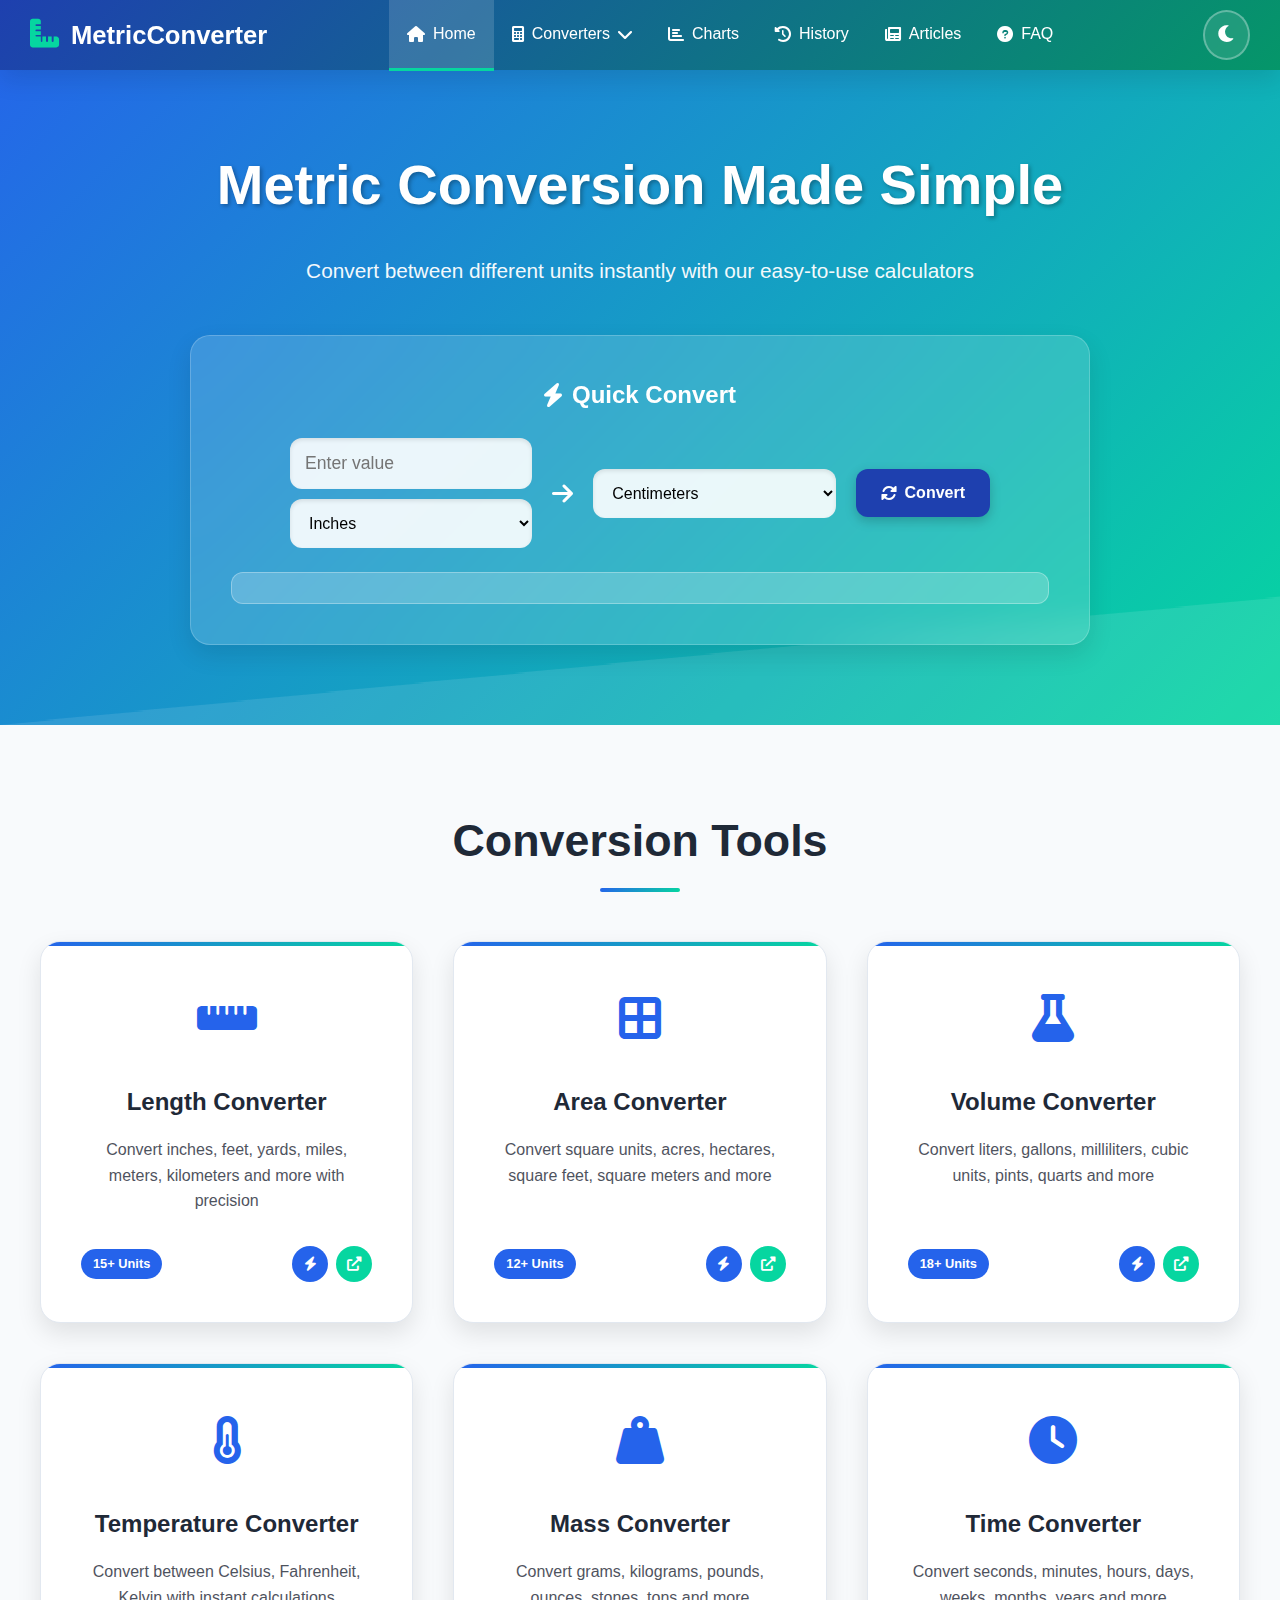
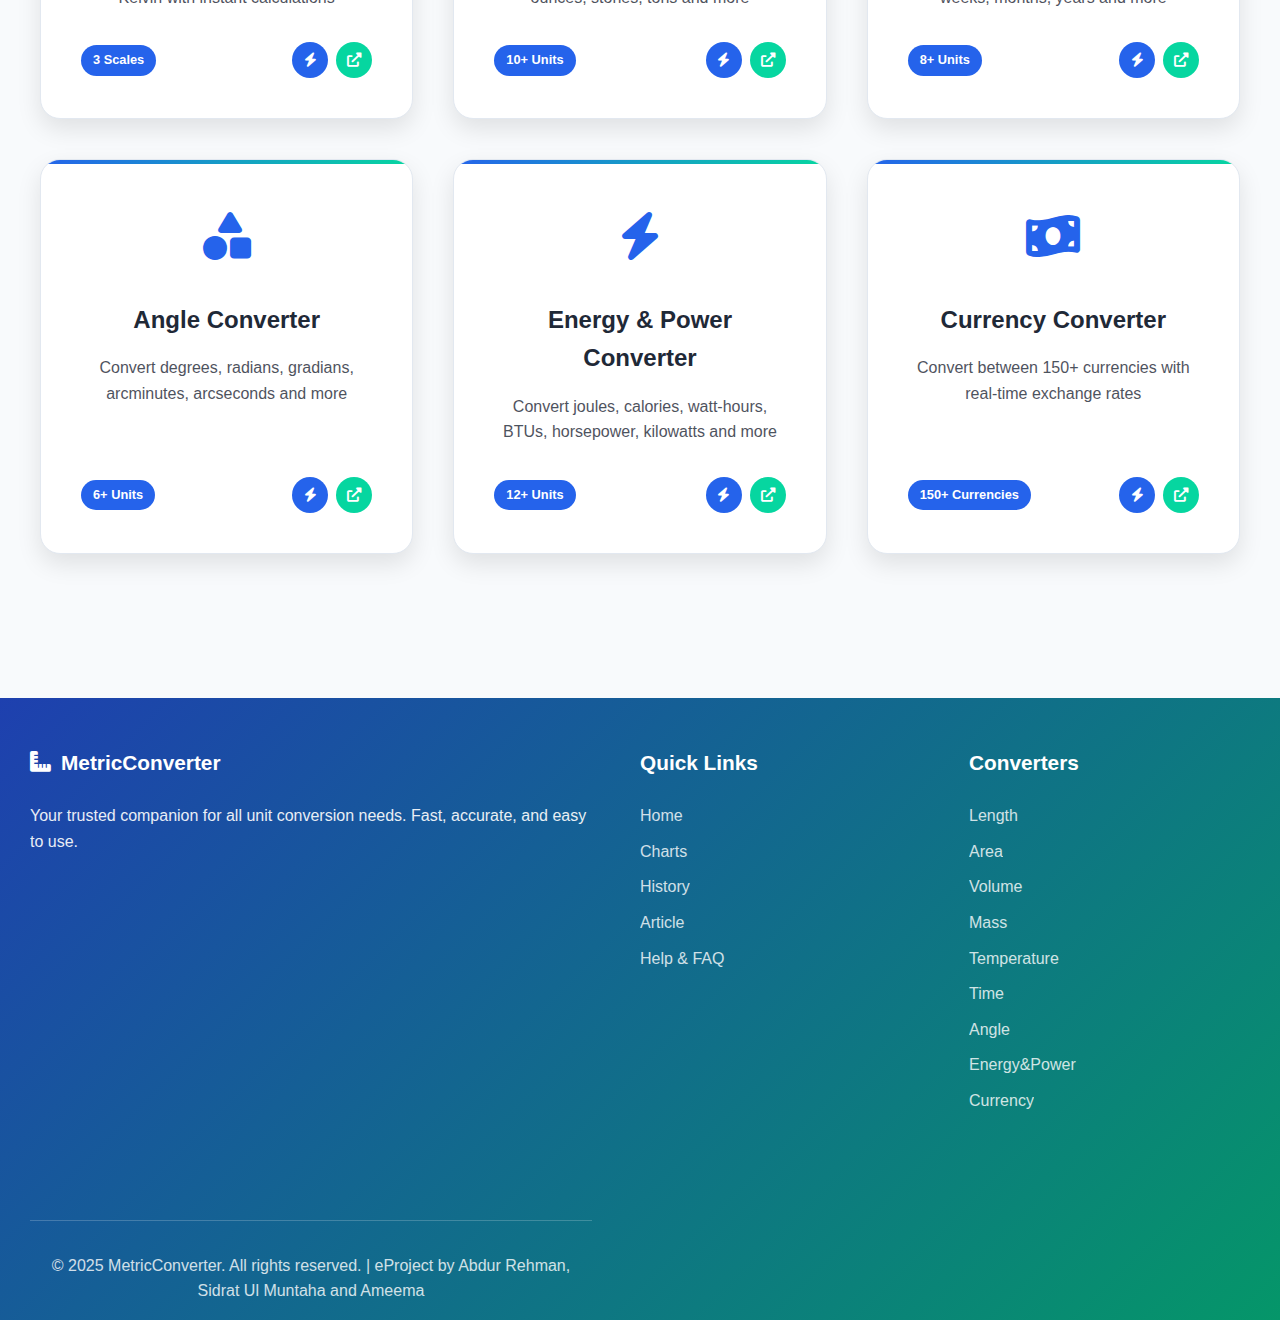
<file: index.html>
<!DOCTYPE html>
<html lang="en">
<head>
    <meta charset="UTF-8">
    <meta name="viewport" content="width=device-width, initial-scale=1.0">
    <title>MetricConverter - Unit Conversion Made Easy</title>
    <link rel="stylesheet" href="style.css">
    <!-- Font Awesome for icons -->
    <link rel="stylesheet" href="https://cdnjs.cloudflare.com/ajax/libs/font-awesome/6.0.0/css/all.min.css">
    <!-- Favicon -->
    <link rel="icon" type="image/x-icon" href="data:image/svg+xml,<svg xmlns='http://www.w3.org/2000/svg' viewBox='0 0 100 100'><text y='.9em' font-size='90'>📐</text></svg>">
</head>
<body>
    <!-- Top Navigation Bar -->
    <nav class="navbar">
        <div class="nav-container">
            <div class="nav-logo">
                <a href="index.html"><i class="fas fa-ruler-combined"></i></a>
                <span>MetricConverter</span>
            </div>
            <div class="nav-menu">
                <a href="index.html" class="nav-link active">
                    <i class="fas fa-home"></i>
                    <span>Home</span>
                </a>
                <div class="dropdown">
                    <a href="#" class="nav-link">
                        <i class="fas fa-calculator"></i>
                        <span>Converters</span>
                        <i class="fas fa-chevron-down"></i>
                    </a>
                   <div class="dropdown-content">
                     <a href="length.html"><i class="fas fa-ruler-horizontal"></i> Length</a>
                     <a href="area.html"><i class="fas fa-border-all"></i> Area</a>
                     <a href="volume.html"><i class="fas fa-flask"></i> Volume</a>
                     <a href="mass.html"><i class="fas fa-weight-hanging"></i> Mass</a>
                     <a href="temperature.html"><i class="fas fa-thermometer-half"></i> Temperature</a>
                     <a href="time.html"><i class="fas fa-clock"></i> Time</a>
                     <a href="angle.html"><i class="fas fa-shapes"></i> Angle</a>
                     <a href="energy-and-power.html"><i class="fas fa-bolt"></i> Energy and Power</a>
                     <a href="currency.html"><i class="fas fa-money-bill-wave"></i> Currency</a>
                   </div>
            </div>

                <a href="charts.html" class="nav-link">
                    <i class="fas fa-chart-bar"></i>
                    <span>Charts</span>
                </a>
                <a href="history.html" class="nav-link">
                    <i class="fas fa-history"></i>
                    <span>History</span>
                </a>
                <a href="articles.html" class="nav-link">
                    <i class="fas fa-newspaper"></i>
                    <span>Articles</span>
                </a>
                <a href="faq.html" class="nav-link">
                    <i class="fas fa-question-circle"></i>
                    <span>FAQ</span>
                </a>
            </div>
            <div class="nav-actions">
                <button id="darkModeToggle" class="dark-mode-btn">
                    <i class="fas fa-moon"></i>
                </button>
                <button class="mobile-menu-btn">
                    <i class="fas fa-bars"></i>
                </button>
            </div>
        </div>
    </nav>

    <!-- Mobile Menu  -->
<div class="mobile-menu">
    <div class="mobile-nav-links">
        <a href="index.html" class="mobile-nav-link active">
            <i class="fas fa-home"></i>
            <span>Home</span>
        </a>
        
        <!-- Mobile Dropdown for Converters -->
        <div class="mobile-dropdown">
            <button class="mobile-dropdown-toggle">
                <div class="toggle-content">
                    <i class="fas fa-calculator"></i>
                    <span>Converters</span>
                </div>
                <i class="fas fa-chevron-down"></i>
            </button>
            <div class="mobile-dropdown-content">
                <a href="length.html" class="mobile-nav-link">
                    <i class="fas fa-ruler-horizontal"></i>
                    <span>Length</span>
                </a>
                <a href="area.html" class="mobile-nav-link">
                    <i class="fas fa-border-all"></i>
                    <span>Area</span>
                </a>
                <a href="volume.html" class="mobile-nav-link">
                    <i class="fas fa-flask"></i>
                    <span>Volume</span>
                </a>
                <a href="mass.html" class="mobile-nav-link">
                    <i class="fas fa-weight-hanging"></i>
                    <span>Mass</span>
                </a>
                <a href="temperature.html" class="mobile-nav-link">
                    <i class="fas fa-thermometer-half"></i>
                    <span>Temperature</span>
                </a>
                <a href="time.html" class="mobile-nav-link">
                    <i class="fas fa-clock"></i>
                    <span>Time</span>
                </a>
                <a href="angle.html" class="mobile-nav-link">
                    <i class="fas fa-shapes"></i>
                    <span>Angle</span>
                </a>
                <a href="energy-and-power.html" class="mobile-nav-link">
                    <i class="fas fa-bolt"></i>
                    <span>Energy and Power</span>
                </a>
                <a href="currency.html" class="mobile-nav-link">
                    <i class="fas fa-money-bill-wave"></i>
                    <span>Currency</span>
                </a>
            </div>
        </div>

        <a href="charts.html" class="mobile-nav-link">
            <i class="fas fa-chart-bar"></i>
            <span>Charts</span>
        </a>
        <a href="history.html" class="mobile-nav-link">
            <i class="fas fa-history"></i>
            <span>History</span>
        </a>
        <a href="articles.html" class="mobile-nav-link">
            <i class="fas fa-newspaper"></i>
            <span>Articles</span>
        </a>
        <a href="faq.html" class="mobile-nav-link">
            <i class="fas fa-question-circle"></i>
            <span>FAQ</span>
        </a>
    </div>
</div>

    <!-- Hero Section -->
    <section class="hero">
        <div class="hero-container">
            <h1 class="hero-title">Metric Conversion Made Simple</h1>
            <p class="hero-subtitle">Convert between different units instantly with our easy-to-use calculators</p>
            
            <!-- Quick Converter -->
            <div class="quick-converter">
                <h3><i class="fas fa-bolt"></i> Quick Convert</h3>
                <div class="converter-form">
                    <div class="input-group">
                        <input type="number" id="quickValue" placeholder="Enter value" step="any">
                        <select id="quickFrom">
                            <option value="inches">Inches</option>
                            <option value="cm">Centimeters</option>
                            <option value="feet">Feet</option>
                            <option value="meters">Meters</option>
                            <option value="celsius">Celsius</option>
                            <option value="fahrenheit">Fahrenheit</option>
                        </select>
                    </div>
                    <div class="convert-arrow">
                        <i class="fas fa-arrow-right"></i>
                    </div>
                    <div class="input-group">
                        <select id="quickTo">
                            <option value="cm">Centimeters</option>
                            <option value="inches">Inches</option>
                            <option value="meters">Meters</option>
                            <option value="feet">Feet</option>
                            <option value="fahrenheit">Fahrenheit</option>
                            <option value="celsius">Celsius</option>
                        </select>
                    </div>
                    <button onclick="quickConvert()" class="convert-btn">
                        <i class="fas fa-sync-alt"></i> Convert
                    </button>
                </div>
                <div id="quickResult" class="result"></div>
            </div>
        </div>
    </section>

    <!-- Quick Access Cards -->
    <section class="features">
        <div class="container">
            <h2>Conversion Tools</h2>
            <div class="cards-grid">
                <!-- Length Card -->
                <div class="card" data-converter="length">
                    <div class="card-icon">
                        <i class="fas fa-ruler-horizontal"></i>
                    </div>
                    <h3>Length Converter</h3>
                    <p>Convert inches, feet, yards, miles, meters, kilometers and more with precision</p>
                    <div class="card-footer">
                        <span class="card-stats">15+ Units</span>
                        <div class="card-actions">
                            <button class="card-btn quick-action" data-action="quick-convert">
                                <i class="fas fa-bolt"></i>
                            </button>
                            <button class="card-btn explore-action" data-action="explore">
                                <i class="fas fa-external-link-alt"></i>
                            </button>
                        </div>
                    </div>
                    <div class="card-overlay">
                        <div class="overlay-content">
                            <h4>Quick Length Conversion</h4>
                            <div class="mini-converter">
                                <input type="number" class="mini-input" placeholder="Value" data-unit="from">
                                <select class="mini-select" data-unit="from">
                                    <option value="inches">Inches</option>
                                    <option value="feet">Feet</option>
                                    <option value="meters">Meters</option>
                                    <option value="cm">Centimeters</option>
                                </select>
                                <i class="fas fa-arrow-right"></i>
                                <select class="mini-select" data-unit="to">
                                    <option value="cm">Centimeters</option>
                                    <option value="inches">Inches</option>
                                    <option value="meters">Meters</option>
                                    <option value="feet">Feet</option>
                                </select>
                                <button class="mini-convert-btn">Convert</button>
                            </div>
                            <div class="mini-result"></div>
                            <button class="close-overlay">
                                <i class="fas fa-times"></i>
                            </button>
                        </div>
                    </div>
                </div>

                <!-- Area Card -->
                <div class="card" data-converter="area">
                    <div class="card-icon">
                        <i class="fas fa-border-all"></i>
                    </div>
                    <h3>Area Converter</h3>
                    <p>Convert square units, acres, hectares, square feet, square meters and more</p>
                    <div class="card-footer">
                        <span class="card-stats">12+ Units</span>
                        <div class="card-actions">
                            <button class="card-btn quick-action" data-action="quick-convert">
                                <i class="fas fa-bolt"></i>
                            </button>
                            <button class="card-btn explore-action" data-action="explore">
                                <i class="fas fa-external-link-alt"></i>
                            </button>
                        </div>
                    </div>
                    <div class="card-overlay">
                        <div class="overlay-content">
                            <h4>Quick Area Conversion</h4>
                            <div class="mini-converter">
                                <input type="number" class="mini-input" placeholder="Value" data-unit="from">
                                <select class="mini-select" data-unit="from">
                                    <option value="sqft">Square Feet</option>
                                    <option value="sqm">Square Meters</option>
                                    <option value="acres">Acres</option>
                                    <option value="hectares">Hectares</option>
                                </select>
                                <i class="fas fa-arrow-right"></i>
                                <select class="mini-select" data-unit="to">
                                    <option value="sqm">Square Meters</option>
                                    <option value="sqft">Square Feet</option>
                                    <option value="acres">Acres</option>
                                    <option value="hectares">Hectares</option>
                                </select>
                                <button class="mini-convert-btn">Convert</button>
                            </div>
                            <div class="mini-result"></div>
                            <button class="close-overlay">
                                <i class="fas fa-times"></i>
                            </button>
                        </div>
                    </div>
                </div>

                <!-- Volume Card -->
                <div class="card" data-converter="volume">
                    <div class="card-icon">
                        <i class="fas fa-flask"></i>
                    </div>
                    <h3>Volume Converter</h3>
                    <p>Convert liters, gallons, milliliters, cubic units, pints, quarts and more</p>
                    <div class="card-footer">
                        <span class="card-stats">18+ Units</span>
                        <div class="card-actions">
                            <button class="card-btn quick-action" data-action="quick-convert">
                                <i class="fas fa-bolt"></i>
                            </button>
                            <button class="card-btn explore-action" data-action="explore">
                                <i class="fas fa-external-link-alt"></i>
                            </button>
                        </div>
                    </div>
                    <div class="card-overlay">
                        <div class="overlay-content">
                            <h4>Quick Volume Conversion</h4>
                            <div class="mini-converter">
                                <input type="number" class="mini-input" placeholder="Value" data-unit="from">
                                <select class="mini-select" data-unit="from">
                                    <option value="liters">Liters</option>
                                    <option value="gallons">Gallons</option>
                                    <option value="ml">Milliliters</option>
                                    <option value="cubic-feet">Cubic Feet</option>
                                </select>
                                <i class="fas fa-arrow-right"></i>
                                <select class="mini-select" data-unit="to">
                                    <option value="gallons">Gallons</option>
                                    <option value="liters">Liters</option>
                                    <option value="ml">Milliliters</option>
                                    <option value="cubic-feet">Cubic Feet</option>
                                </select>
                                <button class="mini-convert-btn">Convert</button>
                            </div>
                            <div class="mini-result"></div>
                            <button class="close-overlay">
                                <i class="fas fa-times"></i>
                            </button>
                        </div>
                    </div>
                </div>

                <!-- Temperature Card -->
                <div class="card" data-converter="temperature">
                    <div class="card-icon">
                        <i class="fas fa-thermometer-half"></i>
                    </div>
                    <h3>Temperature Converter</h3>
                    <p>Convert between Celsius, Fahrenheit, Kelvin with instant calculations</p>
                    <div class="card-footer">
                        <span class="card-stats">3 Scales</span>
                        <div class="card-actions">
                            <button class="card-btn quick-action" data-action="quick-convert">
                                <i class="fas fa-bolt"></i>
                            </button>
                            <button class="card-btn explore-action" data-action="explore">
                                <i class="fas fa-external-link-alt"></i>
                            </button>
                        </div>
                    </div>
                    <div class="card-overlay">
                        <div class="overlay-content">
                            <h4>Quick Temperature Conversion</h4>
                            <div class="mini-converter">
                                <input type="number" class="mini-input" placeholder="Value" data-unit="from">
                                <select class="mini-select" data-unit="from">
                                    <option value="celsius">Celsius</option>
                                    <option value="fahrenheit">Fahrenheit</option>
                                    <option value="kelvin">Kelvin</option>
                                </select>
                                <i class="fas fa-arrow-right"></i>
                                <select class="mini-select" data-unit="to">
                                    <option value="fahrenheit">Fahrenheit</option>
                                    <option value="celsius">Celsius</option>
                                    <option value="kelvin">Kelvin</option>
                                </select>
                                <button class="mini-convert-btn">Convert</button>
                            </div>
                            <div class="mini-result"></div>
                            <button class="close-overlay">
                                <i class="fas fa-times"></i>
                            </button>
                        </div>
                    </div>
                </div>

                <!-- Mass Card -->
                <div class="card" data-converter="mass">
                    <div class="card-icon">
                        <i class="fas fa-weight-hanging"></i>
                    </div>
                    <h3>Mass Converter</h3>
                    <p>Convert grams, kilograms, pounds, ounces, stones, tons and more</p>
                    <div class="card-footer">
                        <span class="card-stats">10+ Units</span>
                        <div class="card-actions">
                            <button class="card-btn quick-action" data-action="quick-convert">
                                <i class="fas fa-bolt"></i>
                            </button>
                            <button class="card-btn explore-action" data-action="explore">
                                <i class="fas fa-external-link-alt"></i>
                            </button>
                        </div>
                    </div>
                    <div class="card-overlay">
                        <div class="overlay-content">
                            <h4>Quick Mass Conversion</h4>
                            <div class="mini-converter">
                                <input type="number" class="mini-input" placeholder="Value" data-unit="from">
                                <select class="mini-select" data-unit="from">
                                    <option value="kg">Kilograms</option>
                                    <option value="pounds">Pounds</option>
                                    <option value="grams">Grams</option>
                                    <option value="ounces">Ounces</option>
                                </select>
                                <i class="fas fa-arrow-right"></i>
                                <select class="mini-select" data-unit="to">
                                    <option value="pounds">Pounds</option>
                                    <option value="kg">Kilograms</option>
                                    <option value="grams">Grams</option>
                                    <option value="ounces">Ounces</option>
                                </select>
                                <button class="mini-convert-btn">Convert</button>
                            </div>
                            <div class="mini-result"></div>
                            <button class="close-overlay">
                                <i class="fas fa-times"></i>
                            </button>
                        </div>
                    </div>
                </div>

                <!-- Time Card -->
<div class="card" data-converter="time">
    <div class="card-icon">
        <i class="fas fa-clock"></i>
    </div>
    <h3>Time Converter</h3>
    <p>Convert seconds, minutes, hours, days, weeks, months, years and more</p>
    <div class="card-footer">
        <span class="card-stats">8+ Units</span>
        <div class="card-actions">
            <button class="card-btn quick-action" data-action="quick-convert">
                <i class="fas fa-bolt"></i>
            </button>
            <button class="card-btn explore-action" data-action="explore">
                <i class="fas fa-external-link-alt"></i>
            </button>
        </div>
    </div>
    <div class="card-overlay">
        <div class="overlay-content">
            <h4>Quick Time Conversion</h4>
            <div class="mini-converter">
                <input type="number" class="mini-input" placeholder="Value" data-unit="from">
                <select class="mini-select" data-unit="from">
                    <option value="seconds">Seconds</option>
                    <option value="minutes">Minutes</option>
                    <option value="hours">Hours</option>
                    <option value="days">Days</option>
                </select>
                <i class="fas fa-arrow-right"></i>
                <select class="mini-select" data-unit="to">
                    <option value="minutes">Minutes</option>
                    <option value="seconds">Seconds</option>
                    <option value="hours">Hours</option>
                    <option value="days">Days</option>
                </select>
                <button class="mini-convert-btn">Convert</button>
            </div>
            <div class="mini-result"></div>
            <button class="close-overlay">
                <i class="fas fa-times"></i>
            </button>
        </div>
    </div>
</div>

<!-- Angle Card -->
<div class="card" data-converter="angle">
    <div class="card-icon">
        <i class="fas fa-shapes"></i>
    </div>
    <h3>Angle Converter</h3>
    <p>Convert degrees, radians, gradians, arcminutes, arcseconds and more</p>
    <div class="card-footer">
        <span class="card-stats">6+ Units</span>
        <div class="card-actions">
            <button class="card-btn quick-action" data-action="quick-convert">
                <i class="fas fa-bolt"></i>
            </button>
            <button class="card-btn explore-action" data-action="explore">
                <i class="fas fa-external-link-alt"></i>
            </button>
        </div>
    </div>
    <div class="card-overlay">
        <div class="overlay-content">
            <h4>Quick Angle Conversion</h4>
            <div class="mini-converter">
                <input type="number" class="mini-input" placeholder="Value" data-unit="from">
                <select class="mini-select" data-unit="from">
                    <option value="degrees">Degrees</option>
                    <option value="radians">Radians</option>
                    <option value="gradians">Gradians</option>
                    <option value="arcminutes">Arcminutes</option>
                </select>
                <i class="fas fa-arrow-right"></i>
                <select class="mini-select" data-unit="to">
                    <option value="radians">Radians</option>
                    <option value="degrees">Degrees</option>
                    <option value="gradians">Gradians</option>
                    <option value="arcminutes">Arcminutes</option>
                </select>
                <button class="mini-convert-btn">Convert</button>
            </div>
            <div class="mini-result"></div>
            <button class="close-overlay">
                <i class="fas fa-times"></i>
            </button>
        </div>
    </div>
</div>

<!-- Energy and Power Card -->
<div class="card" data-converter="energy-and-power">
    <div class="card-icon">
        <i class="fas fa-bolt"></i>
    </div>
    <h3>Energy & Power Converter</h3>
    <p>Convert joules, calories, watt-hours, BTUs, horsepower, kilowatts and more</p>
    <div class="card-footer">
        <span class="card-stats">12+ Units</span>
        <div class="card-actions">
            <button class="card-btn quick-action" data-action="quick-convert">
                <i class="fas fa-bolt"></i>
            </button>
            <button class="card-btn explore-action" data-action="explore">
                <i class="fas fa-external-link-alt"></i>
            </button>
        </div>
    </div>
    <div class="card-overlay">
        <div class="overlay-content">
            <h4>Quick Energy & Power Conversion</h4>
            <div class="mini-converter">
                <input type="number" class="mini-input" placeholder="Value" data-unit="from">
                <select class="mini-select" data-unit="from">
                    <option value="joules">Joules</option>
                    <option value="calories">Calories</option>
                    <option value="watt-hours">Watt-hours</option>
                    <option value="btu">BTU</option>
                </select>
                <i class="fas fa-arrow-right"></i>
                <select class="mini-select" data-unit="to">
                    <option value="calories">Calories</option>
                    <option value="joules">Joules</option>
                    <option value="watt-hours">Watt-hours</option>
                    <option value="btu">BTU</option>
                </select>
                <button class="mini-convert-btn">Convert</button>
            </div>
            <div class="mini-result"></div>
            <button class="close-overlay">
                <i class="fas fa-times"></i>
            </button>
        </div>
    </div>
</div>

                <!-- Currency Card -->
                <div class="card" data-converter="currency">
                    <div class="card-icon">
                        <i class="fas fa-money-bill-wave"></i>
                    </div>
                    <h3>Currency Converter</h3>
                    <p>Convert between 150+ currencies with real-time exchange rates</p>
                    <div class="card-footer">
                        <span class="card-stats">150+ Currencies</span>
                        <div class="card-actions">
                            <button class="card-btn quick-action" data-action="quick-convert">
                                <i class="fas fa-bolt"></i>
                            </button>
                            <button class="card-btn explore-action" data-action="explore">
                                <i class="fas fa-external-link-alt"></i>
                            </button>
                        </div>
                    </div>
                    <div class="card-overlay">
                        <div class="overlay-content">
                            <h4>Quick Currency Conversion</h4>
                            <div class="mini-converter">
                                <input type="number" class="mini-input" placeholder="Value" data-unit="from">
                                <select class="mini-select" data-unit="from">
                                    <option value="USD">US Dollar</option>
                                    <option value="EUR">Euro</option>
                                    <option value="GBP">British Pound</option>
                                    <option value="JPY">Japanese Yen</option>
                                </select>
                                <i class="fas fa-arrow-right"></i>
                                <select class="mini-select" data-unit="to">
                                    <option value="EUR">Euro</option>
                                    <option value="USD">US Dollar</option>
                                    <option value="GBP">British Pound</option>
                                    <option value="JPY">Japanese Yen</option>
                                </select>
                                <button class="mini-convert-btn">Convert</button>
                            </div>
                            <div class="mini-result"></div>
                            <button class="close-overlay">
                                <i class="fas fa-times"></i>
                            </button>
                        </div>
                    </div>
                </div>
            </div>
        </div>
    </section>

    <!-- Footer -->
    <footer class="footer">
        <div class="container">
            <div class="footer-content">
                <div class="footer-section">
                    <h4><i class="fas fa-ruler-combined"></i> MetricConverter</h4>
                    <p>Your trusted companion for all unit conversion needs. Fast, accurate, and easy to use.</p>
                </div>
                <div class="footer-section">
                    <h4>Quick Links</h4>
                    <a href="index.html">Home</a>
                    <a href="charts.html">Charts</a>
                    <a href="history.html">History</a>
                    <a href="articles.html">Article</a>
                    <a href="faq.html">Help & FAQ</a>
                </div>
                <div class="footer-section">
                    <h4>Converters</h4>
                    <a href="length.html">Length</a>
                    <a href="area.html">Area</a>
                    <a href="volume.html">Volume</a>
                    <a href="mass.html">Mass</a>
                    <a href="temperature.html">Temperature</a>
                    <a href="time.html">Time</a>
                    <a href="angle.html">Angle</a>
                    <a href="energy-and-power.html">Energy&Power</a>
                    <a href="currency.html">Currency</a>
                </div>
                <div class="footer-bottom">
                <p>&copy; 2025 MetricConverter. All rights reserved. | eProject by Abdur Rehman, Sidrat Ul Muntaha and Ameema</p>
            </div>
        </div>
    </footer>

    <script src="script.js"></script>
</body>
</html>
</file>
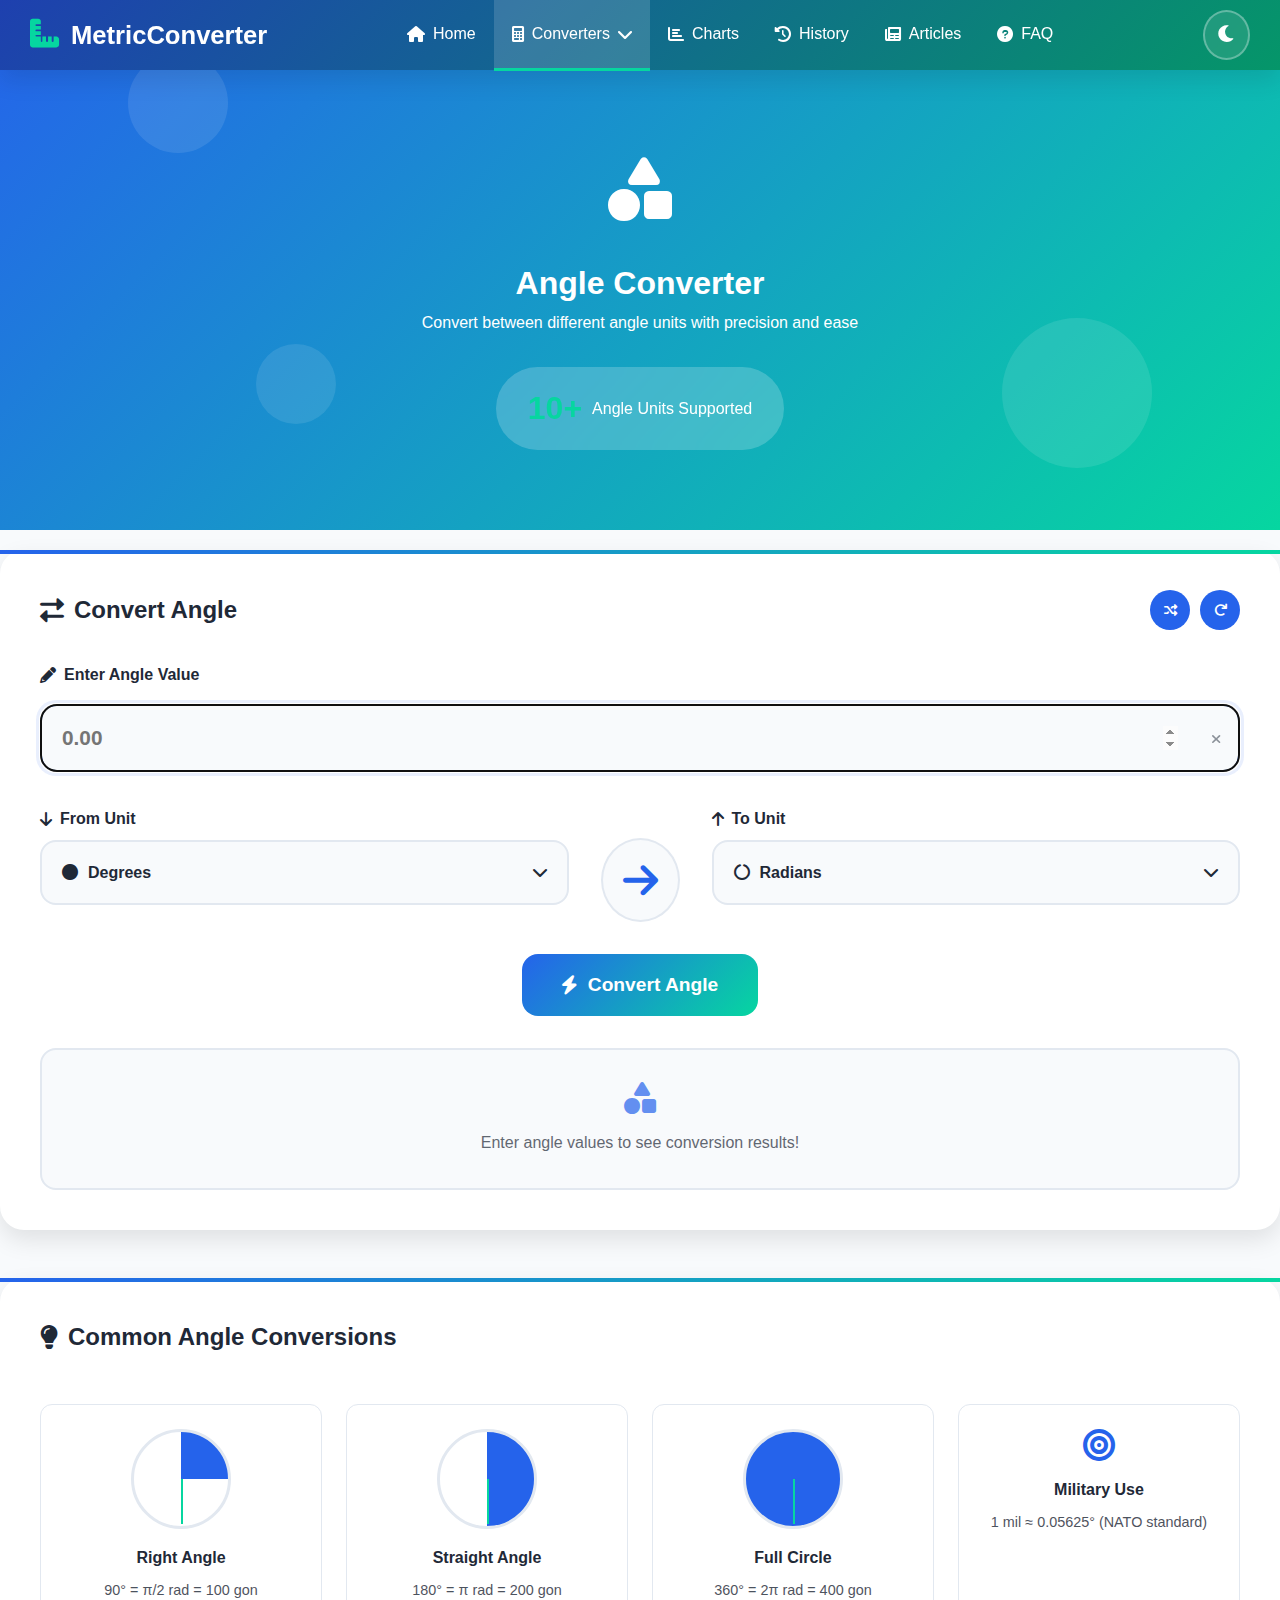
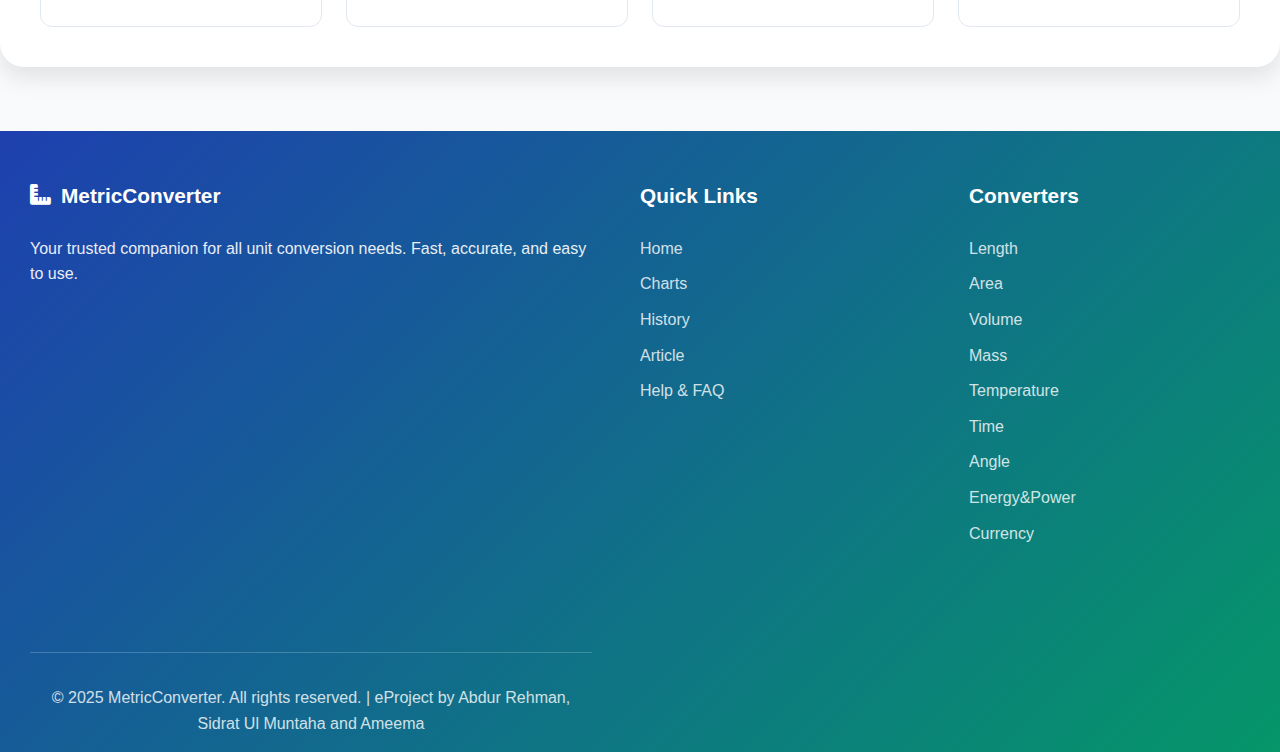
<file: angle.html>
<!DOCTYPE html>
<html lang="en">
<head>
    <meta charset="UTF-8">
    <meta name="viewport" content="width=device-width, initial-scale=1.0">
    <title>Angle Converter - MetricConverter</title>
    <link rel="stylesheet" href="style.css">
    <link rel="stylesheet" href="https://cdnjs.cloudflare.com/ajax/libs/font-awesome/6.0.0/css/all.min.css">
    <link rel="icon" type="image/x-icon" href="data:image/svg+xml,<svg xmlns='http://www.w3.org/2000/svg' viewBox='0 0 100 100'><text y='.9em' font-size='90'>📐</text></svg>">
    <style>
       

        /* Hero Section */
        .converter-hero {
            background: var(--gradient-primary);
            color: white;
            padding: 140px 20px 80px;
            text-align: center;
            position: relative;
            overflow: hidden;
        }

        .hero-bg-animation {
            position: absolute;
            top: 0;
            left: 0;
            width: 100%;
            height: 100%;
            overflow: hidden;
        }

        .floating-shape {
            position: absolute;
            background: rgba(255,255,255,0.1);
            border-radius: 50%;
            animation: float 6s ease-in-out infinite;
        }

        .shape-1 {
            width: 100px;
            height: 100px;
            top: 10%;
            left: 10%;
            animation-delay: 0s;
        }

        .shape-2 {
            width: 150px;
            height: 150px;
            top: 60%;
            right: 10%;
            animation-delay: 2s;
        }

        .shape-3 {
            width: 80px;
            height: 80px;
            bottom: 20%;
            left: 20%;
            animation-delay: 4s;
        }

        @keyframes float {
            0%, 100% { transform: translateY(0px) rotate(0deg); }
            50% { transform: translateY(-20px) rotate(180deg); }
        }

        .header-icon.animated-icon {
            font-size: 4rem;
            margin-bottom: 1rem;
            animation: bounce 2s ease-in-out infinite;
        }

        @keyframes bounce {
            0%, 100% { transform: translateY(0); }
            50% { transform: translateY(-10px); }
        }

        .animate-pop-in {
            animation: popIn 0.8s ease-out;
        }

        @keyframes popIn {
            0% { opacity: 0; transform: scale(0.8); }
            100% { opacity: 1; transform: scale(1); }
        }

        .unit-counter {
            margin-top: 2rem;
            padding: 1rem 2rem;
            background: rgba(255,255,255,0.2);
            border-radius: 50px;
            display: inline-flex;
            align-items: center;
            gap: 10px;
            backdrop-filter: blur(10px);
        }

        .counter-number {
            font-size: 2rem;
            font-weight: 800;
            color: var(--accent-color);
        }

        /* Glassmorphism Converter Card */
        .glassmorphism {
            background: rgba(255, 255, 255, 0.1);
            backdrop-filter: blur(20px);
            border: 1px solid rgba(255, 255, 255, 0.2);
            box-shadow: 0 8px 32px rgba(0,0,0,0.1);
        }

        .converter-card {
            margin-top: 20px;
            border-radius: 24px;
            padding: 2.5rem;
            margin-bottom: 3rem;
            position: relative;
            overflow: visible;
            background: var(--card-bg);
            box-shadow: var(--shadow);
        }

        .converter-card::before {
            content: '';
            position: absolute;
            top: 0;
            left: 0;
            right: 0;
            height: 4px;
            background: var(--gradient-primary);
        }

        .card-header {
            display: flex;
            justify-content: space-between;
            align-items: center;
            margin-bottom: 2rem;
        }

        .card-header h2 {
            color: var(--text-color);
            display: flex;
            align-items: center;
            gap: 10px;
        }

        .converter-actions {
            display: flex;
            gap: 10px;
        }

        .action-btn {
            background: var(--primary-color);
            color: white;
            border: none;
            width: 40px;
            height: 40px;
            border-radius: 50%;
            display: flex;
            align-items: center;
            justify-content: center;
            cursor: pointer;
            transition: all 0.3s ease;
        }

        .action-btn:hover {
            background: var(--secondary-color);
            transform: scale(1.1);
        }

        /* Fancy Input */
        .fancy-input {
            position: relative;
        }

        .fancy-input label {
            display: flex;
            align-items: center;
            gap: 8px;
            margin-bottom: 0.5rem;
            font-weight: 600;
            color: var(--text-color);
        }

        .input-with-actions {
            position: relative;
            display: flex;
            align-items: center;
        }

        .input-with-actions input {
            width: 100%;
            padding: 20px;
            border: 2px solid var(--border-color);
            border-radius: 16px;
            font-size: 1.3rem;
            font-weight: 600;
            background: var(--bg-color);
            color: var(--text-color);
            transition: all 0.3s ease;
            padding-right: 60px;
        }

        .input-with-actions input:focus {
            border-color: var(--primary-color);
            box-shadow: 0 0 0 4px rgba(37, 99, 235, 0.1);
            transform: translateY(-2px);
        }

        .clear-btn {
            position: absolute;
            right: 15px;
            background: none;
            border: none;
            color: var(--text-color);
            opacity: 0.5;
            cursor: pointer;
            padding: 5px;
            border-radius: 50%;
            transition: all 0.3s ease;
        }

        .clear-btn:hover {
            opacity: 1;
            background: rgba(0,0,0,0.1);
        }

        /* Beautiful Custom Dropdown */
        .units-selection {
            display: grid;
            grid-template-columns: 1fr auto 1fr;
            gap: 2rem;
            align-items: start;
            margin: 2rem 0;
        }

        .unit-selector {
            position: relative;
        }

        .selector-header {
            display: flex;
            align-items: center;
            gap: 8px;
            margin-bottom: 0.5rem;
            font-weight: 600;
            color: var(--text-color);
        }

        .custom-dropdown {
            position: relative;
        }

        .dropdown-selected {
            background: var(--bg-color);
            border: 2px solid var(--border-color);
            border-radius: 16px;
            padding: 18px 20px;
            cursor: pointer;
            display: flex;
            justify-content: space-between;
            align-items: center;
            transition: all 0.3s ease;
            min-height: 60px;
        }

        .dropdown-selected:hover {
            border-color: var(--primary-color);
            transform: translateY(-2px);
        }

        .selected-value {
            display: flex;
            align-items: center;
            gap: 10px;
            font-weight: 600;
        }

        .dropdown-arrow {
            transition: transform 0.3s ease;
        }

        .dropdown-options {
            position: absolute;
            top: 100%;
            left: 0;
            right: 0;
            background: var(--card-bg);
            border: 2px solid var(--border-color);
            border-radius: 16px;
            margin-top: 5px;
            box-shadow: var(--shadow-hover);
            z-index: 9999;
            display: none;
            overflow: hidden;
            max-height: 400px;
            overflow-y: auto;
        }

        .dropdown-options.active {
            display: block;
            animation: slideDown 0.3s ease;
        }

        @keyframes slideDown {
            from { opacity: 0; transform: translateY(-10px); }
            to { opacity: 1; transform: translateY(0); }
        }

        .search-box {
            position: relative;
            padding: 15px;
            border-bottom: 1px solid var(--border-color);
        }

        .search-box input {
            width: 100%;
            padding: 12px 40px 12px 15px;
            border: 1px solid var(--border-color);
            border-radius: 10px;
            background: var(--bg-color);
            color: var(--text-color);
        }

        .search-box i {
            position: absolute;
            right: 25px;
            top: 50%;
            transform: translateY(-50%);
            color: var(--text-color);
            opacity: 0.5;
        }

        .options-list {
            max-height: 350px;
            overflow-y: auto;
        }

        .unit-category {
            padding: 10px 15px;
            background: var(--primary-color);
            color: white;
            font-weight: 600;
            font-size: 0.9rem;
            display: flex;
            align-items: center;
            gap: 8px;
        }

        .unit-category i {
            font-size: 0.8rem;
        }

        .option {
            padding: 15px 20px;
            cursor: pointer;
            display: flex;
            align-items: center;
            gap: 12px;
            transition: all 0.3s ease;
            border-bottom: 1px solid var(--border-color);
        }

        .option:last-child {
            border-bottom: none;
        }

        .option:hover {
            background: var(--primary-color);
            color: white;
        }

        .option i {
            width: 20px;
            text-align: center;
        }

        .option span {
            flex: 1;
            font-weight: 500;
        }

        .option small {
            opacity: 0.7;
            font-size: 0.8rem;
        }

        /* Animated Arrow */
        .animated-arrow {
            display: flex;
            align-items: center;
            justify-content: center;
            padding-top: 2rem;
        }

        .animated-arrow i {
            font-size: 2.5rem;
            color: var(--primary-color);
            background: var(--bg-color);
            padding: 20px;
            border-radius: 50%;
            border: 2px solid var(--border-color);
            animation: pulse 2s ease-in-out infinite;
        }

        @keyframes pulse {
            0%, 100% { transform: scale(1); }
            50% { transform: scale(1.1); }
        }

        /* Shiny Convert Button */
        .convert-btn-main {
            background: var(--gradient-primary);
            color: white;
            border: none;
            padding: 20px 40px;
            border-radius: 16px;
            font-size: 1.2rem;
            font-weight: 600;
            cursor: pointer;
            display: flex;
            align-items: center;
            gap: 12px;
            margin: 2rem auto;
            transition: all 0.3s ease;
            position: relative;
            overflow: hidden;
        }

        .convert-btn-main:hover {
            transform: translateY(-3px);
            box-shadow: 0 10px 25px rgba(37, 99, 235, 0.3);
        }

        .btn-shine {
            position: absolute;
            top: 0;
            left: -100%;
            width: 100%;
            height: 100%;
            background: linear-gradient(90deg, transparent, rgba(255,255,255,0.3), transparent);
            transition: left 0.5s ease;
        }

        .convert-btn-main:hover .btn-shine {
            left: 100%;
        }

        /* Animated Result Section */
        .result-section {
            background: var(--bg-color);
            border-radius: 16px;
            padding: 2rem;
            margin-top: 2rem;
            border: 2px solid var(--border-color);
            min-height: 120px;
            display: flex;
            align-items: center;
            justify-content: center;
            transition: all 0.3s ease;
        }

        .result-placeholder {
            text-align: center;
            color: var(--text-color);
            opacity: 0.7;
        }

        .result-placeholder i {
            font-size: 2rem;
            margin-bottom: 1rem;
            display: block;
            color: var(--primary-color);
        }

        .animated-pulse {
            animation: gentlePulse 2s ease-in-out infinite;
        }

        @keyframes gentlePulse {
            0%, 100% { opacity: 0.7; }
            50% { opacity: 1; }
        }

        .success-result {
            width: 100%;
            text-align: center;
        }

        .result-animation {
            font-size: 3rem;
            color: var(--accent-color);
            margin-bottom: 1rem;
            animation: bounce 1s ease-in-out;
        }

        .result-value {
            font-size: 1.5rem;
            font-weight: 700;
            color: var(--primary-color);
            margin-bottom: 1.5rem;
        }

        .result-details {
            background: rgba(37, 99, 235, 0.1);
            padding: 1.5rem;
            border-radius: 12px;
            text-align: left;
        }

        .result-details p {
            margin-bottom: 0.5rem;
        }

        .error-message {
            color: #ff4444;
            text-align: center;
            padding: 2rem;
        }

        .error-message i {
            font-size: 3rem;
            margin-bottom: 1rem;
            display: block;
        }

        /* Angle-specific styles */
        .angle-examples {
            display: grid;
            grid-template-columns: repeat(auto-fit, minmax(250px, 1fr));
            gap: 1.5rem;
            margin-top: 3rem;
        }

        .angle-example-card {
            background: var(--card-bg);
            padding: 1.5rem;
            border-radius: 12px;
            border: 1px solid var(--border-color);
            text-align: center;
            transition: all 0.3s ease;
        }

        .angle-example-card:hover {
            transform: translateY(-5px);
            box-shadow: var(--shadow-hover);
        }

        .angle-example-card i {
            font-size: 2rem;
            color: var(--primary-color);
            margin-bottom: 1rem;
        }

        .angle-example-card h4 {
            margin-bottom: 0.5rem;
            color: var(--text-color);
        }

        .angle-example-card p {
            color: var(--text-color);
            opacity: 0.8;
            font-size: 0.9rem;
        }

        .angle-visual {
            width: 100px;
            height: 100px;
            margin: 0 auto 1rem;
            background: conic-gradient(var(--primary-color) 0%, transparent 0%);
            border-radius: 50%;
            border: 3px solid var(--border-color);
            position: relative;
        }

        .angle-visual::after {
            content: '';
            position: absolute;
            top: 50%;
            left: 50%;
            width: 2px;
            height: 45px;
            background: var(--accent-color);
            transform-origin: bottom center;
        }

        /* Footer */
        .footer {
            background: var(--gradient-secondary);
            color: white;
            padding: 3rem 0 1rem;
            margin-top: 4rem;
        }

        .footer-content {
            display: grid;
            grid-template-columns: 2fr 1fr 1fr;
            gap: 3rem;
            max-width: 1400px;
            margin: 0 auto;
            padding: 0 30px;
        }

        .footer-section h4 {
            margin-bottom: 1.5rem;
            font-size: 1.3rem;
            display: flex;
            align-items: center;
            gap: 10px;
        }

        .footer-section p {
            opacity: 0.9;
            line-height: 1.6;
        }

        .footer-section a {
            color: white;
            text-decoration: none;
            display: block;
            margin-bottom: 10px;
            opacity: 0.8;
            transition: all 0.3s ease;
        }

        .footer-section a:hover {
            opacity: 1;
            transform: translateX(5px);
        }

        .footer-bottom {
            text-align: center;
            margin-top: 3rem;
            padding-top: 2rem;
            border-top: 1px solid rgba(255,255,255,0.2);
        }

        .footer-bottom p {
            opacity: 0.8;
            font-size: 1rem;
        }

        /* Responsive Design */
        @media (max-width: 768px) {
            .units-selection {
                grid-template-columns: 1fr;
                gap: 1rem;
            }
            
            .animated-arrow {
                transform: rotate(90deg);
                padding: 1rem 0;
            }
            
            .unit-counter {
                flex-direction: column;
                gap: 5px;
            }

            .angle-examples {
                grid-template-columns: 1fr;
            }
        }
        @media (max-width: 768px) {


/* Navbar */
.navbar .nav-menu {
display: none;
}
.mobile-menu-btn {
display: block;
}


/* Converter Card */
.converter-card {
padding: 1.5rem;
}


.units-selection {
grid-template-columns: 1fr !important;
gap: 1rem;
}


.animated-arrow {
transform: rotate(90deg);
margin: 1rem 0;
}


.dropdown-selected {
min-height: 55px;
padding: 14px 18px;
}


.input-with-actions input {
font-size: 1.1rem;
padding: 16px;
}


/* Result Section */
.result-value {
font-size: 1.2rem;
}


.result-details {
font-size: 0.9rem;
}


/* Footer */
.footer-content {
grid-template-columns: 1fr;
text-align: center;
}
}


/* ===== SMALL MOBILES (max-width: 480px) ===== */
@media (max-width: 480px) {


.converter-hero {
padding: 100px 20px 60px;
}


h1 {
font-size: 1.8rem !important;
}


.converter-card {
padding: 1rem;
}


.convert-btn-main {
padding: 15px 25px;
font-size: 1rem;
}


.dropdown-selected {
font-size: 0.9rem;
}


.result-animation {
font-size: 2.2rem;
}


}       

    </style>
</head>
<body>
     <!-- Top Navigation Bar -->
    <nav class="navbar">
        <div class="nav-container">
            <div class="nav-logo">
                <a href="index.html"><i class="fas fa-ruler-combined"></i></a>
                <span>MetricConverter</span>
            </div>
            <div class="nav-menu">
                <a href="index.html" class="nav-link">
                    <i class="fas fa-home"></i>
                    <span>Home</span>
                </a>
                <div class="dropdown">
                    <a href="#" class="nav-link active">
                        <i class="fas fa-calculator"></i>
                        <span>Converters</span>
                        <i class="fas fa-chevron-down"></i>
                    </a>
                   <div class="dropdown-content">
                     <a href="length.html"><i class="fas fa-ruler-horizontal"></i> Length</a>
                     <a href="area.html"><i class="fas fa-border-all"></i> Area</a>
                     <a href="volume.html"><i class="fas fa-flask"></i> Volume</a>
                     <a href="mass.html"><i class="fas fa-weight-hanging"></i> Mass</a>
                     <a href="temperature.html"><i class="fas fa-thermometer-half"></i> Temperature</a>
                     <a href="time.html"><i class="fas fa-clock"></i> Time</a>
                     <a href="angle.html"><i class="fas fa-shapes"></i> Angle</a>
                     <a href="energy-and-power.html"><i class="fas fa-bolt"></i> Energy and Power</a>
                     <a href="currency.html"><i class="fas fa-money-bill-wave"></i> Currency</a>
                   </div>
            </div>

                <a href="charts.html" class="nav-link">
                    <i class="fas fa-chart-bar"></i>
                    <span>Charts</span>
                </a>
                <a href="history.html" class="nav-link">
                    <i class="fas fa-history"></i>
                    <span>History</span>
                </a>
                <a href="articles.html" class="nav-link">
                    <i class="fas fa-newspaper"></i>
                    <span>Articles</span>
                </a>
                <a href="faq.html" class="nav-link">
                    <i class="fas fa-question-circle"></i>
                    <span>FAQ</span>
                </a>
            </div>
            <div class="nav-actions">
                <button id="darkModeToggle" class="dark-mode-btn">
                    <i class="fas fa-moon"></i>
                </button>
                <button class="mobile-menu-btn">
                    <i class="fas fa-bars"></i>
                </button>
            </div>
        </div>
    </nav>

    <!-- Mobile Menu  -->
<div class="mobile-menu">
    <div class="mobile-nav-links">
        <a href="index.html" class="mobile-nav-link">
            <i class="fas fa-home"></i>
            <span>Home</span>
        </a>
        
        <!-- Mobile Dropdown for Converters -->
        <div class="mobile-dropdown">
            <button class="mobile-dropdown-toggle">
                <div class="toggle-content">
                    <i class="fas fa-calculator"></i>
                    <span>Converters</span>
                </div>
                <i class="fas fa-chevron-down"></i>
            </button>
            <div class="mobile-dropdown-content">
                <a href="length.html" class="mobile-nav-link">
                    <i class="fas fa-ruler-horizontal"></i>
                    <span>Length</span>
                </a>
                <a href="area.html" class="mobile-nav-link">
                    <i class="fas fa-border-all"></i>
                    <span>Area</span>
                </a>
                <a href="volume.html" class="mobile-nav-link">
                    <i class="fas fa-flask"></i>
                    <span>Volume</span>
                </a>
                <a href="mass.html" class="mobile-nav-link">
                    <i class="fas fa-weight-hanging"></i>
                    <span>Mass</span>
                </a>
                <a href="temperature.html" class="mobile-nav-link">
                    <i class="fas fa-thermometer-half"></i>
                    <span>Temperature</span>
                </a>
                <a href="time.html" class="mobile-nav-link">
                    <i class="fas fa-clock"></i>
                    <span>Time</span>
                </a>
                <a href="angle.html" class="mobile-nav-link active">
                    <i class="fas fa-shapes"></i>
                    <span>Angle</span>
                </a>
                <a href="energy-and-power.html" class="mobile-nav-link">
                    <i class="fas fa-bolt"></i>
                    <span>Energy and Power</span>
                </a>
                <a href="currency.html" class="mobile-nav-link">
                    <i class="fas fa-money-bill-wave"></i>
                    <span>Currency</span>
                </a>
            </div>
        </div>

        <a href="charts.html" class="mobile-nav-link">
            <i class="fas fa-chart-bar"></i>
            <span>Charts</span>
        </a>
        <a href="history.html" class="mobile-nav-link">
            <i class="fas fa-history"></i>
            <span>History</span>
        </a>
        <a href="articles.html" class="mobile-nav-link">
            <i class="fas fa-newspaper"></i>
            <span>Articles</span>
        </a>
        <a href="faq.html" class="mobile-nav-link">
            <i class="fas fa-question-circle"></i>
            <span>FAQ</span>
        </a>
    </div>
</div>


    <!-- Animated Hero Section -->
    <section class="converter-hero">
        <div class="hero-bg-animation">
            <div class="floating-shape shape-1"></div>
            <div class="floating-shape shape-2"></div>
            <div class="floating-shape shape-3"></div>
        </div>
        <div class="container">
            <div class="converter-header">
                <div class="header-icon animated-icon">
                    <i class="fas fa-shapes"></i>
                </div>
                <h1 class="animate-pop-in">Angle Converter</h1>
                <p class="animate-pop-in">Convert between different angle units with precision and ease</p>
                <div class="unit-counter">
                    <span class="counter-number">10+</span>
                    <span>Angle Units Supported</span>
                </div>
            </div>
        </div>
    </section>

    <!-- Main Converter Section -->
    <section class="converter-section">
        <div class="container">
            <!-- Interactive Converter Card -->
            <div class="converter-card">
                <div class="card-header">
                    <h2><i class="fas fa-exchange-alt"></i> Convert Angle</h2>
                    <div class="converter-actions">
                        <button class="action-btn" id="swapBtn" title="Swap Units">
                            <i class="fas fa-random"></i>
                        </button>
                        <button class="action-btn" id="resetBtn" title="Reset">
                            <i class="fas fa-redo"></i>
                        </button>
                    </div>
                </div>

                <div class="converter-body">
                    <!-- Input Section -->
                    <div class="input-section">
                        <div class="input-group fancy-input">
                            <label for="angleValue">
                                <i class="fas fa-pencil-alt"></i>
                                Enter Angle Value
                            </label>
                            <div class="input-with-actions">
                                <input type="number" id="angleValue" placeholder="0.00" step="any" autofocus>
                                <button class="clear-btn" id="clearBtn">
                                    <i class="fas fa-times"></i>
                                </button>
                            </div>
                        </div>
                    </div>

                    <!-- Units Selection with Beautiful Dropdowns -->
                    <div class="units-selection">
                        <div class="unit-selector">
                            <div class="selector-header">
                                <i class="fas fa-arrow-down"></i>
                                <span>From Unit</span>
                            </div>
                            <div class="custom-dropdown">
                                <div class="dropdown-selected" id="fromDropdownSelected">
                                    <span class="selected-value">
                                        <i class="fas fa-circle"></i>
                                        Degrees
                                    </span>
                                    <i class="fas fa-chevron-down dropdown-arrow"></i>
                                </div>
                                <div class="dropdown-options" id="fromDropdown">
                                    <div class="search-box">
                                        <input type="text" placeholder="Search units..." id="fromSearch">
                                        <i class="fas fa-search"></i>
                                    </div>
                                    <div class="options-list">
                                        <div class="unit-category">
                                            <i class="fas fa-protractor"></i>
                                            Common Angle Units
                                        </div>
                                        <div class="option" data-value="degrees">
                                            <i class="fas fa-circle"></i>
                                            <span>Degrees</span>
                                            <small>°</small>
                                        </div>
                                        <div class="option" data-value="radians">
                                            <i class="fas fa-circle-notch"></i>
                                            <span>Radians</span>
                                            <small>rad</small>
                                        </div>
                                        <div class="option" data-value="gradians">
                                            <i class="fas fa-square"></i>
                                            <span>Gradians</span>
                                            <small>gon</small>
                                        </div>
                                        <div class="option" data-value="turns">
                                            <i class="fas fa-redo"></i>
                                            <span>Turns (Revolutions)</span>
                                            <small>turn</small>
                                        </div>
                                        
                                        <div class="unit-category">
                                            <i class="fas fa-compass"></i>
                                            Navigation & Surveying
                                        </div>
                                        <div class="option" data-value="minutes">
                                            <i class="fas fa-clock"></i>
                                            <span>Arcminutes</span>
                                            <small>′</small>
                                        </div>
                                        <div class="option" data-value="seconds">
                                            <i class="fas fa-stopwatch"></i>
                                            <span>Arcseconds</span>
                                            <small>″</small>
                                        </div>
                                        <div class="option" data-value="mils">
                                            <i class="fas fa-bullseye"></i>
                                            <span>Mils (NATO)</span>
                                            <small>mil</small>
                                        </div>
                                        
                                        <div class="unit-category">
                                            <i class="fas fa-star"></i>
                                            Special Units
                                        </div>
                                        <div class="option" data-value="points">
                                            <i class="fas fa-dharmachakra"></i>
                                            <span>Points</span>
                                            <small>pt</small>
                                        </div>
                                        <div class="option" data-value="hourangle">
                                            <i class="fas fa-clock"></i>
                                            <span>Hour Angle</span>
                                            <small>h</small>
                                        </div>
                                        <div class="option" data-value="binary">
                                            <i class="fas fa-laptop-code"></i>
                                            <span>Binary Degrees</span>
                                            <small>brad</small>
                                        </div>
                                    </div>
                                </div>
                            </div>
                        </div>

                        <div class="convert-arrow animated-arrow">
                            <i class="fas fa-arrow-right"></i>
                        </div>

                        <div class="unit-selector">
                            <div class="selector-header">
                                <i class="fas fa-arrow-up"></i>
                                <span>To Unit</span>
                            </div>
                            <div class="custom-dropdown">
                                <div class="dropdown-selected" id="toDropdownSelected">
                                    <span class="selected-value">
                                        <i class="fas fa-circle-notch"></i>
                                        Radians
                                    </span>
                                    <i class="fas fa-chevron-down dropdown-arrow"></i>
                                </div>
                                <div class="dropdown-options" id="toDropdown">
                                    <div class="search-box">
                                        <input type="text" placeholder="Search units..." id="toSearch">
                                        <i class="fas fa-search"></i>
                                    </div>
                                    <div class="options-list">
                                        <div class="unit-category">
                                            <i class="fas fa-protractor"></i>
                                            Common Angle Units
                                        </div>
                                        <div class="option" data-value="radians">
                                            <i class="fas fa-circle-notch"></i>
                                            <span>Radians</span>
                                            <small>rad</small>
                                        </div>
                                        <div class="option" data-value="degrees">
                                            <i class="fas fa-circle"></i>
                                            <span>Degrees</span>
                                            <small>°</small>
                                        </div>
                                        <div class="option" data-value="gradians">
                                            <i class="fas fa-square"></i>
                                            <span>Gradians</span>
                                            <small>gon</small>
                                        </div>
                                        <div class="option" data-value="turns">
                                            <i class="fas fa-redo"></i>
                                            <span>Turns (Revolutions)</span>
                                            <small>turn</small>
                                        </div>
                                        
                                        <div class="unit-category">
                                            <i class="fas fa-compass"></i>
                                            Navigation & Surveying
                                        </div>
                                        <div class="option" data-value="minutes">
                                            <i class="fas fa-clock"></i>
                                            <span>Arcminutes</span>
                                            <small>′</small>
                                        </div>
                                        <div class="option" data-value="seconds">
                                            <i class="fas fa-stopwatch"></i>
                                            <span>Arcseconds</span>
                                            <small>″</small>
                                        </div>
                                        <div class="option" data-value="mils">
                                            <i class="fas fa-bullseye"></i>
                                            <span>Mils (NATO)</span>
                                            <small>mil</small>
                                        </div>
                                        
                                        <div class="unit-category">
                                            <i class="fas fa-star"></i>
                                            Special Units
                                        </div>
                                        <div class="option" data-value="points">
                                            <i class="fas fa-dharmachakra"></i>
                                            <span>Points</span>
                                            <small>pt</small>
                                        </div>
                                        <div class="option" data-value="hourangle">
                                            <i class="fas fa-clock"></i>
                                            <span>Hour Angle</span>
                                            <small>h</small>
                                        </div>
                                        <div class="option" data-value="binary">
                                            <i class="fas fa-laptop-code"></i>
                                            <span>Binary Degrees</span>
                                            <small>brad</small>
                                        </div>
                                    </div>
                                </div>
                            </div>
                        </div>
                    </div>

                    <!-- Convert Button -->
                    <button class="convert-btn-main" id="convertBtn">
                        <i class="fas fa-bolt"></i>
                        Convert Angle
                        <div class="btn-shine"></div>
                    </button>
                </div>

                <!-- Result Display -->
                <div class="result-section" id="resultSection">
                    <div class="result-placeholder animated-pulse">
                        <i class="fas fa-shapes"></i>
                        <p>Enter angle values to see conversion results!</p>
                    </div>
                </div>
            </div>

            <!-- Angle Examples Section -->
            <div class="converter-card">
                <div class="card-header">
                    <h2><i class="fas fa-lightbulb"></i> Common Angle Conversions</h2>
                </div>
                <div class="angle-examples">
                    <div class="angle-example-card">
                        <div class="angle-visual" style="background: conic-gradient(var(--primary-color) 90deg, transparent 0%);"></div>
                        <h4>Right Angle</h4>
                        <p>90° = π/2 rad = 100 gon</p>
                    </div>
                    <div class="angle-example-card">
                        <div class="angle-visual" style="background: conic-gradient(var(--primary-color) 180deg, transparent 0%);"></div>
                        <h4>Straight Angle</h4>
                        <p>180° = π rad = 200 gon</p>
                    </div>
                    <div class="angle-example-card">
                        <div class="angle-visual" style="background: conic-gradient(var(--primary-color) 360deg, transparent 0%);"></div>
                        <h4>Full Circle</h4>
                        <p>360° = 2π rad = 400 gon</p>
                    </div>
                    <div class="angle-example-card">
                        <i class="fas fa-bullseye"></i>
                        <h4>Military Use</h4>
                        <p>1 mil ≈ 0.05625° (NATO standard)</p>
                    </div>
                </div>
            </div>
        </div>
    </section>

      <!-- Footer -->
    <footer class="footer">
        <div class="container">
            <div class="footer-content">
                <div class="footer-section">
                    <h4><i class="fas fa-ruler-combined"></i> MetricConverter</h4>
                    <p>Your trusted companion for all unit conversion needs. Fast, accurate, and easy to use.</p>
                </div>
                <div class="footer-section">
                    <h4>Quick Links</h4>
                    <a href="index.html">Home</a>
                    <a href="charts.html">Charts</a>
                    <a href="history.html">History</a>
                    <a href="articles.html">Article</a>
                    <a href="faq.html">Help & FAQ</a>
                </div>
                <div class="footer-section">
                    <h4>Converters</h4>
                    <a href="length.html">Length</a>
                    <a href="area.html">Area</a>
                    <a href="volume.html">Volume</a>
                    <a href="mass.html">Mass</a>
                    <a href="temperature.html">Temperature</a>
                    <a href="time.html">Time</a>
                    <a href="angle.html">Angle</a>
                    <a href="energy-and-power.html">Energy&Power</a>
                    <a href="currency.html">Currency</a>
                </div>
                <div class="footer-bottom">
                <p>&copy; 2025 MetricConverter. All rights reserved. | eProject by Abdur Rehman, Sidrat Ul Muntaha and Ameema</p>
            </div>
        </div>
    </footer>
    <script src="script.js"></script>

    <script>
        // Global variables
        let fromUnit = 'degrees';
        let toUnit = 'radians';

        // DOM Elements
        const fromDropdownSelected = document.getElementById('fromDropdownSelected');
        const toDropdownSelected = document.getElementById('toDropdownSelected');
        const fromDropdown = document.getElementById('fromDropdown');
        const toDropdown = document.getElementById('toDropdown');
        const fromSearch = document.getElementById('fromSearch');
        const toSearch = document.getElementById('toSearch');
        const angleValue = document.getElementById('angleValue');
        const resultSection = document.getElementById('resultSection');
        const convertBtn = document.getElementById('convertBtn');
        const swapBtn = document.getElementById('swapBtn');
        const resetBtn = document.getElementById('resetBtn');
        const clearBtn = document.getElementById('clearBtn');

        // Initialize the converter
        document.addEventListener('DOMContentLoaded', function() {
            // Set up event listeners
            setupEventListeners();
            
            // Auto-convert on page load if there's a value
            if (angleValue.value && !isNaN(parseFloat(angleValue.value))) {
                convertAngle();
            }
        });

        // Set up all event listeners
        function setupEventListeners() {
            // Dropdown toggle
            fromDropdownSelected.addEventListener('click', () => toggleDropdown('from'));
            toDropdownSelected.addEventListener('click', () => toggleDropdown('to'));
            
            // Unit selection
            document.querySelectorAll('#fromDropdown .option').forEach(option => {
                option.addEventListener('click', () => selectUnit(option.getAttribute('data-value'), 'from'));
            });
            
            document.querySelectorAll('#toDropdown .option').forEach(option => {
                option.addEventListener('click', () => selectUnit(option.getAttribute('data-value'), 'to'));
            });
            
            // Search functionality
            fromSearch.addEventListener('input', () => filterUnits(fromSearch, 'fromDropdown'));
            toSearch.addEventListener('input', () => filterUnits(toSearch, 'toDropdown'));
            
            // Button actions
            convertBtn.addEventListener('click', convertAngle);
            swapBtn.addEventListener('click', swapUnits);
            resetBtn.addEventListener('click', resetConverter);
            clearBtn.addEventListener('click', clearInput);
            
            // Auto-convert on input
            angleValue.addEventListener('input', function() {
                if (this.value && !isNaN(parseFloat(this.value))) {
                    convertAngle();
                } else {
                    showPlaceholder();
                }
            });
            
            // Close dropdowns when clicking outside
            document.addEventListener('click', function(event) {
                if (!event.target.closest('.custom-dropdown')) {
                    closeAllDropdowns();
                }
            });
        }

        // Toggle dropdown visibility
        function toggleDropdown(type) {
            const dropdown = type === 'from' ? fromDropdown : toDropdown;
            const arrow = type === 'from' 
                ? fromDropdownSelected.querySelector('.dropdown-arrow')
                : toDropdownSelected.querySelector('.dropdown-arrow');
            
            // Close all dropdowns first
            closeAllDropdowns();
            
            // Toggle current dropdown
            if (!dropdown.classList.contains('active')) {
                dropdown.classList.add('active');
                arrow.style.transform = 'rotate(180deg)';
                
                // Focus on search input
                if (type === 'from') {
                    setTimeout(() => fromSearch.focus(), 100);
                } else {
                    setTimeout(() => toSearch.focus(), 100);
                }
            }
        }

        // Close all dropdowns
        function closeAllDropdowns() {
            fromDropdown.classList.remove('active');
            toDropdown.classList.remove('active');
            
            // Reset arrows
            fromDropdownSelected.querySelector('.dropdown-arrow').style.transform = 'rotate(0deg)';
            toDropdownSelected.querySelector('.dropdown-arrow').style.transform = 'rotate(0deg)';
            
            // Clear search inputs
            fromSearch.value = '';
            toSearch.value = '';
            
            // Show all options
            document.querySelectorAll('.option').forEach(option => {
                option.style.display = 'flex';
            });
        }

        // Select unit from dropdown
        function selectUnit(unit, type) {
            if (type === 'from') {
                fromUnit = unit;
                updateDropdownDisplay(fromDropdownSelected, unit);
            } else {
                toUnit = unit;
                updateDropdownDisplay(toDropdownSelected, unit);
            }
            
            closeAllDropdowns();
            
            // Auto-convert if value exists
            if (angleValue.value && !isNaN(parseFloat(angleValue.value))) {
                convertAngle();
            }
        }

        // Update dropdown display
        function updateDropdownDisplay(dropdownElement, unit) {
            const iconClass = getUnitIcon(unit);
            const displayName = getUnitDisplayName(unit);
            
            dropdownElement.querySelector('.selected-value').innerHTML = `
                <i class="${iconClass}"></i>
                ${displayName}
            `;
        }

        // Get icon for unit
        function getUnitIcon(unit) {
            const icons = {
                'degrees': 'fas fa-circle',
                'radians': 'fas fa-circle-notch',
                'gradians': 'fas fa-square',
                'turns': 'fas fa-redo',
                'minutes': 'fas fa-clock',
                'seconds': 'fas fa-stopwatch',
                'mils': 'fas fa-bullseye',
                'points': 'fas fa-dharmachakra',
                'hourangle': 'fas fa-clock',
                'binary': 'fas fa-laptop-code'
            };
            return icons[unit] || 'fas fa-shapes';
        }

        // Get display name for unit
        function getUnitDisplayName(unit) {
            const unitNames = {
                'degrees': 'Degrees',
                'radians': 'Radians',
                'gradians': 'Gradians',
                'turns': 'Turns (Revolutions)',
                'minutes': 'Arcminutes',
                'seconds': 'Arcseconds',
                'mils': 'Mils (NATO)',
                'points': 'Points',
                'hourangle': 'Hour Angle',
                'binary': 'Binary Degrees'
            };
            return unitNames[unit] || unit;
        }

        // Filter units in dropdown
        function filterUnits(input, dropdownId) {
            const filter = input.value.toLowerCase();
            const options = document.querySelectorAll(`#${dropdownId} .option`);
            
            options.forEach(option => {
                const text = option.textContent.toLowerCase();
                if (text.includes(filter)) {
                    option.style.display = 'flex';
                } else {
                    option.style.display = 'none';
                }
            });
        }

        // Swap units
        function swapUnits() {
            [fromUnit, toUnit] = [toUnit, fromUnit];
            
            // Update dropdown displays
            updateDropdownDisplay(fromDropdownSelected, fromUnit);
            updateDropdownDisplay(toDropdownSelected, toUnit);
            
            // Auto-convert if value exists
            if (angleValue.value && !isNaN(parseFloat(angleValue.value))) {
                convertAngle();
            }
        }

        // Reset converter
        function resetConverter() {
            fromUnit = 'degrees';
            toUnit = 'radians';
            
            // Reset dropdown displays
            updateDropdownDisplay(fromDropdownSelected, 'degrees');
            updateDropdownDisplay(toDropdownSelected, 'radians');
            
            // Clear input and result
            angleValue.value = '';
            showPlaceholder();
        }

        // Clear input
        function clearInput() {
            angleValue.value = '';
            showPlaceholder();
            angleValue.focus();
        }

        // Show placeholder message
        function showPlaceholder() {
            resultSection.innerHTML = `
                <div class="result-placeholder animated-pulse">
                    <i class="fas fa-shapes"></i>
                    <p>Enter angle values to see conversion results!</p>
                </div>
            `;
        }

        // Main conversion function
        function convertAngle() {
            const value = parseFloat(angleValue.value);
            
            if (isNaN(value)) {
                resultSection.innerHTML = `
                    <div class="error-message">
                        <i class="fas fa-exclamation-triangle"></i>
                        <p>Please enter a valid angle value</p>
                    </div>
                `;
                return;
            }
            
            // Conversion factors to degrees (base unit)
            const toDegrees = {
                // Common units
                'degrees': 1,
                'radians': 180 / Math.PI,           // 1 rad = 180/π degrees
                'gradians': 0.9,                    // 1 gon = 0.9 degrees
                'turns': 360,                       // 1 turn = 360 degrees
                
                // Navigation & surveying
                'minutes': 1/60,                    // 1 arcmin = 1/60 degree
                'seconds': 1/3600,                  // 1 arcsec = 1/3600 degree
                'mils': 0.05625,                    // NATO mil (6400 in circle)
                
                // Special units
                'points': 11.25,                    // 1 point = 11.25 degrees (32 points in circle)
                'hourangle': 15,                    // 1 hour = 15 degrees (24 hours in circle)
                'binary': 360/256                   // Binary degree (256 in circle)
            };
            
            const fromDegrees = {
                // Common units
                'degrees': 1,
                'radians': Math.PI / 180,           // 1 degree = π/180 radians
                'gradians': 1/0.9,                  // 1 degree = 1/0.9 gradians
                'turns': 1/360,                     // 1 degree = 1/360 turns
                
                // Navigation & surveying
                'minutes': 60,                      // 1 degree = 60 arcminutes
                'seconds': 3600,                    // 1 degree = 3600 arcseconds
                'mils': 1/0.05625,                  // 1 degree = ~17.7778 mils
                
                // Special units
                'points': 1/11.25,                  // 1 degree = ~0.0889 points
                'hourangle': 1/15,                  // 1 degree = 1/15 hour angle
                'binary': 256/360                   // 1 degree = ~0.7111 binary degrees
            };
            
            const valueInDegrees = value * toDegrees[fromUnit];
            const result = valueInDegrees * fromDegrees[toUnit];
            
            // Format result based on magnitude
            let formattedResult;
            if (Math.abs(result) < 0.0001 || Math.abs(result) > 1000000) {
                formattedResult = result.toExponential(6);
            } else {
                formattedResult = result.toFixed(6);
                // Remove trailing zeros
                formattedResult = parseFloat(formattedResult).toString();
            }
            
            resultSection.innerHTML = `
                <div class="success-result">
                    <div class="result-animation">
                        <i class="fas fa-check-circle"></i>
                    </div>
                    <div class="result-value">${value} ${getUnitDisplayName(fromUnit)} = ${formattedResult} ${getUnitDisplayName(toUnit)}</div>
                    <div class="result-details">
                        <p><strong>Conversion Details:</strong></p>
                        <p>1 ${fromUnit} = ${toDegrees[fromUnit]} degrees</p>
                        <p>1 ${toUnit} = ${(1/fromDegrees[toUnit]).toFixed(10)} degrees</p>
                        <p><em>Base unit: degrees (°)</em></p>
                    </div>
                </div>
            `;
        }
  </script>
</body>
</html>
</file>
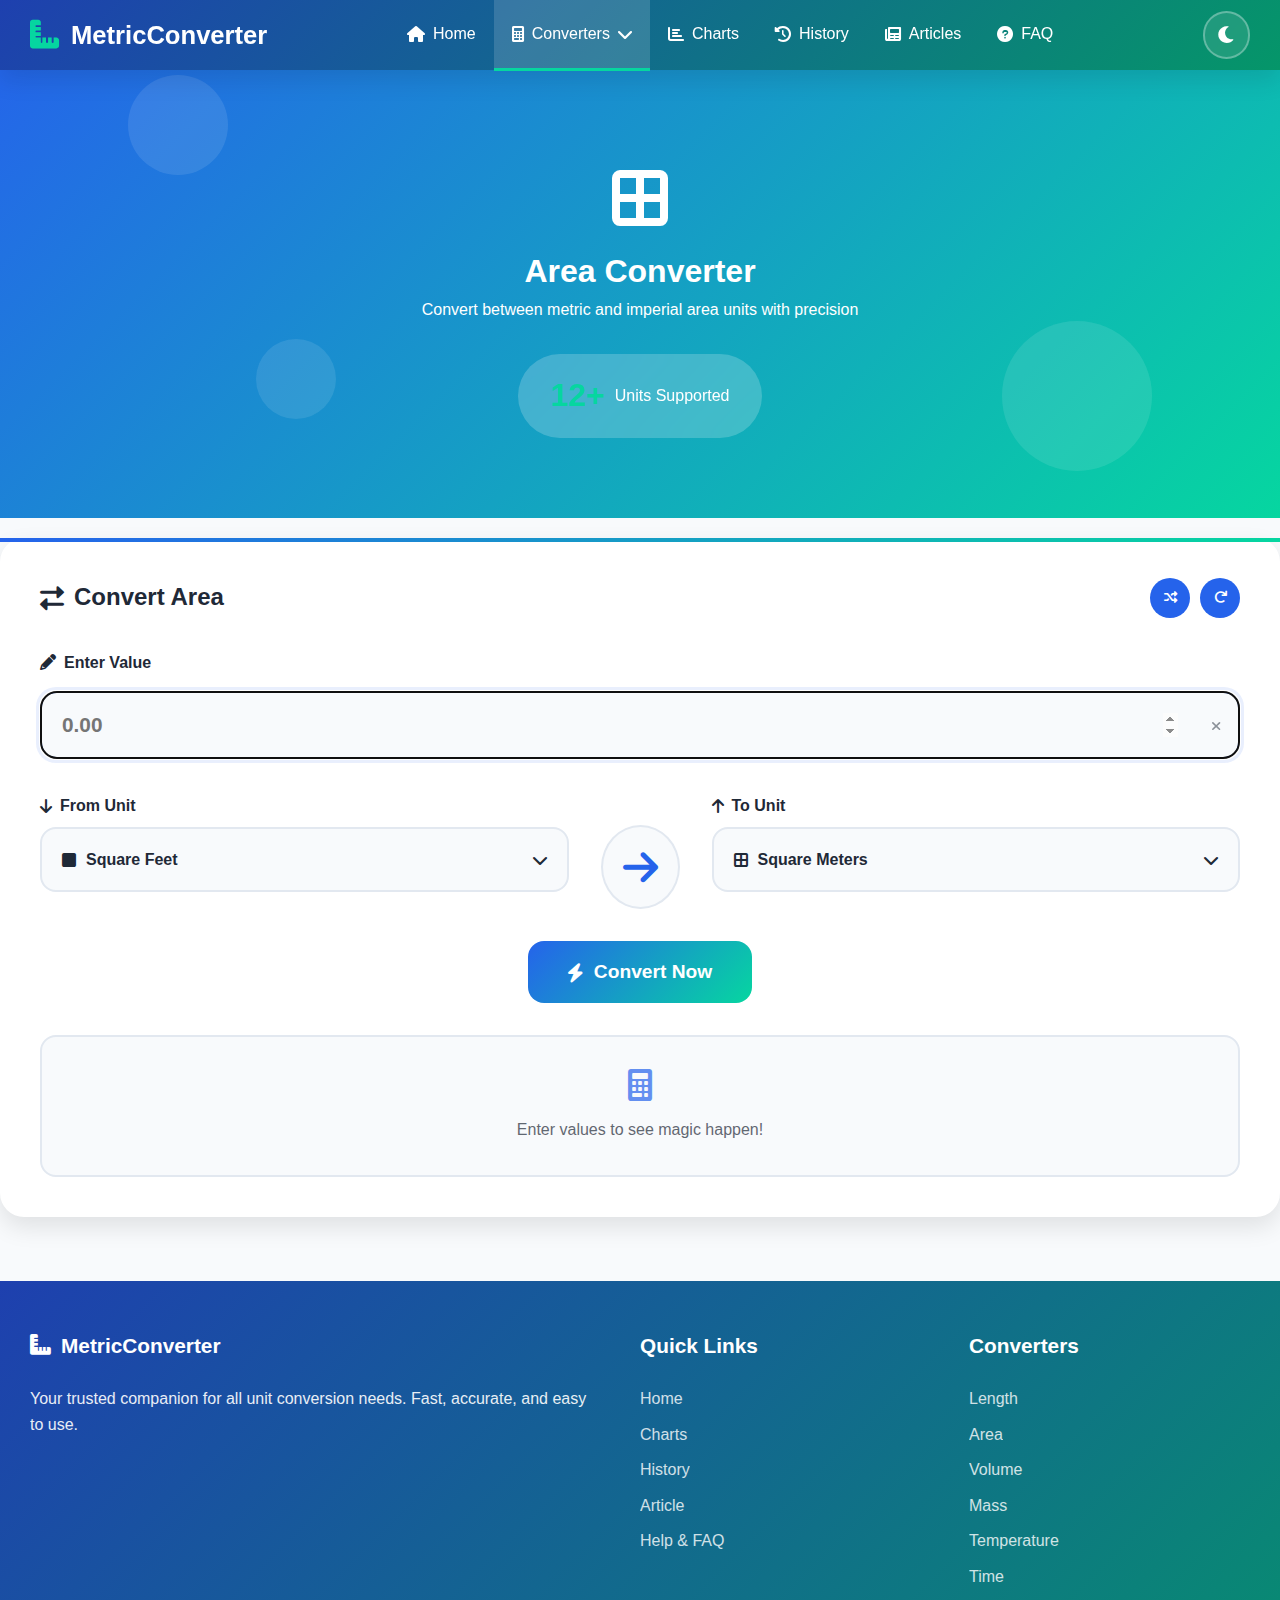
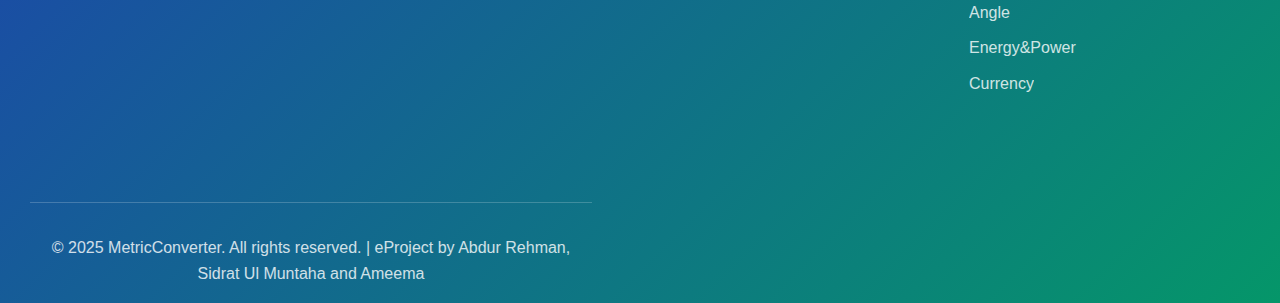
<file: area.html>
[file name]: area.html
[file content begin]
<!DOCTYPE html>
<html lang="en">
<head>
    <meta charset="UTF-8">
    <meta name="viewport" content="width=device-width, initial-scale=1.0">
    <title>Area Converter - MetricConverter</title>
    <link rel="stylesheet" href="style.css">
    <link rel="stylesheet" href="https://cdnjs.cloudflare.com/ajax/libs/font-awesome/6.0.0/css/all.min.css">
        <link rel="icon" type="image/x-icon" href="data:image/svg+xml,<svg xmlns='http://www.w3.org/2000/svg' viewBox='0 0 100 100'><text y='.9em' font-size='90'>📊</text></svg>">

   <style>
       

        /* Hero Section */
        .converter-hero {
            background: var(--gradient-primary);
            color: white;
            padding: 140px 20px 80px;
            text-align: center;
            position: relative;
            overflow: hidden;
        }

        .hero-bg-animation {
            position: absolute;
            top: 0;
            left: 0;
            width: 100%;
            height: 100%;
            overflow: hidden;
        }

        .floating-shape {
            position: absolute;
            background: rgba(255,255,255,0.1);
            border-radius: 50%;
            animation: float 6s ease-in-out infinite;
        }

        .shape-1 {
            width: 100px;
            height: 100px;
            top: 10%;
            left: 10%;
            animation-delay: 0s;
        }

        .shape-2 {
            width: 150px;
            height: 150px;
            top: 60%;
            right: 10%;
            animation-delay: 2s;
        }

        .shape-3 {
            width: 80px;
            height: 80px;
            bottom: 20%;
            left: 20%;
            animation-delay: 4s;
        }

        @keyframes float {
            0%, 100% { transform: translateY(0px) rotate(0deg); }
            50% { transform: translateY(-20px) rotate(180deg); }
        }

        .header-icon.animated-icon {
            font-size: 4rem;
            margin-bottom: 1rem;
            animation: bounce 2s ease-in-out infinite;
        }

        @keyframes bounce {
            0%, 100% { transform: translateY(0); }
            50% { transform: translateY(-10px); }
        }

        .animate-pop-in {
            animation: popIn 0.8s ease-out;
        }

        @keyframes popIn {
            0% { opacity: 0; transform: scale(0.8); }
            100% { opacity: 1; transform: scale(1); }
        }

        .unit-counter {
            margin-top: 2rem;
            padding: 1rem 2rem;
            background: rgba(255,255,255,0.2);
            border-radius: 50px;
            display: inline-flex;
            align-items: center;
            gap: 10px;
            backdrop-filter: blur(10px);
        }

        .counter-number {
            font-size: 2rem;
            font-weight: 800;
            color: var(--accent-color);
        }

        /* Glassmorphism Converter Card */
        .glassmorphism {
            background: rgba(255, 255, 255, 0.1);
            backdrop-filter: blur(20px);
            border: 1px solid rgba(255, 255, 255, 0.2);
            box-shadow: 0 8px 32px rgba(0,0,0,0.1);
        }

        .converter-card {
            margin-top: 20px;
            border-radius: 24px;
            padding: 2.5rem;
            margin-bottom: 3rem;
            position: relative;
            overflow: visible;
            background: var(--card-bg);
            box-shadow: var(--shadow);
        }

        .converter-card::before {
            content: '';
            position: absolute;
            top: 0;
            left: 0;
            right: 0;
            height: 4px;
            background: var(--gradient-primary);
        }

        .card-header {
            display: flex;
            justify-content: space-between;
            align-items: center;
            margin-bottom: 2rem;
        }

        .card-header h2 {
            color: var(--text-color);
            display: flex;
            align-items: center;
            gap: 10px;
        }

        .converter-actions {
            display: flex;
            gap: 10px;
        }

        .action-btn {
            background: var(--primary-color);
            color: white;
            border: none;
            width: 40px;
            height: 40px;
            border-radius: 50%;
            display: flex;
            align-items: center;
            justify-content: center;
            cursor: pointer;
            transition: all 0.3s ease;
        }

        .action-btn:hover {
            background: var(--secondary-color);
            transform: scale(1.1);
        }

        /* Fancy Input */
        .fancy-input {
            position: relative;
        }

        .fancy-input label {
            display: flex;
            align-items: center;
            gap: 8px;
            margin-bottom: 0.5rem;
            font-weight: 600;
            color: var(--text-color);
        }

        .input-with-actions {
            position: relative;
            display: flex;
            align-items: center;
        }

        .input-with-actions input {
            width: 100%;
            padding: 20px;
            border: 2px solid var(--border-color);
            border-radius: 16px;
            font-size: 1.3rem;
            font-weight: 600;
            background: var(--bg-color);
            color: var(--text-color);
            transition: all 0.3s ease;
            padding-right: 60px;
        }

        .input-with-actions input:focus {
            border-color: var(--primary-color);
            box-shadow: 0 0 0 4px rgba(37, 99, 235, 0.1);
            transform: translateY(-2px);
        }

        .clear-btn {
            position: absolute;
            right: 15px;
            background: none;
            border: none;
            color: var(--text-color);
            opacity: 0.5;
            cursor: pointer;
            padding: 5px;
            border-radius: 50%;
            transition: all 0.3s ease;
        }

        .clear-btn:hover {
            opacity: 1;
            background: rgba(0,0,0,0.1);
        }

        /* Beautiful Custom Dropdown */
        .units-selection {
            display: grid;
            grid-template-columns: 1fr auto 1fr;
            gap: 2rem;
            align-items: start;
            margin: 2rem 0;
        }

        .unit-selector {
            position: relative;
        }

        .selector-header {
            display: flex;
            align-items: center;
            gap: 8px;
            margin-bottom: 0.5rem;
            font-weight: 600;
            color: var(--text-color);
        }

        .custom-dropdown {
            position: relative;
        }

        .dropdown-selected {
            background: var(--bg-color);
            border: 2px solid var(--border-color);
            border-radius: 16px;
            padding: 18px 20px;
            cursor: pointer;
            display: flex;
            justify-content: space-between;
            align-items: center;
            transition: all 0.3s ease;
            min-height: 60px;
        }

        .dropdown-selected:hover {
            border-color: var(--primary-color);
            transform: translateY(-2px);
        }

        .selected-value {
            display: flex;
            align-items: center;
            gap: 10px;
            font-weight: 600;
        }

        .dropdown-arrow {
            transition: transform 0.3s ease;
        }

        .dropdown-options {
            position: absolute;
            top: 100%;
            left: 0;
            right: 0;
            background: var(--card-bg);
            border: 2px solid var(--border-color);
            border-radius: 16px;
            margin-top: 5px;
            box-shadow: var(--shadow-hover);
            z-index: 9999;
            display: none;
            overflow: hidden;
            max-height: 400px;
            overflow-y: auto;
        }

        .dropdown-options.active {
            display: block;
            animation: slideDown 0.3s ease;
        }

        @keyframes slideDown {
            from { opacity: 0; transform: translateY(-10px); }
            to { opacity: 1; transform: translateY(0); }
        }

        .search-box {
            position: relative;
            padding: 15px;
            border-bottom: 1px solid var(--border-color);
        }

        .search-box input {
            width: 100%;
            padding: 12px 40px 12px 15px;
            border: 1px solid var(--border-color);
            border-radius: 10px;
            background: var(--bg-color);
            color: var(--text-color);
        }

        .search-box i {
            position: absolute;
            right: 25px;
            top: 50%;
            transform: translateY(-50%);
            color: var(--text-color);
            opacity: 0.5;
        }

        .options-list {
            max-height: 350px;
            overflow-y: auto;
        }

        .unit-category {
            padding: 10px 15px;
            background: var(--primary-color);
            color: white;
            font-weight: 600;
            font-size: 0.9rem;
            display: flex;
            align-items: center;
            gap: 8px;
        }

        .unit-category i {
            font-size: 0.8rem;
        }

        .option {
            padding: 15px 20px;
            cursor: pointer;
            display: flex;
            align-items: center;
            gap: 12px;
            transition: all 0.3s ease;
            border-bottom: 1px solid var(--border-color);
        }

        .option:last-child {
            border-bottom: none;
        }

        .option:hover {
            background: var(--primary-color);
            color: white;
        }

        .option i {
            width: 20px;
            text-align: center;
        }

        .option span {
            flex: 1;
            font-weight: 500;
        }

        .option small {
            opacity: 0.7;
            font-size: 0.8rem;
        }

        /* Animated Arrow */
        .animated-arrow {
            display: flex;
            align-items: center;
            justify-content: center;
            padding-top: 2rem;
        }

        .animated-arrow i {
            font-size: 2.5rem;
            color: var(--primary-color);
            background: var(--bg-color);
            padding: 20px;
            border-radius: 50%;
            border: 2px solid var(--border-color);
            animation: pulse 2s ease-in-out infinite;
        }

        @keyframes pulse {
            0%, 100% { transform: scale(1); }
            50% { transform: scale(1.1); }
        }

        /* Shiny Convert Button */
        .convert-btn-main {
            background: var(--gradient-primary);
            color: white;
            border: none;
            padding: 20px 40px;
            border-radius: 16px;
            font-size: 1.2rem;
            font-weight: 600;
            cursor: pointer;
            display: flex;
            align-items: center;
            gap: 12px;
            margin: 2rem auto;
            transition: all 0.3s ease;
            position: relative;
            overflow: hidden;
        }

        .convert-btn-main:hover {
            transform: translateY(-3px);
            box-shadow: 0 10px 25px rgba(37, 99, 235, 0.3);
        }

        .btn-shine {
            position: absolute;
            top: 0;
            left: -100%;
            width: 100%;
            height: 100%;
            background: linear-gradient(90deg, transparent, rgba(255,255,255,0.3), transparent);
            transition: left 0.5s ease;
        }

        .convert-btn-main:hover .btn-shine {
            left: 100%;
        }

        /* Animated Result Section */
        .result-section {
            background: var(--bg-color);
            border-radius: 16px;
            padding: 2rem;
            margin-top: 2rem;
            border: 2px solid var(--border-color);
            min-height: 120px;
            display: flex;
            align-items: center;
            justify-content: center;
            transition: all 0.3s ease;
        }

        .result-placeholder {
            text-align: center;
            color: var(--text-color);
            opacity: 0.7;
        }

        .result-placeholder i {
            font-size: 2rem;
            margin-bottom: 1rem;
            display: block;
            color: var(--primary-color);
        }

        .animated-pulse {
            animation: gentlePulse 2s ease-in-out infinite;
        }

        @keyframes gentlePulse {
            0%, 100% { opacity: 0.7; }
            50% { opacity: 1; }
        }

        .success-result {
            width: 100%;
            text-align: center;
        }

        .result-animation {
            font-size: 3rem;
            color: var(--accent-color);
            margin-bottom: 1rem;
            animation: bounce 1s ease-in-out;
        }

        .result-value {
            font-size: 1.5rem;
            font-weight: 700;
            color: var(--primary-color);
            margin-bottom: 1.5rem;
        }

        .result-details {
            background: rgba(37, 99, 235, 0.1);
            padding: 1.5rem;
            border-radius: 12px;
            text-align: left;
        }

        .result-details p {
            margin-bottom: 0.5rem;
        }

        .error-message {
            color: #ff4444;
            text-align: center;
            padding: 2rem;
        }

        .error-message i {
            font-size: 3rem;
            margin-bottom: 1rem;
            display: block;
        }

        /* Footer */
        .footer {
            background: var(--gradient-secondary);
            color: white;
            padding: 3rem 0 1rem;
            margin-top: 4rem;
        }

        .footer-content {
            display: grid;
            grid-template-columns: 2fr 1fr 1fr;
            gap: 3rem;
            max-width: 1400px;
            margin: 0 auto;
            padding: 0 30px;
        }

        .footer-section h4 {
            margin-bottom: 1.5rem;
            font-size: 1.3rem;
            display: flex;
            align-items: center;
            gap: 10px;
        }

        .footer-section p {
            opacity: 0.9;
            line-height: 1.6;
        }

        .footer-section a {
            color: white;
            text-decoration: none;
            display: block;
            margin-bottom: 10px;
            opacity: 0.8;
            transition: all 0.3s ease;
        }

        .footer-section a:hover {
            opacity: 1;
            transform: translateX(5px);
        }

        .footer-bottom {
            text-align: center;
            margin-top: 3rem;
            padding-top: 2rem;
            border-top: 1px solid rgba(255,255,255,0.2);
        }

        .footer-bottom p {
            opacity: 0.8;
            font-size: 1rem;
        }

        /* Responsive Design */
        @media (max-width: 768px) {
            .units-selection {
                grid-template-columns: 1fr;
                gap: 1rem;
            }
            
            .animated-arrow {
                transform: rotate(90deg);
                padding: 1rem 0;
            }
            
            .unit-counter {
                flex-direction: column;
                gap: 5px;
            }
        }
        @media (max-width: 768px) {


/* Navbar */
.navbar .nav-menu {
display: none;
}
.mobile-menu-btn {
display: block;
}


/* Converter Card */
.converter-card {
padding: 1.5rem;
}


.units-selection {
grid-template-columns: 1fr !important;
gap: 1rem;
}


.animated-arrow {
transform: rotate(90deg);
margin: 1rem 0;
}


.dropdown-selected {
min-height: 55px;
padding: 14px 18px;
}


.input-with-actions input {
font-size: 1.1rem;
padding: 16px;
}


/* Result Section */
.result-value {
font-size: 1.2rem;
}


.result-details {
font-size: 0.9rem;
}


/* Footer */
.footer-content {
grid-template-columns: 1fr;
text-align: center;
}
}


/* ===== SMALL MOBILES (max-width: 480px) ===== */
@media (max-width: 480px) {


.converter-hero {
padding: 100px 20px 60px;
}


h1 {
font-size: 1.8rem !important;
}


.converter-card {
padding: 1rem;
}


.convert-btn-main {
padding: 15px 25px;
font-size: 1rem;
}


.dropdown-selected {
font-size: 0.9rem;
}


.result-animation {
font-size: 2.2rem;
}


}

    </style>
</head>
<body>
     <!-- Top Navigation Bar -->
    <nav class="navbar">
        <div class="nav-container">
            <div class="nav-logo">
               <a href="index.html"><i class="fas fa-ruler-combined"></i></a>
                <span>MetricConverter</span>
            </div>
            <div class="nav-menu">
                <a href="index.html" class="nav-link">
                    <i class="fas fa-home"></i>
                    <span>Home</span>
                </a>
                <div class="dropdown">
                    <a href="#" class="nav-link active">
                        <i class="fas fa-calculator"></i>
                        <span>Converters</span>
                        <i class="fas fa-chevron-down"></i>
                    </a>
                   <div class="dropdown-content">
                     <a href="length.html"><i class="fas fa-ruler-horizontal"></i> Length</a>
                     <a href="area.html"><i class="fas fa-border-all"></i> Area</a>
                     <a href="volume.html"><i class="fas fa-flask"></i> Volume</a>
                     <a href="mass.html"><i class="fas fa-weight-hanging"></i> Mass</a>
                     <a href="temperature.html"><i class="fas fa-thermometer-half"></i> Temperature</a>
                     <a href="time.html"><i class="fas fa-clock"></i> Time</a>
                     <a href="angle.html"><i class="fas fa-shapes"></i> Angle</a>
                     <a href="energy-and-power.html"><i class="fas fa-bolt"></i> Energy and Power</a>
                     <a href="currency.html"><i class="fas fa-money-bill-wave"></i> Currency</a>
                   </div>
            </div>

                <a href="charts.html" class="nav-link">
                    <i class="fas fa-chart-bar"></i>
                    <span>Charts</span>
                </a>
                <a href="history.html" class="nav-link">
                    <i class="fas fa-history"></i>
                    <span>History</span>
                </a>
                <a href="articles.html" class="nav-link">
                    <i class="fas fa-newspaper"></i>
                    <span>Articles</span>
                </a>
                <a href="faq.html" class="nav-link">
                    <i class="fas fa-question-circle"></i>
                    <span>FAQ</span>
                </a>
            </div>
            <div class="nav-actions">
                <button id="darkModeToggle" class="dark-mode-btn">
                    <i class="fas fa-moon"></i>
                </button>
                <button class="mobile-menu-btn">
                    <i class="fas fa-bars"></i>
                </button>
            </div>
        </div>
    </nav>

    <!-- Mobile Menu  -->
<div class="mobile-menu">
    <div class="mobile-nav-links">
        <a href="index.html" class="mobile-nav-link">
            <i class="fas fa-home"></i>
            <span>Home</span>
        </a>
        
        <!-- Mobile Dropdown for Converters -->
        <div class="mobile-dropdown">
            <button class="mobile-dropdown-toggle">
                <div class="toggle-content">
                    <i class="fas fa-calculator"></i>
                    <span>Converters</span>
                </div>
                <i class="fas fa-chevron-down"></i>
            </button>
            <div class="mobile-dropdown-content">
                <a href="length.html" class="mobile-nav-link">
                    <i class="fas fa-ruler-horizontal"></i>
                    <span>Length</span>
                </a>
                <a href="area.html" class="mobile-nav-link active">
                    <i class="fas fa-border-all"></i>
                    <span>Area</span>
                </a>
                <a href="volume.html" class="mobile-nav-link">
                    <i class="fas fa-flask"></i>
                    <span>Volume</span>
                </a>
                <a href="mass.html" class="mobile-nav-link">
                    <i class="fas fa-weight-hanging"></i>
                    <span>Mass</span>
                </a>
                <a href="temperature.html" class="mobile-nav-link">
                    <i class="fas fa-thermometer-half"></i>
                    <span>Temperature</span>
                </a>
                <a href="time.html" class="mobile-nav-link">
                    <i class="fas fa-clock"></i>
                    <span>Time</span>
                </a>
                <a href="angle.html" class="mobile-nav-link">
                    <i class="fas fa-shapes"></i>
                    <span>Angle</span>
                </a>
                <a href="energy-and-power.html" class="mobile-nav-link">
                    <i class="fas fa-bolt"></i>
                    <span>Energy and Power</span>
                </a>
                <a href="currency.html" class="mobile-nav-link">
                    <i class="fas fa-money-bill-wave"></i>
                    <span>Currency</span>
                </a>
            </div>
        </div>

        <a href="charts.html" class="mobile-nav-link">
            <i class="fas fa-chart-bar"></i>
            <span>Charts</span>
        </a>
        <a href="history.html" class="mobile-nav-link">
            <i class="fas fa-history"></i>
            <span>History</span>
        </a>
        <a href="articles.html" class="mobile-nav-link">
            <i class="fas fa-newspaper"></i>
            <span>Articles</span>
        </a>
        <a href="faq.html" class="mobile-nav-link">
            <i class="fas fa-question-circle"></i>
            <span>FAQ</span>
        </a>
    </div>
</div>

    <!-- Animated Hero Section -->
    <section class="converter-hero">
        <div class="hero-bg-animation">
            <div class="floating-shape shape-1"></div>
            <div class="floating-shape shape-2"></div>
            <div class="floating-shape shape-3"></div>
        </div>
        <div class="container">
            <div class="converter-header">
                <div class="header-icon animated-icon">
                    <i class="fas fa-border-all"></i>
                </div>
                <h1 class="animate-pop-in">Area Converter</h1>
                <p class="animate-pop-in">Convert between metric and imperial area units with precision</p>
                <div class="unit-counter">
                    <span class="counter-number">12+</span>
                    <span>Units Supported</span>
                </div>
            </div>
        </div>
    </section>

    <!-- Main Converter Section -->
    <section class="converter-section">
        <div class="container">
            <!-- Interactive Converter Card -->
            <div class="converter-card">
                <div class="card-header">
                    <h2><i class="fas fa-exchange-alt"></i> Convert Area</h2>
                    <div class="converter-actions">
                        <button class="action-btn" id="swapBtn" title="Swap Units">
                            <i class="fas fa-random"></i>
                        </button>
                        <button class="action-btn" id="resetBtn" title="Reset">
                            <i class="fas fa-redo"></i>
                        </button>
                    </div>
                </div>

                <div class="converter-body">
                    <!-- Input Section -->
                    <div class="input-section">
                        <div class="input-group fancy-input">
                            <label for="areaValue">
                                <i class="fas fa-pencil-alt"></i>
                                Enter Value
                            </label>
                            <div class="input-with-actions">
                                <input type="number" id="areaValue" placeholder="0.00" step="any" autofocus>
                                <button class="clear-btn" id="clearBtn">
                                    <i class="fas fa-times"></i>
                                </button>
                            </div>
                        </div>
                    </div>

                    <!-- Units Selection with Beautiful Dropdowns -->
                    <div class="units-selection">
                        <div class="unit-selector">
                            <div class="selector-header">
                                <i class="fas fa-arrow-down"></i>
                                <span>From Unit</span>
                            </div>
                            <div class="custom-dropdown">
                                <div class="dropdown-selected" id="fromDropdownSelected">
                                    <span class="selected-value">
                                        <i class="fas fa-square"></i>
                                        Square Feet
                                    </span>
                                    <i class="fas fa-chevron-down dropdown-arrow"></i>
                                </div>
                                <div class="dropdown-options" id="fromDropdown">
                                    <div class="search-box">
                                        <input type="text" placeholder="Search units..." id="fromSearch">
                                        <i class="fas fa-search"></i>
                                    </div>
                                    <div class="options-list">
                                        <div class="unit-category">
                                            <i class="fas fa-weight-hanging"></i>
                                            Imperial Units
                                        </div>
                                        <div class="option" data-value="squareInches">
                                            <i class="fas fa-square"></i>
                                            <span>Square Inches</span>
                                            <small>sq in</small>
                                        </div>
                                        <div class="option" data-value="squareFeet">
                                            <i class="fas fa-square"></i>
                                            <span>Square Feet</span>
                                            <small>sq ft</small>
                                        </div>
                                        <div class="option" data-value="squareYards">
                                            <i class="fas fa-border-all"></i>
                                            <span>Square Yards</span>
                                            <small>sq yd</small>
                                        </div>
                                        <div class="option" data-value="squareMiles">
                                            <i class="fas fa-map"></i>
                                            <span>Square Miles</span>
                                            <small>sq mi</small>
                                        </div>
                                        <div class="option" data-value="acres">
                                            <i class="fas fa-tractor"></i>
                                            <span>Acres</span>
                                            <small>ac</small>
                                        </div>
                                        <div class="option" data-value="roods">
                                            <i class="fas fa-vector-square"></i>
                                            <span>Roods</span>
                                            <small>rood</small>
                                        </div>
                                        <div class="option" data-value="perches">
                                            <i class="fas fa-draw-polygon"></i>
                                            <span>Perches</span>
                                            <small>perch</small>
                                        </div>
                                        
                                        <div class="unit-category">
                                            <i class="fas fa-calculator"></i>
                                            Metric Units
                                        </div>
                                        <div class="option" data-value="squareMillimeters">
                                            <i class="fas fa-square"></i>
                                            <span>Square Millimeters</span>
                                            <small>mm²</small>
                                        </div>
                                        <div class="option" data-value="squareCentimeters">
                                            <i class="fas fa-square"></i>
                                            <span>Square Centimeters</span>
                                            <small>cm²</small>
                                        </div>
                                        <div class="option" data-value="squareMeters">
                                            <i class="fas fa-border-all"></i>
                                            <span>Square Meters</span>
                                            <small>m²</small>
                                        </div>
                                        <div class="option" data-value="hectares">
                                            <i class="fas fa-mountain"></i>
                                            <span>Hectares</span>
                                            <small>ha</small>
                                        </div>
                                        <div class="option" data-value="squareKilometers">
                                            <i class="fas fa-globe"></i>
                                            <span>Square Kilometers</span>
                                            <small>km²</small>
                                        </div>
                                        
                                        <div class="unit-category">
                                            <i class="fas fa-archway"></i>
                                            Asian Units
                                        </div>
                                        <div class="option" data-value="tsubo">
                                            <i class="fas fa-home"></i>
                                            <span>Tsubo</span>
                                            <small>tsubo</small>
                                        </div>
                                        <div class="option" data-value="tatami">
                                            <i class="fas fa-couch"></i>
                                            <span>Tatami</span>
                                            <small>tatami</small>
                                        </div>
                                        <div class="option" data-value="pyeong">
                                            <i class="fas fa-building"></i>
                                            <span>Pyeong</span>
                                            <small>pyeong</small>
                                        </div>
                                    </div>
                                </div>
                            </div>
                        </div>

                        <div class="convert-arrow animated-arrow">
                            <i class="fas fa-arrow-right"></i>
                        </div>

                        <div class="unit-selector">
                            <div class="selector-header">
                                <i class="fas fa-arrow-up"></i>
                                <span>To Unit</span>
                            </div>
                            <div class="custom-dropdown">
                                <div class="dropdown-selected" id="toDropdownSelected">
                                    <span class="selected-value">
                                        <i class="fas fa-border-all"></i>
                                        Square Meters
                                    </span>
                                    <i class="fas fa-chevron-down dropdown-arrow"></i>
                                </div>
                                <div class="dropdown-options" id="toDropdown">
                                    <div class="search-box">
                                        <input type="text" placeholder="Search units..." id="toSearch">
                                        <i class="fas fa-search"></i>
                                    </div>
                                    <div class="options-list">
                                        <div class="unit-category">
                                            <i class="fas fa-calculator"></i>
                                            Metric Units
                                        </div>
                                        <div class="option" data-value="squareMillimeters">
                                            <i class="fas fa-square"></i>
                                            <span>Square Millimeters</span>
                                            <small>mm²</small>
                                        </div>
                                        <div class="option" data-value="squareCentimeters">
                                            <i class="fas fa-square"></i>
                                            <span>Square Centimeters</span>
                                            <small>cm²</small>
                                        </div>
                                        <div class="option" data-value="squareMeters">
                                            <i class="fas fa-border-all"></i>
                                            <span>Square Meters</span>
                                            <small>m²</small>
                                        </div>
                                        <div class="option" data-value="hectares">
                                            <i class="fas fa-mountain"></i>
                                            <span>Hectares</span>
                                            <small>ha</small>
                                        </div>
                                        <div class="option" data-value="squareKilometers">
                                            <i class="fas fa-globe"></i>
                                            <span>Square Kilometers</span>
                                            <small>km²</small>
                                        </div>
                                        
                                        <div class="unit-category">
                                            <i class="fas fa-weight-hanging"></i>
                                            Imperial Units
                                        </div>
                                        <div class="option" data-value="squareInches">
                                            <i class="fas fa-square"></i>
                                            <span>Square Inches</span>
                                            <small>sq in</small>
                                        </div>
                                        <div class="option" data-value="squareFeet">
                                            <i class="fas fa-square"></i>
                                            <span>Square Feet</span>
                                            <small>sq ft</small>
                                        </div>
                                        <div class="option" data-value="squareYards">
                                            <i class="fas fa-border-all"></i>
                                            <span>Square Yards</span>
                                            <small>sq yd</small>
                                        </div>
                                        <div class="option" data-value="squareMiles">
                                            <i class="fas fa-map"></i>
                                            <span>Square Miles</span>
                                            <small>sq mi</small>
                                        </div>
                                        <div class="option" data-value="acres">
                                            <i class="fas fa-tractor"></i>
                                            <span>Acres</span>
                                            <small>ac</small>
                                        </div>
                                        <div class="option" data-value="roods">
                                            <i class="fas fa-vector-square"></i>
                                            <span>Roods</span>
                                            <small>rood</small>
                                        </div>
                                        <div class="option" data-value="perches">
                                            <i class="fas fa-draw-polygon"></i>
                                            <span>Perches</span>
                                            <small>perch</small>
                                        </div>
                                        
                                        <div class="unit-category">
                                            <i class="fas fa-archway"></i>
                                            Asian Units
                                        </div>
                                        <div class="option" data-value="tsubo">
                                            <i class="fas fa-home"></i>
                                            <span>Tsubo</span>
                                            <small>tsubo</small>
                                        </div>
                                        <div class="option" data-value="tatami">
                                            <i class="fas fa-couch"></i>
                                            <span>Tatami</span>
                                            <small>tatami</small>
                                        </div>
                                        <div class="option" data-value="pyeong">
                                            <i class="fas fa-building"></i>
                                            <span>Pyeong</span>
                                            <small>pyeong</small>
                                        </div>
                                    </div>
                                </div>
                            </div>
                        </div>
                    </div>

                    <!-- Convert Button -->
                    <button class="convert-btn-main" id="convertBtn">
                        <i class="fas fa-bolt"></i>
                        Convert Now
                        <div class="btn-shine"></div>
                    </button>
                </div>

                <!-- Result Display -->
                <div class="result-section" id="resultSection">
                    <div class="result-placeholder animated-pulse">
                        <i class="fas fa-calculator"></i>
                        <p>Enter values to see magic happen!</p>
                    </div>
                </div>
            </div>
        </div>
    </section>

     <!-- Footer -->
    <footer class="footer">
        <div class="container">
            <div class="footer-content">
                <div class="footer-section">
                    <h4><i class="fas fa-ruler-combined"></i> MetricConverter</h4>
                    <p>Your trusted companion for all unit conversion needs. Fast, accurate, and easy to use.</p>
                </div>
                <div class="footer-section">
                    <h4>Quick Links</h4>
                    <a href="index.html">Home</a>
                    <a href="charts.html">Charts</a>
                    <a href="history.html">History</a>
                    <a href="articles.html">Article</a>
                    <a href="faq.html">Help & FAQ</a>
                </div>
                <div class="footer-section">
                    <h4>Converters</h4>
                    <a href="length.html">Length</a>
                    <a href="area.html">Area</a>
                    <a href="volume.html">Volume</a>
                    <a href="mass.html">Mass</a>
                    <a href="temperature.html">Temperature</a>
                    <a href="time.html">Time</a>
                    <a href="angle.html">Angle</a>
                    <a href="energy-and-power.html">Energy&Power</a>
                    <a href="currency.html">Currency</a>
                </div>
                <div class="footer-bottom">
                <p>&copy; 2025 MetricConverter. All rights reserved. | eProject by Abdur Rehman, Sidrat Ul Muntaha and Ameema</p>
            </div>
        </div>
    </footer>
    <script src="script.js"></script>

    <script>
        // Global variables
        let fromUnit = 'squareFeet';
        let toUnit = 'squareMeters';

        // DOM Elements
        const fromDropdownSelected = document.getElementById('fromDropdownSelected');
        const toDropdownSelected = document.getElementById('toDropdownSelected');
        const fromDropdown = document.getElementById('fromDropdown');
        const toDropdown = document.getElementById('toDropdown');
        const fromSearch = document.getElementById('fromSearch');
        const toSearch = document.getElementById('toSearch');
        const areaValue = document.getElementById('areaValue');
        const resultSection = document.getElementById('resultSection');
        const convertBtn = document.getElementById('convertBtn');
        const swapBtn = document.getElementById('swapBtn');
        const resetBtn = document.getElementById('resetBtn');
        const clearBtn = document.getElementById('clearBtn');

        // Initialize the converter
        document.addEventListener('DOMContentLoaded', function() {
            // Set up event listeners
            setupEventListeners();
            
            // Auto-convert on page load if there's a value
            if (areaValue.value && areaValue.value !== '0') {
                convertArea();
            }
        });

        // Set up all event listeners
        function setupEventListeners() {
            // Dropdown toggle
            fromDropdownSelected.addEventListener('click', () => toggleDropdown(fromDropdown));
            toDropdownSelected.addEventListener('click', () => toggleDropdown(toDropdown));
            
            // Search functionality
            fromSearch.addEventListener('input', () => filterOptions(fromSearch, fromDropdown));
            toSearch.addEventListener('input', () => filterOptions(toSearch, toDropdown));
            
            // Unit selection
            document.querySelectorAll('#fromDropdown .option').forEach(option => {
                option.addEventListener('click', () => selectUnit(option, 'from'));
            });
            
            document.querySelectorAll('#toDropdown .option').forEach(option => {
                option.addEventListener('click', () => selectUnit(option, 'to'));
            });
            
            // Convert button
            convertBtn.addEventListener('click', convertArea);
            
            // Swap units
            swapBtn.addEventListener('click', swapUnits);
            
            // Reset converter
            resetBtn.addEventListener('click', resetConverter);
            
            // Clear input
            clearBtn.addEventListener('click', clearInput);
            
            // Auto-convert on input change
            areaValue.addEventListener('input', function() {
                if (this.value && this.value !== '0') {
                    convertArea();
                } else {
                    showPlaceholder();
                }
            });
            
            // Close dropdowns when clicking outside
            document.addEventListener('click', function(event) {
                if (!fromDropdownSelected.contains(event.target) && !fromDropdown.contains(event.target)) {
                    fromDropdown.classList.remove('active');
                }
                if (!toDropdownSelected.contains(event.target) && !toDropdown.contains(event.target)) {
                    toDropdown.classList.remove('active');
                }
            });
        }

        // Toggle dropdown visibility
        function toggleDropdown(dropdown) {
            // Close all other dropdowns
            document.querySelectorAll('.dropdown-options').forEach(d => {
                if (d !== dropdown) d.classList.remove('active');
            });
            
            // Toggle current dropdown
            dropdown.classList.toggle('active');
            
            // Update arrow rotation
            const arrow = dropdown.parentElement.querySelector('.dropdown-arrow');
            if (dropdown.classList.contains('active')) {
                arrow.style.transform = 'rotate(180deg)';
            } else {
                arrow.style.transform = 'rotate(0deg)';
            }
        }

        // Filter dropdown options based on search
        function filterOptions(searchInput, dropdown) {
            const searchTerm = searchInput.value.toLowerCase();
            const options = dropdown.querySelectorAll('.option');
            
            options.forEach(option => {
                const text = option.querySelector('span').textContent.toLowerCase();
                if (text.includes(searchTerm)) {
                    option.style.display = 'flex';
                } else {
                    option.style.display = 'none';
                }
            });
        }

        // Select a unit from dropdown
        function selectUnit(option, type) {
            const value = option.getAttribute('data-value');
            const text = option.querySelector('span').textContent;
            const icon = option.querySelector('i').className;
            
            if (type === 'from') {
                fromUnit = value;
                fromDropdownSelected.querySelector('.selected-value').innerHTML = `<i class="${icon}"></i> ${text}`;
                fromDropdown.classList.remove('active');
                fromDropdownSelected.querySelector('.dropdown-arrow').style.transform = 'rotate(0deg)';
            } else {
                toUnit = value;
                toDropdownSelected.querySelector('.selected-value').innerHTML = `<i class="${icon}"></i> ${text}`;
                toDropdown.classList.remove('active');
                toDropdownSelected.querySelector('.dropdown-arrow').style.transform = 'rotate(0deg)';
            }
            
            // Auto-convert if there's a value
            if (areaValue.value && areaValue.value !== '0') {
                convertArea();
            }
        }

        // Swap the from and to units
        function swapUnits() {
            // Swap unit values
            [fromUnit, toUnit] = [toUnit, fromUnit];
            
            // Swap displayed values
            const fromDisplay = fromDropdownSelected.querySelector('.selected-value').innerHTML;
            const toDisplay = toDropdownSelected.querySelector('.selected-value').innerHTML;
            
            fromDropdownSelected.querySelector('.selected-value').innerHTML = toDisplay;
            toDropdownSelected.querySelector('.selected-value').innerHTML = fromDisplay;
            
            // Auto-convert if there's a value
            if (areaValue.value && areaValue.value !== '0') {
                convertArea();
            }
        }

        // Reset the converter
        function resetConverter() {
            areaValue.value = '';
            showPlaceholder();
        }

        // Clear the input field
        function clearInput() {
            areaValue.value = '';
            areaValue.focus();
            showPlaceholder();
        }

        // Show placeholder result
        function showPlaceholder() {
            resultSection.innerHTML = `
                <div class="result-placeholder animated-pulse">
                    <i class="fas fa-calculator"></i>
                    <p>Enter values to see magic happen!</p>
                </div>
            `;
        }

        // Show error message
        function showError(message) {
            resultSection.innerHTML = `
                <div class="error-message">
                    <i class="fas fa-exclamation-triangle"></i>
                    <p>${message}</p>
                </div>
            `;
        }

        // Show success result
        function showResult(value, result) {
            // Get unit names
            const fromUnitName = fromDropdownSelected.querySelector('span').textContent.trim();
            const toUnitName = toDropdownSelected.querySelector('span').textContent.trim();
            
            resultSection.innerHTML = `
                <div class="success-result">
                    <div class="result-animation">
                        <i class="fas fa-check-circle"></i>
                    </div>
                    <div class="result-value">${result} ${toUnitName}</div>
                    <div class="result-details">
                        <p><strong>${value}</strong> ${fromUnitName} = <strong>${result}</strong> ${toUnitName}</p>
                        <p>Conversion: ${fromUnitName} → ${toUnitName}</p>
                    </div>
                </div>
            `;
        }

        // Convert area units
        function convertArea() {
            const value = parseFloat(areaValue.value);
            
            // Validate input
            if (isNaN(value)) {
                showError("Please enter a valid number");
                return;
            }
            
            if (value < 0) {
                showError("Area cannot be negative");
                return;
            }
            
            // Convert to square meters first (base unit)
            let valueInSquareMeters = 0;
            
            // Convert from unit to square meters
            switch(fromUnit) {
                // Imperial units
                case 'squareInches':
                    valueInSquareMeters = value * 0.00064516;
                    break;
                case 'squareFeet':
                    valueInSquareMeters = value * 0.092903;
                    break;
                case 'squareYards':
                    valueInSquareMeters = value * 0.836127;
                    break;
                case 'squareMiles':
                    valueInSquareMeters = value * 2589988.11;
                    break;
                case 'acres':
                    valueInSquareMeters = value * 4046.86;
                    break;
                case 'roods':
                    valueInSquareMeters = value * 1011.71;
                    break;
                case 'perches':
                    valueInSquareMeters = value * 25.2929;
                    break;
                    
                // Metric units
                case 'squareMillimeters':
                    valueInSquareMeters = value * 0.000001;
                    break;
                case 'squareCentimeters':
                    valueInSquareMeters = value * 0.0001;
                    break;
                case 'squareMeters':
                    valueInSquareMeters = value;
                    break;
                case 'hectares':
                    valueInSquareMeters = value * 10000;
                    break;
                case 'squareKilometers':
                    valueInSquareMeters = value * 1000000;
                    break;
                    
                // Asian units
                case 'tsubo':
                    valueInSquareMeters = value * 3.30579;
                    break;
                case 'tatami':
                    valueInSquareMeters = value * 1.62;
                    break;
                case 'pyeong':
                    valueInSquareMeters = value * 3.30579;
                    break;
                    
                default:
                    valueInSquareMeters = value;
            }
            
            // Convert from square meters to target unit
            let result = 0;
            
            switch(toUnit) {
                // Imperial units
                case 'squareInches':
                    result = valueInSquareMeters / 0.00064516;
                    break;
                case 'squareFeet':
                    result = valueInSquareMeters / 0.092903;
                    break;
                case 'squareYards':
                    result = valueInSquareMeters / 0.836127;
                    break;
                case 'squareMiles':
                    result = valueInSquareMeters / 2589988.11;
                    break;
                case 'acres':
                    result = valueInSquareMeters / 4046.86;
                    break;
                case 'roods':
                    result = valueInSquareMeters / 1011.71;
                    break;
                case 'perches':
                    result = valueInSquareMeters / 25.2929;
                    break;
                    
                // Metric units
                case 'squareMillimeters':
                    result = valueInSquareMeters / 0.000001;
                    break;
                case 'squareCentimeters':
                    result = valueInSquareMeters / 0.0001;
                    break;
                case 'squareMeters':
                    result = valueInSquareMeters;
                    break;
                case 'hectares':
                    result = valueInSquareMeters / 10000;
                    break;
                case 'squareKilometers':
                    result = valueInSquareMeters / 1000000;
                    break;
                    
                // Asian units
                case 'tsubo':
                    result = valueInSquareMeters / 3.30579;
                    break;
                case 'tatami':
                    result = valueInSquareMeters / 1.62;
                    break;
                case 'pyeong':
                    result = valueInSquareMeters / 3.30579;
                    break;
                    
                default:
                    result = valueInSquareMeters;
            }
            
            // Format the result
            const formattedResult = formatNumber(result);
            
            // Display the result
            showResult(value, formattedResult);
        }

        // Format number for display
        function formatNumber(num) {
            if (num === 0) return '0';
            
            // For very small numbers, use scientific notation
            if (Math.abs(num) < 0.000001) {
                return num.toExponential(6);
            }
            
            // For very large numbers, use scientific notation
            if (Math.abs(num) > 1000000000) {
                return num.toExponential(6);
            }
            
            // Determine the number of decimal places based on the value
            let decimalPlaces = 6;
            if (Math.abs(num) < 0.01) {
                decimalPlaces = 10;
            } else if (Math.abs(num) < 1) {
                decimalPlaces = 8;
            } else if (Math.abs(num) < 100) {
                decimalPlaces = 6;
            } else if (Math.abs(num) < 10000) {
                decimalPlaces = 4;
            } else {
                decimalPlaces = 2;
            }
            
            // Format the number with the appropriate decimal places
            return parseFloat(num.toFixed(decimalPlaces)).toString();
        }
</script>
</body>
</html>
</file>
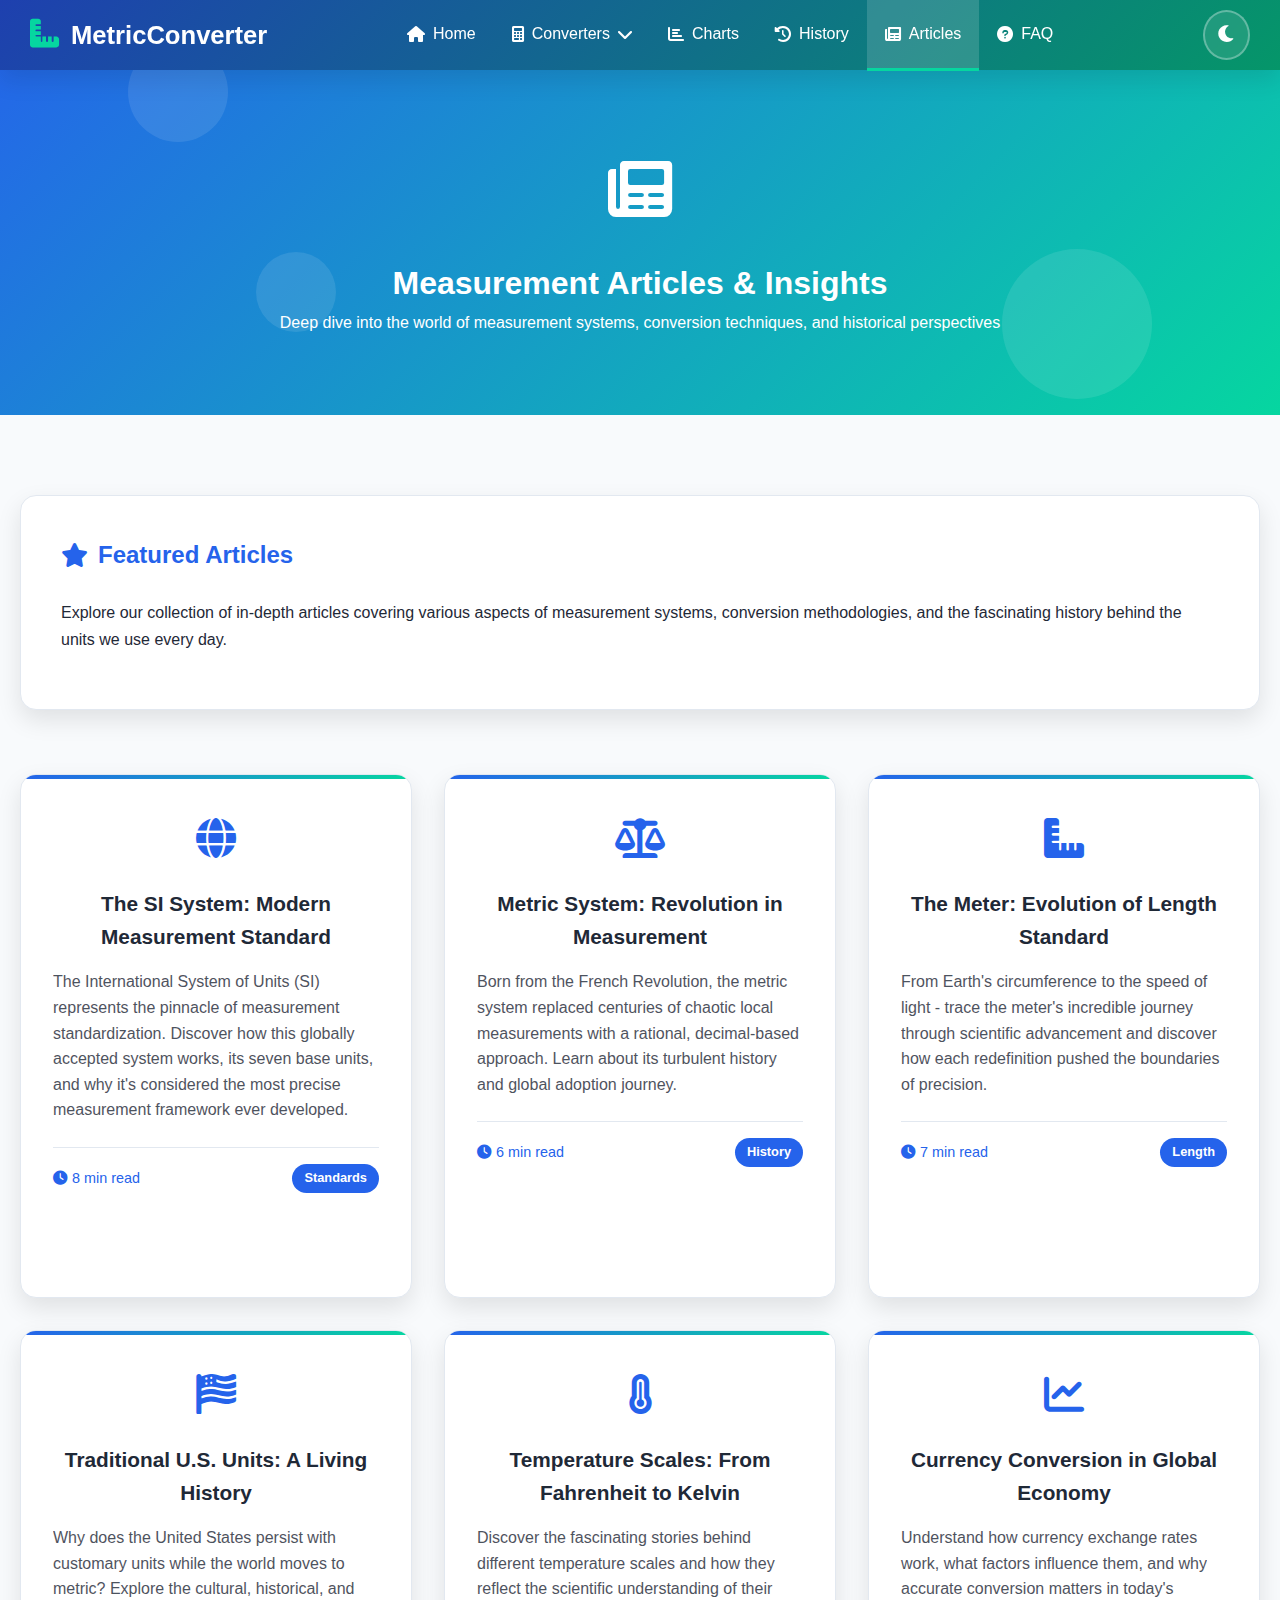
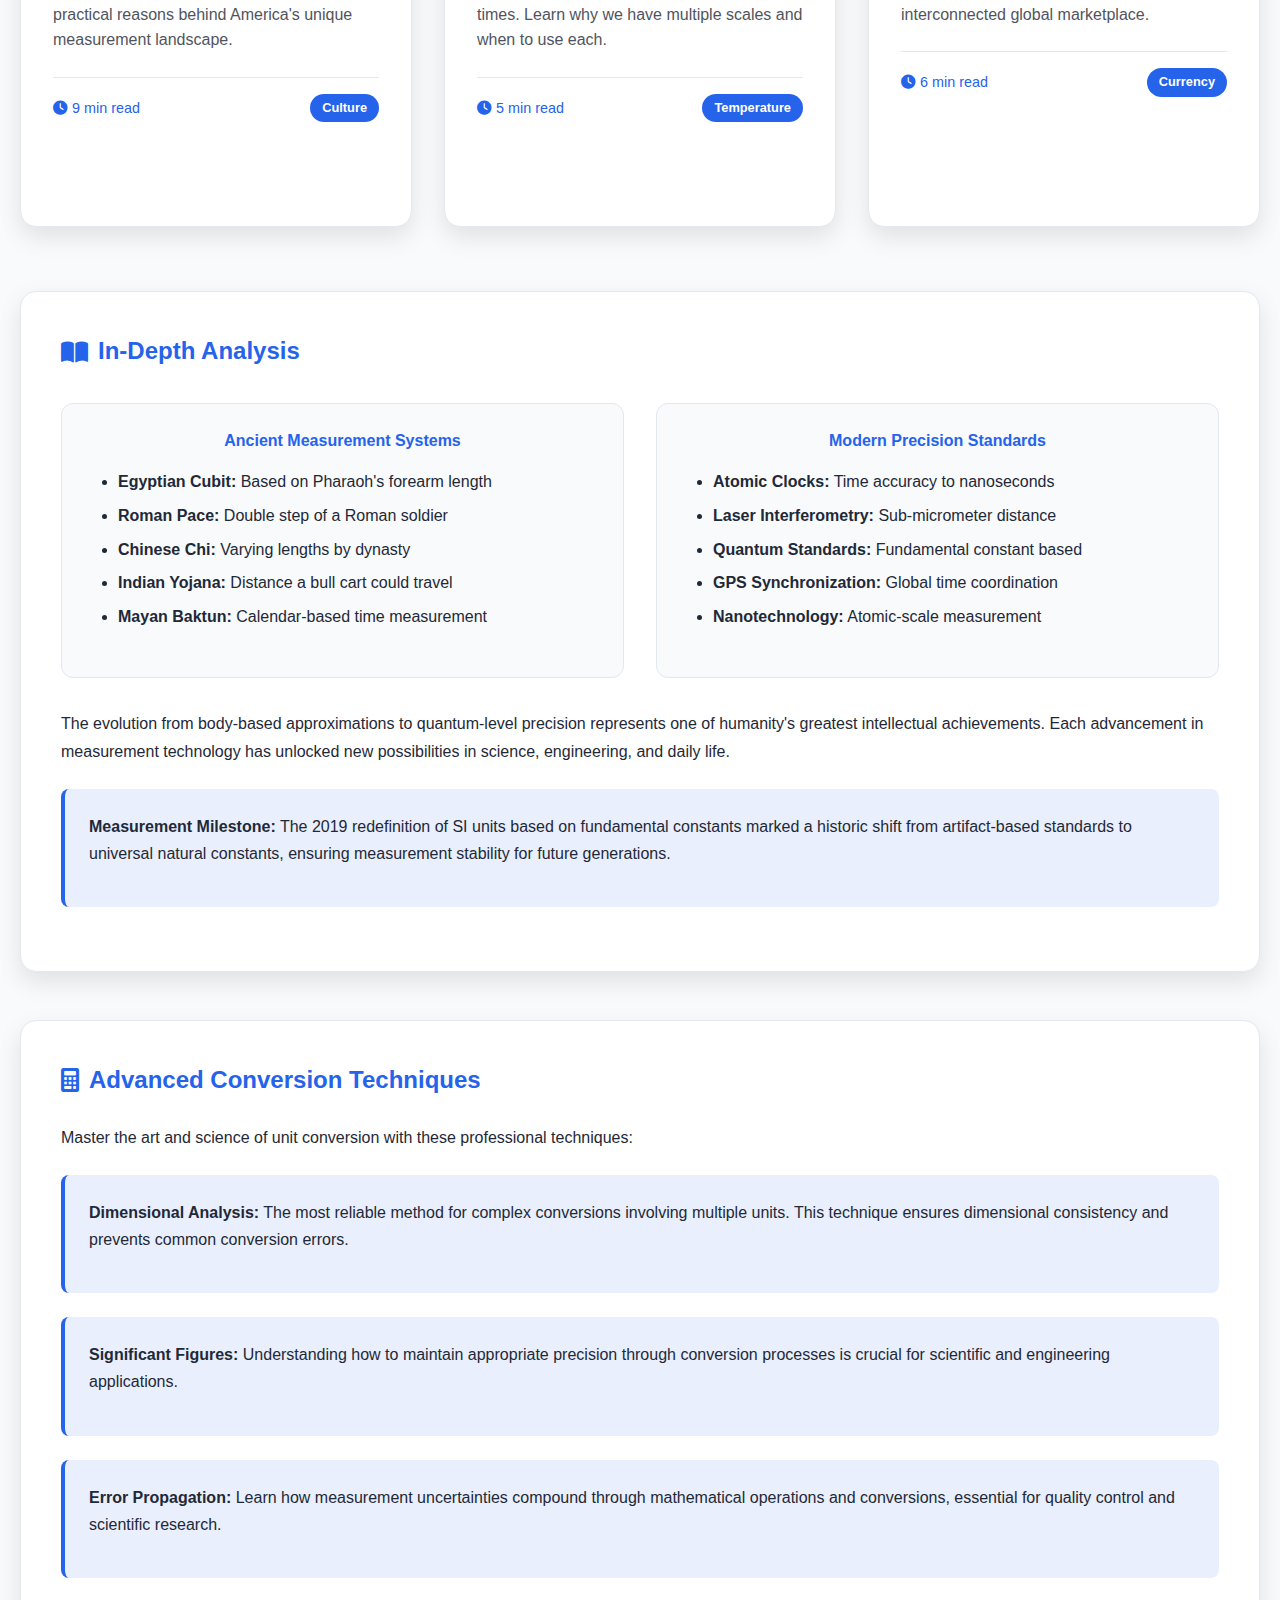
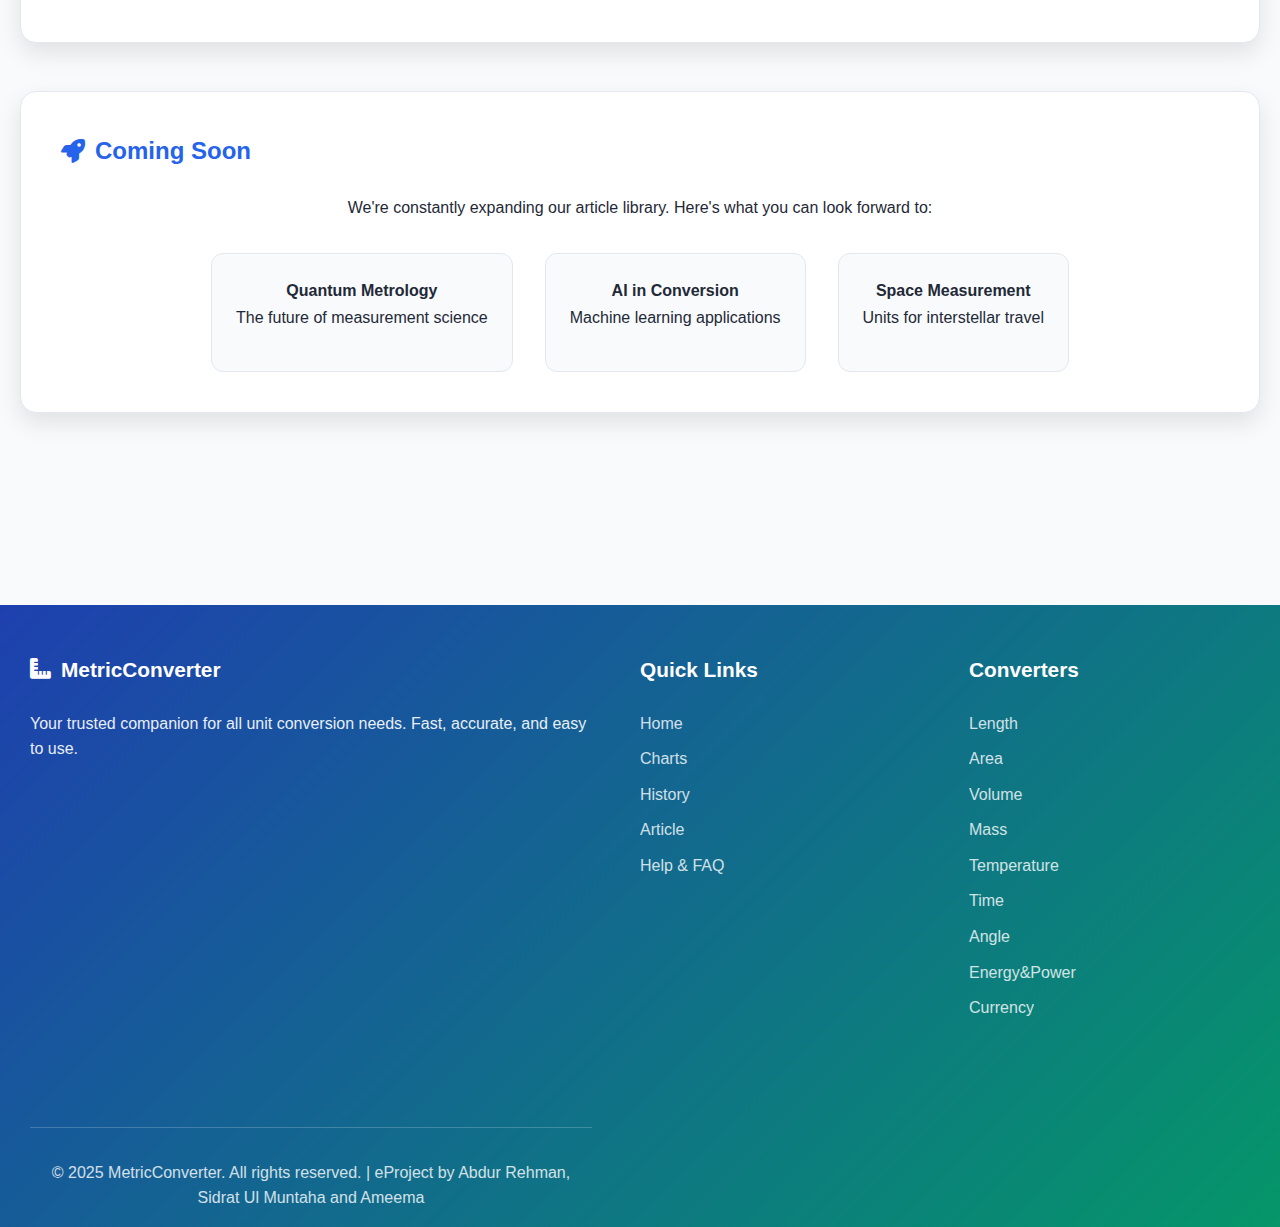
<file: articles.html>
<!DOCTYPE html>
<html lang="en">
<head>
    <meta charset="UTF-8">
    <meta name="viewport" content="width=device-width, initial-scale=1.0">
    <title>Articles - Measurement Insights - MetricConverter</title>
    <link rel="stylesheet" href="style.css">
    <link rel="stylesheet" href="https://cdnjs.cloudflare.com/ajax/libs/font-awesome/6.0.0/css/all.min.css">
    <link rel="icon" type="image/x-icon" href="data:image/svg+xml,<svg xmlns='http://www.w3.org/2000/svg' viewBox='0 0 100 100'><text y='.9em' font-size='90'>📜</text></svg>">
    <style>
        /* Additional styles specific to articles page */
        .articles-hero {
            background: var(--gradient-primary);
            color: white;
            padding: 140px 20px 80px;
            text-align: center;
            position: relative;
            overflow: hidden;
        }

        .hero-bg-animation {
            position: absolute;
            top: 0;
            left: 0;
            width: 100%;
            height: 100%;
            overflow: hidden;
        }

        .floating-shape {
            position: absolute;
            background: rgba(255,255,255,0.1);
            border-radius: 50%;
            animation: float 6s ease-in-out infinite;
        }

        .shape-1 {
            width: 100px;
            height: 100px;
            top: 10%;
            left: 10%;
            animation-delay: 0s;
        }

        .shape-2 {
            width: 150px;
            height: 150px;
            top: 60%;
            right: 10%;
            animation-delay: 2s;
        }

        .shape-3 {
            width: 80px;
            height: 80px;
            bottom: 20%;
            left: 20%;
            animation-delay: 4s;
        }

        @keyframes float {
            0%, 100% { transform: translateY(0px) rotate(0deg); }
            50% { transform: translateY(-20px) rotate(180deg); }
        }

        .header-icon.animated-icon {
            font-size: 4rem;
            margin-bottom: 1rem;
            animation: bounce 2s ease-in-out infinite;
        }

        @keyframes bounce {
            0%, 100% { transform: translateY(0); }
            50% { transform: translateY(-10px); }
        }

        .animate-pop-in {
            animation: popIn 0.8s ease-out;
        }

        @keyframes popIn {
            0% { opacity: 0; transform: scale(0.8); }
            100% { opacity: 1; transform: scale(1); }
        }

        .articles-content {
            padding: 80px 20px;
            background: var(--bg-color);
        }

        .articles-grid {
            display: grid;
            grid-template-columns: repeat(auto-fit, minmax(350px, 1fr));
            gap: 2rem;
            margin-top: 4rem;
        }

        .article-card {
            background: var(--card-bg);
            border-radius: 16px;
            padding: 2rem;
            box-shadow: var(--shadow);
            border: 1px solid var(--border-color);
            transition: all 0.3s ease;
            position: relative;
            overflow: hidden;
            cursor: pointer;
        }

        .article-card::before {
            content: '';
            position: absolute;
            top: 0;
            left: 0;
            right: 0;
            height: 4px;
            background: var(--gradient-primary);
        }

        .article-card:hover {
            transform: translateY(-5px);
            box-shadow: var(--shadow-hover);
        }

        /* Card Click Animation */
        .article-card.clicked {
            animation: cardClick 0.6s ease;
        }

        @keyframes cardClick {
            0% { transform: scale(1); }
            50% { transform: scale(0.95); }
            100% { transform: scale(1); }
        }

        /* Success Animation */
        .article-card.success {
            animation: successPulse 1s ease;
        }

        @keyframes successPulse {
            0% { box-shadow: var(--shadow); }
            50% { box-shadow: 0 0 0 4px var(--accent-color); }
            100% { box-shadow: var(--shadow); }
        }

        .article-icon {
            font-size: 2.5rem;
            color: var(--primary-color);
            margin-bottom: 1rem;
            text-align: center;
            transition: all 0.3s ease;
        }

        .article-card h3 {
            color: var(--text-color);
            margin-bottom: 1rem;
            font-size: 1.3rem;
            text-align: center;
            transition: all 0.3s ease;
        }

        .article-card p {
            color: var(--text-color);
            opacity: 0.8;
            line-height: 1.6;
            margin-bottom: 1rem;
            transition: all 0.3s ease;
        }

        .article-meta {
            display: flex;
            justify-content: space-between;
            align-items: center;
            margin-top: 1.5rem;
            padding-top: 1rem;
            border-top: 1px solid var(--border-color);
            font-size: 0.9rem;
            color: var(--primary-color);
            transition: all 0.3s ease;
        }

        .read-time {
            display: flex;
            align-items: center;
            gap: 5px;
            transition: all 0.3s ease;
        }

        .article-category {
            background: var(--primary-color);
            color: white;
            padding: 4px 12px;
            border-radius: 20px;
            font-size: 0.8rem;
            font-weight: 600;
            transition: all 0.3s ease;
        }

        /* Article Overlay */
        .article-overlay {
            position: absolute;
            top: 0;
            left: 0;
            right: 0;
            bottom: 0;
            background: rgba(0, 0, 0, 0.9);
            backdrop-filter: blur(10px);
            border-radius: 16px;
            display: flex;
            align-items: center;
            justify-content: center;
            opacity: 0;
            visibility: hidden;
            transition: all 0.4s ease;
            z-index: 10;
            padding: 2rem;
        }

        .article-overlay.active {
            opacity: 1;
            visibility: visible;
        }

        .overlay-content {
            background: var(--card-bg);
            padding: 2rem;
            border-radius: 15px;
            width: 90%;
            max-width: 500px;
            position: relative;
            box-shadow: var(--shadow-hover);
            animation: slideUp 0.3s ease;
            text-align: center;
        }

        @keyframes slideUp {
            from {
                opacity: 0;
                transform: translateY(20px);
            }
            to {
                opacity: 1;
                transform: translateY(0);
            }
        }

        .overlay-content h4 {
            margin-bottom: 1rem;
            color: var(--primary-color);
            font-size: 1.3rem;
        }

        .overlay-content p {
            margin-bottom: 1.5rem;
            line-height: 1.6;
        }

        .overlay-buttons {
            display: flex;
            gap: 10px;
            justify-content: center;
        }

        .overlay-btn {
            background: var(--primary-color);
            color: white;
            border: none;
            padding: 10px 20px;
            border-radius: 8px;
            cursor: pointer;
            transition: all 0.3s ease;
            font-size: 0.9rem;
        }

        .overlay-btn:hover {
            background: var(--secondary-color);
            transform: translateY(-2px);
        }

        .close-overlay {
            position: absolute;
            top: 15px;
            right: 15px;
            background: var(--accent-color);
            color: white;
            border: none;
            width: 30px;
            height: 30px;
            border-radius: 50%;
            display: flex;
            align-items: center;
            justify-content: center;
            cursor: pointer;
            transition: all 0.3s ease;
        }

        .close-overlay:hover {
            background: #ff4444;
            transform: scale(1.1);
        }

        /* Article Action Buttons */
        .article-actions {
            display: flex;
            justify-content: space-between;
            align-items: center;
            margin-top: 1.5rem;
            padding-top: 1rem;
            border-top: 1px solid var(--border-color);
            opacity: 0;
            transform: translateY(10px);
            transition: all 0.3s ease;
        }

        .article-card:hover .article-actions {
            opacity: 1;
            transform: translateY(0);
        }

        .article-btn {
            background: var(--primary-color);
            color: white;
            border: none;
            padding: 8px 16px;
            border-radius: 8px;
            cursor: pointer;
            transition: all 0.3s ease;
            font-size: 0.85rem;
            display: flex;
            align-items: center;
            gap: 6px;
        }

        .article-btn:hover {
            background: var(--secondary-color);
            transform: translateY(-2px);
        }

        .article-btn.save-btn {
            background: var(--accent-color);
        }

        .article-btn.save-btn:hover {
            background: #05b88d;
        }

        .article-btn.share-btn {
            background: #6c757d;
        }

        .article-btn.share-btn:hover {
            background: #5a6268;
        }

        .article-section {
            background: var(--card-bg);
            border-radius: 16px;
            padding: 2.5rem;
            margin-bottom: 3rem;
            box-shadow: var(--shadow);
            border: 1px solid var(--border-color);
        }

        .article-section h2 {
            color: var(--primary-color);
            margin-bottom: 1.5rem;
            display: flex;
            align-items: center;
            gap: 10px;
        }

        .article-section p {
            margin-bottom: 1rem;
            line-height: 1.7;
        }

        .article-section ul {
            margin-left: 2rem;
            margin-bottom: 1.5rem;
        }

        .article-section li {
            margin-bottom: 0.5rem;
            line-height: 1.6;
        }

        .highlight-box {
            background: rgba(37, 99, 235, 0.1);
            border-left: 4px solid var(--primary-color);
            padding: 1.5rem;
            margin: 1.5rem 0;
            border-radius: 8px;
        }

        .unit-comparison {
            display: grid;
            grid-template-columns: 1fr 1fr;
            gap: 2rem;
            margin: 2rem 0;
        }

        .comparison-card {
            background: var(--bg-color);
            padding: 1.5rem;
            border-radius: 12px;
            border: 1px solid var(--border-color);
        }

        .comparison-card h4 {
            color: var(--primary-color);
            margin-bottom: 1rem;
            text-align: center;
        }

        /* Footer */
        .footer {
            background: var(--gradient-secondary);
            color: white;
            padding: 3rem 0 1rem;
            margin-top: 4rem;
        }

        .footer-content {
            display: grid;
            grid-template-columns: 2fr 1fr 1fr;
            gap: 3rem;
            max-width: 1400px;
            margin: 0 auto;
            padding: 0 30px;
        }

        .footer-section h4 {
            margin-bottom: 1.5rem;
            font-size: 1.3rem;
            display: flex;
            align-items: center;
            gap: 10px;
        }

        .footer-section p {
            opacity: 0.9;
            line-height: 1.6;
        }

        .footer-section a {
            color: white;
            text-decoration: none;
            display: block;
            margin-bottom: 10px;
            opacity: 0.8;
            transition: all 0.3s ease;
        }

        .footer-section a:hover {
            opacity: 1;
            transform: translateX(5px);
        }

        .footer-bottom {
            text-align: center;
            margin-top: 3rem;
            padding-top: 2rem;
            border-top: 1px solid rgba(255,255,255,0.2);
        }

        .footer-bottom p {
            opacity: 0.8;
            font-size: 1rem;
        }

        @media (max-width: 768px) {
            .unit-comparison {
                grid-template-columns: 1fr;
            }
            
            .article-actions {
                opacity: 1;
                transform: translateY(0);
            }
        }
        @media (max-width: 768px) {


/* Navbar */
.navbar .nav-menu {
display: none;
}
.mobile-menu-btn {
display: block;
}


/* Converter Card */
.converter-card {
padding: 1.5rem;
}


.units-selection {
grid-template-columns: 1fr !important;
gap: 1rem;
}


.animated-arrow {
transform: rotate(90deg);
margin: 1rem 0;
}


.dropdown-selected {
min-height: 55px;
padding: 14px 18px;
}


.input-with-actions input {
font-size: 1.1rem;
padding: 16px;
}


/* Result Section */
.result-value {
font-size: 1.2rem;
}


.result-details {
font-size: 0.9rem;
}


/* Footer */
.footer-content {
grid-template-columns: 1fr;
text-align: center;
}
}


/* ===== SMALL MOBILES (max-width: 480px) ===== */
@media (max-width: 480px) {


.converter-hero {
padding: 100px 20px 60px;
}


h1 {
font-size: 1.8rem !important;
}


.converter-card {
padding: 1rem;
}


.convert-btn-main {
padding: 15px 25px;
font-size: 1rem;
}


.dropdown-selected {
font-size: 0.9rem;
}


.result-animation {
font-size: 2.2rem;
}


}

    </style>
</head>
<body>
   <!-- Top Navigation Bar -->
    <nav class="navbar">
        <div class="nav-container">
            <div class="nav-logo">
                <a href="index.html"><i class="fas fa-ruler-combined"></i></a>
                <span>MetricConverter</span>
            </div>
            <div class="nav-menu">
                <a href="index.html" class="nav-link">
                    <i class="fas fa-home"></i>
                    <span>Home</span>
                </a>
                <div class="dropdown">
                    <a href="#" class="nav-link">
                        <i class="fas fa-calculator"></i>
                        <span>Converters</span>
                        <i class="fas fa-chevron-down"></i>
                    </a>
                   <div class="dropdown-content">
                     <a href="length.html"><i class="fas fa-ruler-horizontal"></i> Length</a>
                     <a href="area.html"><i class="fas fa-border-all"></i> Area</a>
                     <a href="volume.html"><i class="fas fa-flask"></i> Volume</a>
                     <a href="mass.html"><i class="fas fa-weight-hanging"></i> Mass</a>
                     <a href="temperature.html"><i class="fas fa-thermometer-half"></i> Temperature</a>
                     <a href="time.html"><i class="fas fa-clock"></i> Time</a>
                     <a href="angle.html"><i class="fas fa-shapes"></i> Angle</a>
                     <a href="energy-and-power.html"><i class="fas fa-bolt"></i> Energy and Power</a>
                     <a href="currency.html"><i class="fas fa-money-bill-wave"></i> Currency</a>
                   </div>
            </div>

                <a href="charts.html" class="nav-link">
                    <i class="fas fa-chart-bar"></i>
                    <span>Charts</span>
                </a>
                <a href="history.html" class="nav-link">
                    <i class="fas fa-history"></i>
                    <span>History</span>
                </a>
                <a href="articles.html" class="nav-link active">
                    <i class="fas fa-newspaper"></i>
                    <span>Articles</span>
                </a>
                <a href="faq.html" class="nav-link">
                    <i class="fas fa-question-circle"></i>
                    <span>FAQ</span>
                </a>
            </div>
            <div class="nav-actions">
                <button id="darkModeToggle" class="dark-mode-btn">
                    <i class="fas fa-moon"></i>
                </button>
                <button class="mobile-menu-btn">
                    <i class="fas fa-bars"></i>
                </button>
            </div>
        </div>
    </nav>

    <!-- Mobile Menu  -->
<div class="mobile-menu">
    <div class="mobile-nav-links">
        <a href="index.html" class="mobile-nav-link">
            <i class="fas fa-home"></i>
            <span>Home</span>
        </a>
        
        <!-- Mobile Dropdown for Converters -->
        <div class="mobile-dropdown">
            <button class="mobile-dropdown-toggle">
                <div class="toggle-content">
                    <i class="fas fa-calculator"></i>
                    <span>Converters</span>
                </div>
                <i class="fas fa-chevron-down"></i>
            </button>
            <div class="mobile-dropdown-content">
                <a href="length.html" class="mobile-nav-link">
                    <i class="fas fa-ruler-horizontal"></i>
                    <span>Length</span>
                </a>
                <a href="area.html" class="mobile-nav-link">
                    <i class="fas fa-border-all"></i>
                    <span>Area</span>
                </a>
                <a href="volume.html" class="mobile-nav-link">
                    <i class="fas fa-flask"></i>
                    <span>Volume</span>
                </a>
                <a href="mass.html" class="mobile-nav-link">
                    <i class="fas fa-weight-hanging"></i>
                    <span>Mass</span>
                </a>
                <a href="temperature.html" class="mobile-nav-link">
                    <i class="fas fa-thermometer-half"></i>
                    <span>Temperature</span>
                </a>
                <a href="time.html" class="mobile-nav-link">
                    <i class="fas fa-clock"></i>
                    <span>Time</span>
                </a>
                <a href="angle.html" class="mobile-nav-link">
                    <i class="fas fa-shapes"></i>
                    <span>Angle</span>
                </a>
                <a href="energy-and-power.html" class="mobile-nav-link">
                    <i class="fas fa-bolt"></i>
                    <span>Energy and Power</span>
                </a>
                <a href="currency.html" class="mobile-nav-link">
                    <i class="fas fa-money-bill-wave"></i>
                    <span>Currency</span>
                </a>
            </div>
        </div>

        <a href="charts.html" class="mobile-nav-link">
            <i class="fas fa-chart-bar"></i>
            <span>Charts</span>
        </a>
        <a href="history.html" class="mobile-nav-link">
            <i class="fas fa-history"></i>
            <span>History</span>
        </a>
        <a href="articles.html" class="mobile-nav-link active">
            <i class="fas fa-newspaper"></i>
            <span>Articles</span>
        </a>
        <a href="faq.html" class="mobile-nav-link">
            <i class="fas fa-question-circle"></i>
            <span>FAQ</span>
        </a>
    </div>
</div>


    <!-- Animated Hero Section -->
    <section class="articles-hero">
        <div class="hero-bg-animation">
            <div class="floating-shape shape-1"></div>
            <div class="floating-shape shape-2"></div>
            <div class="floating-shape shape-3"></div>
        </div>
        <div class="container">
            <div class="converter-header">
                <div class="header-icon animated-icon">
                    <i class="fas fa-newspaper"></i>
                </div>
                <h1 class="animate-pop-in">Measurement Articles & Insights</h1>
                <p class="animate-pop-in">Deep dive into the world of measurement systems, conversion techniques, and historical perspectives</p>
            </div>
        </div>
    </section>

    <!-- Articles Content Section -->
    <section class="articles-content">
        <div class="container">
            <!-- Featured Articles Section -->
            <div class="article-section">
                <h2><i class="fas fa-star"></i> Featured Articles</h2>
                <p>Explore our collection of in-depth articles covering various aspects of measurement systems, conversion methodologies, and the fascinating history behind the units we use every day.</p>
            </div>

            <!-- Articles Grid -->
            <div class="articles-grid">
                <!-- SI System Article -->
                <div class="article-card" data-article="si-system">
                    <div class="article-icon">
                        <i class="fas fa-globe"></i>
                    </div>
                    <h3>The SI System: Modern Measurement Standard</h3>
                    <p>The International System of Units (SI) represents the pinnacle of measurement standardization. Discover how this globally accepted system works, its seven base units, and why it's considered the most precise measurement framework ever developed.</p>
                    <div class="article-meta">
                        <span class="read-time"><i class="fas fa-clock"></i> 8 min read</span>
                        <span class="article-category">Standards</span>
                    </div>
                    <div class="article-actions">
                        <button class="article-btn read-btn">
                            <i class="fas fa-book-open"></i> Read
                        </button>
                        <button class="article-btn save-btn">
                            <i class="fas fa-bookmark"></i> Save
                        </button>
                        <button class="article-btn share-btn">
                            <i class="fas fa-share-alt"></i> Share
                        </button>
                    </div>
                    <div class="article-overlay">
                        <div class="overlay-content">
                            <h4>The SI System: Modern Measurement Standard</h4>
                            <p>This article explores the International System of Units (SI), its seven base units, and why it's considered the most precise measurement framework ever developed.</p>
                            <div class="overlay-buttons">
                                <button class="overlay-btn read-full">Read Full Article</button>
                                <button class="overlay-btn close-overlay">
                                    <i class="fas fa-times"></i> Close
                                </button>
                            </div>
                        </div>
                    </div>
                </div>

                <!-- Metric System Article -->
                <div class="article-card" data-article="metric-system">
                    <div class="article-icon">
                        <i class="fas fa-balance-scale"></i>
                    </div>
                    <h3>Metric System: Revolution in Measurement</h3>
                    <p>Born from the French Revolution, the metric system replaced centuries of chaotic local measurements with a rational, decimal-based approach. Learn about its turbulent history and global adoption journey.</p>
                    <div class="article-meta">
                        <span class="read-time"><i class="fas fa-clock"></i> 6 min read</span>
                        <span class="article-category">History</span>
                    </div>
                    <div class="article-actions">
                        <button class="article-btn read-btn">
                            <i class="fas fa-book-open"></i> Read
                        </button>
                        <button class="article-btn save-btn">
                            <i class="fas fa-bookmark"></i> Save
                        </button>
                        <button class="article-btn share-btn">
                            <i class="fas fa-share-alt"></i> Share
                        </button>
                    </div>
                    <div class="article-overlay">
                        <div class="overlay-content">
                            <h4>Metric System: Revolution in Measurement</h4>
                            <p>This article traces the history of the metric system from its origins in the French Revolution to its global adoption as the standard measurement system.</p>
                            <div class="overlay-buttons">
                                <button class="overlay-btn read-full">Read Full Article</button>
                                <button class="overlay-btn close-overlay">
                                    <i class="fas fa-times"></i> Close
                                </button>
                            </div>
                        </div>
                    </div>
                </div>

                <!-- The Meter Article -->
                <div class="article-card" data-article="the-meter">
                    <div class="article-icon">
                        <i class="fas fa-ruler-combined"></i>
                    </div>
                    <h3>The Meter: Evolution of Length Standard</h3>
                    <p>From Earth's circumference to the speed of light - trace the meter's incredible journey through scientific advancement and discover how each redefinition pushed the boundaries of precision.</p>
                    <div class="article-meta">
                        <span class="read-time"><i class="fas fa-clock"></i> 7 min read</span>
                        <span class="article-category">Length</span>
                    </div>
                    <div class="article-actions">
                        <button class="article-btn read-btn">
                            <i class="fas fa-book-open"></i> Read
                        </button>
                        <button class="article-btn save-btn">
                            <i class="fas fa-bookmark"></i> Save
                        </button>
                        <button class="article-btn share-btn">
                            <i class="fas fa-share-alt"></i> Share
                        </button>
                    </div>
                    <div class="article-overlay">
                        <div class="overlay-content">
                            <h4>The Meter: Evolution of Length Standard</h4>
                            <p>This article follows the evolution of the meter from its original definition based on Earth's circumference to its current definition based on the speed of light.</p>
                            <div class="overlay-buttons">
                                <button class="overlay-btn read-full">Read Full Article</button>
                                <button class="overlay-btn close-overlay">
                                    <i class="fas fa-times"></i> Close
                                </button>
                            </div>
                        </div>
                    </div>
                </div>

                <!-- Traditional U.S. Units -->
                <div class="article-card" data-article="us-units">
                    <div class="article-icon">
                        <i class="fas fa-flag-usa"></i>
                    </div>
                    <h3>Traditional U.S. Units: A Living History</h3>
                    <p>Why does the United States persist with customary units while the world moves to metric? Explore the cultural, historical, and practical reasons behind America's unique measurement landscape.</p>
                    <div class="article-meta">
                        <span class="read-time"><i class="fas fa-clock"></i> 9 min read</span>
                        <span class="article-category">Culture</span>
                    </div>
                    <div class="article-actions">
                        <button class="article-btn read-btn">
                            <i class="fas fa-book-open"></i> Read
                        </button>
                        <button class="article-btn save-btn">
                            <i class="fas fa-bookmark"></i> Save
                        </button>
                        <button class="article-btn share-btn">
                            <i class="fas fa-share-alt"></i> Share
                        </button>
                    </div>
                    <div class="article-overlay">
                        <div class="overlay-content">
                            <h4>Traditional U.S. Units: A Living History</h4>
                            <p>This article examines why the United States continues to use customary units and explores the cultural and historical factors behind this unique measurement system.</p>
                            <div class="overlay-buttons">
                                <button class="overlay-btn read-full">Read Full Article</button>
                                <button class="overlay-btn close-overlay">
                                    <i class="fas fa-times"></i> Close
                                </button>
                            </div>
                        </div>
                    </div>
                </div>

                <!-- Temperature Scales -->
                <div class="article-card" data-article="temperature-scales">
                    <div class="article-icon">
                        <i class="fas fa-thermometer-full"></i>
                    </div>
                    <h3>Temperature Scales: From Fahrenheit to Kelvin</h3>
                    <p>Discover the fascinating stories behind different temperature scales and how they reflect the scientific understanding of their times. Learn why we have multiple scales and when to use each.</p>
                    <div class="article-meta">
                        <span class="read-time"><i class="fas fa-clock"></i> 5 min read</span>
                        <span class="article-category">Temperature</span>
                    </div>
                    <div class="article-actions">
                        <button class="article-btn read-btn">
                            <i class="fas fa-book-open"></i> Read
                        </button>
                        <button class="article-btn save-btn">
                            <i class="fas fa-bookmark"></i> Save
                        </button>
                        <button class="article-btn share-btn">
                            <i class="fas fa-share-alt"></i> Share
                        </button>
                    </div>
                    <div class="article-overlay">
                        <div class="overlay-content">
                            <h4>Temperature Scales: From Fahrenheit to Kelvin</h4>
                            <p>This article explores the history and science behind different temperature scales, including Fahrenheit, Celsius, and Kelvin, and explains when to use each.</p>
                            <div class="overlay-buttons">
                                <button class="overlay-btn read-full">Read Full Article</button>
                                <button class="overlay-btn close-overlay">
                                    <i class="fas fa-times"></i> Close
                                </button>
                            </div>
                        </div>
                    </div>
                </div>

                <!-- Currency Conversion -->
                <div class="article-card" data-article="currency-conversion">
                    <div class="article-icon">
                        <i class="fas fa-chart-line"></i>
                    </div>
                    <h3>Currency Conversion in Global Economy</h3>
                    <p>Understand how currency exchange rates work, what factors influence them, and why accurate conversion matters in today's interconnected global marketplace.</p>
                    <div class="article-meta">
                        <span class="read-time"><i class="fas fa-clock"></i> 6 min read</span>
                        <span class="article-category">Currency</span>
                    </div>
                    <div class="article-actions">
                        <button class="article-btn read-btn">
                            <i class="fas fa-book-open"></i> Read
                        </button>
                        <button class="article-btn save-btn">
                            <i class="fas fa-bookmark"></i> Save
                        </button>
                        <button class="article-btn share-btn">
                            <i class="fas fa-share-alt"></i> Share
                        </button>
                    </div>
                    <div class="article-overlay">
                        <div class="overlay-content">
                            <h4>Currency Conversion in Global Economy</h4>
                            <p>This article explains how currency exchange rates work, the factors that influence them, and the importance of accurate conversion in the global economy.</p>
                            <div class="overlay-buttons">
                                <button class="overlay-btn read-full">Read Full Article</button>
                                <button class="overlay-btn close-overlay">
                                    <i class="fas fa-times"></i> Close
                                </button>
                            </div>
                        </div>
                    </div>
                </div>
            </div>

            <!-- In-Depth Articles Section -->
            <div class="article-section" style="margin-top: 4rem;">
                <h2><i class="fas fa-book-open"></i> In-Depth Analysis</h2>
                
                <div class="unit-comparison">
                    <div class="comparison-card">
                        <h4>Ancient Measurement Systems</h4>
                        <ul>
                            <li><strong>Egyptian Cubit:</strong> Based on Pharaoh's forearm length</li>
                            <li><strong>Roman Pace:</strong> Double step of a Roman soldier</li>
                            <li><strong>Chinese Chi:</strong> Varying lengths by dynasty</li>
                            <li><strong>Indian Yojana:</strong> Distance a bull cart could travel</li>
                            <li><strong>Mayan Baktun:</strong> Calendar-based time measurement</li>
                        </ul>
                    </div>
                    <div class="comparison-card">
                        <h4>Modern Precision Standards</h4>
                        <ul>
                            <li><strong>Atomic Clocks:</strong> Time accuracy to nanoseconds</li>
                            <li><strong>Laser Interferometry:</strong> Sub-micrometer distance</li>
                            <li><strong>Quantum Standards:</strong> Fundamental constant based</li>
                            <li><strong>GPS Synchronization:</strong> Global time coordination</li>
                            <li><strong>Nanotechnology:</strong> Atomic-scale measurement</li>
                        </ul>
                    </div>
                </div>

                <p>The evolution from body-based approximations to quantum-level precision represents one of humanity's greatest intellectual achievements. Each advancement in measurement technology has unlocked new possibilities in science, engineering, and daily life.</p>

                <div class="highlight-box">
                    <p><strong>Measurement Milestone:</strong> The 2019 redefinition of SI units based on fundamental constants marked a historic shift from artifact-based standards to universal natural constants, ensuring measurement stability for future generations.</p>
                </div>
            </div>

            <!-- Conversion Techniques Section -->
            <div class="article-section">
                <h2><i class="fas fa-calculator"></i> Advanced Conversion Techniques</h2>
                <p>Master the art and science of unit conversion with these professional techniques:</p>
                
                <div class="highlight-box">
                    <p><strong>Dimensional Analysis:</strong> The most reliable method for complex conversions involving multiple units. This technique ensures dimensional consistency and prevents common conversion errors.</p>
                </div>

                <div class="highlight-box">
                    <p><strong>Significant Figures:</strong> Understanding how to maintain appropriate precision through conversion processes is crucial for scientific and engineering applications.</p>
                </div>

                <div class="highlight-box">
                    <p><strong>Error Propagation:</strong> Learn how measurement uncertainties compound through mathematical operations and conversions, essential for quality control and scientific research.</p>
                </div>
            </div>

            <!-- Coming Soon Articles -->
            <div class="article-section" style="text-align: center;">
                <h2><i class="fas fa-rocket"></i> Coming Soon</h2>
                <p>We're constantly expanding our article library. Here's what you can look forward to:</p>
                <div style="display: flex; justify-content: center; gap: 2rem; flex-wrap: wrap; margin-top: 2rem;">
                    <div style="background: var(--bg-color); padding: 1.5rem; border-radius: 12px; border: 1px solid var(--border-color); min-width: 200px;">
                        <h4>Quantum Metrology</h4>
                        <p>The future of measurement science</p>
                    </div>
                    <div style="background: var(--bg-color); padding: 1.5rem; border-radius: 12px; border: 1px solid var(--border-color); min-width: 200px;">
                        <h4>AI in Conversion</h4>
                        <p>Machine learning applications</p>
                    </div>
                    <div style="background: var(--bg-color); padding: 1.5rem; border-radius: 12px; border: 1px solid var(--border-color); min-width: 200px;">
                        <h4>Space Measurement</h4>
                        <p>Units for interstellar travel</p>
                    </div>
                </div>
            </div>
        </div>
    </section>

    <!-- Footer -->
    <footer class="footer">
        <div class="container">
            <div class="footer-content">
                <div class="footer-section">
                    <h4><i class="fas fa-ruler-combined"></i> MetricConverter</h4>
                    <p>Your trusted companion for all unit conversion needs. Fast, accurate, and easy to use.</p>
                </div>
                <div class="footer-section">
                    <h4>Quick Links</h4>
                    <a href="index.html">Home</a>
                    <a href="charts.html">Charts</a>
                    <a href="history.html">History</a>
                    <a href="articles.html">Article</a>
                    <a href="faq.html">Help & FAQ</a>
                </div>
                <div class="footer-section">
                    <h4>Converters</h4>
                    <a href="length.html">Length</a>
                    <a href="area.html">Area</a>
                    <a href="volume.html">Volume</a>
                    <a href="mass.html">Mass</a>
                    <a href="temperature.html">Temperature</a>
                    <a href="time.html">Time</a>
                    <a href="angle.html">Angle</a>
                    <a href="energy-and-power.html">Energy&Power</a>
                    <a href="currency.html">Currency</a>
                </div>
                <div class="footer-bottom">
                <p>&copy; 2025 MetricConverter. All rights reserved. | eProject by Abdur Rehman, Sidrat Ul Muntaha and Ameema</p>
            </div>
        </div>
    </footer>
    <script src="script.js"></script>
    <script>
        // Initialize article interactions
        document.addEventListener('DOMContentLoaded', function() {
            initArticleInteractions();
        });

        function initArticleInteractions() {
            const articleCards = document.querySelectorAll('.article-card');
            
            articleCards.forEach(card => {
                const readBtn = card.querySelector('.read-btn');
                const saveBtn = card.querySelector('.save-btn');
                const shareBtn = card.querySelector('.share-btn');
                const overlay = card.querySelector('.article-overlay');
                const closeOverlay = card.querySelector('.close-overlay');
                const readFullBtn = card.querySelector('.read-full');
                
                // Card click animation
                card.addEventListener('click', function(e) {
                    // Don't trigger if clicking on buttons
                    if (!e.target.closest('.article-btn')) {
                        this.classList.add('clicked');
                        setTimeout(() => {
                            this.classList.remove('clicked');
                        }, 600);
                        
                        // Show article info
                        showArticleInfo(this);
                    }
                });
                
                // Read button - show overlay
                readBtn.addEventListener('click', function(e) {
                    e.stopPropagation();
                    card.classList.add('clicked');
                    setTimeout(() => {
                        card.classList.remove('clicked');
                    }, 600);
                    
                    // Show overlay with article preview
                    overlay.classList.add('active');
                    card.style.zIndex = '100';
                });
                
                // Save button
                saveBtn.addEventListener('click', function(e) {
                    e.stopPropagation();
                    card.classList.add('success');
                    setTimeout(() => {
                        card.classList.remove('success');
                    }, 1000);
                    
                    // Toggle save state
                    const isSaved = this.classList.toggle('saved');
                    
                    if (isSaved) {
                        this.innerHTML = '<i class="fas fa-bookmark"></i> Saved';
                        showNotification('Article saved to your reading list!');
                    } else {
                        this.innerHTML = '<i class="fas fa-bookmark"></i> Save';
                        showNotification('Article removed from your reading list');
                    }
                });
                
                // Share button
                shareBtn.addEventListener('click', function(e) {
                    e.stopPropagation();
                    card.classList.add('success');
                    setTimeout(() => {
                        card.classList.remove('success');
                    }, 1000);
                    
                    // Show share options
                    showShareOptions(card);
                });
                
                // Close overlay
                closeOverlay.addEventListener('click', function(e) {
                    e.stopPropagation();
                    overlay.classList.remove('active');
                    card.style.zIndex = '';
                });
                
                // Read full article
                readFullBtn.addEventListener('click', function() {
                    const articleTitle = card.querySelector('h3').textContent;
                    openArticle(articleTitle);
                });
            });
        }
        
        function showArticleInfo(card) {
            // Add visual feedback
            card.classList.add('success');
            setTimeout(() => {
                card.classList.remove('success');
            }, 1000);
            
            // Show brief info message
            const articleTitle = card.querySelector('h3').textContent;
            showNotification(`📖 ${articleTitle} - Ready to read!`);
        }
        
        function showShareOptions(card) {
            const articleTitle = card.querySelector('h3').textContent;
            const articleUrl = window.location.href;
            
            // In a real app, this would open a share dialog
            // For demo, we'll show a notification
            showNotification(`Share "${articleTitle}" with others!`);
            
            // Simulate share options
            setTimeout(() => {
                if (navigator.share) {
                    navigator.share({
                        title: articleTitle,
                        url: articleUrl
                    });
                } else {
                    // Fallback for browsers that don't support Web Share API
                    prompt('Copy this link to share:', articleUrl);
                }
            }, 500);
        }
        
        function openArticle(title) {
            // For demonstration - in a real application, this would navigate to individual article pages
            showNotification(`Opening article: "${title}"`);
            
            // Simulate navigation delay
            setTimeout(() => {
                // In actual implementation, use:
                // window.location.href = articleUrl;
                alert(`Article page for "${title}" would open here. In a complete implementation, this would navigate to a detailed article page.`);
            }, 1000);
        }
        
        function showNotification(message) {
            // Create temporary notification
            const notification = document.createElement('div');
            notification.className = 'card-notification';
            notification.textContent = message;
            notification.style.cssText = `
                position: fixed;
                top: 100px;
                right: 20px;
                background: var(--primary-color);
                color: white;
                padding: 12px 20px;
                border-radius: 8px;
                box-shadow: var(--shadow);
                z-index: 1000;
                animation: slideInRight 0.3s ease;
            `;
            
            document.body.appendChild(notification);
            
            setTimeout(() => {
                notification.style.animation = 'slideOutRight 0.3s ease';
                setTimeout(() => {
                    document.body.removeChild(notification);
                }, 300);
            }, 3000);
        }

        // Add CSS animations for notifications
        const style = document.createElement('style');
        style.textContent = `
            @keyframes slideInRight {
                from {
                    transform: translateX(100%);
                    opacity: 0;
                }
                to {
                    transform: translateX(0);
                    opacity: 1;
                }
            }
            
            @keyframes slideOutRight {
                from {
                    transform: translateX(0);
                    opacity: 1;
                }
                to {
                    transform: translateX(100%);
                    opacity: 0;
                }
            }
        `;
        document.head.appendChild(style);
</script>
</body>
</html>
</file>
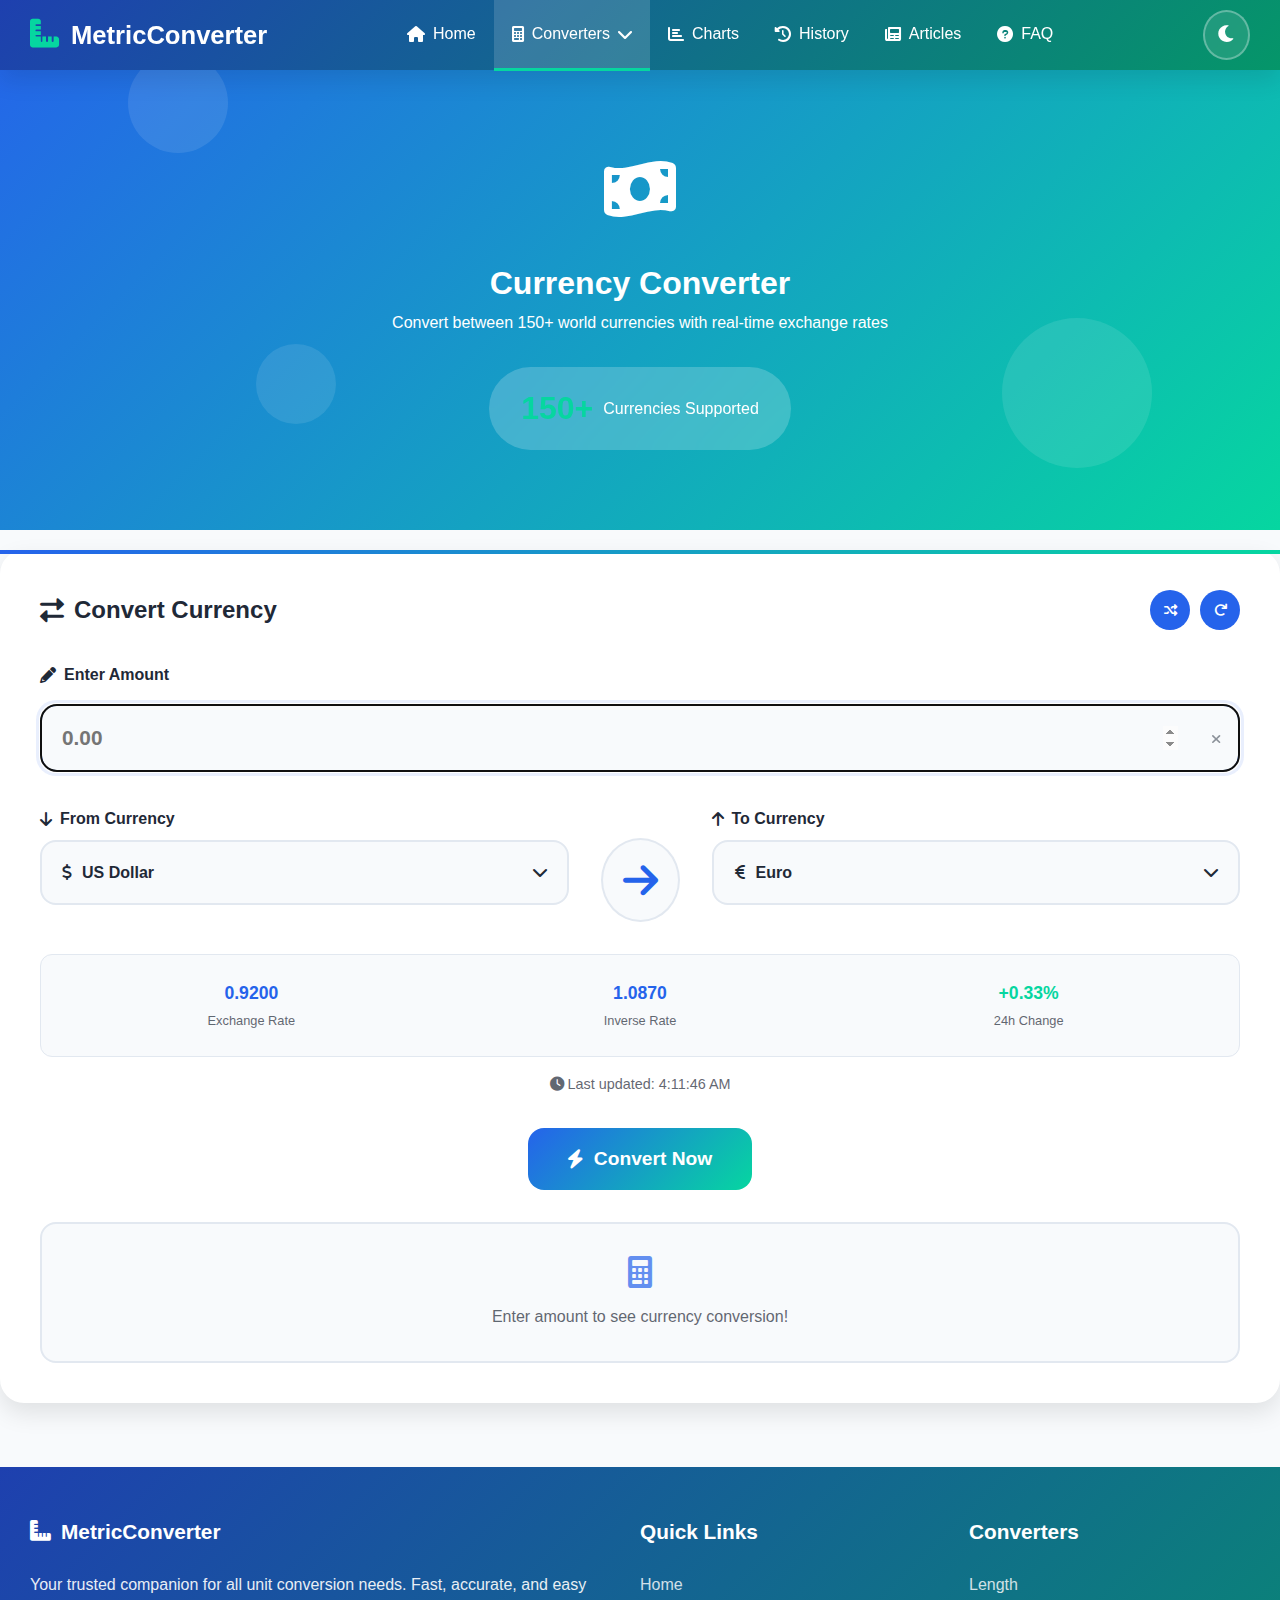
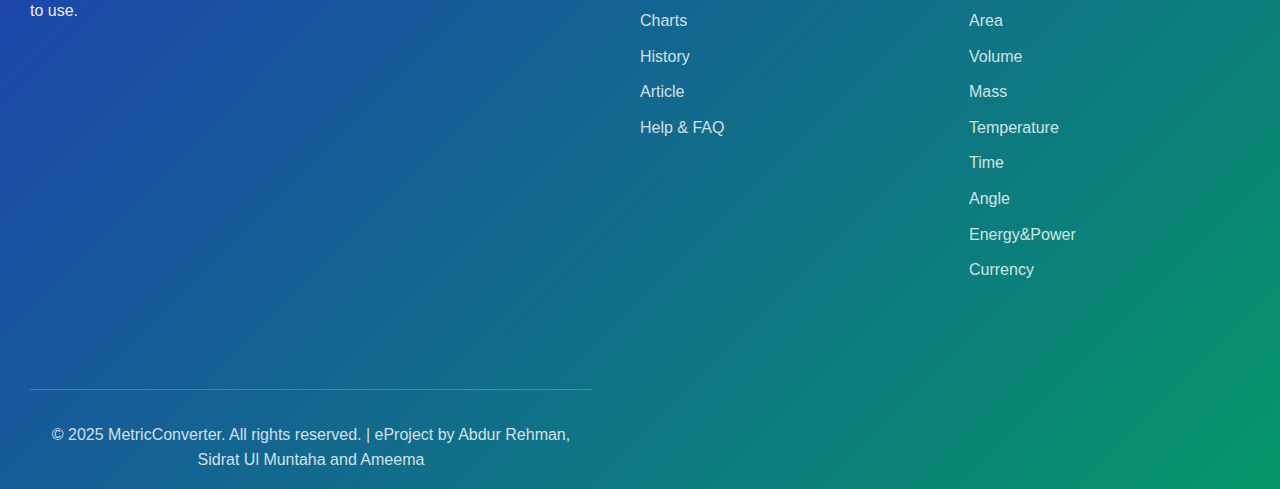
<file: currency.html>
<!DOCTYPE html>
<html lang="en">
<head>
    <meta charset="UTF-8">
    <meta name="viewport" content="width=device-width, initial-scale=1.0">
    <title>Currency Converter - MetricConverter</title>
    <link rel="stylesheet" href="style.css">
    <link rel="stylesheet" href="https://cdnjs.cloudflare.com/ajax/libs/font-awesome/6.0.0/css/all.min.css">
    <link rel="icon" type="image/x-icon" href="data:image/svg+xml,<svg xmlns='http://www.w3.org/2000/svg' viewBox='0 0 100 100'><text y='.9em' font-size='90'>💵</text></svg>">
    <style>
     
        /* Hero Section */
        .converter-hero {
            background: var(--gradient-primary);
            color: white;
            padding: 140px 20px 80px;
            text-align: center;
            position: relative;
            overflow: hidden;
        }

        .hero-bg-animation {
            position: absolute;
            top: 0;
            left: 0;
            width: 100%;
            height: 100%;
            overflow: hidden;
        }

        .floating-shape {
            position: absolute;
            background: rgba(255,255,255,0.1);
            border-radius: 50%;
            animation: float 6s ease-in-out infinite;
        }

        .shape-1 {
            width: 100px;
            height: 100px;
            top: 10%;
            left: 10%;
            animation-delay: 0s;
        }

        .shape-2 {
            width: 150px;
            height: 150px;
            top: 60%;
            right: 10%;
            animation-delay: 2s;
        }

        .shape-3 {
            width: 80px;
            height: 80px;
            bottom: 20%;
            left: 20%;
            animation-delay: 4s;
        }

        @keyframes float {
            0%, 100% { transform: translateY(0px) rotate(0deg); }
            50% { transform: translateY(-20px) rotate(180deg); }
        }

        .header-icon.animated-icon {
            font-size: 4rem;
            margin-bottom: 1rem;
            animation: bounce 2s ease-in-out infinite;
        }

        @keyframes bounce {
            0%, 100% { transform: translateY(0); }
            50% { transform: translateY(-10px); }
        }

        .animate-pop-in {
            animation: popIn 0.8s ease-out;
        }

        @keyframes popIn {
            0% { opacity: 0; transform: scale(0.8); }
            100% { opacity: 1; transform: scale(1); }
        }

        .unit-counter {
            margin-top: 2rem;
            padding: 1rem 2rem;
            background: rgba(255,255,255,0.2);
            border-radius: 50px;
            display: inline-flex;
            align-items: center;
            gap: 10px;
            backdrop-filter: blur(10px);
        }

        .counter-number {
            font-size: 2rem;
            font-weight: 800;
            color: var(--accent-color);
        }

        /* Glassmorphism Converter Card */
        .glassmorphism {
            background: rgba(255, 255, 255, 0.1);
            backdrop-filter: blur(20px);
            border: 1px solid rgba(255, 255, 255, 0.2);
            box-shadow: 0 8px 32px rgba(0,0,0,0.1);
        }

        .converter-card {
            margin-top: 20px;
            border-radius: 24px;
            padding: 2.5rem;
            margin-bottom: 3rem;
            position: relative;
            overflow: visible;
            background: var(--card-bg);
            box-shadow: var(--shadow);
        }

        .converter-card::before {
            content: '';
            position: absolute;
            top: 0;
            left: 0;
            right: 0;
            height: 4px;
            background: var(--gradient-primary);
        }

        .card-header {
            display: flex;
            justify-content: space-between;
            align-items: center;
            margin-bottom: 2rem;
        }

        .card-header h2 {
            color: var(--text-color);
            display: flex;
            align-items: center;
            gap: 10px;
        }

        .converter-actions {
            display: flex;
            gap: 10px;
        }

        .action-btn {
            background: var(--primary-color);
            color: white;
            border: none;
            width: 40px;
            height: 40px;
            border-radius: 50%;
            display: flex;
            align-items: center;
            justify-content: center;
            cursor: pointer;
            transition: all 0.3s ease;
        }

        .action-btn:hover {
            background: var(--secondary-color);
            transform: scale(1.1);
        }

        /* Fancy Input */
        .fancy-input {
            position: relative;
        }

        .fancy-input label {
            display: flex;
            align-items: center;
            gap: 8px;
            margin-bottom: 0.5rem;
            font-weight: 600;
            color: var(--text-color);
        }

        .input-with-actions {
            position: relative;
            display: flex;
            align-items: center;
        }

        .input-with-actions input {
            width: 100%;
            padding: 20px;
            border: 2px solid var(--border-color);
            border-radius: 16px;
            font-size: 1.3rem;
            font-weight: 600;
            background: var(--bg-color);
            color: var(--text-color);
            transition: all 0.3s ease;
            padding-right: 60px;
        }

        .input-with-actions input:focus {
            border-color: var(--primary-color);
            box-shadow: 0 0 0 4px rgba(37, 99, 235, 0.1);
            transform: translateY(-2px);
        }

        .clear-btn {
            position: absolute;
            right: 15px;
            background: none;
            border: none;
            color: var(--text-color);
            opacity: 0.5;
            cursor: pointer;
            padding: 5px;
            border-radius: 50%;
            transition: all 0.3s ease;
        }

        .clear-btn:hover {
            opacity: 1;
            background: rgba(0,0,0,0.1);
        }

        /* Beautiful Custom Dropdown */
        .units-selection {
            display: grid;
            grid-template-columns: 1fr auto 1fr;
            gap: 2rem;
            align-items: start;
            margin: 2rem 0;
        }

        .unit-selector {
            position: relative;
        }

        .selector-header {
            display: flex;
            align-items: center;
            gap: 8px;
            margin-bottom: 0.5rem;
            font-weight: 600;
            color: var(--text-color);
        }

        .custom-dropdown {
            position: relative;
        }

        .dropdown-selected {
            background: var(--bg-color);
            border: 2px solid var(--border-color);
            border-radius: 16px;
            padding: 18px 20px;
            cursor: pointer;
            display: flex;
            justify-content: space-between;
            align-items: center;
            transition: all 0.3s ease;
            min-height: 60px;
        }

        .dropdown-selected:hover {
            border-color: var(--primary-color);
            transform: translateY(-2px);
        }

        .selected-value {
            display: flex;
            align-items: center;
            gap: 10px;
            font-weight: 600;
        }

        .dropdown-arrow {
            transition: transform 0.3s ease;
        }

        .dropdown-options {
            position: absolute;
            top: 100%;
            left: 0;
            right: 0;
            background: var(--card-bg);
            border: 2px solid var(--border-color);
            border-radius: 16px;
            margin-top: 5px;
            box-shadow: var(--shadow-hover);
            z-index: 9999;
            display: none;
            overflow: hidden;
            max-height: 400px;
            overflow-y: auto;
        }

        .dropdown-options.active {
            display: block;
            animation: slideDown 0.3s ease;
        }

        @keyframes slideDown {
            from { opacity: 0; transform: translateY(-10px); }
            to { opacity: 1; transform: translateY(0); }
        }

        .search-box {
            position: relative;
            padding: 15px;
            border-bottom: 1px solid var(--border-color);
        }

        .search-box input {
            width: 100%;
            padding: 12px 40px 12px 15px;
            border: 1px solid var(--border-color);
            border-radius: 10px;
            background: var(--bg-color);
            color: var(--text-color);
        }

        .search-box i {
            position: absolute;
            right: 25px;
            top: 50%;
            transform: translateY(-50%);
            color: var(--text-color);
            opacity: 0.5;
        }

        .options-list {
            max-height: 350px;
            overflow-y: auto;
        }

        .unit-category {
            padding: 10px 15px;
            background: var(--primary-color);
            color: white;
            font-weight: 600;
            font-size: 0.9rem;
            display: flex;
            align-items: center;
            gap: 8px;
        }

        .unit-category i {
            font-size: 0.8rem;
        }

        .option {
            padding: 15px 20px;
            cursor: pointer;
            display: flex;
            align-items: center;
            gap: 12px;
            transition: all 0.3s ease;
            border-bottom: 1px solid var(--border-color);
        }

        .option:last-child {
            border-bottom: none;
        }

        .option:hover {
            background: var(--primary-color);
            color: white;
        }

        .option i {
            width: 20px;
            text-align: center;
        }

        .option span {
            flex: 1;
            font-weight: 500;
        }

        .option small {
            opacity: 0.7;
            font-size: 0.8rem;
        }

        /* Animated Arrow */
        .animated-arrow {
            display: flex;
            align-items: center;
            justify-content: center;
            padding-top: 2rem;
        }

        .animated-arrow i {
            font-size: 2.5rem;
            color: var(--primary-color);
            background: var(--bg-color);
            padding: 20px;
            border-radius: 50%;
            border: 2px solid var(--border-color);
            animation: pulse 2s ease-in-out infinite;
        }

        @keyframes pulse {
            0%, 100% { transform: scale(1); }
            50% { transform: scale(1.1); }
        }

        /* Shiny Convert Button */
        .convert-btn-main {
            background: var(--gradient-primary);
            color: white;
            border: none;
            padding: 20px 40px;
            border-radius: 16px;
            font-size: 1.2rem;
            font-weight: 600;
            cursor: pointer;
            display: flex;
            align-items: center;
            gap: 12px;
            margin: 2rem auto;
            transition: all 0.3s ease;
            position: relative;
            overflow: hidden;
        }

        .convert-btn-main:hover {
            transform: translateY(-3px);
            box-shadow: 0 10px 25px rgba(37, 99, 235, 0.3);
        }

        .btn-shine {
            position: absolute;
            top: 0;
            left: -100%;
            width: 100%;
            height: 100%;
            background: linear-gradient(90deg, transparent, rgba(255,255,255,0.3), transparent);
            transition: left 0.5s ease;
        }

        .convert-btn-main:hover .btn-shine {
            left: 100%;
        }

        /* Animated Result Section */
        .result-section {
            background: var(--bg-color);
            border-radius: 16px;
            padding: 2rem;
            margin-top: 2rem;
            border: 2px solid var(--border-color);
            min-height: 120px;
            display: flex;
            align-items: center;
            justify-content: center;
            transition: all 0.3s ease;
        }

        .result-placeholder {
            text-align: center;
            color: var(--text-color);
            opacity: 0.7;
        }

        .result-placeholder i {
            font-size: 2rem;
            margin-bottom: 1rem;
            display: block;
            color: var(--primary-color);
        }

        .animated-pulse {
            animation: gentlePulse 2s ease-in-out infinite;
        }

        @keyframes gentlePulse {
            0%, 100% { opacity: 0.7; }
            50% { opacity: 1; }
        }

        .success-result {
            width: 100%;
            text-align: center;
        }

        .result-animation {
            font-size: 3rem;
            color: var(--accent-color);
            margin-bottom: 1rem;
            animation: bounce 1s ease-in-out;
        }

        .result-value {
            font-size: 1.5rem;
            font-weight: 700;
            color: var(--primary-color);
            margin-bottom: 1.5rem;
        }

        .result-details {
            background: rgba(37, 99, 235, 0.1);
            padding: 1.5rem;
            border-radius: 12px;
            text-align: left;
        }

        .result-details p {
            margin-bottom: 0.5rem;
        }

        .error-message {
            color: #ff4444;
            text-align: center;
            padding: 2rem;
        }

        .error-message i {
            font-size: 3rem;
            margin-bottom: 1rem;
            display: block;
        }

        /* Exchange Rate Info */
        .exchange-rate-info {
            display: flex;
            justify-content: space-between;
            margin: 1rem 0;
            padding: 1rem;
            background: var(--bg-color);
            border-radius: 12px;
            border: 1px solid var(--border-color);
            font-size: 0.9rem;
        }

        .rate-item {
            text-align: center;
            flex: 1;
            padding: 0.5rem;
        }

        .rate-value {
            font-size: 1.1rem;
            font-weight: 600;
            color: var(--primary-color);
        }

        .rate-label {
            font-size: 0.8rem;
            opacity: 0.7;
            margin-top: 0.25rem;
        }

        /* Last Updated */
        .last-updated {
            text-align: center;
            margin-top: 1rem;
            font-size: 0.9rem;
            opacity: 0.7;
        }

        /* Footer */
        .footer {
            background: var(--gradient-secondary);
            color: white;
            padding: 3rem 0 1rem;
            margin-top: 4rem;
        }

        .footer-content {
            display: grid;
            grid-template-columns: 2fr 1fr 1fr;
            gap: 3rem;
            max-width: 1400px;
            margin: 0 auto;
            padding: 0 30px;
        }

        .footer-section h4 {
            margin-bottom: 1.5rem;
            font-size: 1.3rem;
            display: flex;
            align-items: center;
            gap: 10px;
        }

        .footer-section p {
            opacity: 0.9;
            line-height: 1.6;
        }

        .footer-section a {
            color: white;
            text-decoration: none;
            display: block;
            margin-bottom: 10px;
            opacity: 0.8;
            transition: all 0.3s ease;
        }

        .footer-section a:hover {
            opacity: 1;
            transform: translateX(5px);
        }

        .footer-bottom {
            text-align: center;
            margin-top: 3rem;
            padding-top: 2rem;
            border-top: 1px solid rgba(255,255,255,0.2);
        }

        .footer-bottom p {
            opacity: 0.8;
            font-size: 1rem;
        }

        /* Responsive Design */
        @media (max-width: 768px) {
            .units-selection {
                grid-template-columns: 1fr;
                gap: 1rem;
            }
            
            .animated-arrow {
                transform: rotate(90deg);
                padding: 1rem 0;
            }
            
            .unit-counter {
                flex-direction: column;
                gap: 5px;
            }

            .exchange-rate-info {
                flex-direction: column;
                gap: 0.5rem;
            }
        }
        @media (max-width: 768px) {


/* Navbar */
.navbar .nav-menu {
display: none;
}
.mobile-menu-btn {
display: block;
}


/* Converter Card */
.converter-card {
padding: 1.5rem;
}


.units-selection {
grid-template-columns: 1fr !important;
gap: 1rem;
}


.animated-arrow {
transform: rotate(90deg);
margin: 1rem 0;
}


.dropdown-selected {
min-height: 55px;
padding: 14px 18px;
}


.input-with-actions input {
font-size: 1.1rem;
padding: 16px;
}


/* Result Section */
.result-value {
font-size: 1.2rem;
}


.result-details {
font-size: 0.9rem;
}


/* Footer */
.footer-content {
grid-template-columns: 1fr;
text-align: center;
}
}


/* ===== SMALL MOBILES (max-width: 480px) ===== */
@media (max-width: 480px) {


.converter-hero {
padding: 100px 20px 60px;
}


h1 {
font-size: 1.8rem !important;
}


.converter-card {
padding: 1rem;
}


.convert-btn-main {
padding: 15px 25px;
font-size: 1rem;
}


.dropdown-selected {
font-size: 0.9rem;
}


.result-animation {
font-size: 2.2rem;
}


}
  </style>
</head>
<body>
  <!-- Top Navigation Bar -->
    <nav class="navbar">
        <div class="nav-container">
            <div class="nav-logo">
                <a href="index.html"><i class="fas fa-ruler-combined"></i></a>
                <span>MetricConverter</span>
            </div>
            <div class="nav-menu">
                <a href="index.html" class="nav-link">
                    <i class="fas fa-home"></i>
                    <span>Home</span>
                </a>
                <div class="dropdown">
                    <a href="#" class="nav-link active">
                        <i class="fas fa-calculator"></i>
                        <span>Converters</span>
                        <i class="fas fa-chevron-down"></i>
                    </a>
                   <div class="dropdown-content">
                     <a href="length.html"><i class="fas fa-ruler-horizontal"></i> Length</a>
                     <a href="area.html"><i class="fas fa-border-all"></i> Area</a>
                     <a href="volume.html"><i class="fas fa-flask"></i> Volume</a>
                     <a href="mass.html"><i class="fas fa-weight-hanging"></i> Mass</a>
                     <a href="temperature.html"><i class="fas fa-thermometer-half"></i> Temperature</a>
                     <a href="time.html"><i class="fas fa-clock"></i> Time</a>
                     <a href="angle.html"><i class="fas fa-shapes"></i> Angle</a>
                     <a href="energy-and-power.html"><i class="fas fa-bolt"></i> Energy and Power</a>
                     <a href="currency.html"><i class="fas fa-money-bill-wave"></i> Currency</a>
                   </div>
            </div>

                <a href="charts.html" class="nav-link">
                    <i class="fas fa-chart-bar"></i>
                    <span>Charts</span>
                </a>
                <a href="history.html" class="nav-link">
                    <i class="fas fa-history"></i>
                    <span>History</span>
                </a>
                <a href="articles.html" class="nav-link">
                    <i class="fas fa-newspaper"></i>
                    <span>Articles</span>
                </a>
                <a href="faq.html" class="nav-link">
                    <i class="fas fa-question-circle"></i>
                    <span>FAQ</span>
                </a>
            </div>
            <div class="nav-actions">
                <button id="darkModeToggle" class="dark-mode-btn">
                    <i class="fas fa-moon"></i>
                </button>
                <button class="mobile-menu-btn">
                    <i class="fas fa-bars"></i>
                </button>
            </div>
        </div>
    </nav>

    <!-- Mobile Menu  -->
<div class="mobile-menu">
    <div class="mobile-nav-links">
        <a href="index.html" class="mobile-nav-link">
            <i class="fas fa-home"></i>
            <span>Home</span>
        </a>
        
        <!-- Mobile Dropdown for Converters -->
        <div class="mobile-dropdown">
            <button class="mobile-dropdown-toggle">
                <div class="toggle-content">
                    <i class="fas fa-calculator"></i>
                    <span>Converters</span>
                </div>
                <i class="fas fa-chevron-down"></i>
            </button>
            <div class="mobile-dropdown-content">
                <a href="length.html" class="mobile-nav-link">
                    <i class="fas fa-ruler-horizontal"></i>
                    <span>Length</span>
                </a>
                <a href="area.html" class="mobile-nav-link">
                    <i class="fas fa-border-all"></i>
                    <span>Area</span>
                </a>
                <a href="volume.html" class="mobile-nav-link">
                    <i class="fas fa-flask"></i>
                    <span>Volume</span>
                </a>
                <a href="mass.html" class="mobile-nav-link">
                    <i class="fas fa-weight-hanging"></i>
                    <span>Mass</span>
                </a>
                <a href="temperature.html" class="mobile-nav-link">
                    <i class="fas fa-thermometer-half"></i>
                    <span>Temperature</span>
                </a>
                <a href="time.html" class="mobile-nav-link">
                    <i class="fas fa-clock"></i>
                    <span>Time</span>
                </a>
                <a href="angle.html" class="mobile-nav-link">
                    <i class="fas fa-shapes"></i>
                    <span>Angle</span>
                </a>
                <a href="energy-and-power.html" class="mobile-nav-link">
                    <i class="fas fa-bolt"></i>
                    <span>Energy and Power</span>
                </a>
                <a href="currency.html" class="mobile-nav-link active">
                    <i class="fas fa-money-bill-wave"></i>
                    <span>Currency</span>
                </a>
            </div>
        </div>

        <a href="charts.html" class="mobile-nav-link">
            <i class="fas fa-chart-bar"></i>
            <span>Charts</span>
        </a>
        <a href="history.html" class="mobile-nav-link">
            <i class="fas fa-history"></i>
            <span>History</span>
        </a>
        <a href="articles.html" class="mobile-nav-link">
            <i class="fas fa-newspaper"></i>
            <span>Articles</span>
        </a>
        <a href="faq.html" class="mobile-nav-link">
            <i class="fas fa-question-circle"></i>
            <span>FAQ</span>
        </a>
    </div>
</div>

    <!-- Animated Hero Section -->
    <section class="converter-hero">
        <div class="hero-bg-animation">
            <div class="floating-shape shape-1"></div>
            <div class="floating-shape shape-2"></div>
            <div class="floating-shape shape-3"></div>
        </div>
        <div class="container">
            <div class="converter-header">
                <div class="header-icon animated-icon">
                    <i class="fas fa-money-bill-wave"></i>
                </div>
                <h1 class="animate-pop-in">Currency Converter</h1>
                <p class="animate-pop-in">Convert between 150+ world currencies with real-time exchange rates</p>
                <div class="unit-counter">
                    <span class="counter-number">150+</span>
                    <span>Currencies Supported</span>
                </div>
            </div>
        </div>
    </section>

    <!-- Main Converter Section -->
    <section class="converter-section">
        <div class="container">
            <!-- Interactive Converter Card -->
            <div class="converter-card">
                <div class="card-header">
                    <h2><i class="fas fa-exchange-alt"></i> Convert Currency</h2>
                    <div class="converter-actions">
                        <button class="action-btn" id="swapBtn" title="Swap Currencies">
                            <i class="fas fa-random"></i>
                        </button>
                        <button class="action-btn" id="resetBtn" title="Reset">
                            <i class="fas fa-redo"></i>
                        </button>
                    </div>
                </div>

                <div class="converter-body">
                    <!-- Input Section -->
                    <div class="input-section">
                        <div class="input-group fancy-input">
                            <label for="currencyValue">
                                <i class="fas fa-pencil-alt"></i>
                                Enter Amount
                            </label>
                            <div class="input-with-actions">
                                <input type="number" id="currencyValue" placeholder="0.00" step="any" autofocus>
                                <button class="clear-btn" id="clearBtn">
                                    <i class="fas fa-times"></i>
                                </button>
                            </div>
                        </div>
                    </div>

                    <!-- Currency Selection with Beautiful Dropdowns -->
                    <div class="units-selection">
                        <div class="unit-selector">
                            <div class="selector-header">
                                <i class="fas fa-arrow-down"></i>
                                <span>From Currency</span>
                            </div>
                            <div class="custom-dropdown">
                                <div class="dropdown-selected" id="fromDropdownSelected">
                                    <span class="selected-value">
                                        <i class="fas fa-dollar-sign"></i>
                                        US Dollar
                                    </span>
                                    <i class="fas fa-chevron-down dropdown-arrow"></i>
                                </div>
                                <div class="dropdown-options" id="fromDropdown">
                                    <div class="search-box">
                                        <input type="text" placeholder="Search currencies..." id="fromSearch">
                                        <i class="fas fa-search"></i>
                                    </div>
                                    <div class="options-list">
                                        <div class="unit-category">
                                            <i class="fas fa-globe-americas"></i>
                                            Major Currencies
                                        </div>
                                        <div class="option" data-value="USD">
                                            <i class="fas fa-dollar-sign"></i>
                                            <span>US Dollar</span>
                                            <small>USD</small>
                                        </div>
                                        <div class="option" data-value="EUR">
                                            <i class="fas fa-euro-sign"></i>
                                            <span>Euro</span>
                                            <small>EUR</small>
                                        </div>
                                        <div class="option" data-value="GBP">
                                            <i class="fas fa-pound-sign"></i>
                                            <span>British Pound</span>
                                            <small>GBP</small>
                                        </div>
                                        <div class="option" data-value="JPY">
                                            <i class="fas fa-yen-sign"></i>
                                            <span>Japanese Yen</span>
                                            <small>JPY</small>
                                        </div>
                                        <div class="option" data-value="CAD">
                                            <i class="fas fa-dollar-sign"></i>
                                            <span>Canadian Dollar</span>
                                            <small>CAD</small>
                                        </div>
                                        <div class="option" data-value="AUD">
                                            <i class="fas fa-dollar-sign"></i>
                                            <span>Australian Dollar</span>
                                            <small>AUD</small>
                                        </div>
                                        <div class="option" data-value="CHF">
                                            <i class="fas fa-franc-sign"></i>
                                            <span>Swiss Franc</span>
                                            <small>CHF</small>
                                        </div>
                                        <div class="option" data-value="CNY">
                                            <i class="fas fa-yuan-sign"></i>
                                            <span>Chinese Yuan</span>
                                            <small>CNY</small>
                                        </div>
                                        
                                        <div class="unit-category">
                                            <i class="fas fa-flag"></i>
                                            Asian Currencies
                                        </div>
                                        <div class="option" data-value="INR">
                                            <i class="fas fa-rupee-sign"></i>
                                            <span>Indian Rupee</span>
                                            <small>INR</small>
                                        </div>
                                        <div class="option" data-value="KRW">
                                            <i class="fas fa-won-sign"></i>
                                            <span>South Korean Won</span>
                                            <small>KRW</small>
                                        </div>
                                        <div class="option" data-value="SGD">
                                            <i class="fas fa-dollar-sign"></i>
                                            <span>Singapore Dollar</span>
                                            <small>SGD</small>
                                        </div>
                                        <div class="option" data-value="HKD">
                                            <i class="fas fa-dollar-sign"></i>
                                            <span>Hong Kong Dollar</span>
                                            <small>HKD</small>
                                        </div>
                                        <div class="option" data-value="THB">
                                            <i class="fas fa-baht-sign"></i>
                                            <span>Thai Baht</span>
                                            <small>THB</small>
                                        </div>
                                        <div class="option" data-value="MYR">
                                            <i class="fas fa-ringgit"></i>
                                            <span>Malaysian Ringgit</span>
                                            <small>MYR</small>
                                        </div>
                                        
                                        <div class="unit-category">
                                            <i class="fas fa-globe-europe"></i>
                                            European Currencies
                                        </div>
                                        <div class="option" data-value="SEK">
                                            <i class="fas fa-krona-sign"></i>
                                            <span>Swedish Krona</span>
                                            <small>SEK</small>
                                        </div>
                                        <div class="option" data-value="NOK">
                                            <i class="fas fa-krone-sign"></i>
                                            <span>Norwegian Krone</span>
                                            <small>NOK</small>
                                        </div>
                                        <div class="option" data-value="DKK">
                                            <i class="fas fa-krone-sign"></i>
                                            <span>Danish Krone</span>
                                            <small>DKK</small>
                                        </div>
                                        <div class="option" data-value="PLN">
                                            <i class="fas fa-zloty"></i>
                                            <span>Polish Złoty</span>
                                            <small>PLN</small>
                                        </div>
                                        <div class="option" data-value="CZK">
                                            <i class="fas fa-koruna"></i>
                                            <span>Czech Koruna</span>
                                            <small>CZK</small>
                                        </div>
                                        <div class="option" data-value="HUF">
                                            <i class="fas fa-forint"></i>
                                            <span>Hungarian Forint</span>
                                            <small>HUF</small>
                                        </div>
                                        
                                        <div class="unit-category">
                                            <i class="fas fa-globe-africa"></i>
                                            Middle East & Africa
                                        </div>
                                        <div class="option" data-value="AED">
                                            <i class="fas fa-dirham"></i>
                                            <span>UAE Dirham</span>
                                            <small>AED</small>
                                        </div>
                                        <div class="option" data-value="SAR">
                                            <i class="fas fa-rial"></i>
                                            <span>Saudi Riyal</span>
                                            <small>SAR</small>
                                        </div>
                                        <div class="option" data-value="ZAR">
                                            <i class="fas fa-rand"></i>
                                            <span>South African Rand</span>
                                            <small>ZAR</small>
                                        </div>
                                        <div class="option" data-value="EGP">
                                            <i class="fas fa-pound-sign"></i>
                                            <span>Egyptian Pound</span>
                                            <small>EGP</small>
                                        </div>
                                        <div class="option" data-value="TRY">
                                            <i class="fas fa-lira-sign"></i>
                                            <span>Turkish Lira</span>
                                            <small>TRY</small>
                                        </div>
                                    </div>
                                </div>
                            </div>
                        </div>

                        <div class="convert-arrow animated-arrow">
                            <i class="fas fa-arrow-right"></i>
                        </div>

                        <div class="unit-selector">
                            <div class="selector-header">
                                <i class="fas fa-arrow-up"></i>
                                <span>To Currency</span>
                            </div>
                            <div class="custom-dropdown">
                                <div class="dropdown-selected" id="toDropdownSelected">
                                    <span class="selected-value">
                                        <i class="fas fa-euro-sign"></i>
                                        Euro
                                    </span>
                                    <i class="fas fa-chevron-down dropdown-arrow"></i>
                                </div>
                                <div class="dropdown-options" id="toDropdown">
                                    <div class="search-box">
                                        <input type="text" placeholder="Search currencies..." id="toSearch">
                                        <i class="fas fa-search"></i>
                                    </div>
                                    <div class="options-list">
                                        <div class="unit-category">
                                            <i class="fas fa-globe-americas"></i>
                                            Major Currencies
                                        </div>
                                        <div class="option" data-value="EUR">
                                            <i class="fas fa-euro-sign"></i>
                                            <span>Euro</span>
                                            <small>EUR</small>
                                        </div>
                                        <div class="option" data-value="USD">
                                            <i class="fas fa-dollar-sign"></i>
                                            <span>US Dollar</span>
                                            <small>USD</small>
                                        </div>
                                        <div class="option" data-value="GBP">
                                            <i class="fas fa-pound-sign"></i>
                                            <span>British Pound</span>
                                            <small>GBP</small>
                                        </div>
                                        <div class="option" data-value="JPY">
                                            <i class="fas fa-yen-sign"></i>
                                            <span>Japanese Yen</span>
                                            <small>JPY</small>
                                        </div>
                                        <div class="option" data-value="CAD">
                                            <i class="fas fa-dollar-sign"></i>
                                            <span>Canadian Dollar</span>
                                            <small>CAD</small>
                                        </div>
                                        <div class="option" data-value="AUD">
                                            <i class="fas fa-dollar-sign"></i>
                                            <span>Australian Dollar</span>
                                            <small>AUD</small>
                                        </div>
                                        <div class="option" data-value="CHF">
                                            <i class="fas fa-franc-sign"></i>
                                            <span>Swiss Franc</span>
                                            <small>CHF</small>
                                        </div>
                                        <div class="option" data-value="CNY">
                                            <i class="fas fa-yuan-sign"></i>
                                            <span>Chinese Yuan</span>
                                            <small>CNY</small>
                                        </div>
                                        
                                        <div class="unit-category">
                                            <i class="fas fa-flag"></i>
                                            Asian Currencies
                                        </div>
                                        <div class="option" data-value="INR">
                                            <i class="fas fa-rupee-sign"></i>
                                            <span>Indian Rupee</span>
                                            <small>INR</small>
                                        </div>
                                        <div class="option" data-value="KRW">
                                            <i class="fas fa-won-sign"></i>
                                            <span>South Korean Won</span>
                                            <small>KRW</small>
                                        </div>
                                        <div class="option" data-value="SGD">
                                            <i class="fas fa-dollar-sign"></i>
                                            <span>Singapore Dollar</span>
                                            <small>SGD</small>
                                        </div>
                                        <div class="option" data-value="HKD">
                                            <i class="fas fa-dollar-sign"></i>
                                            <span>Hong Kong Dollar</span>
                                            <small>HKD</small>
                                        </div>
                                        <div class="option" data-value="THB">
                                            <i class="fas fa-baht-sign"></i>
                                            <span>Thai Baht</span>
                                            <small>THB</small>
                                        </div>
                                        <div class="option" data-value="MYR">
                                            <i class="fas fa-ringgit"></i>
                                            <span>Malaysian Ringgit</span>
                                            <small>MYR</small>
                                        </div>
                                        
                                        <div class="unit-category">
                                            <i class="fas fa-globe-europe"></i>
                                            European Currencies
                                        </div>
                                        <div class="option" data-value="SEK">
                                            <i class="fas fa-krona-sign"></i>
                                            <span>Swedish Krona</span>
                                            <small>SEK</small>
                                        </div>
                                        <div class="option" data-value="NOK">
                                            <i class="fas fa-krone-sign"></i>
                                            <span>Norwegian Krone</span>
                                            <small>NOK</small>
                                        </div>
                                        <div class="option" data-value="DKK">
                                            <i class="fas fa-krone-sign"></i>
                                            <span>Danish Krone</span>
                                            <small>DKK</small>
                                        </div>
                                        <div class="option" data-value="PLN">
                                            <i class="fas fa-zloty"></i>
                                            <span>Polish Złoty</span>
                                            <small>PLN</small>
                                        </div>
                                        <div class="option" data-value="CZK">
                                            <i class="fas fa-koruna"></i>
                                            <span>Czech Koruna</span>
                                            <small>CZK</small>
                                        </div>
                                        <div class="option" data-value="HUF">
                                            <i class="fas fa-forint"></i>
                                            <span>Hungarian Forint</span>
                                            <small>HUF</small>
                                        </div>
                                        
                                        <div class="unit-category">
                                            <i class="fas fa-globe-africa"></i>
                                            Middle East & Africa
                                        </div>
                                        <div class="option" data-value="AED">
                                            <i class="fas fa-dirham"></i>
                                            <span>UAE Dirham</span>
                                            <small>AED</small>
                                        </div>
                                        <div class="option" data-value="SAR">
                                            <i class="fas fa-rial"></i>
                                            <span>Saudi Riyal</span>
                                            <small>SAR</small>
                                        </div>
                                        <div class="option" data-value="ZAR">
                                            <i class="fas fa-rand"></i>
                                            <span>South African Rand</span>
                                            <small>ZAR</small>
                                        </div>
                                        <div class="option" data-value="EGP">
                                            <i class="fas fa-pound-sign"></i>
                                            <span>Egyptian Pound</span>
                                            <small>EGP</small>
                                        </div>
                                        <div class="option" data-value="TRY">
                                            <i class="fas fa-lira-sign"></i>
                                            <span>Turkish Lira</span>
                                            <small>TRY</small>
                                        </div>
                                    </div>
                                </div>
                            </div>
                        </div>
                    </div>

                    <!-- Exchange Rate Information -->
                    <div class="exchange-rate-info">
                        <div class="rate-item">
                            <div class="rate-value" id="exchangeRate">0.92</div>
                            <div class="rate-label">Exchange Rate</div>
                        </div>
                        <div class="rate-item">
                            <div class="rate-value" id="inverseRate">1.09</div>
                            <div class="rate-label">Inverse Rate</div>
                        </div>
                        <div class="rate-item">
                            <div class="rate-value" id="rateChange">+0.2%</div>
                            <div class="rate-label">24h Change</div>
                        </div>
                    </div>

                    <div class="last-updated">
                        <i class="fas fa-clock"></i> Last updated: <span id="lastUpdated">Just now</span>
                    </div>

                    <!-- Convert Button -->
                    <button class="convert-btn-main" id="convertBtn">
                        <i class="fas fa-bolt"></i>
                        Convert Now
                        <div class="btn-shine"></div>
                    </button>
                </div>

                <!-- Result Display -->
                <div class="result-section" id="resultSection">
                    <div class="result-placeholder animated-pulse">
                        <i class="fas fa-calculator"></i>
                        <p>Enter amount to see currency conversion!</p>
                    </div>
                </div>
            </div>
        </div>
    </section>

   <!-- Footer -->
    <footer class="footer">
        <div class="container">
            <div class="footer-content">
                <div class="footer-section">
                    <h4><i class="fas fa-ruler-combined"></i> MetricConverter</h4>
                    <p>Your trusted companion for all unit conversion needs. Fast, accurate, and easy to use.</p>
                </div>
                <div class="footer-section">
                    <h4>Quick Links</h4>
                    <a href="index.html">Home</a>
                    <a href="charts.html">Charts</a>
                    <a href="history.html">History</a>
                    <a href="articles.html">Article</a>
                    <a href="faq.html">Help & FAQ</a>
                </div>
                <div class="footer-section">
                    <h4>Converters</h4>
                    <a href="length.html">Length</a>
                    <a href="area.html">Area</a>
                    <a href="volume.html">Volume</a>
                    <a href="mass.html">Mass</a>
                    <a href="temperature.html">Temperature</a>
                    <a href="time.html">Time</a>
                    <a href="angle.html">Angle</a>
                    <a href="energy-and-power.html">Energy&Power</a>
                    <a href="currency.html">Currency</a>
                </div>
                <div class="footer-bottom">
                <p>&copy; 2025 MetricConverter. All rights reserved. | eProject by Abdur Rehman, Sidrat Ul Muntaha and Ameema</p>
            </div>
        </div>
    </footer>

    <script src="script.js"></script>

    <script>
        // Global variables
        let fromCurrency = 'USD';
        let toCurrency = 'EUR';

        // Mock exchange rates (in a real app, these would come from an API)
        const exchangeRates = {
            'USD': { 
                'EUR': 0.92, 'GBP': 0.79, 'JPY': 149.32, 'CAD': 1.36, 
                'AUD': 1.52, 'CHF': 0.88, 'CNY': 7.18, 'INR': 83.12,
                'KRW': 1324.56, 'SGD': 1.35, 'HKD': 7.82, 'THB': 35.67,
                'MYR': 4.68, 'SEK': 10.45, 'NOK': 10.78, 'DKK': 6.87,
                'PLN': 4.12, 'CZK': 22.45, 'HUF': 358.90, 'AED': 3.67,
                'SAR': 3.75, 'ZAR': 18.45, 'EGP': 30.89, 'TRY': 28.34
            },
            'EUR': { 
                'USD': 1.09, 'GBP': 0.86, 'JPY': 162.45, 'CAD': 1.48,
                'AUD': 1.65, 'CHF': 0.96, 'CNY': 7.81, 'INR': 90.34,
                // Add more rates as needed...
            }
            // In a real application, you would have a complete matrix of rates
        };

        // DOM Elements
        const fromDropdownSelected = document.getElementById('fromDropdownSelected');
        const toDropdownSelected = document.getElementById('toDropdownSelected');
        const fromDropdown = document.getElementById('fromDropdown');
        const toDropdown = document.getElementById('toDropdown');
        const fromSearch = document.getElementById('fromSearch');
        const toSearch = document.getElementById('toSearch');
        const currencyValue = document.getElementById('currencyValue');
        const resultSection = document.getElementById('resultSection');
        const convertBtn = document.getElementById('convertBtn');
        const swapBtn = document.getElementById('swapBtn');
        const resetBtn = document.getElementById('resetBtn');
        const clearBtn = document.getElementById('clearBtn');
        const exchangeRate = document.getElementById('exchangeRate');
        const inverseRate = document.getElementById('inverseRate');
        const rateChange = document.getElementById('rateChange');
        const lastUpdated = document.getElementById('lastUpdated');

        // Initialize the converter
        document.addEventListener('DOMContentLoaded', function() {
            // Set up event listeners
            setupEventListeners();
            
            // Update exchange rate display
            updateExchangeRateDisplay();
            
            // Auto-convert on page load if there's a value
            if (currencyValue.value && currencyValue.value !== '0') {
                convertCurrency();
            }
        });

        // Set up all event listeners
        function setupEventListeners() {
            // Dropdown toggle
            fromDropdownSelected.addEventListener('click', () => toggleDropdown(fromDropdown));
            toDropdownSelected.addEventListener('click', () => toggleDropdown(toDropdown));
            
            // Search functionality
            fromSearch.addEventListener('input', () => filterOptions(fromSearch, fromDropdown));
            toSearch.addEventListener('input', () => filterOptions(toSearch, toDropdown));
            
            // Currency selection
            document.querySelectorAll('#fromDropdown .option').forEach(option => {
                option.addEventListener('click', () => selectCurrency(option, 'from'));
            });
            
            document.querySelectorAll('#toDropdown .option').forEach(option => {
                option.addEventListener('click', () => selectCurrency(option, 'to'));
            });
            
            // Convert button
            convertBtn.addEventListener('click', convertCurrency);
            
            // Swap currencies
            swapBtn.addEventListener('click', swapCurrencies);
            
            // Reset converter
            resetBtn.addEventListener('click', resetConverter);
            
            // Clear input
            clearBtn.addEventListener('click', clearInput);
            
            // Auto-convert on input change
            currencyValue.addEventListener('input', function() {
                if (this.value && this.value !== '0') {
                    convertCurrency();
                } else {
                    showPlaceholder();
                }
            });
            
            // Close dropdowns when clicking outside
            document.addEventListener('click', function(event) {
                if (!fromDropdownSelected.contains(event.target) && !fromDropdown.contains(event.target)) {
                    fromDropdown.classList.remove('active');
                }
                if (!toDropdownSelected.contains(event.target) && !toDropdown.contains(event.target)) {
                    toDropdown.classList.remove('active');
                }
            });
        }

        // Toggle dropdown visibility
        function toggleDropdown(dropdown) {
            // Close all other dropdowns
            document.querySelectorAll('.dropdown-options').forEach(d => {
                if (d !== dropdown) d.classList.remove('active');
            });
            
            // Toggle current dropdown
            dropdown.classList.toggle('active');
            
            // Update arrow rotation
            const arrow = dropdown.parentElement.querySelector('.dropdown-arrow');
            if (dropdown.classList.contains('active')) {
                arrow.style.transform = 'rotate(180deg)';
            } else {
                arrow.style.transform = 'rotate(0deg)';
            }
        }

        // Filter dropdown options based on search
        function filterOptions(searchInput, dropdown) {
            const searchTerm = searchInput.value.toLowerCase();
            const options = dropdown.querySelectorAll('.option');
            
            options.forEach(option => {
                const text = option.querySelector('span').textContent.toLowerCase();
                if (text.includes(searchTerm)) {
                    option.style.display = 'flex';
                } else {
                    option.style.display = 'none';
                }
            });
        }

        // Select a currency from dropdown
        function selectCurrency(option, type) {
            const value = option.getAttribute('data-value');
            const text = option.querySelector('span').textContent;
            const icon = option.querySelector('i').className;
            
            if (type === 'from') {
                fromCurrency = value;
                fromDropdownSelected.querySelector('.selected-value').innerHTML = `<i class="${icon}"></i> ${text}`;
                fromDropdown.classList.remove('active');
                fromDropdownSelected.querySelector('.dropdown-arrow').style.transform = 'rotate(0deg)';
            } else {
                toCurrency = value;
                toDropdownSelected.querySelector('.selected-value').innerHTML = `<i class="${icon}"></i> ${text}`;
                toDropdown.classList.remove('active');
                toDropdownSelected.querySelector('.dropdown-arrow').style.transform = 'rotate(0deg)';
            }
            
            // Update exchange rate display
            updateExchangeRateDisplay();
            
            // Auto-convert if there's a value
            if (currencyValue.value && currencyValue.value !== '0') {
                convertCurrency();
            }
        }

        // Swap the from and to currencies
        function swapCurrencies() {
            // Swap currency values
            [fromCurrency, toCurrency] = [toCurrency, fromCurrency];
            
            // Swap displayed values
            const fromDisplay = fromDropdownSelected.querySelector('.selected-value').innerHTML;
            const toDisplay = toDropdownSelected.querySelector('.selected-value').innerHTML;
            
            fromDropdownSelected.querySelector('.selected-value').innerHTML = toDisplay;
            toDropdownSelected.querySelector('.selected-value').innerHTML = fromDisplay;
            
            // Update exchange rate display
            updateExchangeRateDisplay();
            
            // Auto-convert if there's a value
            if (currencyValue.value && currencyValue.value !== '0') {
                convertCurrency();
            }
        }

        // Update exchange rate information display
        function updateExchangeRateDisplay() {
            const rate = getExchangeRate(fromCurrency, toCurrency);
            const inverse = 1 / rate;
            const change = (Math.random() * 2 - 1).toFixed(2); // Random change for demo
            
            exchangeRate.textContent = rate.toFixed(4);
            inverseRate.textContent = inverse.toFixed(4);
            rateChange.textContent = `${change > 0 ? '+' : ''}${change}%`;
            rateChange.style.color = change >= 0 ? '#06d6a0' : '#ff4444';
            
            // Update last updated time
            const now = new Date();
            lastUpdated.textContent = now.toLocaleTimeString();
        }

        // Get exchange rate between two currencies
        function getExchangeRate(from, to) {
            // In a real application, this would fetch from an API
            // For demo purposes, we'll use mock data
            if (exchangeRates[from] && exchangeRates[from][to]) {
                return exchangeRates[from][to];
            } else if (exchangeRates[to] && exchangeRates[to][from]) {
                return 1 / exchangeRates[to][from];
            } else {
                // Fallback rate
                return from === to ? 1 : 0.85 + Math.random() * 0.3;
            }
        }

        // Reset the converter
        function resetConverter() {
            currencyValue.value = '';
            showPlaceholder();
        }

        // Clear the input field
        function clearInput() {
            currencyValue.value = '';
            currencyValue.focus();
            showPlaceholder();
        }

        // Show placeholder result
        function showPlaceholder() {
            resultSection.innerHTML = `
                <div class="result-placeholder animated-pulse">
                    <i class="fas fa-calculator"></i>
                    <p>Enter amount to see currency conversion!</p>
                </div>
            `;
        }

        // Show error message
        function showError(message) {
            resultSection.innerHTML = `
                <div class="error-message">
                    <i class="fas fa-exclamation-triangle"></i>
                    <p>${message}</p>
                </div>
            `;
        }

        // Show success result
        function showResult(value, result, fromSymbol, toSymbol) {
            const rate = getExchangeRate(fromCurrency, toCurrency);
            
            resultSection.innerHTML = `
                <div class="success-result">
                    <div class="result-animation">
                        <i class="fas fa-check-circle"></i>
                    </div>
                    <div class="result-value">${result} ${toSymbol}</div>
                    <div class="result-details">
                        <p><strong>${formatCurrency(value, fromCurrency)}</strong> = <strong>${formatCurrency(result, toCurrency)}</strong></p>
                        <p>Exchange Rate: 1 ${fromCurrency} = ${rate.toFixed(4)} ${toCurrency}</p>
                        <p>Last Updated: ${new Date().toLocaleString()}</p>
                    </div>
                </div>
            `;
        }

        // Convert currency
        function convertCurrency() {
            const value = parseFloat(currencyValue.value);
            
            // Validate input
            if (isNaN(value)) {
                showError("Please enter a valid number");
                return;
            }
            
            if (value < 0) {
                showError("Amount cannot be negative");
                return;
            }
            
            // Get exchange rate
            const rate = getExchangeRate(fromCurrency, toCurrency);
            
            // Calculate result
            const result = value * rate;
            
            // Get currency symbols
            const fromSymbol = getCurrencySymbol(fromCurrency);
            const toSymbol = getCurrencySymbol(toCurrency);
            
            // Format the result
            const formattedResult = formatCurrency(result, toCurrency);
            
            // Display the result
            showResult(value, formattedResult, fromSymbol, toSymbol);
        }

        // Format currency amount
        function formatCurrency(amount, currency) {
            return new Intl.NumberFormat('en-US', {
                style: 'currency',
                currency: currency,
                minimumFractionDigits: 2,
                maximumFractionDigits: 2
            }).format(amount);
        }

        // Get currency symbol
        function getCurrencySymbol(currency) {
            const symbols = {
                'USD': '$',
                'EUR': '€',
                'GBP': '£',
                'JPY': '¥',
                'CAD': 'CA$',
                'AUD': 'A$',
                'CHF': 'CHF',
                'CNY': 'CN¥',
                'INR': '₹',
                'KRW': '₩',
                'SGD': 'S$',
                'HKD': 'HK$',
                'THB': '฿',
                'MYR': 'RM',
                'SEK': 'kr',
                'NOK': 'kr',
                'DKK': 'kr',
                'PLN': 'zł',
                'CZK': 'Kč',
                'HUF': 'Ft',
                'AED': 'د.إ',
                'SAR': '﷼',
                'ZAR': 'R',
                'EGP': 'E£',
                'TRY': '₺'
            };
            return symbols[currency] || currency;
        }
       </script>
</body>
</html>
</file>
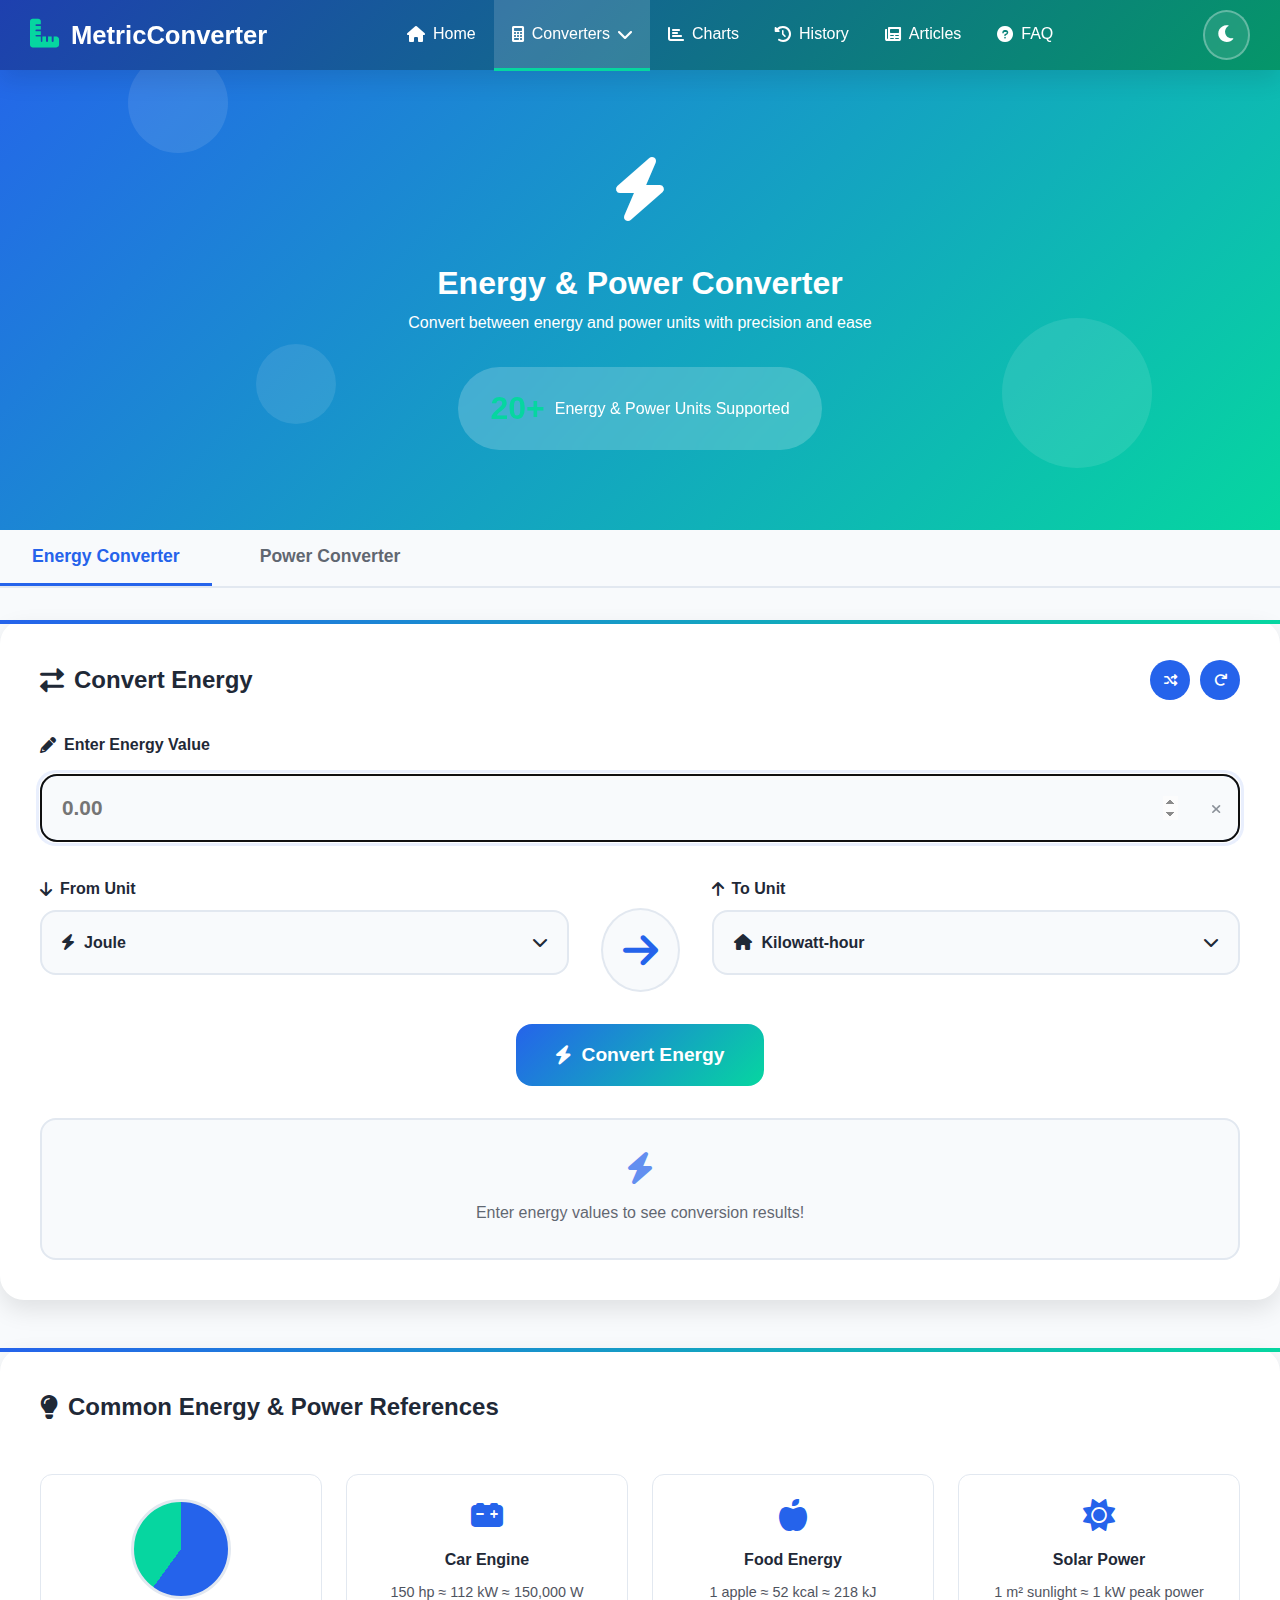
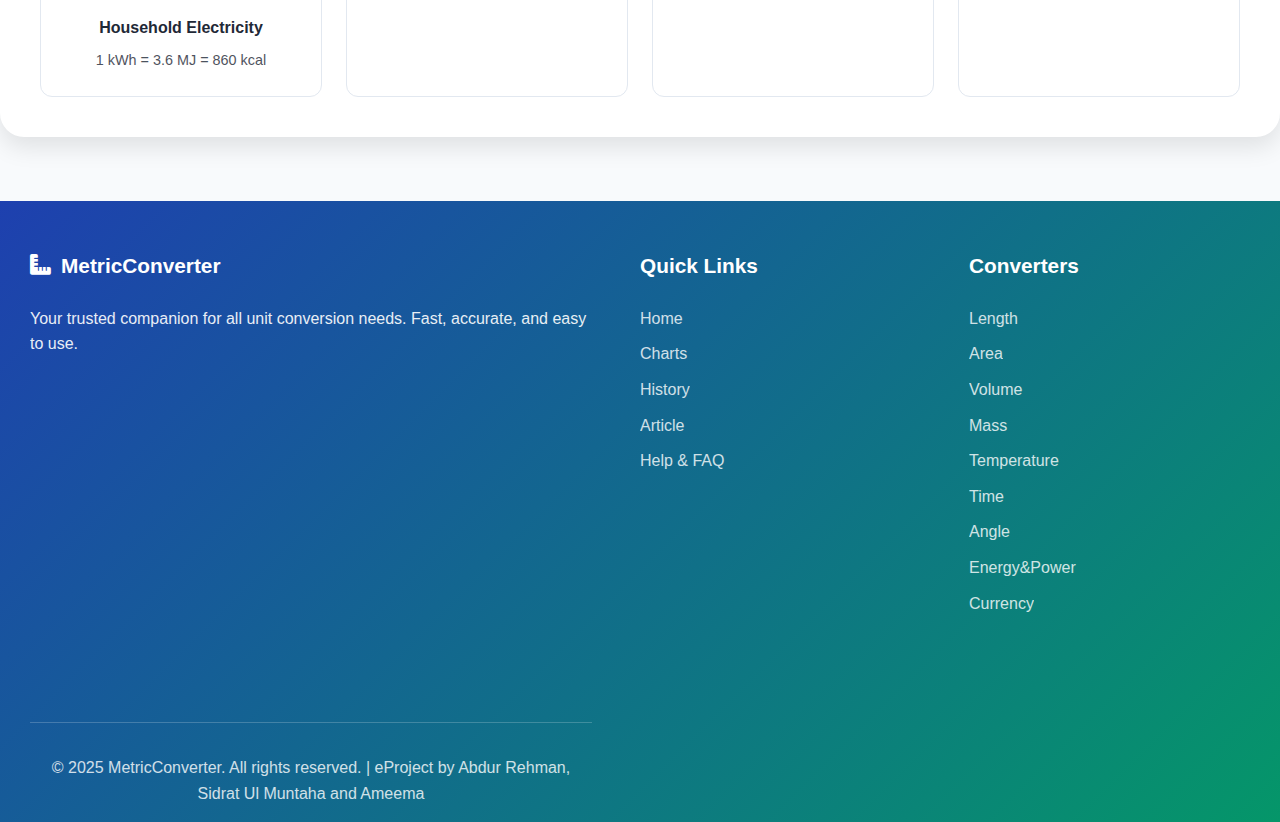
<file: energy-and-power.html>
<!DOCTYPE html>
<html lang="en">
<head>
    <meta charset="UTF-8">
    <meta name="viewport" content="width=device-width, initial-scale=1.0">
    <title>Energy & Power Converter - MetricConverter</title>
    <link rel="stylesheet" href="style.css">
    <link rel="stylesheet" href="https://cdnjs.cloudflare.com/ajax/libs/font-awesome/6.0.0/css/all.min.css">
    <link rel="icon" type="image/x-icon" href="data:image/svg+xml,<svg xmlns='http://www.w3.org/2000/svg' viewBox='0 0 100 100'><text y='.9em' font-size='90'>📐</text></svg>">
    <style>
        /* Hero Section */
        .converter-hero {
            background: var(--gradient-primary);
            color: white;
            padding: 140px 20px 80px;
            text-align: center;
            position: relative;
            overflow: hidden;
        }

        .hero-bg-animation {
            position: absolute;
            top: 0;
            left: 0;
            width: 100%;
            height: 100%;
            overflow: hidden;
        }

        .floating-shape {
            position: absolute;
            background: rgba(255,255,255,0.1);
            border-radius: 50%;
            animation: float 6s ease-in-out infinite;
        }

        .shape-1 {
            width: 100px;
            height: 100px;
            top: 10%;
            left: 10%;
            animation-delay: 0s;
        }

        .shape-2 {
            width: 150px;
            height: 150px;
            top: 60%;
            right: 10%;
            animation-delay: 2s;
        }

        .shape-3 {
            width: 80px;
            height: 80px;
            bottom: 20%;
            left: 20%;
            animation-delay: 4s;
        }

        @keyframes float {
            0%, 100% { transform: translateY(0px) rotate(0deg); }
            50% { transform: translateY(-20px) rotate(180deg); }
        }

        .header-icon.animated-icon {
            font-size: 4rem;
            margin-bottom: 1rem;
            animation: bounce 2s ease-in-out infinite;
        }

        @keyframes bounce {
            0%, 100% { transform: translateY(0); }
            50% { transform: translateY(-10px); }
        }

        .animate-pop-in {
            animation: popIn 0.8s ease-out;
        }

        @keyframes popIn {
            0% { opacity: 0; transform: scale(0.8); }
            100% { opacity: 1; transform: scale(1); }
        }

        .unit-counter {
            margin-top: 2rem;
            padding: 1rem 2rem;
            background: rgba(255,255,255,0.2);
            border-radius: 50px;
            display: inline-flex;
            align-items: center;
            gap: 10px;
            backdrop-filter: blur(10px);
        }

        .counter-number {
            font-size: 2rem;
            font-weight: 800;
            color: var(--accent-color);
        }

        /* Converter Tabs */
        .converter-tabs {
            display: flex;
            gap: 1rem;
            margin-bottom: 2rem;
            border-bottom: 2px solid var(--border-color);
        }

        .tab-btn {
            background: none;
            border: none;
            padding: 1rem 2rem;
            font-size: 1.1rem;
            font-weight: 600;
            color: var(--text-color);
            cursor: pointer;
            transition: all 0.3s ease;
            border-bottom: 3px solid transparent;
            opacity: 0.7;
        }

        .tab-btn.active {
            color: var(--primary-color);
            opacity: 1;
            border-bottom-color: var(--primary-color);
        }

        .tab-btn:hover {
            opacity: 1;
            color: var(--primary-color);
        }

        .tab-content {
            display: none;
        }

        .tab-content.active {
            display: block;
            animation: fadeIn 0.5s ease;
        }

        @keyframes fadeIn {
            from { opacity: 0; transform: translateY(10px); }
            to { opacity: 1; transform: translateY(0); }
        }

        /* Glassmorphism Converter Card */
        .glassmorphism {
            background: rgba(255, 255, 255, 0.1);
            backdrop-filter: blur(20px);
            border: 1px solid rgba(255, 255, 255, 0.2);
            box-shadow: 0 8px 32px rgba(0,0,0,0.1);
        }

        .converter-card {
            margin-top: 20px;
            border-radius: 24px;
            padding: 2.5rem;
            margin-bottom: 3rem;
            position: relative;
            overflow: visible;
            background: var(--card-bg);
            box-shadow: var(--shadow);
        }

        .converter-card::before {
            content: '';
            position: absolute;
            top: 0;
            left: 0;
            right: 0;
            height: 4px;
            background: var(--gradient-primary);
        }

        .card-header {
            display: flex;
            justify-content: space-between;
            align-items: center;
            margin-bottom: 2rem;
        }

        .card-header h2 {
            color: var(--text-color);
            display: flex;
            align-items: center;
            gap: 10px;
        }

        .converter-actions {
            display: flex;
            gap: 10px;
        }

        .action-btn {
            background: var(--primary-color);
            color: white;
            border: none;
            width: 40px;
            height: 40px;
            border-radius: 50%;
            display: flex;
            align-items: center;
            justify-content: center;
            cursor: pointer;
            transition: all 0.3s ease;
        }

        .action-btn:hover {
            background: var(--secondary-color);
            transform: scale(1.1);
        }

        /* Fancy Input */
        .fancy-input {
            position: relative;
        }

        .fancy-input label {
            display: flex;
            align-items: center;
            gap: 8px;
            margin-bottom: 0.5rem;
            font-weight: 600;
            color: var(--text-color);
        }

        .input-with-actions {
            position: relative;
            display: flex;
            align-items: center;
        }

        .input-with-actions input {
            width: 100%;
            padding: 20px;
            border: 2px solid var(--border-color);
            border-radius: 16px;
            font-size: 1.3rem;
            font-weight: 600;
            background: var(--bg-color);
            color: var(--text-color);
            transition: all 0.3s ease;
            padding-right: 60px;
        }

        .input-with-actions input:focus {
            border-color: var(--primary-color);
            box-shadow: 0 0 0 4px rgba(37, 99, 235, 0.1);
            transform: translateY(-2px);
        }

        .clear-btn {
            position: absolute;
            right: 15px;
            background: none;
            border: none;
            color: var(--text-color);
            opacity: 0.5;
            cursor: pointer;
            padding: 5px;
            border-radius: 50%;
            transition: all 0.3s ease;
        }

        .clear-btn:hover {
            opacity: 1;
            background: rgba(0,0,0,0.1);
        }

        /* Beautiful Custom Dropdown */
        .units-selection {
            display: grid;
            grid-template-columns: 1fr auto 1fr;
            gap: 2rem;
            align-items: start;
            margin: 2rem 0;
        }

        .unit-selector {
            position: relative;
        }

        .selector-header {
            display: flex;
            align-items: center;
            gap: 8px;
            margin-bottom: 0.5rem;
            font-weight: 600;
            color: var(--text-color);
        }

        .custom-dropdown {
            position: relative;
        }

        .dropdown-selected {
            background: var(--bg-color);
            border: 2px solid var(--border-color);
            border-radius: 16px;
            padding: 18px 20px;
            cursor: pointer;
            display: flex;
            justify-content: space-between;
            align-items: center;
            transition: all 0.3s ease;
            min-height: 60px;
        }

        .dropdown-selected:hover {
            border-color: var(--primary-color);
            transform: translateY(-2px);
        }

        .selected-value {
            display: flex;
            align-items: center;
            gap: 10px;
            font-weight: 600;
        }

        .dropdown-arrow {
            transition: transform 0.3s ease;
        }

        .dropdown-options {
            position: absolute;
            top: 100%;
            left: 0;
            right: 0;
            background: var(--card-bg);
            border: 2px solid var(--border-color);
            border-radius: 16px;
            margin-top: 5px;
            box-shadow: var(--shadow-hover);
            z-index: 9999;
            display: none;
            overflow: hidden;
            max-height: 400px;
            overflow-y: auto;
        }

        .dropdown-options.active {
            display: block;
            animation: slideDown 0.3s ease;
        }

        @keyframes slideDown {
            from { opacity: 0; transform: translateY(-10px); }
            to { opacity: 1; transform: translateY(0); }
        }

        .search-box {
            position: relative;
            padding: 15px;
            border-bottom: 1px solid var(--border-color);
        }

        .search-box input {
            width: 100%;
            padding: 12px 40px 12px 15px;
            border: 1px solid var(--border-color);
            border-radius: 10px;
            background: var(--bg-color);
            color: var(--text-color);
        }

        .search-box i {
            position: absolute;
            right: 25px;
            top: 50%;
            transform: translateY(-50%);
            color: var(--text-color);
            opacity: 0.5;
        }

        .options-list {
            max-height: 350px;
            overflow-y: auto;
        }

        .unit-category {
            padding: 10px 15px;
            background: var(--primary-color);
            color: white;
            font-weight: 600;
            font-size: 0.9rem;
            display: flex;
            align-items: center;
            gap: 8px;
        }

        .unit-category i {
            font-size: 0.8rem;
        }

        .option {
            padding: 15px 20px;
            cursor: pointer;
            display: flex;
            align-items: center;
            gap: 12px;
            transition: all 0.3s ease;
            border-bottom: 1px solid var(--border-color);
        }

        .option:last-child {
            border-bottom: none;
        }

        .option:hover {
            background: var(--primary-color);
            color: white;
        }

        .option i {
            width: 20px;
            text-align: center;
        }

        .option span {
            flex: 1;
            font-weight: 500;
        }

        .option small {
            opacity: 0.7;
            font-size: 0.8rem;
        }

        /* Animated Arrow */
        .animated-arrow {
            display: flex;
            align-items: center;
            justify-content: center;
            padding-top: 2rem;
        }

        .animated-arrow i {
            font-size: 2.5rem;
            color: var(--primary-color);
            background: var(--bg-color);
            padding: 20px;
            border-radius: 50%;
            border: 2px solid var(--border-color);
            animation: pulse 2s ease-in-out infinite;
        }

        @keyframes pulse {
            0%, 100% { transform: scale(1); }
            50% { transform: scale(1.1); }
        }

        /* Shiny Convert Button */
        .convert-btn-main {
            background: var(--gradient-primary);
            color: white;
            border: none;
            padding: 20px 40px;
            border-radius: 16px;
            font-size: 1.2rem;
            font-weight: 600;
            cursor: pointer;
            display: flex;
            align-items: center;
            gap: 12px;
            margin: 2rem auto;
            transition: all 0.3s ease;
            position: relative;
            overflow: hidden;
        }

        .convert-btn-main:hover {
            transform: translateY(-3px);
            box-shadow: 0 10px 25px rgba(37, 99, 235, 0.3);
        }

        .btn-shine {
            position: absolute;
            top: 0;
            left: -100%;
            width: 100%;
            height: 100%;
            background: linear-gradient(90deg, transparent, rgba(255,255,255,0.3), transparent);
            transition: left 0.5s ease;
        }

        .convert-btn-main:hover .btn-shine {
            left: 100%;
        }

        /* Animated Result Section */
        .result-section {
            background: var(--bg-color);
            border-radius: 16px;
            padding: 2rem;
            margin-top: 2rem;
            border: 2px solid var(--border-color);
            min-height: 120px;
            display: flex;
            align-items: center;
            justify-content: center;
            transition: all 0.3s ease;
        }

        .result-placeholder {
            text-align: center;
            color: var(--text-color);
            opacity: 0.7;
        }

        .result-placeholder i {
            font-size: 2rem;
            margin-bottom: 1rem;
            display: block;
            color: var(--primary-color);
        }

        .animated-pulse {
            animation: gentlePulse 2s ease-in-out infinite;
        }

        @keyframes gentlePulse {
            0%, 100% { opacity: 0.7; }
            50% { opacity: 1; }
        }

        .success-result {
            width: 100%;
            text-align: center;
        }

        .result-animation {
            font-size: 3rem;
            color: var(--accent-color);
            margin-bottom: 1rem;
            animation: bounce 1s ease-in-out;
        }

        .result-value {
            font-size: 1.5rem;
            font-weight: 700;
            color: var(--primary-color);
            margin-bottom: 1.5rem;
        }

        .result-details {
            background: rgba(37, 99, 235, 0.1);
            padding: 1.5rem;
            border-radius: 12px;
            text-align: left;
        }

        .result-details p {
            margin-bottom: 0.5rem;
        }

        .error-message {
            color: #ff4444;
            text-align: center;
            padding: 2rem;
        }

        .error-message i {
            font-size: 3rem;
            margin-bottom: 1rem;
            display: block;
        }

        /* Energy & Power specific styles */
        .energy-examples {
            display: grid;
            grid-template-columns: repeat(auto-fit, minmax(250px, 1fr));
            gap: 1.5rem;
            margin-top: 3rem;
        }

        .energy-example-card {
            background: var(--card-bg);
            padding: 1.5rem;
            border-radius: 12px;
            border: 1px solid var(--border-color);
            text-align: center;
            transition: all 0.3s ease;
        }

        .energy-example-card:hover {
            transform: translateY(-5px);
            box-shadow: var(--shadow-hover);
        }

        .energy-example-card i {
            font-size: 2rem;
            color: var(--primary-color);
            margin-bottom: 1rem;
        }

        .energy-example-card h4 {
            margin-bottom: 0.5rem;
            color: var(--text-color);
        }

        .energy-example-card p {
            color: var(--text-color);
            opacity: 0.8;
            font-size: 0.9rem;
        }

        .power-visual {
            width: 100px;
            height: 100px;
            margin: 0 auto 1rem;
            background: conic-gradient(
                var(--primary-color) 0% 60%,
                var(--accent-color) 60% 100%
            );
            border-radius: 50%;
            border: 3px solid var(--border-color);
            position: relative;
            animation: rotate 4s linear infinite;
        }

        @keyframes rotate {
            from { transform: rotate(0deg); }
            to { transform: rotate(360deg); }
        }

        /* Footer */
        .footer {
            background: var(--gradient-secondary);
            color: white;
            padding: 3rem 0 1rem;
            margin-top: 4rem;
        }

        .footer-content {
            display: grid;
            grid-template-columns: 2fr 1fr 1fr;
            gap: 3rem;
            max-width: 1400px;
            margin: 0 auto;
            padding: 0 30px;
        }

        .footer-section h4 {
            margin-bottom: 1.5rem;
            font-size: 1.3rem;
            display: flex;
            align-items: center;
            gap: 10px;
        }

        .footer-section p {
            opacity: 0.9;
            line-height: 1.6;
        }

        .footer-section a {
            color: white;
            text-decoration: none;
            display: block;
            margin-bottom: 10px;
            opacity: 0.8;
            transition: all 0.3s ease;
        }

        .footer-section a:hover {
            opacity: 1;
            transform: translateX(5px);
        }

        .footer-bottom {
            text-align: center;
            margin-top: 3rem;
            padding-top: 2rem;
            border-top: 1px solid rgba(255,255,255,0.2);
        }

        .footer-bottom p {
            opacity: 0.8;
            font-size: 1rem;
        }

        /* Responsive Design */
        @media (max-width: 768px) {
            .units-selection {
                grid-template-columns: 1fr;
                gap: 1rem;
            }
            
            .animated-arrow {
                transform: rotate(90deg);
                padding: 1rem 0;
            }
            
            .unit-counter {
                flex-direction: column;
                gap: 5px;
            }

            .energy-examples {
                grid-template-columns: 1fr;
            }

            .converter-tabs {
                flex-direction: column;
            }

            .tab-btn {
                text-align: center;
            }
        }
        @media (max-width: 768px) {


/* Navbar */
.navbar .nav-menu {
display: none;
}
.mobile-menu-btn {
display: block;
}


/* Converter Card */
.converter-card {
padding: 1.5rem;
}


.units-selection {
grid-template-columns: 1fr !important;
gap: 1rem;
}


.animated-arrow {
transform: rotate(90deg);
margin: 1rem 0;
}


.dropdown-selected {
min-height: 55px;
padding: 14px 18px;
}


.input-with-actions input {
font-size: 1.1rem;
padding: 16px;
}


/* Result Section */
.result-value {
font-size: 1.2rem;
}


.result-details {
font-size: 0.9rem;
}


/* Footer */
.footer-content {
grid-template-columns: 1fr;
text-align: center;
}
}


/* ===== SMALL MOBILES (max-width: 480px) ===== */
@media (max-width: 480px) {


.converter-hero {
padding: 100px 20px 60px;
}


h1 {
font-size: 1.8rem !important;
}


.converter-card {
padding: 1rem;
}


.convert-btn-main {
padding: 15px 25px;
font-size: 1rem;
}


.dropdown-selected {
font-size: 0.9rem;
}


.result-animation {
font-size: 2.2rem;
}


}
</style>
</head>
<body>
     <!-- Top Navigation Bar -->
    <nav class="navbar">
        <div class="nav-container">
            <div class="nav-logo">
                <a href="index.html"><i class="fas fa-ruler-combined"></i></a>
                <span>MetricConverter</span>
            </div>
            <div class="nav-menu">
                <a href="index.html" class="nav-link">
                    <i class="fas fa-home"></i>
                    <span>Home</span>
                </a>
                <div class="dropdown">
                    <a href="#" class="nav-link active">
                        <i class="fas fa-calculator"></i>
                        <span>Converters</span>
                        <i class="fas fa-chevron-down"></i>
                    </a>
                   <div class="dropdown-content">
                     <a href="length.html"><i class="fas fa-ruler-horizontal"></i> Length</a>
                     <a href="area.html"><i class="fas fa-border-all"></i> Area</a>
                     <a href="volume.html"><i class="fas fa-flask"></i> Volume</a>
                     <a href="mass.html"><i class="fas fa-weight-hanging"></i> Mass</a>
                     <a href="temperature.html"><i class="fas fa-thermometer-half"></i> Temperature</a>
                     <a href="time.html"><i class="fas fa-clock"></i> Time</a>
                     <a href="angle.html"><i class="fas fa-shapes"></i> Angle</a>
                     <a href="energy-and-power.html"><i class="fas fa-bolt"></i> Energy and Power</a>
                     <a href="currency.html"><i class="fas fa-money-bill-wave"></i> Currency</a>
                   </div>
            </div>

                <a href="charts.html" class="nav-link">
                    <i class="fas fa-chart-bar"></i>
                    <span>Charts</span>
                </a>
                <a href="history.html" class="nav-link">
                    <i class="fas fa-history"></i>
                    <span>History</span>
                </a>
                <a href="articles.html" class="nav-link">
                    <i class="fas fa-newspaper"></i>
                    <span>Articles</span>
                </a>
                <a href="faq.html" class="nav-link">
                    <i class="fas fa-question-circle"></i>
                    <span>FAQ</span>
                </a>
            </div>
            <div class="nav-actions">
                <button id="darkModeToggle" class="dark-mode-btn">
                    <i class="fas fa-moon"></i>
                </button>
                <button class="mobile-menu-btn">
                    <i class="fas fa-bars"></i>
                </button>
            </div>
        </div>
    </nav>

    <!-- Mobile Menu  -->
<div class="mobile-menu">
    <div class="mobile-nav-links">
        <a href="index.html" class="mobile-nav-link ">
            <i class="fas fa-home"></i>
            <span>Home</span>
        </a>
        
        <!-- Mobile Dropdown for Converters -->
        <div class="mobile-dropdown">
            <button class="mobile-dropdown-toggle">
                <div class="toggle-content">
                    <i class="fas fa-calculator"></i>
                    <span>Converters</span>
                </div>
                <i class="fas fa-chevron-down"></i>
            </button>
            <div class="mobile-dropdown-content">
                <a href="length.html" class="mobile-nav-link">
                    <i class="fas fa-ruler-horizontal"></i>
                    <span>Length</span>
                </a>
                <a href="area.html" class="mobile-nav-link">
                    <i class="fas fa-border-all"></i>
                    <span>Area</span>
                </a>
                <a href="volume.html" class="mobile-nav-link">
                    <i class="fas fa-flask"></i>
                    <span>Volume</span>
                </a>
                <a href="mass.html" class="mobile-nav-link">
                    <i class="fas fa-weight-hanging"></i>
                    <span>Mass</span>
                </a>
                <a href="temperature.html" class="mobile-nav-link">
                    <i class="fas fa-thermometer-half"></i>
                    <span>Temperature</span>
                </a>
                <a href="time.html" class="mobile-nav-link">
                    <i class="fas fa-clock"></i>
                    <span>Time</span>
                </a>
                <a href="angle.html" class="mobile-nav-link">
                    <i class="fas fa-shapes"></i>
                    <span>Angle</span>
                </a>
                <a href="energy-and-power.html" class="mobile-nav-link active">
                    <i class="fas fa-bolt"></i>
                    <span>Energy and Power</span>
                </a>
                <a href="currency.html" class="mobile-nav-link">
                    <i class="fas fa-money-bill-wave"></i>
                    <span>Currency</span>
                </a>
            </div>
        </div>

        <a href="charts.html" class="mobile-nav-link">
            <i class="fas fa-chart-bar"></i>
            <span>Charts</span>
        </a>
        <a href="history.html" class="mobile-nav-link">
            <i class="fas fa-history"></i>
            <span>History</span>
        </a>
        <a href="articles.html" class="mobile-nav-link">
            <i class="fas fa-newspaper"></i>
            <span>Articles</span>
        </a>
        <a href="faq.html" class="mobile-nav-link">
            <i class="fas fa-question-circle"></i>
            <span>FAQ</span>
        </a>
    </div>
</div>


    <!-- Animated Hero Section -->
    <section class="converter-hero">
        <div class="hero-bg-animation">
            <div class="floating-shape shape-1"></div>
            <div class="floating-shape shape-2"></div>
            <div class="floating-shape shape-3"></div>
        </div>
        <div class="container">
            <div class="converter-header">
                <div class="header-icon animated-icon">
                    <i class="fas fa-bolt"></i>
                </div>
                <h1 class="animate-pop-in">Energy & Power Converter</h1>
                <p class="animate-pop-in">Convert between energy and power units with precision and ease</p>
                <div class="unit-counter">
                    <span class="counter-number">20+</span>
                    <span>Energy & Power Units Supported</span>
                </div>
            </div>
        </div>
    </section>

    <!-- Main Converter Section -->
    <section class="converter-section">
        <div class="container">
            <!-- Converter Tabs -->
            <div class="converter-tabs">
                <button class="tab-btn active" data-tab="energy">Energy Converter</button>
                <button class="tab-btn" data-tab="power">Power Converter</button>
            </div>

            <!-- Energy Converter Tab -->
            <div class="tab-content active" id="energy-tab">
                <div class="converter-card">
                    <div class="card-header">
                        <h2><i class="fas fa-exchange-alt"></i> Convert Energy</h2>
                        <div class="converter-actions">
                            <button class="action-btn" id="energySwapBtn" title="Swap Units">
                                <i class="fas fa-random"></i>
                            </button>
                            <button class="action-btn" id="energyResetBtn" title="Reset">
                                <i class="fas fa-redo"></i>
                            </button>
                        </div>
                    </div>

                    <div class="converter-body">
                        <!-- Input Section -->
                        <div class="input-section">
                            <div class="input-group fancy-input">
                                <label for="energyValue">
                                    <i class="fas fa-pencil-alt"></i>
                                    Enter Energy Value
                                </label>
                                <div class="input-with-actions">
                                    <input type="number" id="energyValue" placeholder="0.00" step="any" autofocus>
                                    <button class="clear-btn" id="energyClearBtn">
                                        <i class="fas fa-times"></i>
                                    </button>
                                </div>
                            </div>
                        </div>

                        <!-- Units Selection -->
                        <div class="units-selection">
                            <div class="unit-selector">
                                <div class="selector-header">
                                    <i class="fas fa-arrow-down"></i>
                                    <span>From Unit</span>
                                </div>
                                <div class="custom-dropdown">
                                    <div class="dropdown-selected" id="energyFromDropdownSelected">
                                        <span class="selected-value">
                                            <i class="fas fa-bolt"></i>
                                            Joule
                                        </span>
                                        <i class="fas fa-chevron-down dropdown-arrow"></i>
                                    </div>
                                    <div class="dropdown-options" id="energyFromDropdown">
                                        <div class="search-box">
                                            <input type="text" placeholder="Search units..." id="energyFromSearch">
                                            <i class="fas fa-search"></i>
                                        </div>
                                        <div class="options-list">
                                            <div class="unit-category">
                                                <i class="fas fa-atom"></i>
                                                SI Units
                                            </div>
                                            <div class="option" data-value="joule">
                                                <i class="fas fa-bolt"></i>
                                                <span>Joule</span>
                                                <small>J</small>
                                            </div>
                                            <div class="option" data-value="kilojoule">
                                                <i class="fas fa-weight"></i>
                                                <span>Kilojoule</span>
                                                <small>kJ</small>
                                            </div>
                                            <div class="option" data-value="megajoule">
                                                <i class="fas fa-mountain"></i>
                                                <span>Megajoule</span>
                                                <small>MJ</small>
                                            </div>
                                            
                                            <div class="unit-category">
                                                <i class="fas fa-fire"></i>
                                                Thermal Energy
                                            </div>
                                            <div class="option" data-value="calorie">
                                                <i class="fas fa-apple-alt"></i>
                                                <span>Calorie</span>
                                                <small>cal</small>
                                            </div>
                                            <div class="option" data-value="kilocalorie">
                                                <i class="fas fa-drumstick-bite"></i>
                                                <span>Kilocalorie</span>
                                                <small>kcal</small>
                                            </div>
                                            <div class="option" data-value="btu">
                                                <i class="fas fa-temperature-high"></i>
                                                <span>British Thermal Unit</span>
                                                <small>BTU</small>
                                            </div>
                                            
                                            <div class="unit-category">
                                                <i class="fas fa-plug"></i>
                                                Electrical Energy
                                            </div>
                                            <div class="option" data-value="watt_hour">
                                                <i class="fas fa-battery-full"></i>
                                                <span>Watt-hour</span>
                                                <small>Wh</small>
                                            </div>
                                            <div class="option" data-value="kilowatt_hour">
                                                <i class="fas fa-house"></i>
                                                <span>Kilowatt-hour</span>
                                                <small>kWh</small>
                                            </div>
                                            <div class="option" data-value="electronvolt">
                                                <i class="fas fa-atom"></i>
                                                <span>Electronvolt</span>
                                                <small>eV</small>
                                            </div>
                                        </div>
                                    </div>
                                </div>
                            </div>

                            <div class="convert-arrow animated-arrow">
                                <i class="fas fa-arrow-right"></i>
                            </div>

                            <div class="unit-selector">
                                <div class="selector-header">
                                    <i class="fas fa-arrow-up"></i>
                                    <span>To Unit</span>
                                </div>
                                <div class="custom-dropdown">
                                    <div class="dropdown-selected" id="energyToDropdownSelected">
                                        <span class="selected-value">
                                            <i class="fas fa-house"></i>
                                            Kilowatt-hour
                                        </span>
                                        <i class="fas fa-chevron-down dropdown-arrow"></i>
                                    </div>
                                    <div class="dropdown-options" id="energyToDropdown">
                                        <div class="search-box">
                                            <input type="text" placeholder="Search units..." id="energyToSearch">
                                            <i class="fas fa-search"></i>
                                        </div>
                                        <div class="options-list">
                                            <div class="unit-category">
                                                <i class="fas fa-plug"></i>
                                                Electrical Energy
                                            </div>
                                            <div class="option" data-value="kilowatt_hour">
                                                <i class="fas fa-house"></i>
                                                <span>Kilowatt-hour</span>
                                                <small>kWh</small>
                                            </div>
                                            <div class="option" data-value="watt_hour">
                                                <i class="fas fa-battery-full"></i>
                                                <span>Watt-hour</span>
                                                <small>Wh</small>
                                            </div>
                                            <div class="option" data-value="electronvolt">
                                                <i class="fas fa-atom"></i>
                                                <span>Electronvolt</span>
                                                <small>eV</small>
                                            </div>
                                            
                                            <div class="unit-category">
                                                <i class="fas fa-atom"></i>
                                                SI Units
                                            </div>
                                            <div class="option" data-value="joule">
                                                <i class="fas fa-bolt"></i>
                                                <span>Joule</span>
                                                <small>J</small>
                                            </div>
                                            <div class="option" data-value="kilojoule">
                                                <i class="fas fa-weight"></i>
                                                <span>Kilojoule</span>
                                                <small>kJ</small>
                                            </div>
                                            <div class="option" data-value="megajoule">
                                                <i class="fas fa-mountain"></i>
                                                <span>Megajoule</span>
                                                <small>MJ</small>
                                            </div>
                                            
                                            <div class="unit-category">
                                                <i class="fas fa-fire"></i>
                                                Thermal Energy
                                            </div>
                                            <div class="option" data-value="calorie">
                                                <i class="fas fa-apple-alt"></i>
                                                <span>Calorie</span>
                                                <small>cal</small>
                                            </div>
                                            <div class="option" data-value="kilocalorie">
                                                <i class="fas fa-drumstick-bite"></i>
                                                <span>Kilocalorie</span>
                                                <small>kcal</small>
                                            </div>
                                            <div class="option" data-value="btu">
                                                <i class="fas fa-temperature-high"></i>
                                                <span>British Thermal Unit</span>
                                                <small>BTU</small>
                                            </div>
                                        </div>
                                    </div>
                                </div>
                            </div>
                        </div>

                        <!-- Convert Button -->
                        <button class="convert-btn-main" id="energyConvertBtn">
                            <i class="fas fa-bolt"></i>
                            Convert Energy
                            <div class="btn-shine"></div>
                        </button>
                    </div>

                    <!-- Result Display -->
                    <div class="result-section" id="energyResultSection">
                        <div class="result-placeholder animated-pulse">
                            <i class="fas fa-bolt"></i>
                            <p>Enter energy values to see conversion results!</p>
                        </div>
                    </div>
                </div>
            </div>

            <!-- Power Converter Tab -->
            <div class="tab-content" id="power-tab">
                <div class="converter-card">
                    <div class="card-header">
                        <h2><i class="fas fa-exchange-alt"></i> Convert Power</h2>
                        <div class="converter-actions">
                            <button class="action-btn" id="powerSwapBtn" title="Swap Units">
                                <i class="fas fa-random"></i>
                            </button>
                            <button class="action-btn" id="powerResetBtn" title="Reset">
                                <i class="fas fa-redo"></i>
                            </button>
                        </div>
                    </div>

                    <div class="converter-body">
                        <!-- Input Section -->
                        <div class="input-section">
                            <div class="input-group fancy-input">
                                <label for="powerValue">
                                    <i class="fas fa-pencil-alt"></i>
                                    Enter Power Value
                                </label>
                                <div class="input-with-actions">
                                    <input type="number" id="powerValue" placeholder="0.00" step="any">
                                    <button class="clear-btn" id="powerClearBtn">
                                        <i class="fas fa-times"></i>
                                    </button>
                                </div>
                            </div>
                        </div>

                        <!-- Units Selection -->
                        <div class="units-selection">
                            <div class="unit-selector">
                                <div class="selector-header">
                                    <i class="fas fa-arrow-down"></i>
                                    <span>From Unit</span>
                                </div>
                                <div class="custom-dropdown">
                                    <div class="dropdown-selected" id="powerFromDropdownSelected">
                                        <span class="selected-value">
                                            <i class="fas fa-tachometer-alt"></i>
                                            Watt
                                        </span>
                                        <i class="fas fa-chevron-down dropdown-arrow"></i>
                                    </div>
                                    <div class="dropdown-options" id="powerFromDropdown">
                                        <div class="search-box">
                                            <input type="text" placeholder="Search units..." id="powerFromSearch">
                                            <i class="fas fa-search"></i>
                                        </div>
                                        <div class="options-list">
                                            <div class="unit-category">
                                                <i class="fas fa-bolt"></i>
                                                SI Units
                                            </div>
                                            <div class="option" data-value="watt">
                                                <i class="fas fa-tachometer-alt"></i>
                                                <span>Watt</span>
                                                <small>W</small>
                                            </div>
                                            <div class="option" data-value="kilowatt">
                                                <i class="fas fa-industry"></i>
                                                <span>Kilowatt</span>
                                                <small>kW</small>
                                            </div>
                                            <div class="option" data-value="megawatt">
                                                <i class="fas fa-city"></i>
                                                <span>Megawatt</span>
                                                <small>MW</small>
                                            </div>
                                            <div class="option" data-value="gigawatt">
                                                <i class="fas fa-bolt"></i>
                                                <span>Gigawatt</span>
                                                <small>GW</small>
                                            </div>
                                            
                                            <div class="unit-category">
                                                <i class="fas fa-horse"></i>
                                                Mechanical Power
                                            </div>
                                            <div class="option" data-value="horsepower">
                                                <i class="fas fa-horse-head"></i>
                                                <span>Horsepower</span>
                                                <small>hp</small>
                                            </div>
                                            <div class="option" data-value="horsepower_metric">
                                                <i class="fas fa-cog"></i>
                                                <span>Horsepower (Metric)</span>
                                                <small>PS</small>
                                            </div>
                                            
                                            <div class="unit-category">
                                                <i class="fas fa-fire"></i>
                                                Thermal Power
                                            </div>
                                            <div class="option" data-value="btu_hour">
                                                <i class="fas fa-temperature-high"></i>
                                                <span>BTU per Hour</span>
                                                <small>BTU/h</small>
                                            </div>
                                            <div class="option" data-value="ton_refrigeration">
                                                <i class="fas fa-snowflake"></i>
                                                <span>Ton of Refrigeration</span>
                                                <small>TR</small>
                                            </div>
                                        </div>
                                    </div>
                                </div>
                            </div>

                            <div class="convert-arrow animated-arrow">
                                <i class="fas fa-arrow-right"></i>
                            </div>

                            <div class="unit-selector">
                                <div class="selector-header">
                                    <i class="fas fa-arrow-up"></i>
                                    <span>To Unit</span>
                                </div>
                                <div class="custom-dropdown">
                                    <div class="dropdown-selected" id="powerToDropdownSelected">
                                        <span class="selected-value">
                                            <i class="fas fa-horse-head"></i>
                                            Horsepower
                                        </span>
                                        <i class="fas fa-chevron-down dropdown-arrow"></i>
                                    </div>
                                    <div class="dropdown-options" id="powerToDropdown">
                                        <div class="search-box">
                                            <input type="text" placeholder="Search units..." id="powerToSearch">
                                            <i class="fas fa-search"></i>
                                        </div>
                                        <div class="options-list">
                                            <div class="unit-category">
                                                <i class="fas fa-horse"></i>
                                                Mechanical Power
                                            </div>
                                            <div class="option" data-value="horsepower">
                                                <i class="fas fa-horse-head"></i>
                                                <span>Horsepower</span>
                                                <small>hp</small>
                                            </div>
                                            <div class="option" data-value="horsepower_metric">
                                                <i class="fas fa-cog"></i>
                                                <span>Horsepower (Metric)</span>
                                                <small>PS</small>
                                            </div>
                                            
                                            <div class="unit-category">
                                                <i class="fas fa-bolt"></i>
                                                SI Units
                                            </div>
                                            <div class="option" data-value="watt">
                                                <i class="fas fa-tachometer-alt"></i>
                                                <span>Watt</span>
                                                <small>W</small>
                                            </div>
                                            <div class="option" data-value="kilowatt">
                                                <i class="fas fa-industry"></i>
                                                <span>Kilowatt</span>
                                                <small>kW</small>
                                            </div>
                                            <div class="option" data-value="megawatt">
                                                <i class="fas fa-city"></i>
                                                <span>Megawatt</span>
                                                <small>MW</small>
                                            </div>
                                            <div class="option" data-value="gigawatt">
                                                <i class="fas fa-bolt"></i>
                                                <span>Gigawatt</span>
                                                <small>GW</small>
                                            </div>
                                            
                                            <div class="unit-category">
                                                <i class="fas fa-fire"></i>
                                                Thermal Power
                                            </div>
                                            <div class="option" data-value="btu_hour">
                                                <i class="fas fa-temperature-high"></i>
                                                <span>BTU per Hour</span>
                                                <small>BTU/h</small>
                                            </div>
                                            <div class="option" data-value="ton_refrigeration">
                                                <i class="fas fa-snowflake"></i>
                                                <span>Ton of Refrigeration</span>
                                                <small>TR</small>
                                            </div>
                                        </div>
                                    </div>
                                </div>
                            </div>
                        </div>

                        <!-- Convert Button -->
                        <button class="convert-btn-main" id="powerConvertBtn">
                            <i class="fas fa-bolt"></i>
                            Convert Power
                            <div class="btn-shine"></div>
                        </button>
                    </div>

                    <!-- Result Display -->
                    <div class="result-section" id="powerResultSection">
                        <div class="result-placeholder animated-pulse">
                            <i class="fas fa-tachometer-alt"></i>
                            <p>Enter power values to see conversion results!</p>
                        </div>
                    </div>
                </div>
            </div>

            <!-- Energy & Power Examples Section -->
            <div class="converter-card">
                <div class="card-header">
                    <h2><i class="fas fa-lightbulb"></i> Common Energy & Power References</h2>
                </div>
                <div class="energy-examples">
                    <div class="energy-example-card">
                        <div class="power-visual"></div>
                        <h4>Household Electricity</h4>
                        <p>1 kWh = 3.6 MJ = 860 kcal</p>
                    </div>
                    <div class="energy-example-card">
                        <i class="fas fa-car-battery"></i>
                        <h4>Car Engine</h4>
                        <p>150 hp ≈ 112 kW ≈ 150,000 W</p>
                    </div>
                    <div class="energy-example-card">
                        <i class="fas fa-apple-alt"></i>
                        <h4>Food Energy</h4>
                        <p>1 apple ≈ 52 kcal ≈ 218 kJ</p>
                    </div>
                    <div class="energy-example-card">
                        <i class="fas fa-sun"></i>
                        <h4>Solar Power</h4>
                        <p>1 m² sunlight ≈ 1 kW peak power</p>
                    </div>
                </div>
            </div>
        </div>
    </section>

      <!-- Footer -->
    <footer class="footer">
        <div class="container">
            <div class="footer-content">
                <div class="footer-section">
                    <h4><i class="fas fa-ruler-combined"></i> MetricConverter</h4>
                    <p>Your trusted companion for all unit conversion needs. Fast, accurate, and easy to use.</p>
                </div>
                <div class="footer-section">
                    <h4>Quick Links</h4>
                    <a href="index.html">Home</a>
                    <a href="charts.html">Charts</a>
                    <a href="history.html">History</a>
                    <a href="articles.html">Article</a>
                    <a href="faq.html">Help & FAQ</a>
                </div>
                <div class="footer-section">
                    <h4>Converters</h4>
                    <a href="length.html">Length</a>
                    <a href="area.html">Area</a>
                    <a href="volume.html">Volume</a>
                    <a href="mass.html">Mass</a>
                    <a href="temperature.html">Temperature</a>
                    <a href="time.html">Time</a>
                    <a href="angle.html">Angle</a>
                    <a href="energy-and-power.html">Energy&Power</a>
                    <a href="currency.html">Currency</a>
                </div>
                <div class="footer-bottom">
                <p>&copy; 2025 MetricConverter. All rights reserved. | eProject by Abdur Rehman, Sidrat Ul Muntaha and Ameema</p>
            </div>
        </div>
    </footer>

    <script src="script.js"></script>

    <script>
        // Tab functionality
        document.addEventListener('DOMContentLoaded', function() {
            const tabBtns = document.querySelectorAll('.tab-btn');
            const tabContents = document.querySelectorAll('.tab-content');

            tabBtns.forEach(btn => {
                btn.addEventListener('click', () => {
                    const tabId = btn.getAttribute('data-tab');
                    
                    // Update active tab button
                    tabBtns.forEach(b => b.classList.remove('active'));
                    btn.classList.add('active');
                    
                    // Update active tab content
                    tabContents.forEach(content => content.classList.remove('active'));
                    document.getElementById(`${tabId}-tab`).classList.add('active');
                });
            });

            // Initialize both converters
            initializeEnergyConverter();
            initializePowerConverter();
        });

        // Energy Converter Functions
        function initializeEnergyConverter() {
            let energyFromUnit = 'joule';
            let energyToUnit = 'kilowatt_hour';

            // DOM Elements for Energy Converter
            const energyFromDropdownSelected = document.getElementById('energyFromDropdownSelected');
            const energyToDropdownSelected = document.getElementById('energyToDropdownSelected');
            const energyFromDropdown = document.getElementById('energyFromDropdown');
            const energyToDropdown = document.getElementById('energyToDropdown');
            const energyFromSearch = document.getElementById('energyFromSearch');
            const energyToSearch = document.getElementById('energyToSearch');
            const energyValue = document.getElementById('energyValue');
            const energyResultSection = document.getElementById('energyResultSection');
            const energyConvertBtn = document.getElementById('energyConvertBtn');
            const energySwapBtn = document.getElementById('energySwapBtn');
            const energyResetBtn = document.getElementById('energyResetBtn');
            const energyClearBtn = document.getElementById('energyClearBtn');

            // Set up event listeners for energy converter
            setupEnergyEventListeners();

            function setupEnergyEventListeners() {
                // Dropdown toggle
                energyFromDropdownSelected.addEventListener('click', () => toggleEnergyDropdown('from'));
                energyToDropdownSelected.addEventListener('click', () => toggleEnergyDropdown('to'));
                
                // Unit selection
                document.querySelectorAll('#energyFromDropdown .option').forEach(option => {
                    option.addEventListener('click', () => selectEnergyUnit(option.getAttribute('data-value'), 'from'));
                });
                
                document.querySelectorAll('#energyToDropdown .option').forEach(option => {
                    option.addEventListener('click', () => selectEnergyUnit(option.getAttribute('data-value'), 'to'));
                });
                
                // Search functionality
                energyFromSearch.addEventListener('input', () => filterEnergyUnits(energyFromSearch, 'energyFromDropdown'));
                energyToSearch.addEventListener('input', () => filterEnergyUnits(energyToSearch, 'energyToDropdown'));
                
                // Button actions
                energyConvertBtn.addEventListener('click', convertEnergy);
                energySwapBtn.addEventListener('click', swapEnergyUnits);
                energyResetBtn.addEventListener('click', resetEnergyConverter);
                energyClearBtn.addEventListener('click', clearEnergyInput);
                
                // Auto-convert on input
                energyValue.addEventListener('input', function() {
                    if (this.value && !isNaN(parseFloat(this.value))) {
                        convertEnergy();
                    } else {
                        showEnergyPlaceholder();
                    }
                });
            }

            function toggleEnergyDropdown(type) {
                const dropdown = type === 'from' ? energyFromDropdown : energyToDropdown;
                const arrow = type === 'from' 
                    ? energyFromDropdownSelected.querySelector('.dropdown-arrow')
                    : energyToDropdownSelected.querySelector('.dropdown-arrow');
                
                // Close all dropdowns first
                closeAllEnergyDropdowns();
                
                // Toggle current dropdown
                if (!dropdown.classList.contains('active')) {
                    dropdown.classList.add('active');
                    arrow.style.transform = 'rotate(180deg)';
                    
                    // Focus on search input
                    if (type === 'from') {
                        setTimeout(() => energyFromSearch.focus(), 100);
                    } else {
                        setTimeout(() => energyToSearch.focus(), 100);
                    }
                }
            }

            function closeAllEnergyDropdowns() {
                energyFromDropdown.classList.remove('active');
                energyToDropdown.classList.remove('active');
                
                // Reset arrows
                energyFromDropdownSelected.querySelector('.dropdown-arrow').style.transform = 'rotate(0deg)';
                energyToDropdownSelected.querySelector('.dropdown-arrow').style.transform = 'rotate(0deg)';
                
                // Clear search inputs
                energyFromSearch.value = '';
                energyToSearch.value = '';
                
                // Show all options
                document.querySelectorAll('#energyFromDropdown .option, #energyToDropdown .option').forEach(option => {
                    option.style.display = 'flex';
                });
            }

            function selectEnergyUnit(unit, type) {
                if (type === 'from') {
                    energyFromUnit = unit;
                    updateEnergyDropdownDisplay(energyFromDropdownSelected, unit);
                } else {
                    energyToUnit = unit;
                    updateEnergyDropdownDisplay(energyToDropdownSelected, unit);
                }
                
                closeAllEnergyDropdowns();
                
                // Auto-convert if value exists
                if (energyValue.value && !isNaN(parseFloat(energyValue.value))) {
                    convertEnergy();
                }
            }

            function updateEnergyDropdownDisplay(dropdownElement, unit) {
                const iconClass = getEnergyUnitIcon(unit);
                const displayName = getEnergyUnitDisplayName(unit);
                
                dropdownElement.querySelector('.selected-value').innerHTML = `
                    <i class="${iconClass}"></i>
                    ${displayName}
                `;
            }

            function getEnergyUnitIcon(unit) {
                const icons = {
                    'joule': 'fas fa-bolt',
                    'kilojoule': 'fas fa-weight',
                    'megajoule': 'fas fa-mountain',
                    'calorie': 'fas fa-apple-alt',
                    'kilocalorie': 'fas fa-drumstick-bite',
                    'btu': 'fas fa-temperature-high',
                    'watt_hour': 'fas fa-battery-full',
                    'kilowatt_hour': 'fas fa-house',
                    'electronvolt': 'fas fa-atom'
                };
                return icons[unit] || 'fas fa-bolt';
            }

            function getEnergyUnitDisplayName(unit) {
                const unitNames = {
                    'joule': 'Joule',
                    'kilojoule': 'Kilojoule',
                    'megajoule': 'Megajoule',
                    'calorie': 'Calorie',
                    'kilocalorie': 'Kilocalorie',
                    'btu': 'British Thermal Unit',
                    'watt_hour': 'Watt-hour',
                    'kilowatt_hour': 'Kilowatt-hour',
                    'electronvolt': 'Electronvolt'
                };
                return unitNames[unit] || unit;
            }

            function filterEnergyUnits(input, dropdownId) {
                const filter = input.value.toLowerCase();
                const options = document.querySelectorAll(`#${dropdownId} .option`);
                
                options.forEach(option => {
                    const text = option.textContent.toLowerCase();
                    if (text.includes(filter)) {
                        option.style.display = 'flex';
                    } else {
                        option.style.display = 'none';
                    }
                });
            }

            function swapEnergyUnits() {
                [energyFromUnit, energyToUnit] = [energyToUnit, energyFromUnit];
                
                // Update dropdown displays
                updateEnergyDropdownDisplay(energyFromDropdownSelected, energyFromUnit);
                updateEnergyDropdownDisplay(energyToDropdownSelected, energyToUnit);
                
                // Auto-convert if value exists
                if (energyValue.value && !isNaN(parseFloat(energyValue.value))) {
                    convertEnergy();
                }
            }

            function resetEnergyConverter() {
                energyFromUnit = 'joule';
                energyToUnit = 'kilowatt_hour';
                
                // Reset dropdown displays
                updateEnergyDropdownDisplay(energyFromDropdownSelected, 'joule');
                updateEnergyDropdownDisplay(energyToDropdownSelected, 'kilowatt_hour');
                
                // Clear input and result
                energyValue.value = '';
                showEnergyPlaceholder();
            }

            function clearEnergyInput() {
                energyValue.value = '';
                showEnergyPlaceholder();
                energyValue.focus();
            }

            function showEnergyPlaceholder() {
                energyResultSection.innerHTML = `
                    <div class="result-placeholder animated-pulse">
                        <i class="fas fa-bolt"></i>
                        <p>Enter energy values to see conversion results!</p>
                    </div>
                `;
            }

            function convertEnergy() {
                const value = parseFloat(energyValue.value);
                
                if (isNaN(value)) {
                    energyResultSection.innerHTML = `
                        <div class="error-message">
                            <i class="fas fa-exclamation-triangle"></i>
                            <p>Please enter a valid energy value</p>
                        </div>
                    `;
                    return;
                }
                
                // Conversion factors to joules (base SI unit)
                const toJoules = {
                    // SI units
                    'joule': 1,
                    'kilojoule': 1000,
                    'megajoule': 1000000,
                    
                    // Thermal energy
                    'calorie': 4.184,
                    'kilocalorie': 4184,
                    'btu': 1055.06,
                    
                    // Electrical energy
                    'watt_hour': 3600,
                    'kilowatt_hour': 3600000,
                    'electronvolt': 1.60218e-19
                };
                
                const fromJoules = {
                    // SI units
                    'joule': 1,
                    'kilojoule': 0.001,
                    'megajoule': 0.000001,
                    
                    // Thermal energy
                    'calorie': 0.239006,
                    'kilocalorie': 0.000239006,
                    'btu': 0.000947817,
                    
                    // Electrical energy
                    'watt_hour': 0.000277778,
                    'kilowatt_hour': 2.77778e-7,
                    'electronvolt': 6.24151e+18
                };
                
                const valueInJoules = value * toJoules[energyFromUnit];
                const result = valueInJoules * fromJoules[energyToUnit];
                
                // Format result based on magnitude
                let formattedResult;
                if (Math.abs(result) < 0.0001 || Math.abs(result) > 1000000) {
                    formattedResult = result.toExponential(6);
                } else {
                    formattedResult = result.toFixed(6);
                    // Remove trailing zeros
                    formattedResult = parseFloat(formattedResult).toString();
                }
                
                energyResultSection.innerHTML = `
                    <div class="success-result">
                        <div class="result-animation">
                            <i class="fas fa-check-circle"></i>
                        </div>
                        <div class="result-value">${value} ${getEnergyUnitDisplayName(energyFromUnit)} = ${formattedResult} ${getEnergyUnitDisplayName(energyToUnit)}</div>
                        <div class="result-details">
                            <p><strong>Conversion Details:</strong></p>
                            <p>1 ${energyFromUnit} = ${toJoules[energyFromUnit]} joules</p>
                            <p>1 ${energyToUnit} = ${(1/fromJoules[energyToUnit]).toFixed(10)} joules</p>
                            <p><em>Base unit: joule (J)</em></p>
                        </div>
                    </div>
                `;
            }
        }

        // Power Converter Functions
        function initializePowerConverter() {
            let powerFromUnit = 'watt';
            let powerToUnit = 'horsepower';

            // DOM Elements for Power Converter
            const powerFromDropdownSelected = document.getElementById('powerFromDropdownSelected');
            const powerToDropdownSelected = document.getElementById('powerToDropdownSelected');
            const powerFromDropdown = document.getElementById('powerFromDropdown');
            const powerToDropdown = document.getElementById('powerToDropdown');
            const powerFromSearch = document.getElementById('powerFromSearch');
            const powerToSearch = document.getElementById('powerToSearch');
            const powerValue = document.getElementById('powerValue');
            const powerResultSection = document.getElementById('powerResultSection');
            const powerConvertBtn = document.getElementById('powerConvertBtn');
            const powerSwapBtn = document.getElementById('powerSwapBtn');
            const powerResetBtn = document.getElementById('powerResetBtn');
            const powerClearBtn = document.getElementById('powerClearBtn');

            // Set up event listeners for power converter
            setupPowerEventListeners();

            function setupPowerEventListeners() {
                // Dropdown toggle
                powerFromDropdownSelected.addEventListener('click', () => togglePowerDropdown('from'));
                powerToDropdownSelected.addEventListener('click', () => togglePowerDropdown('to'));
                
                // Unit selection
                document.querySelectorAll('#powerFromDropdown .option').forEach(option => {
                    option.addEventListener('click', () => selectPowerUnit(option.getAttribute('data-value'), 'from'));
                });
                
                document.querySelectorAll('#powerToDropdown .option').forEach(option => {
                    option.addEventListener('click', () => selectPowerUnit(option.getAttribute('data-value'), 'to'));
                });
                
                // Search functionality
                powerFromSearch.addEventListener('input', () => filterPowerUnits(powerFromSearch, 'powerFromDropdown'));
                powerToSearch.addEventListener('input', () => filterPowerUnits(powerToSearch, 'powerToDropdown'));
                
                // Button actions
                powerConvertBtn.addEventListener('click', convertPower);
                powerSwapBtn.addEventListener('click', swapPowerUnits);
                powerResetBtn.addEventListener('click', resetPowerConverter);
                powerClearBtn.addEventListener('click', clearPowerInput);
                
                // Auto-convert on input
                powerValue.addEventListener('input', function() {
                    if (this.value && !isNaN(parseFloat(this.value))) {
                        convertPower();
                    } else {
                        showPowerPlaceholder();
                    }
                });
            }

            function togglePowerDropdown(type) {
                const dropdown = type === 'from' ? powerFromDropdown : powerToDropdown;
                const arrow = type === 'from' 
                    ? powerFromDropdownSelected.querySelector('.dropdown-arrow')
                    : powerToDropdownSelected.querySelector('.dropdown-arrow');
                
                // Close all dropdowns first
                closeAllPowerDropdowns();
                
                // Toggle current dropdown
                if (!dropdown.classList.contains('active')) {
                    dropdown.classList.add('active');
                    arrow.style.transform = 'rotate(180deg)';
                    
                    // Focus on search input
                    if (type === 'from') {
                        setTimeout(() => powerFromSearch.focus(), 100);
                    } else {
                        setTimeout(() => powerToSearch.focus(), 100);
                    }
                }
            }

            function closeAllPowerDropdowns() {
                powerFromDropdown.classList.remove('active');
                powerToDropdown.classList.remove('active');
                
                // Reset arrows
                powerFromDropdownSelected.querySelector('.dropdown-arrow').style.transform = 'rotate(0deg)';
                powerToDropdownSelected.querySelector('.dropdown-arrow').style.transform = 'rotate(0deg)';
                
                // Clear search inputs
                powerFromSearch.value = '';
                powerToSearch.value = '';
                
                // Show all options
                document.querySelectorAll('#powerFromDropdown .option, #powerToDropdown .option').forEach(option => {
                    option.style.display = 'flex';
                });
            }

            function selectPowerUnit(unit, type) {
                if (type === 'from') {
                    powerFromUnit = unit;
                    updatePowerDropdownDisplay(powerFromDropdownSelected, unit);
                } else {
                    powerToUnit = unit;
                    updatePowerDropdownDisplay(powerToDropdownSelected, unit);
                }
                
                closeAllPowerDropdowns();
                
                // Auto-convert if value exists
                if (powerValue.value && !isNaN(parseFloat(powerValue.value))) {
                    convertPower();
                }
            }

            function updatePowerDropdownDisplay(dropdownElement, unit) {
                const iconClass = getPowerUnitIcon(unit);
                const displayName = getPowerUnitDisplayName(unit);
                
                dropdownElement.querySelector('.selected-value').innerHTML = `
                    <i class="${iconClass}"></i>
                    ${displayName}
                `;
            }

            function getPowerUnitIcon(unit) {
                const icons = {
                    'watt': 'fas fa-tachometer-alt',
                    'kilowatt': 'fas fa-industry',
                    'megawatt': 'fas fa-city',
                    'gigawatt': 'fas fa-bolt',
                    'horsepower': 'fas fa-horse-head',
                    'horsepower_metric': 'fas fa-cog',
                    'btu_hour': 'fas fa-temperature-high',
                    'ton_refrigeration': 'fas fa-snowflake'
                };
                return icons[unit] || 'fas fa-tachometer-alt';
            }

            function getPowerUnitDisplayName(unit) {
                const unitNames = {
                    'watt': 'Watt',
                    'kilowatt': 'Kilowatt',
                    'megawatt': 'Megawatt',
                    'gigawatt': 'Gigawatt',
                    'horsepower': 'Horsepower',
                    'horsepower_metric': 'Horsepower (Metric)',
                    'btu_hour': 'BTU per Hour',
                    'ton_refrigeration': 'Ton of Refrigeration'
                };
                return unitNames[unit] || unit;
            }

            function filterPowerUnits(input, dropdownId) {
                const filter = input.value.toLowerCase();
                const options = document.querySelectorAll(`#${dropdownId} .option`);
                
                options.forEach(option => {
                    const text = option.textContent.toLowerCase();
                    if (text.includes(filter)) {
                        option.style.display = 'flex';
                    } else {
                        option.style.display = 'none';
                    }
                });
            }

            function swapPowerUnits() {
                [powerFromUnit, powerToUnit] = [powerToUnit, powerFromUnit];
                
                // Update dropdown displays
                updatePowerDropdownDisplay(powerFromDropdownSelected, powerFromUnit);
                updatePowerDropdownDisplay(powerToDropdownSelected, powerToUnit);
                
                // Auto-convert if value exists
                if (powerValue.value && !isNaN(parseFloat(powerValue.value))) {
                    convertPower();
                }
            }

            function resetPowerConverter() {
                powerFromUnit = 'watt';
                powerToUnit = 'horsepower';
                
                // Reset dropdown displays
                updatePowerDropdownDisplay(powerFromDropdownSelected, 'watt');
                updatePowerDropdownDisplay(powerToDropdownSelected, 'horsepower');
                
                // Clear input and result
                powerValue.value = '';
                showPowerPlaceholder();
            }

            function clearPowerInput() {
                powerValue.value = '';
                showPowerPlaceholder();
                powerValue.focus();
            }

            function showPowerPlaceholder() {
                powerResultSection.innerHTML = `
                    <div class="result-placeholder animated-pulse">
                        <i class="fas fa-tachometer-alt"></i>
                        <p>Enter power values to see conversion results!</p>
                    </div>
                `;
            }

            function convertPower() {
                const value = parseFloat(powerValue.value);
                
                if (isNaN(value)) {
                    powerResultSection.innerHTML = `
                        <div class="error-message">
                            <i class="fas fa-exclamation-triangle"></i>
                            <p>Please enter a valid power value</p>
                        </div>
                    `;
                    return;
                }
                
                // Conversion factors to watts (base SI unit)
                const toWatts = {
                    // SI units
                    'watt': 1,
                    'kilowatt': 1000,
                    'megawatt': 1000000,
                    'gigawatt': 1000000000,
                    
                    // Mechanical power
                    'horsepower': 745.7,
                    'horsepower_metric': 735.499,
                    
                    // Thermal power
                    'btu_hour': 0.293071,
                    'ton_refrigeration': 3516.85
                };
                
                const fromWatts = {
                    // SI units
                    'watt': 1,
                    'kilowatt': 0.001,
                    'megawatt': 0.000001,
                    'gigawatt': 1e-9,
                    
                    // Mechanical power
                    'horsepower': 0.00134102,
                    'horsepower_metric': 0.00135962,
                    
                    // Thermal power
                    'btu_hour': 3.41214,
                    'ton_refrigeration': 0.000284345
                };
                
                const valueInWatts = value * toWatts[powerFromUnit];
                const result = valueInWatts * fromWatts[powerToUnit];
                
                // Format result based on magnitude
                let formattedResult;
                if (Math.abs(result) < 0.0001 || Math.abs(result) > 1000000) {
                    formattedResult = result.toExponential(6);
                } else {
                    formattedResult = result.toFixed(6);
                    // Remove trailing zeros
                    formattedResult = parseFloat(formattedResult).toString();
                }
                
                powerResultSection.innerHTML = `
                    <div class="success-result">
                        <div class="result-animation">
                            <i class="fas fa-check-circle"></i>
                        </div>
                        <div class="result-value">${value} ${getPowerUnitDisplayName(powerFromUnit)} = ${formattedResult} ${getPowerUnitDisplayName(powerToUnit)}</div>
                        <div class="result-details">
                            <p><strong>Conversion Details:</strong></p>
                            <p>1 ${powerFromUnit} = ${toWatts[powerFromUnit]} watts</p>
                            <p>1 ${powerToUnit} = ${(1/fromWatts[powerToUnit]).toFixed(10)} watts</p>
                            <p><em>Base unit: watt (W)</em></p>
                        </div>
                    </div>
                `;
            }
        }

        // Close dropdowns when clicking outside
        document.addEventListener('click', function(event) {
            if (!event.target.closest('.custom-dropdown')) {
                const allDropdowns = document.querySelectorAll('.dropdown-options');
                allDropdowns.forEach(dropdown => dropdown.classList.remove('active'));
                
                const allArrows = document.querySelectorAll('.dropdown-arrow');
                allArrows.forEach(arrow => arrow.style.transform = 'rotate(0deg)');
            }
        });
     </script>
</body>
</html>
</file>
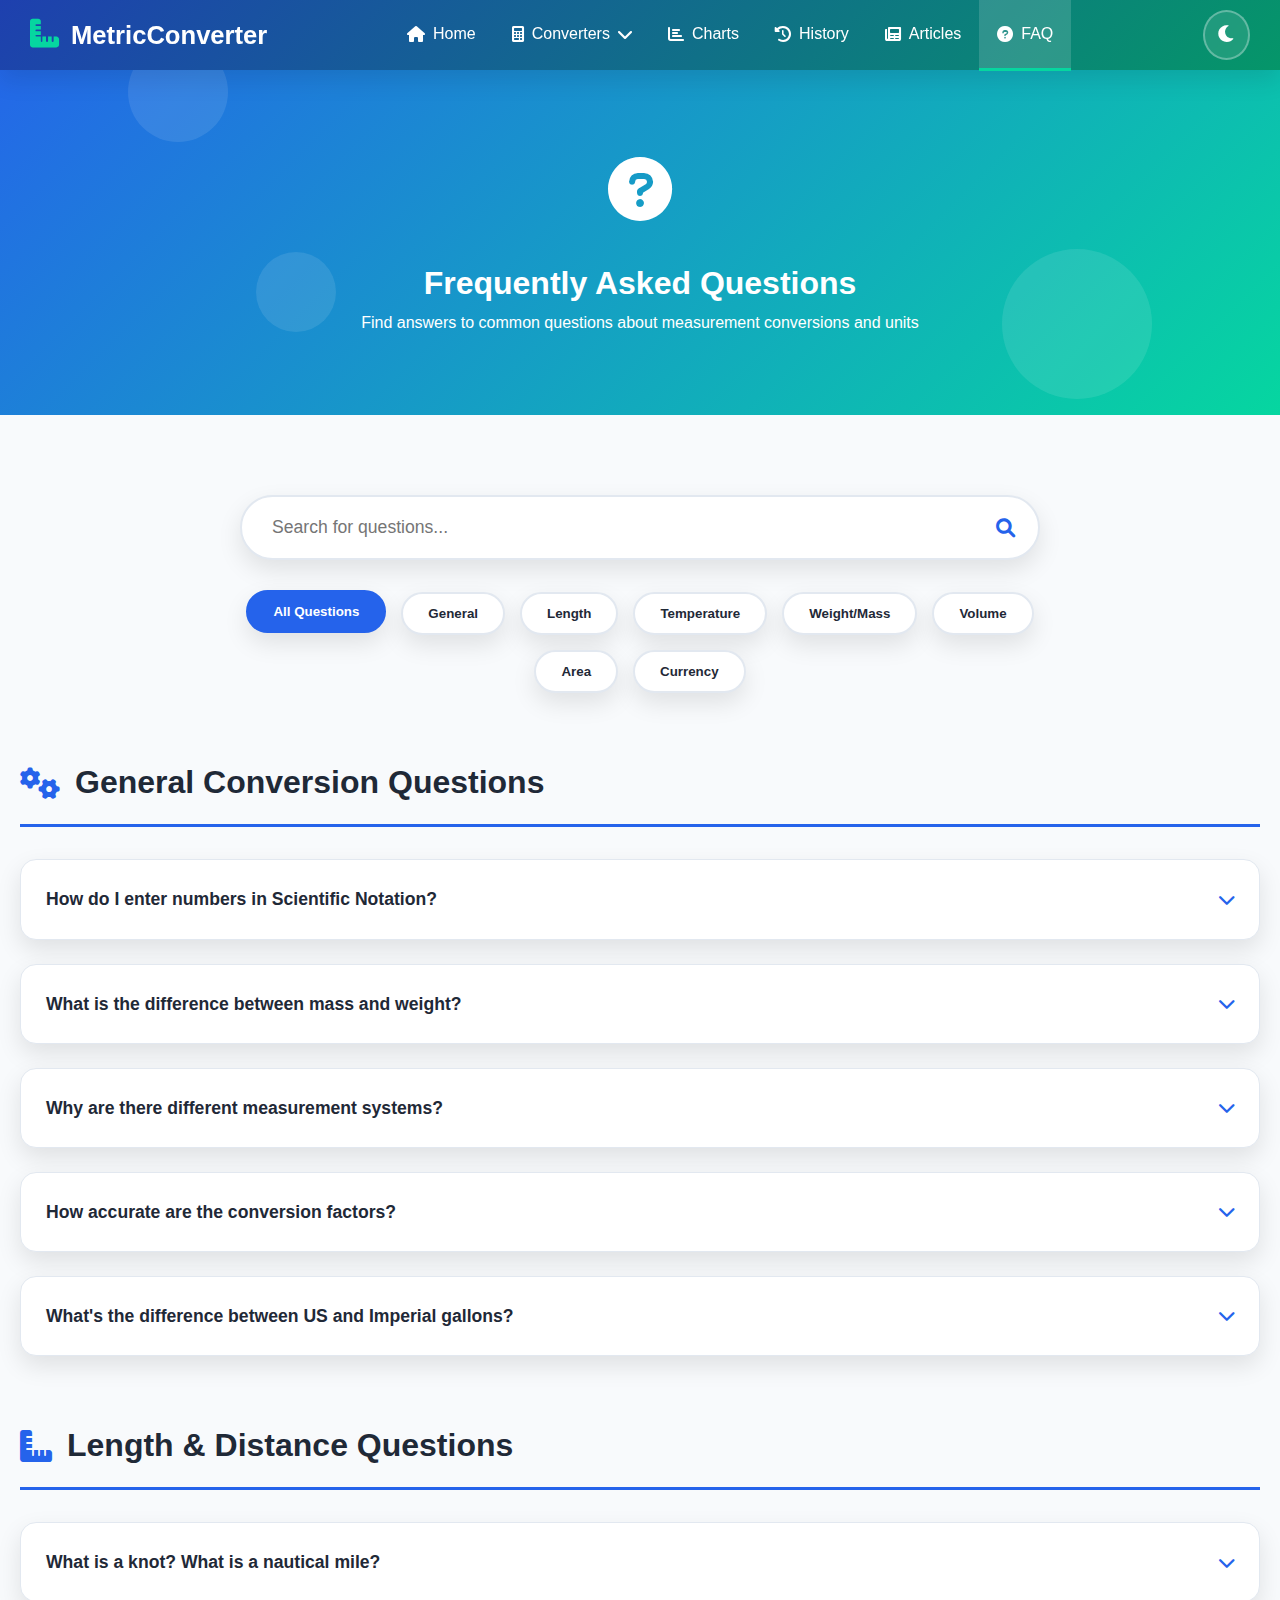
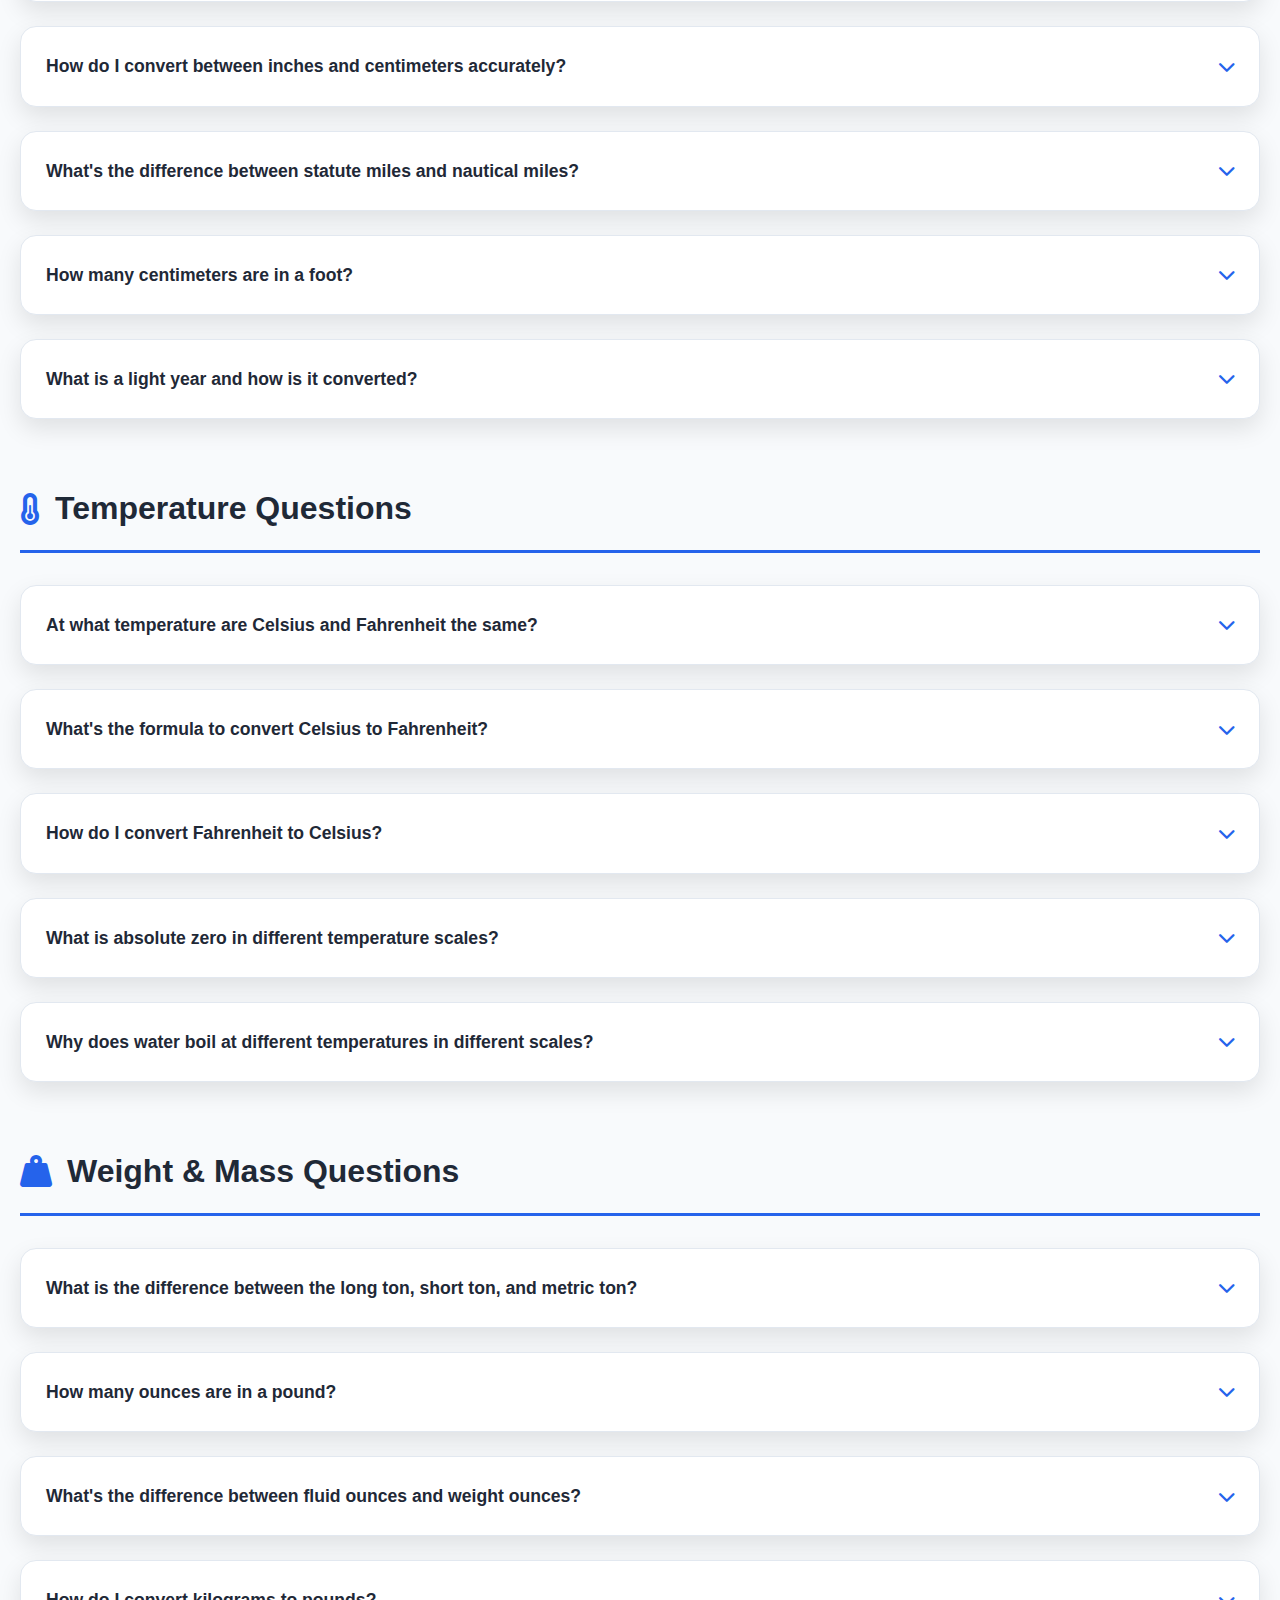
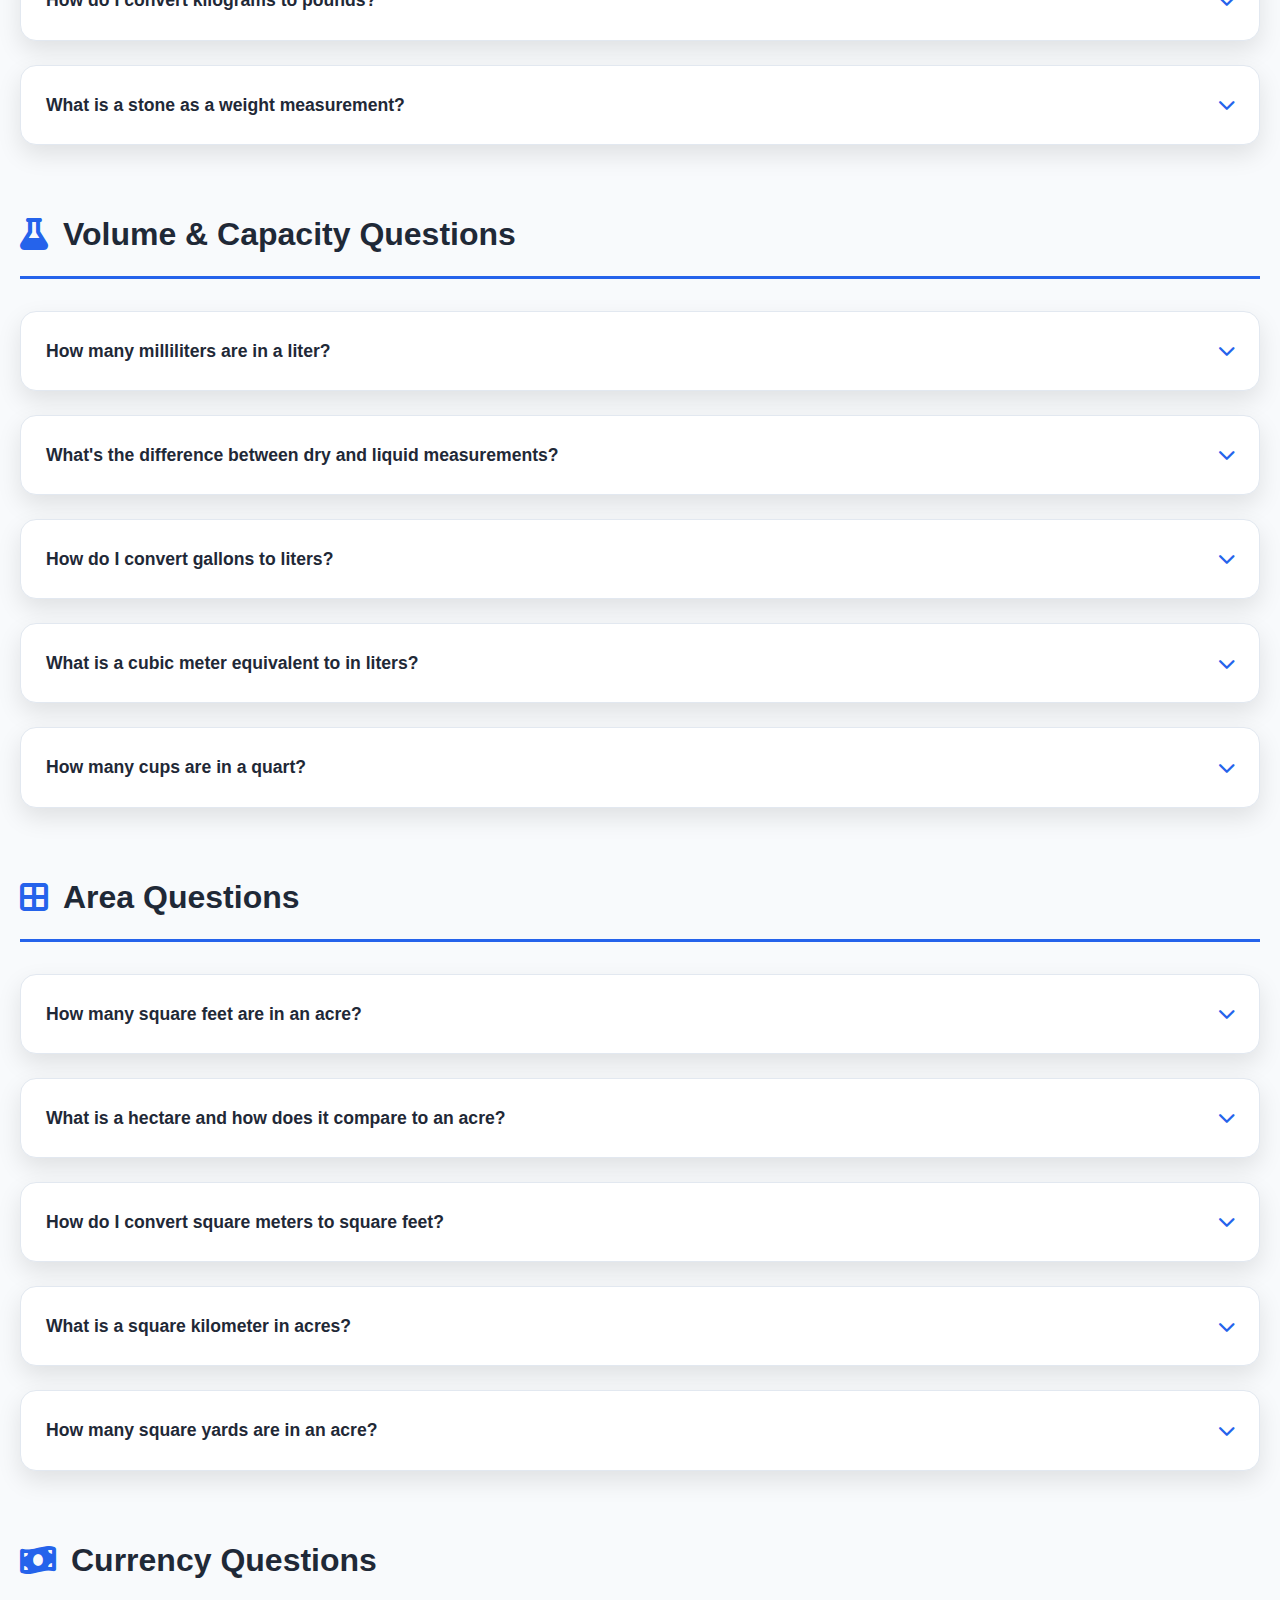
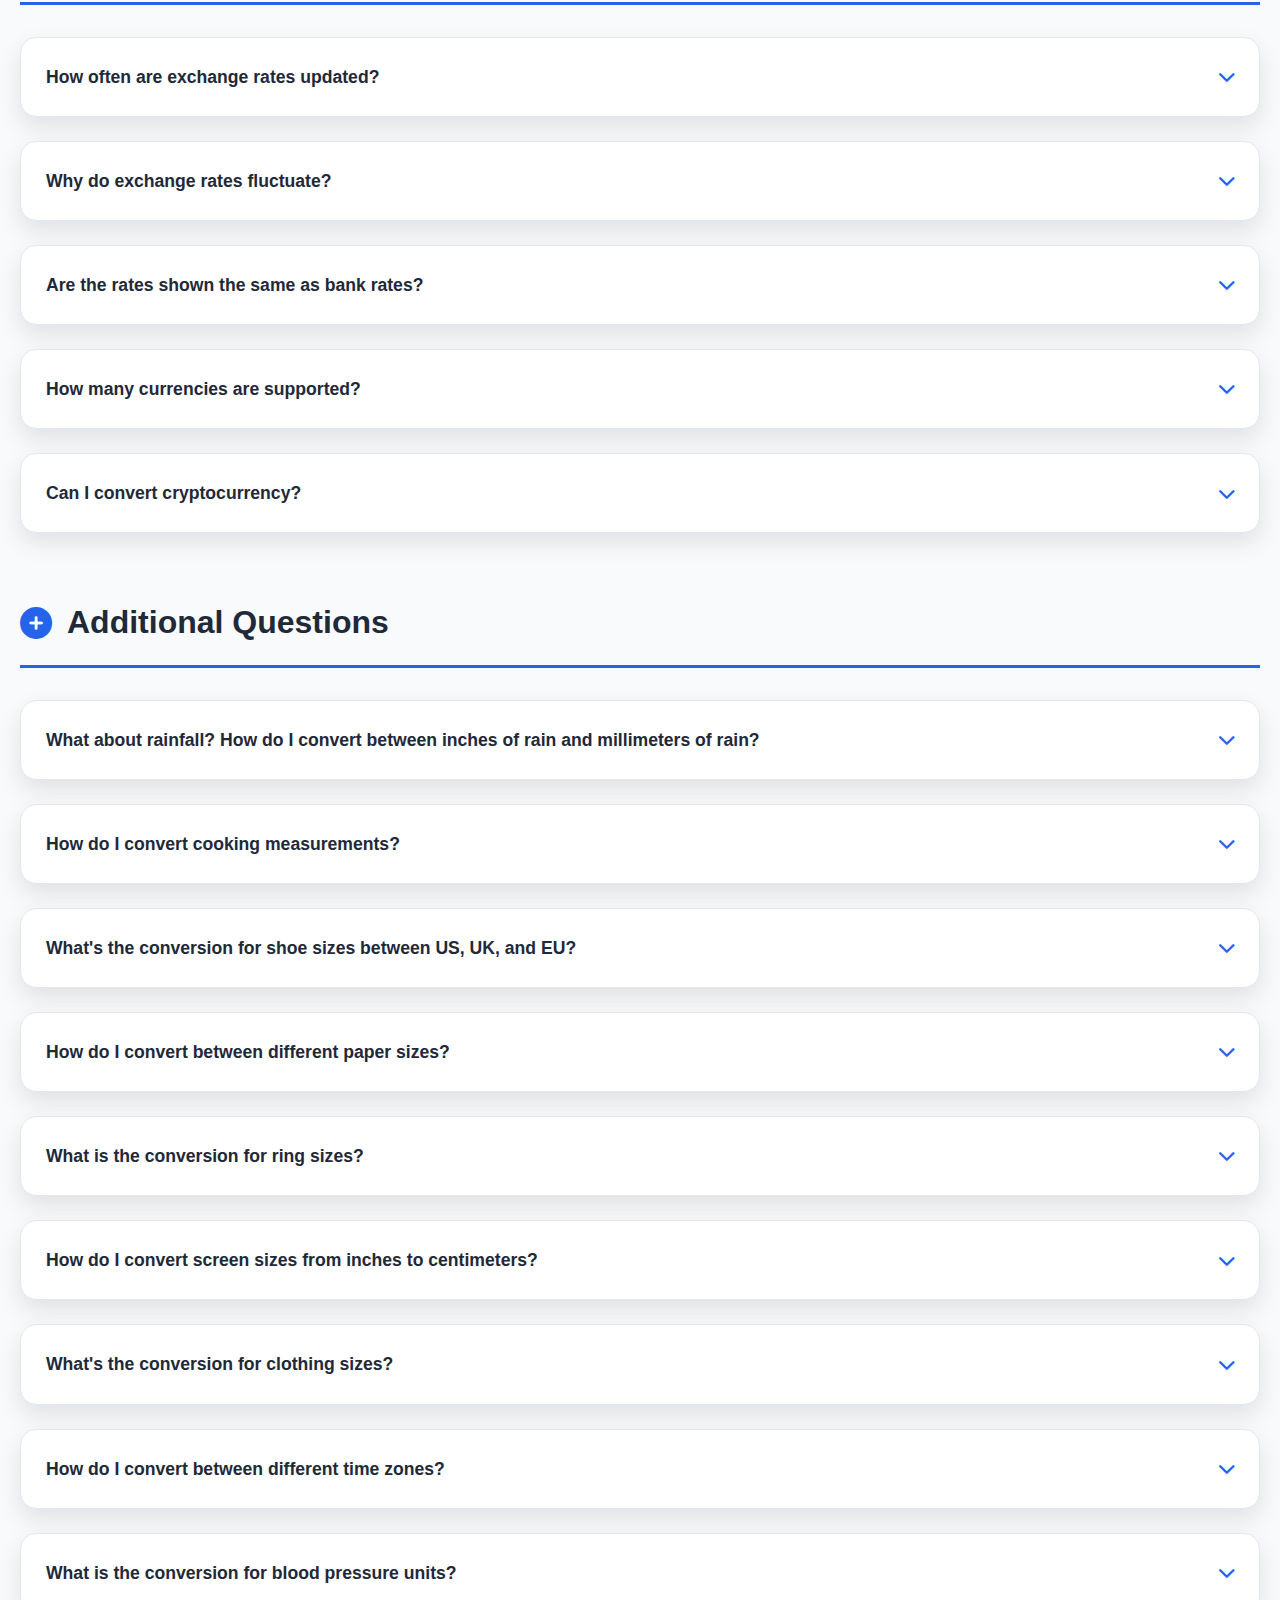
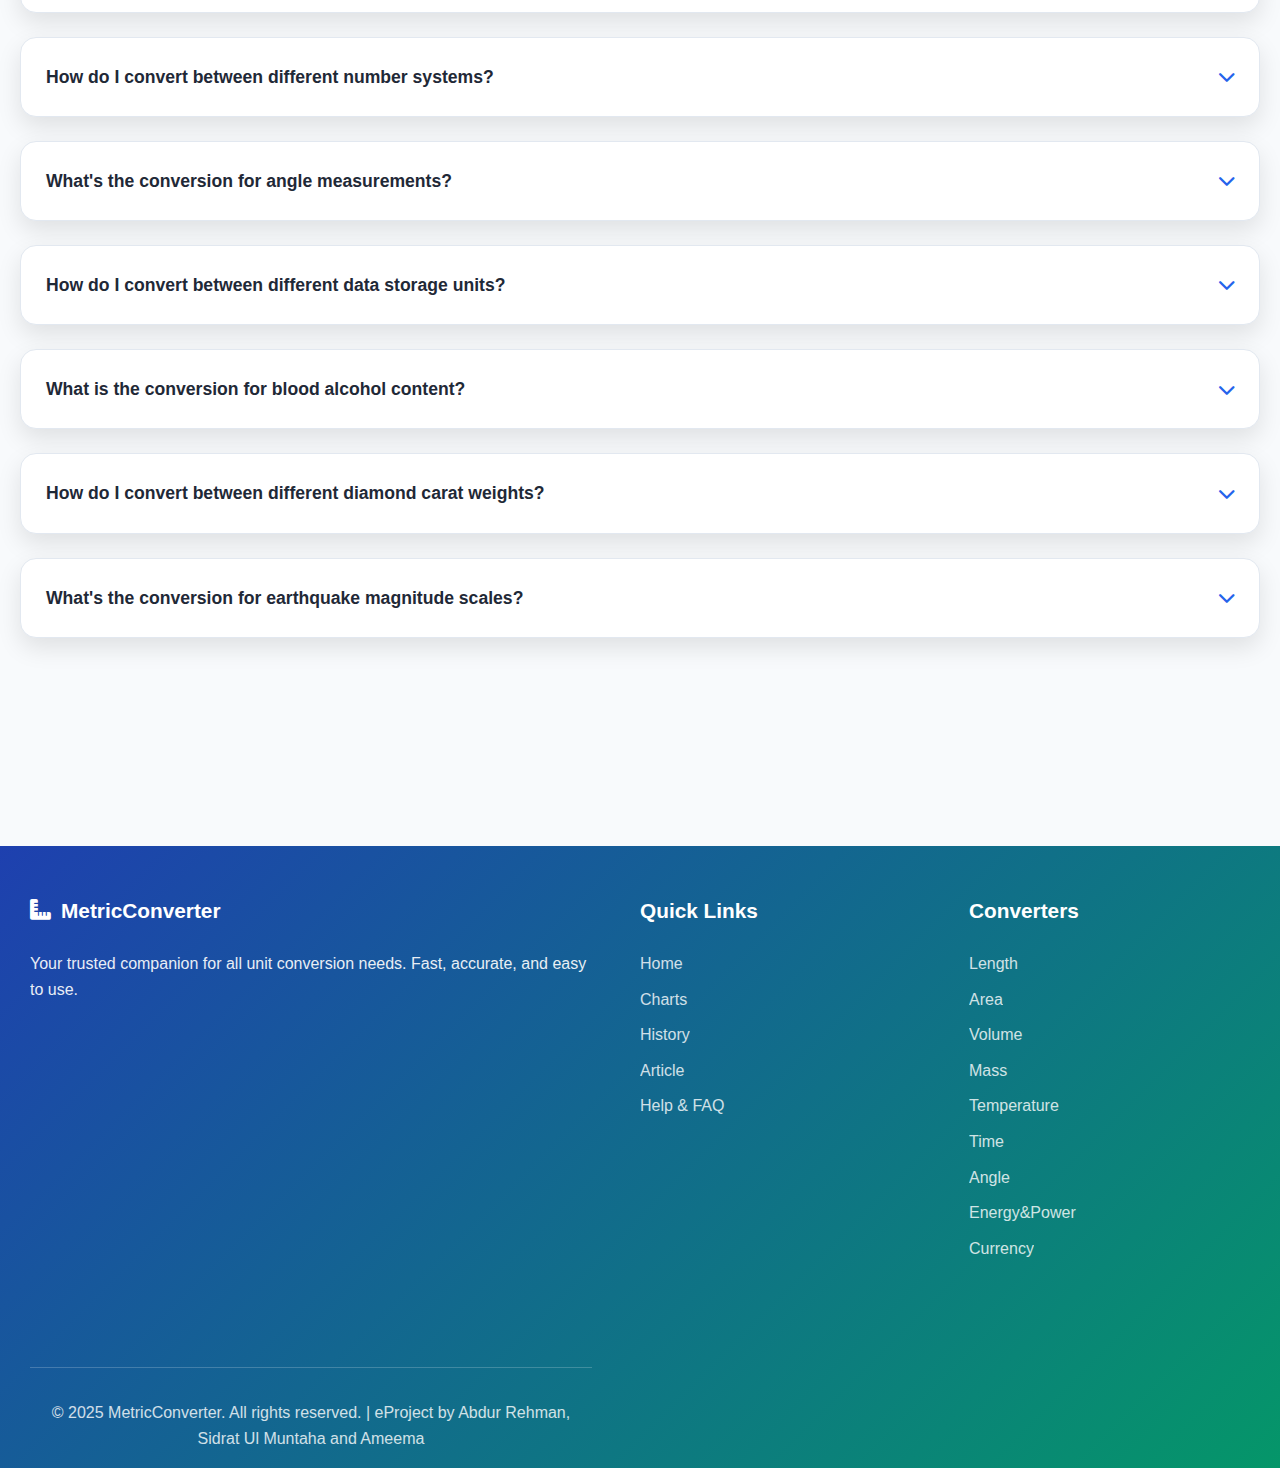
<file: faq.html>
<!DOCTYPE html>
<html lang="en">
<head>
    <meta charset="UTF-8">
    <meta name="viewport" content="width=device-width, initial-scale=1.0">
    <title>FAQ - Measurement Conversion Questions - MetricConverter</title>
    <link rel="stylesheet" href="style.css">
    <link rel="stylesheet" href="https://cdnjs.cloudflare.com/ajax/libs/font-awesome/6.0.0/css/all.min.css">
    <link rel="icon" type="image/x-icon" href="data:image/svg+xml,<svg xmlns='http://www.w3.org/2000/svg' viewBox='0 0 100 100'><text y='.9em' font-size='90'>❓</text></svg>">
    <style>
        /* FAQ Specific Styles */
        .faq-hero {
            background: var(--gradient-primary);
            color: white;
            padding: 140px 20px 80px;
            text-align: center;
            position: relative;
            overflow: hidden;
        }

        .hero-bg-animation {
            position: absolute;
            top: 0;
            left: 0;
            width: 100%;
            height: 100%;
            overflow: hidden;
        }

        .floating-shape {
            position: absolute;
            background: rgba(255,255,255,0.1);
            border-radius: 50%;
            animation: float 6s ease-in-out infinite;
        }

        .shape-1 {
            width: 100px;
            height: 100px;
            top: 10%;
            left: 10%;
            animation-delay: 0s;
        }

        .shape-2 {
            width: 150px;
            height: 150px;
            top: 60%;
            right: 10%;
            animation-delay: 2s;
        }

        .shape-3 {
            width: 80px;
            height: 80px;
            bottom: 20%;
            left: 20%;
            animation-delay: 4s;
        }

        @keyframes float {
            0%, 100% { transform: translateY(0px) rotate(0deg); }
            50% { transform: translateY(-20px) rotate(180deg); }
        }

        .header-icon.animated-icon {
            font-size: 4rem;
            margin-bottom: 1rem;
            animation: bounce 2s ease-in-out infinite;
        }

        @keyframes bounce {
            0%, 100% { transform: translateY(0); }
            50% { transform: translateY(-10px); }
        }

        .animate-pop-in {
            animation: popIn 0.8s ease-out;
        }

        @keyframes popIn {
            0% { opacity: 0; transform: scale(0.8); }
            100% { opacity: 1; transform: scale(1); }
        }

        .faq-content {
            padding: 80px 20px;
            background: var(--bg-color);
        }

        .search-section {
            max-width: 800px;
            margin: 0 auto 4rem auto;
        }

        .search-box {
            position: relative;
            margin-bottom: 2rem;
        }

        .search-box input {
            width: 100%;
            padding: 20px 60px 20px 30px;
            border: 2px solid var(--border-color);
            border-radius: 50px;
            font-size: 1.1rem;
            background: var(--card-bg);
            color: var(--text-color);
            box-shadow: var(--shadow);
            transition: all 0.3s ease;
        }

        .search-box input:focus {
            border-color: var(--primary-color);
            box-shadow: 0 0 0 4px rgba(37, 99, 235, 0.1);
        }

        .search-box i {
            position: absolute;
            right: 25px;
            top: 50%;
            transform: translateY(-50%);
            color: var(--primary-color);
            font-size: 1.2rem;
        }

        .faq-categories {
            display: flex;
            gap: 15px;
            flex-wrap: wrap;
            justify-content: center;
            margin-bottom: 3rem;
        }

        .category-btn {
            background: var(--card-bg);
            border: 2px solid var(--border-color);
            padding: 12px 25px;
            border-radius: 25px;
            cursor: pointer;
            transition: all 0.3s ease;
            font-weight: 600;
            color: var(--text-color);
            box-shadow: var(--shadow);
        }

        .category-btn.active,
        .category-btn:hover {
            background: var(--primary-color);
            color: white;
            border-color: var(--primary-color);
            transform: translateY(-2px);
        }

        .faq-section {
            margin-bottom: 4rem;
        }

        .section-header {
            display: flex;
            align-items: center;
            gap: 15px;
            margin-bottom: 2rem;
            padding-bottom: 1rem;
            border-bottom: 3px solid var(--primary-color);
        }

        .section-header i {
            font-size: 2rem;
            color: var(--primary-color);
        }

        .section-header h2 {
            color: var(--text-color);
            font-size: 2rem;
        }

        .faq-grid {
            display: grid;
            gap: 1.5rem;
        }

        .faq-item {
            background: var(--card-bg);
            border-radius: 16px;
            padding: 0;
            box-shadow: var(--shadow);
            border: 1px solid var(--border-color);
            overflow: hidden;
            transition: all 0.3s ease;
        }

        .faq-item:hover {
            box-shadow: var(--shadow-hover);
        }

        .faq-question {
            padding: 25px;
            cursor: pointer;
            display: flex;
            justify-content: space-between;
            align-items: center;
            font-weight: 600;
            font-size: 1.1rem;
            color: var(--text-color);
            transition: all 0.3s ease;
        }

        .faq-question:hover {
            background: rgba(37, 99, 235, 0.05);
        }

        .faq-question i {
            color: var(--primary-color);
            transition: transform 0.3s ease;
        }

        .faq-answer {
            padding: 0 25px;
            max-height: 0;
            overflow: hidden;
            transition: all 0.3s ease;
            color: var(--text-color);
            opacity: 0.9;
            line-height: 1.7;
        }

        .faq-answer.active {
            padding: 0 25px 25px 25px;
            max-height: 1000px;
        }

        .faq-item.active .faq-question i {
            transform: rotate(180deg);
        }

        .conversion-tip {
            background: rgba(6, 214, 160, 0.1);
            border-left: 4px solid var(--accent-color);
            padding: 1.5rem;
            margin: 1rem 0;
            border-radius: 8px;
        }

        .quick-conversion {
            background: var(--bg-color);
            padding: 1.5rem;
            border-radius: 12px;
            margin: 1rem 0;
            border: 1px solid var(--border-color);
        }

        @media (max-width: 768px) {
            .faq-categories {
                gap: 10px;
            }
            
            .category-btn {
                padding: 10px 20px;
                font-size: 0.9rem;
            }
            
            .section-header h2 {
                font-size: 1.5rem;
            }
            
            .faq-question {
                padding: 20px;
                font-size: 1rem;
            }
        }
              /* Footer */
        .footer {
            background: var(--gradient-secondary);
            color: white;
            padding: 3rem 0 1rem;
            margin-top: 4rem;
        }

        .footer-content {
            display: grid;
            grid-template-columns: 2fr 1fr 1fr;
            gap: 3rem;
            max-width: 1400px;
            margin: 0 auto;
            padding: 0 30px;
        }

        .footer-section h4 {
            margin-bottom: 1.5rem;
            font-size: 1.3rem;
            display: flex;
            align-items: center;
            gap: 10px;
        }

        .footer-section p {
            opacity: 0.9;
            line-height: 1.6;
        }

        .footer-section a {
            color: white;
            text-decoration: none;
            display: block;
            margin-bottom: 10px;
            opacity: 0.8;
            transition: all 0.3s ease;
        }

        .footer-section a:hover {
            opacity: 1;
            transform: translateX(5px);
        }

        .footer-bottom {
            text-align: center;
            margin-top: 3rem;
            padding-top: 2rem;
            border-top: 1px solid rgba(255,255,255,0.2);
        }

        .footer-bottom p {
            opacity: 0.8;
            font-size: 1rem;
        }
        @media (max-width: 768px) {


/* Navbar */
.navbar .nav-menu {
display: none;
}
.mobile-menu-btn {
display: block;
}


/* Converter Card */
.converter-card {
padding: 1.5rem;
}


.units-selection {
grid-template-columns: 1fr !important;
gap: 1rem;
}


.animated-arrow {
transform: rotate(90deg);
margin: 1rem 0;
}


.dropdown-selected {
min-height: 55px;
padding: 14px 18px;
}


.input-with-actions input {
font-size: 1.1rem;
padding: 16px;
}


/* Result Section */
.result-value {
font-size: 1.2rem;
}


.result-details {
font-size: 0.9rem;
}


/* Footer */
.footer-content {
grid-template-columns: 1fr;
text-align: center;
}
}


/* ===== SMALL MOBILES (max-width: 480px) ===== */
@media (max-width: 480px) {


.converter-hero {
padding: 100px 20px 60px;
}


h1 {
font-size: 1.8rem !important;
}


.converter-card {
padding: 1rem;
}


.convert-btn-main {
padding: 15px 25px;
font-size: 1rem;
}


.dropdown-selected {
font-size: 0.9rem;
}


.result-animation {
font-size: 2.2rem;
}


}
 </style>
</head>
<body>
     <!-- Top Navigation Bar -->
    <nav class="navbar">
        <div class="nav-container">
            <div class="nav-logo">
                <a href="index.html"><i class="fas fa-ruler-combined"></i></a>
                <span>MetricConverter</span>
            </div>
            <div class="nav-menu">
                <a href="index.html" class="nav-link">
                    <i class="fas fa-home"></i>
                    <span>Home</span>
                </a>
                <div class="dropdown">
                    <a href="#" class="nav-link">
                        <i class="fas fa-calculator"></i>
                        <span>Converters</span>
                        <i class="fas fa-chevron-down"></i>
                    </a>
                   <div class="dropdown-content">
                     <a href="length.html"><i class="fas fa-ruler-horizontal"></i> Length</a>
                     <a href="area.html"><i class="fas fa-border-all"></i> Area</a>
                     <a href="volume.html"><i class="fas fa-flask"></i> Volume</a>
                     <a href="mass.html"><i class="fas fa-weight-hanging"></i> Mass</a>
                     <a href="temperature.html"><i class="fas fa-thermometer-half"></i> Temperature</a>
                     <a href="time.html"><i class="fas fa-clock"></i> Time</a>
                     <a href="angle.html"><i class="fas fa-shapes"></i> Angle</a>
                     <a href="energy-and-power.html"><i class="fas fa-bolt"></i> Energy and Power</a>
                     <a href="currency.html"><i class="fas fa-money-bill-wave"></i> Currency</a>
                   </div>
            </div>

                <a href="charts.html" class="nav-link">
                    <i class="fas fa-chart-bar"></i>
                    <span>Charts</span>
                </a>
                <a href="history.html" class="nav-link">
                    <i class="fas fa-history"></i>
                    <span>History</span>
                </a>
                <a href="articles.html" class="nav-link">
                    <i class="fas fa-newspaper"></i>
                    <span>Articles</span>
                </a>
                <a href="faq.html" class="nav-link active">
                    <i class="fas fa-question-circle"></i>
                    <span>FAQ</span>
                </a>
            </div>
            <div class="nav-actions">
                <button id="darkModeToggle" class="dark-mode-btn">
                    <i class="fas fa-moon"></i>
                </button>
                <button class="mobile-menu-btn">
                    <i class="fas fa-bars"></i>
                </button>
            </div>
        </div>
    </nav>

    <!-- Mobile Menu  -->
<div class="mobile-menu">
    <div class="mobile-nav-links">
        <a href="index.html" class="mobile-nav-link">
            <i class="fas fa-home"></i>
            <span>Home</span>
        </a>
        
        <!-- Mobile Dropdown for Converters -->
        <div class="mobile-dropdown">
            <button class="mobile-dropdown-toggle">
                <div class="toggle-content">
                    <i class="fas fa-calculator"></i>
                    <span>Converters</span>
                </div>
                <i class="fas fa-chevron-down"></i>
            </button>
            <div class="mobile-dropdown-content">
                <a href="length.html" class="mobile-nav-link">
                    <i class="fas fa-ruler-horizontal"></i>
                    <span>Length</span>
                </a>
                <a href="area.html" class="mobile-nav-link">
                    <i class="fas fa-border-all"></i>
                    <span>Area</span>
                </a>
                <a href="volume.html" class="mobile-nav-link">
                    <i class="fas fa-flask"></i>
                    <span>Volume</span>
                </a>
                <a href="mass.html" class="mobile-nav-link">
                    <i class="fas fa-weight-hanging"></i>
                    <span>Mass</span>
                </a>
                <a href="temperature.html" class="mobile-nav-link">
                    <i class="fas fa-thermometer-half"></i>
                    <span>Temperature</span>
                </a>
                <a href="time.html" class="mobile-nav-link">
                    <i class="fas fa-clock"></i>
                    <span>Time</span>
                </a>
                <a href="angle.html" class="mobile-nav-link">
                    <i class="fas fa-shapes"></i>
                    <span>Angle</span>
                </a>
                <a href="energy-and-power.html" class="mobile-nav-link">
                    <i class="fas fa-bolt"></i>
                    <span>Energy and Power</span>
                </a>
                <a href="currency.html" class="mobile-nav-link">
                    <i class="fas fa-money-bill-wave"></i>
                    <span>Currency</span>
                </a>
            </div>
        </div>

        <a href="charts.html" class="mobile-nav-link">
            <i class="fas fa-chart-bar"></i>
            <span>Charts</span>
        </a>
        <a href="history.html" class="mobile-nav-link">
            <i class="fas fa-history"></i>
            <span>History</span>
        </a>
        <a href="articles.html" class="mobile-nav-link">
            <i class="fas fa-newspaper"></i>
            <span>Articles</span>
        </a>
        <a href="faq.html" class="mobile-nav-link active">
            <i class="fas fa-question-circle"></i>
            <span>FAQ</span>
        </a>
    </div>
</div>


    <!-- FAQ Hero Section -->
    <section class="faq-hero">
        <div class="hero-bg-animation">
            <div class="floating-shape shape-1"></div>
            <div class="floating-shape shape-2"></div>
            <div class="floating-shape shape-3"></div>
        </div>
        <div class="container">
            <div class="converter-header">
                <div class="header-icon animated-icon">
                    <i class="fas fa-question-circle"></i>
                </div>
                <h1 class="animate-pop-in">Frequently Asked Questions</h1>
                <p class="animate-pop-in">Find answers to common questions about measurement conversions and units</p>
            </div>
        </div>
    </section>

    <!-- FAQ Content Section -->
    <section class="faq-content">
        <div class="container">
            <!-- Search Section -->
            <div class="search-section">
                <div class="search-box">
                    <input type="text" id="faqSearch" placeholder="Search for questions...">
                    <i class="fas fa-search"></i>
                </div>
                
                <div class="faq-categories">
                    <button class="category-btn active" data-category="all">All Questions</button>
                    <button class="category-btn" data-category="general">General</button>
                    <button class="category-btn" data-category="length">Length</button>
                    <button class="category-btn" data-category="temperature">Temperature</button>
                    <button class="category-btn" data-category="weight">Weight/Mass</button>
                    <button class="category-btn" data-category="volume">Volume</button>
                    <button class="category-btn" data-category="area">Area</button>
                    <button class="category-btn" data-category="currency">Currency</button>
                </div>
            </div>

            <!-- General Conversion Questions -->
            <div class="faq-section" data-category="general">
                <div class="section-header">
                    <i class="fas fa-cogs"></i>
                    <h2>General Conversion Questions</h2>
                </div>
                <div class="faq-grid">
                    <!-- Question 1 -->
                    <div class="faq-item">
                        <div class="faq-question">
                            <span>How do I enter numbers in Scientific Notation?</span>
                            <i class="fas fa-chevron-down"></i>
                        </div>
                        <div class="faq-answer">
                            <p>Scientific notation can be entered using the format: <strong>XeY</strong> where X is the number and Y is the exponent. For example:</p>
                            <ul>
                                <li>1.5 × 10³ = <code>1.5e3</code></li>
                                <li>2.3 × 10⁻⁵ = <code>2.3e-5</code></li>
                                <li>6.02 × 10²³ = <code>6.02e23</code></li>
                            </ul>
                            <p>Our converter will automatically recognize and process scientific notation inputs.</p>
                        </div>
                    </div>

                    <!-- Question 2 -->
                    <div class="faq-item">
                        <div class="faq-question">
                            <span>What is the difference between mass and weight?</span>
                            <i class="fas fa-chevron-down"></i>
                        </div>
                        <div class="faq-answer">
                            <p><strong>Mass</strong> is the amount of matter in an object and is constant regardless of location. <strong>Weight</strong> is the force exerted on that mass by gravity and varies with location.</p>
                            <div class="conversion-tip">
                                <p><strong>Tip:</strong> On Earth, mass and weight are often used interchangeably, but technically they're different. Our mass converter handles mass units (kg, lbs, oz), not weight force (Newtons).</p>
                            </div>
                        </div>
                    </div>

                    <!-- Question 3 -->
                    <div class="faq-item">
                        <div class="faq-question">
                            <span>Why are there different measurement systems?</span>
                            <i class="fas fa-chevron-down"></i>
                        </div>
                        <div class="faq-answer">
                            <p>Different measurement systems developed independently in various cultures and regions:</p>
                            <ul>
                                <li><strong>Metric System:</strong> Developed in France during the Revolution, based on decimal system</li>
                                <li><strong>Imperial System:</strong> Evolved from British units, used in UK until 1965</li>
                                <li><strong>US Customary:</strong> Derived from British units but evolved separately</li>
                                <li><strong>Traditional Systems:</strong> Various local systems based on body parts or natural references</li>
                            </ul>
                        </div>
                    </div>

                    <!-- Question 4 -->
                    <div class="faq-item">
                        <div class="faq-question">
                            <span>How accurate are the conversion factors?</span>
                            <i class="fas fa-chevron-down"></i>
                        </div>
                        <div class="faq-answer">
                            <p>Our conversion factors are based on internationally recognized standards:</p>
                            <ul>
                                <li>Length: Based on exact meter definitions</li>
                                <li>Mass: Based on kilogram standards</li>
                                <li>Temperature: Based on thermodynamic scales</li>
                                <li>Currency: Updated daily from reliable financial sources</li>
                            </ul>
                            <p>For most practical purposes, our conversions are accurate to 8-10 decimal places.</p>
                        </div>
                    </div>

                    <!-- Question 5 -->
                    <div class="faq-item">
                        <div class="faq-question">
                            <span>What's the difference between US and Imperial gallons?</span>
                            <i class="fas fa-chevron-down"></i>
                        </div>
                        <div class="faq-answer">
                            <p>This is a common point of confusion:</p>
                            <div class="quick-conversion">
                                <p><strong>US gallon</strong> = 3.785 liters</p>
                                <p><strong>Imperial gallon</strong> = 4.546 liters</p>
                            </div>
                            <p>The US gallon is about 20% smaller than the Imperial gallon. Always check which system you're working with!</p>
                        </div>
                    </div>
                </div>
            </div>

            <!-- Length Conversion Questions -->
            <div class="faq-section" data-category="length">
                <div class="section-header">
                    <i class="fas fa-ruler-combined"></i>
                    <h2>Length & Distance Questions</h2>
                </div>
                <div class="faq-grid">
                    <!-- Question 6 -->
                    <div class="faq-item">
                        <div class="faq-question">
                            <span>What is a knot? What is a nautical mile?</span>
                            <i class="fas fa-chevron-down"></i>
                        </div>
                        <div class="faq-answer">
                            <p>A <strong>nautical mile</strong> is a unit of distance used in maritime and aviation navigation. It's defined as one minute of latitude along any meridian.</p>
                            <div class="quick-conversion">
                                <p><strong>1 nautical mile</strong> = 1,852 meters = 1.15078 statute miles</p>
                            </div>
                            <p>A <strong>knot</strong> is a unit of speed equal to one nautical mile per hour. So "10 knots" means 10 nautical miles per hour.</p>
                        </div>
                    </div>

                    <!-- Question 7 -->
                    <div class="faq-item">
                        <div class="faq-question">
                            <span>How do I convert between inches and centimeters accurately?</span>
                            <i class="fas fa-chevron-down"></i>
                        </div>
                        <div class="faq-answer">
                            <p>The exact conversion factor is:</p>
                            <div class="quick-conversion">
                                <p><strong>1 inch</strong> = 2.54 centimeters (exactly)</p>
                                <p><strong>1 centimeter</strong> = 0.393700787 inches</p>
                            </div>
                            <p>This definition has been internationally standardized since 1959.</p>
                        </div>
                    </div>

                    <!-- Question 8 -->
                    <div class="faq-item">
                        <div class="faq-question">
                            <span>What's the difference between statute miles and nautical miles?</span>
                            <i class="fas fa-chevron-down"></i>
                        </div>
                        <div class="faq-answer">
                            <p><strong>Statute miles</strong> are the miles used in everyday road distances:</p>
                            <div class="quick-conversion">
                                <p>1 statute mile = 5,280 feet = 1,609.344 meters</p>
                            </div>
                            <p><strong>Nautical miles</strong> are used in navigation and are longer:</p>
                            <div class="quick-conversion">
                                <p>1 nautical mile = 6,076 feet = 1,852 meters</p>
                            </div>
                        </div>
                    </div>

                    <!-- Question 9 -->
                    <div class="faq-item">
                        <div class="faq-question">
                            <span>How many centimeters are in a foot?</span>
                            <i class="fas fa-chevron-down"></i>
                        </div>
                        <div class="faq-answer">
                            <p>Since 1 foot = 12 inches and 1 inch = 2.54 cm:</p>
                            <div class="quick-conversion">
                                <p><strong>1 foot</strong> = 12 × 2.54 = 30.48 centimeters</p>
                            </div>
                            <p>This conversion is exact and internationally standardized.</p>
                        </div>
                    </div>

                    <!-- Question 10 -->
                    <div class="faq-item">
                        <div class="faq-question">
                            <span>What is a light year and how is it converted?</span>
                            <i class="fas fa-chevron-down"></i>
                        </div>
                        <div class="faq-answer">
                            <p>A <strong>light year</strong> is the distance light travels in one year:</p>
                            <div class="quick-conversion">
                                <p>1 light year = 9.46073 × 10¹⁵ meters ≈ 5.878625 trillion miles</p>
                            </div>
                            <p>It's used in astronomy to measure vast interstellar distances.</p>
                        </div>
                    </div>
                </div>
            </div>

            <!-- Temperature Conversion Questions -->
            <div class="faq-section" data-category="temperature">
                <div class="section-header">
                    <i class="fas fa-thermometer-half"></i>
                    <h2>Temperature Questions</h2>
                </div>
                <div class="faq-grid">
                    <!-- Question 11 -->
                    <div class="faq-item">
                        <div class="faq-question">
                            <span>At what temperature are Celsius and Fahrenheit the same?</span>
                            <i class="fas fa-chevron-down"></i>
                        </div>
                        <div class="faq-answer">
                            <p>Celsius and Fahrenheit scales are equal at <strong>-40 degrees</strong>.</p>
                            <div class="conversion-tip">
                                <p><strong>Proof:</strong> Using the conversion formula F = (C × 9/5) + 32, set F = C:</p>
                                <p>C = (C × 9/5) + 32 → C - (9C/5) = 32 → -4C/5 = 32 → C = -40</p>
                            </div>
                        </div>
                    </div>

                    <!-- Question 12 -->
                    <div class="faq-item">
                        <div class="faq-question">
                            <span>What's the formula to convert Celsius to Fahrenheit?</span>
                            <i class="fas fa-chevron-down"></i>
                        </div>
                        <div class="faq-answer">
                            <p>The exact formula is:</p>
                            <div class="quick-conversion">
                                <p><strong>°F = (°C × 9/5) + 32</strong></p>
                            </div>
                            <p>Example: 20°C = (20 × 9/5) + 32 = 36 + 32 = 68°F</p>
                        </div>
                    </div>

                    <!-- Question 13 -->
                    <div class="faq-item">
                        <div class="faq-question">
                            <span>How do I convert Fahrenheit to Celsius?</span>
                            <i class="fas fa-chevron-down"></i>
                        </div>
                        <div class="faq-answer">
                            <p>The formula is:</p>
                            <div class="quick-conversion">
                                <p><strong>°C = (°F - 32) × 5/9</strong></p>
                            </div>
                            <p>Example: 98.6°F = (98.6 - 32) × 5/9 = 66.6 × 5/9 = 37°C</p>
                        </div>
                    </div>

                    <!-- Question 14 -->
                    <div class="faq-item">
                        <div class="faq-question">
                            <span>What is absolute zero in different temperature scales?</span>
                            <i class="fas fa-chevron-down"></i>
                        </div>
                        <div class="faq-answer">
                            <p>Absolute zero is the theoretical lowest possible temperature:</p>
                            <div class="quick-conversion">
                                <p><strong>Kelvin:</strong> 0 K</p>
                                <p><strong>Celsius:</strong> -273.15°C</p>
                                <p><strong>Fahrenheit:</strong> -459.67°F</p>
                            </div>
                        </div>
                    </div>

                    <!-- Question 15 -->
                    <div class="faq-item">
                        <div class="faq-question">
                            <span>Why does water boil at different temperatures in different scales?</span>
                            <i class="fas fa-chevron-down"></i>
                        </div>
                        <div class="faq-answer">
                            <p>Water boils at:</p>
                            <div class="quick-conversion">
                                <p><strong>100°C</strong> (Celsius definition)</p>
                                <p><strong>212°F</strong> (Fahrenheit definition)</p>
                                <p><strong>373.15K</strong> (Kelvin)</p>
                            </div>
                            <p>These are fixed points used to define the temperature scales, not physical properties that change.</p>
                        </div>
                    </div>
                </div>
            </div>

            <!-- Weight/Mass Questions -->
            <div class="faq-section" data-category="weight">
                <div class="section-header">
                    <i class="fas fa-weight-hanging"></i>
                    <h2>Weight & Mass Questions</h2>
                </div>
                <div class="faq-grid">
                    <!-- Question 16 -->
                    <div class="faq-item">
                        <div class="faq-question">
                            <span>What is the difference between the long ton, short ton, and metric ton?</span>
                            <i class="fas fa-chevron-down"></i>
                        </div>
                        <div class="faq-answer">
                            <p>These are three different units all called "ton":</p>
                            <div class="quick-conversion">
                                <p><strong>Short ton</strong> (US) = 2,000 pounds = 907.18474 kg</p>
                                <p><strong>Long ton</strong> (UK) = 2,240 pounds = 1,016.0469088 kg</p>
                                <p><strong>Metric ton</strong> (tonne) = 1,000 kilograms = 2,204.6226218 pounds</p>
                            </div>
                            <p>The metric ton is also called a "tonne" to distinguish it from the other tons.</p>
                        </div>
                    </div>

                    <!-- Question 17 -->
                    <div class="faq-item">
                        <div class="faq-question">
                            <span>How many ounces are in a pound?</span>
                            <i class="fas fa-chevron-down"></i>
                        </div>
                        <div class="faq-answer">
                            <p>In the avoirdupois system (common everyday weights):</p>
                            <div class="quick-conversion">
                                <p><strong>1 pound</strong> = 16 ounces</p>
                            </div>
                            <p>In troy weight (used for precious metals):</p>
                            <div class="quick-conversion">
                                <p><strong>1 troy pound</strong> = 12 troy ounces</p>
                            </div>
                        </div>
                    </div>

                    <!-- Question 18 -->
                    <div class="faq-item">
                        <div class="faq-question">
                            <span>What's the difference between fluid ounces and weight ounces?</span>
                            <i class="fas fa-chevron-down"></i>
                        </div>
                        <div class="faq-answer">
                            <p><strong>Fluid ounces</strong> measure volume, while <strong>ounces</strong> (avoirdupois) measure weight/mass.</p>
                            <div class="conversion-tip">
                                <p><strong>Important:</strong> 1 fluid ounce of water weighs approximately 1 ounce, but this varies with density. For other substances, the relationship is different.</p>
                            </div>
                        </div>
                    </div>

                    <!-- Question 19 -->
                    <div class="faq-item">
                        <div class="faq-question">
                            <span>How do I convert kilograms to pounds?</span>
                            <i class="fas fa-chevron-down"></i>
                        </div>
                        <div class="faq-answer">
                            <p>The conversion factor is:</p>
                            <div class="quick-conversion">
                                <p><strong>1 kilogram</strong> = 2.2046226218 pounds</p>
                            </div>
                            <p>For quick mental calculations, you can use 2.2 pounds per kilogram.</p>
                        </div>
                    </div>

                    <!-- Question 20 -->
                    <div class="faq-item">
                        <div class="faq-question">
                            <span>What is a stone as a weight measurement?</span>
                            <i class="fas fa-chevron-down"></i>
                        </div>
                        <div class="faq-answer">
                            <p>A <strong>stone</strong> is a British imperial unit of weight:</p>
                            <div class="quick-conversion">
                                <p><strong>1 stone</strong> = 14 pounds = 6.35029318 kilograms</p>
                            </div>
                            <p>It's commonly used in the UK and Ireland for body weight.</p>
                        </div>
                    </div>
                </div>
            </div>

            <!-- Volume Questions -->
            <div class="faq-section" data-category="volume">
                <div class="section-header">
                    <i class="fas fa-flask"></i>
                    <h2>Volume & Capacity Questions</h2>
                </div>
                <div class="faq-grid">
                    <!-- Question 21 -->
                    <div class="faq-item">
                        <div class="faq-question">
                            <span>How many milliliters are in a liter?</span>
                            <i class="fas fa-chevron-down"></i>
                        </div>
                        <div class="faq-answer">
                            <p>The metric system is decimal-based:</p>
                            <div class="quick-conversion">
                                <p><strong>1 liter</strong> = 1,000 milliliters</p>
                            </div>
                            <p>This makes metric volume conversions very straightforward.</p>
                        </div>
                    </div>

                    <!-- Question 22 -->
                    <div class="faq-item">
                        <div class="faq-question">
                            <span>What's the difference between dry and liquid measurements?</span>
                            <i class="fas fa-chevron-down"></i>
                        </div>
                        <div class="faq-answer">
                            <p>In the US system:</p>
                            <ul>
                                <li><strong>Liquid measures:</strong> Fluid ounces, cups, pints, quarts, gallons</li>
                                <li><strong>Dry measures:</strong> Pints, quarts, pecks, bushels</li>
                            </ul>
                            <p>Note that US dry pints and quarts are different from liquid pints and quarts!</p>
                        </div>
                    </div>

                    <!-- Question 23 -->
                    <div class="faq-item">
                        <div class="faq-question">
                            <span>How do I convert gallons to liters?</span>
                            <i class="fas fa-chevron-down"></i>
                        </div>
                        <div class="faq-answer">
                            <p>Remember which gallon you're using:</p>
                            <div class="quick-conversion">
                                <p><strong>US gallon</strong> = 3.785411784 liters</p>
                                <p><strong>Imperial gallon</strong> = 4.54609 liters</p>
                            </div>
                        </div>
                    </div>

                    <!-- Question 24 -->
                    <div class="faq-item">
                        <div class="faq-question">
                            <span>What is a cubic meter equivalent to in liters?</span>
                            <i class="fas fa-chevron-down"></i>
                        </div>
                        <div class="faq-answer">
                            <p>By definition in the metric system:</p>
                            <div class="quick-conversion">
                                <p><strong>1 cubic meter</strong> = 1,000 liters</p>
                            </div>
                            <p>This makes the cubic meter the SI unit of volume.</p>
                        </div>
                    </div>

                    <!-- Question 25 -->
                    <div class="faq-item">
                        <div class="faq-question">
                            <span>How many cups are in a quart?</span>
                            <i class="fas fa-chevron-down"></i>
                        </div>
                        <div class="faq-answer">
                            <p>In the US system:</p>
                            <div class="quick-conversion">
                                <p><strong>1 US liquid quart</strong> = 4 US cups</p>
                            <p><strong>1 US dry quart</strong> = 4.65458877 US cups</p>
                            <p><strong>1 Imperial quart</strong> = 4.80379970 US cups</p>
                            </div>
                        </div>
                    </div>
                </div>
            </div>

            <!-- Area Questions -->
            <div class="faq-section" data-category="area">
                <div class="section-header">
                    <i class="fas fa-border-all"></i>
                    <h2>Area Questions</h2>
                </div>
                <div class="faq-grid">
                    <!-- Question 26 -->
                    <div class="faq-item">
                        <div class="faq-question">
                            <span>How many square feet are in an acre?</span>
                            <i class="fas fa-chevron-down"></i>
                        </div>
                        <div class="faq-answer">
                            <p>The exact conversion is:</p>
                            <div class="quick-conversion">
                                <p><strong>1 acre</strong> = 43,560 square feet</p>
                            </div>
                            <p>This definition has been standardized since the Middle Ages.</p>
                        </div>
                    </div>

                    <!-- Question 27 -->
                    <div class="faq-item">
                        <div class="faq-question">
                            <span>What is a hectare and how does it compare to an acre?</span>
                            <i class="fas fa-chevron-down"></i>
                        </div>
                        <div class="faq-answer">
                            <p>A <strong>hectare</strong> is a metric unit of area:</p>
                            <div class="quick-conversion">
                                <p><strong>1 hectare</strong> = 10,000 square meters = 2.47105 acres</p>
                            </div>
                            <p>It's commonly used in land measurement worldwide.</p>
                        </div>
                    </div>

                    <!-- Question 28 -->
                    <div class="faq-item">
                        <div class="faq-question">
                            <span>How do I convert square meters to square feet?</span>
                            <i class="fas fa-chevron-down"></i>
                        </div>
                        <div class="faq-answer">
                            <p>Since 1 meter = 3.28084 feet:</p>
                            <div class="quick-conversion">
                                <p><strong>1 square meter</strong> = (3.28084)² = 10.7639 square feet</p>
                            </div>
                            <p>For quick estimates, you can use 10.76 sq ft per sq m.</p>
                        </div>
                    </div>

                    <!-- Question 29 -->
                    <div class="faq-item">
                        <div class="faq-question">
                            <span>What is a square kilometer in acres?</span>
                            <i class="fas fa-chevron-down"></i>
                        </div>
                        <div class="faq-answer">
                            <p>The conversion is:</p>
                            <div class="quick-conversion">
                                <p><strong>1 square kilometer</strong> = 247.105 acres</p>
                            </div>
                            <p>This is useful for converting large land areas.</p>
                        </div>
                    </div>

                    <!-- Question 30 -->
                    <div class="faq-item">
                        <div class="faq-question">
                            <span>How many square yards are in an acre?</span>
                            <i class="fas fa-chevron-down"></i>
                        </div>
                        <div class="faq-answer">
                            <p>Since 1 yard = 3 feet:</p>
                            <div class="quick-conversion">
                                <p><strong>1 acre</strong> = 43,560 sq ft ÷ 9 = 4,840 square yards</p>
                            </div>
                        </div>
                    </div>
                </div>
            </div>

            <!-- Currency Questions -->
            <div class="faq-section" data-category="currency">
                <div class="section-header">
                    <i class="fas fa-money-bill-wave"></i>
                    <h2>Currency Questions</h2>
                </div>
                <div class="faq-grid">
                    <!-- Question 31 -->
                    <div class="faq-item">
                        <div class="faq-question">
                            <span>How often are exchange rates updated?</span>
                            <i class="fas fa-chevron-down"></i>
                        </div>
                        <div class="faq-answer">
                            <p>Our currency exchange rates are updated:</p>
                            <ul>
                                <li><strong>Major currencies:</strong> Every 60 minutes during market hours</li>
                                <li><strong>All currencies:</strong> Daily at midnight UTC</li>
                                <li><strong>Manual refresh:</strong> Available anytime via the refresh button</li>
                            </ul>
                            <p>For the most current rates, financial institutions may have more frequent updates.</p>
                        </div>
                    </div>

                    <!-- Question 32 -->
                    <div class="faq-item">
                        <div class="faq-question">
                            <span>Why do exchange rates fluctuate?</span>
                            <i class="fas fa-chevron-down"></i>
                        </div>
                        <div class="faq-answer">
                            <p>Exchange rates change due to:</p>
                            <ul>
                                <li>Economic indicators (GDP, inflation, employment)</li>
                                <li>Central bank policies and interest rates</li>
                                <li>Political stability and events</li>
                                <li>Market speculation and investor sentiment</li>
                                <li>Trade balances between countries</li>
                            </ul>
                        </div>
                    </div>

                    <!-- Question 33 -->
                    <div class="faq-item">
                        <div class="faq-question">
                            <span>Are the rates shown the same as bank rates?</span>
                            <i class="fas fa-chevron-down"></i>
                        </div>
                        <div class="faq-answer">
                            <p>Our rates are <strong>mid-market rates</strong> (the average between buy and sell prices in the global market).</p>
                            <div class="conversion-tip">
                                <p><strong>Note:</strong> Banks and exchange services typically add a margin (spread) to these rates. The rate you actually get will be slightly different.</p>
                            </div>
                        </div>
                    </div>

                    <!-- Question 34 -->
                    <div class="faq-item">
                        <div class="faq-question">
                            <span>How many currencies are supported?</span>
                            <i class="fas fa-chevron-down"></i>
                        </div>
                        <div class="faq-answer">
                            <p>We currently support <strong>168 world currencies</strong> including:</p>
                            <ul>
                                <li>All major currencies (USD, EUR, GBP, JPY, etc.)</li>
                                <li>All United Nations member state currencies</li>
                                <li>Special territories and regions</li>
                                <li>Historical currencies (for reference)</li>
                            </ul>
                        </div>
                    </div>

                    <!-- Question 35 -->
                    <div class="faq-item">
                        <div class="faq-question">
                            <span>Can I convert cryptocurrency?</span>
                            <i class="fas fa-chevron-down"></i>
                        </div>
                        <div class="faq-answer">
                            <p>Currently, we focus on traditional fiat currencies. However, we're working on adding major cryptocurrencies in a future update.</p>
                            <div class="conversion-tip">
                                <p><strong>Coming Soon:</strong> Bitcoin, Ethereum, and other major cryptocurrencies will be available in Q2 2024.</p>
                            </div>
                        </div>
                    </div>
                </div>
            </div>

            <!-- Additional Questions Section -->
            <div class="faq-section" data-category="general">
                <div class="section-header">
                    <i class="fas fa-plus-circle"></i>
                    <h2>Additional Questions</h2>
                </div>
                <div class="faq-grid">
                    <!-- Questions 36-50 -->
                    <div class="faq-item">
                        <div class="faq-question">
                            <span>What about rainfall? How do I convert between inches of rain and millimeters of rain?</span>
                            <i class="fas fa-chevron-down"></i>
                        </div>
                        <div class="faq-answer">
                            <p>Rainfall conversion is straightforward since it's a linear measurement:</p>
                            <div class="quick-conversion">
                                <p><strong>1 inch of rain</strong> = 25.4 millimeters of rain</p>
                            </div>
                            <p>This means 10 inches of rain = 254 mm of rain.</p>
                        </div>
                    </div>

                    <div class="faq-item">
                        <div class="faq-question">
                            <span>How do I convert cooking measurements?</span>
                            <i class="fas fa-chevron-down"></i>
                        </div>
                        <div class="faq-answer">
                            <p>Common cooking conversions:</p>
                            <div class="quick-conversion">
                                <p>1 tablespoon = 3 teaspoons = 15 ml</p>
                                <p>1 cup = 16 tablespoons = 240 ml</p>
                                <p>1 fluid ounce = 2 tablespoons = 30 ml</p>
                            </div>
                        </div>
                    </div>

                    <div class="faq-item">
                        <div class="faq-question">
                            <span>What's the conversion for shoe sizes between US, UK, and EU?</span>
                            <i class="fas fa-chevron-down"></i>
                        </div>
                        <div class="faq-answer">
                            <p>Shoe size conversions vary by gender and type, but general guidelines:</p>
                            <div class="quick-conversion">
                                <p><strong>Men's:</strong> US 8 = UK 7 = EU 41</p>
                                <p><strong>Women's:</strong> US 7 = UK 5 = EU 38</p>
                            </div>
                            <p>Use our dedicated shoe size converter for precise conversions.</p>
                        </div>
                    </div>

                    <div class="faq-item">
                        <div class="faq-question">
                            <span>How do I convert between different paper sizes?</span>
                            <i class="fas fa-chevron-down"></i>
                        </div>
                        <div class="faq-answer">
                            <p>Common paper size conversions:</p>
                            <div class="quick-conversion">
                                <p>A4 (International) = 8.27 × 11.69 inches</p>
                                <p>Letter (US) = 8.5 × 11 inches</p>
                                <p>Legal (US) = 8.5 × 14 inches</p>
                            </div>
                        </div>
                    </div>

                    <div class="faq-item">
                        <div class="faq-question">
                            <span>What is the conversion for ring sizes?</span>
                            <i class="fas fa-chevron-down"></i>
                        </div>
                        <div class="faq-answer">
                            <p>Ring size conversions vary by country. General guide:</p>
                            <div class="quick-conversion">
                                <p>US 6 = UK L = EU 52 (circumference 51.9mm)</p>
                                <p>US 8 = UK Q = EU 56 (circumference 58.1mm)</p>
                            </div>
                        </div>
                    </div>

                    <div class="faq-item">
                        <div class="faq-question">
                            <span>How do I convert screen sizes from inches to centimeters?</span>
                            <i class="fas fa-chevron-down"></i>
                        </div>
                        <div class="faq-answer">
                            <p>Screen sizes are diagonal measurements:</p>
                            <div class="quick-conversion">
                                <p><strong>1 inch screen</strong> = 2.54 cm diagonal</p>
                            </div>
                            <p>Example: 55-inch TV = 139.7 cm diagonal</p>
                        </div>
                    </div>

                    <div class="faq-item">
                        <div class="faq-question">
                            <span>What's the conversion for clothing sizes?</span>
                            <i class="fas fa-chevron-down"></i>
                        </div>
                        <div class="faq-answer">
                            <p>General clothing size conversions:</p>
                            <div class="quick-conversion">
                                <p><strong>Women's:</strong> US 6 = UK 10 = EU 38</p>
                                <p><strong>Men's:</strong> US M = UK M = EU 48-50</p>
                            </div>
                            <p>These vary significantly by brand and style.</p>
                        </div>
                    </div>

                    <div class="faq-item">
                        <div class="faq-question">
                            <span>How do I convert between different time zones?</span>
                            <i class="fas fa-chevron-down"></i>
                        </div>
                        <div class="faq-answer">
                            <p>Time zone conversions consider both hours and daylight saving:</p>
                            <div class="quick-conversion">
                                <p>New York (EST) to London (GMT): +5 hours</p>
                                <p>Los Angeles (PST) to Tokyo (JST): +17 hours</p>
                            </div>
                            <p>Use our time zone converter for current conversions.</p>
                        </div>
                    </div>

                    <div class="faq-item">
                        <div class="faq-question">
                            <span>What is the conversion for blood pressure units?</span>
                            <i class="fas fa-chevron-down"></i>
                        </div>
                        <div class="faq-answer">
                            <p>Blood pressure conversions:</p>
                            <div class="quick-conversion">
                                <p>1 mmHg = 0.133322 kPa</p>
                                <p>120/80 mmHg = 16.0/10.7 kPa</p>
                            </div>
                            <p>mmHg (millimeters of mercury) is most common in medical use.</p>
                        </div>
                    </div>

                    <div class="faq-item">
                        <div class="faq-question">
                            <span>How do I convert between different number systems?</span>
                            <i class="fas fa-chevron-down"></i>
                        </div>
                        <div class="faq-answer">
                            <p>Common number system conversions:</p>
                            <div class="quick-conversion">
                                <p>Decimal 10 = Binary 1010 = Hexadecimal A</p>
                                <p>Decimal 255 = Binary 11111111 = Hexadecimal FF</p>
                            </div>
                        </div>
                    </div>

                    <div class="faq-item">
                        <div class="faq-question">
                            <span>What's the conversion for angle measurements?</span>
                            <i class="fas fa-chevron-down"></i>
                        </div>
                        <div class="faq-answer">
                            <p>Angle unit conversions:</p>
                            <div class="quick-conversion">
                                <p>360 degrees = 2π radians = 400 gradians</p>
                                <p>90 degrees = π/2 radians = 100 gradians</p>
                            </div>
                        </div>
                    </div>

                    <div class="faq-item">
                        <div class="faq-question">
                            <span>How do I convert between different data storage units?</span>
                            <i class="fas fa-chevron-down"></i>
                        </div>
                        <div class="faq-answer">
                            <p>Data storage conversions (binary):</p>
                            <div class="quick-conversion">
                                <p>1 kilobyte (KB) = 1,024 bytes</p>
                                <p>1 megabyte (MB) = 1,024 KB</p>
                                <p>1 gigabyte (GB) = 1,024 MB</p>
                            </div>
                        </div>
                    </div>

                    <div class="faq-item">
                        <div class="faq-question">
                            <span>What is the conversion for blood alcohol content?</span>
                            <i class="fas fa-chevron-down"></i>
                        </div>
                        <div class="faq-answer">
                            <p>Blood alcohol content conversions:</p>
                            <div class="quick-conversion">
                                <p>0.08% BAC (US legal limit) = 0.08 g/100ml = 17.4 mmol/L</p>
                            </div>
                            <p>Different countries use different units and limits.</p>
                        </div>
                    </div>

                    <div class="faq-item">
                        <div class="faq-question">
                            <span>How do I convert between different diamond carat weights?</span>
                            <i class="fas fa-chevron-down"></i>
                        </div>
                        <div class="faq-answer">
                            <p>Diamond carat conversions:</p>
                            <div class="quick-conversion">
                                <p>1 metric carat = 200 milligrams = 0.2 grams</p>
                                <p>1 carat = 100 points (0.50 carat = 50 points)</p>
                            </div>
                        </div>
                    </div>

                    <div class="faq-item">
                        <div class="faq-question">
                            <span>What's the conversion for earthquake magnitude scales?</span>
                            <i class="fas fa-chevron-down"></i>
                        </div>
                        <div class="faq-answer">
                            <p>Earthquake scale relationships:</p>
                            <div class="quick-conversion">
                                <p>Richter 6.0 ≈ Moment Magnitude 6.0</p>
                                <p>Each whole number increase = 10× amplitude, ~32× energy</p>
                            </div>
                            <p>Different scales measure different aspects of earthquakes.</p>
                        </div>
                    </div>
                </div>
            </div>

    </section>
  <!-- Footer -->
    <footer class="footer">
        <div class="container">
            <div class="footer-content">
                <div class="footer-section">
                    <h4><i class="fas fa-ruler-combined"></i> MetricConverter</h4>
                    <p>Your trusted companion for all unit conversion needs. Fast, accurate, and easy to use.</p>
                </div>
                <div class="footer-section">
                    <h4>Quick Links</h4>
                    <a href="index.html">Home</a>
                    <a href="charts.html">Charts</a>
                    <a href="history.html">History</a>
                    <a href="articles.html">Article</a>
                    <a href="faq.html">Help & FAQ</a>
                </div>
                <div class="footer-section">
                    <h4>Converters</h4>
                    <a href="length.html">Length</a>
                    <a href="area.html">Area</a>
                    <a href="volume.html">Volume</a>
                    <a href="mass.html">Mass</a>
                    <a href="temperature.html">Temperature</a>
                    <a href="time.html">Time</a>
                    <a href="angle.html">Angle</a>
                    <a href="energy-and-power.html">Energy&Power</a>
                    <a href="currency.html">Currency</a>
                </div>
                <div class="footer-bottom">
                <p>&copy; 2025 MetricConverter. All rights reserved. | eProject by Abdur Rehman, Sidrat Ul Muntaha and Ameema</p>
            </div>
        </div>
    </footer>

    <script src="script.js"></script>
    <script>
        // FAQ functionality
        document.addEventListener('DOMContentLoaded', function() {
            // FAQ accordion functionality
            const faqItems = document.querySelectorAll('.faq-item');
            
            faqItems.forEach(item => {
                const question = item.querySelector('.faq-question');
                const answer = item.querySelector('.faq-answer');
                
                question.addEventListener('click', () => {
                    // Close all other items
                    faqItems.forEach(otherItem => {
                        if (otherItem !== item) {
                            otherItem.classList.remove('active');
                            otherItem.querySelector('.faq-answer').classList.remove('active');
                        }
                    });
                    
                    // Toggle current item
                    item.classList.toggle('active');
                    answer.classList.toggle('active');
                });
            });

            // Search functionality
            const searchInput = document.getElementById('faqSearch');
            searchInput.addEventListener('input', function() {
                const searchTerm = this.value.toLowerCase();
                const faqSections = document.querySelectorAll('.faq-section');
                
                faqSections.forEach(section => {
                    let hasVisibleItems = false;
                    const faqItems = section.querySelectorAll('.faq-item');
                    
                    faqItems.forEach(item => {
                        const question = item.querySelector('.faq-question span').textContent.toLowerCase();
                        const answer = item.querySelector('.faq-answer').textContent.toLowerCase();
                        
                        if (question.includes(searchTerm) || answer.includes(searchTerm)) {
                            item.style.display = 'block';
                            hasVisibleItems = true;
                        } else {
                            item.style.display = 'none';
                        }
                    });
                    
                    section.style.display = hasVisibleItems ? 'block' : 'none';
                });
            });

            // Category filtering
            const categoryButtons = document.querySelectorAll('.category-btn');
            categoryButtons.forEach(button => {
                button.addEventListener('click', function() {
                    // Update active button
                    categoryButtons.forEach(btn => btn.classList.remove('active'));
                    this.classList.add('active');
                    
                    const category = this.getAttribute('data-category');
                    const faqSections = document.querySelectorAll('.faq-section');
                    
                    faqSections.forEach(section => {
                        if (category === 'all' || section.getAttribute('data-category') === category) {
                            section.style.display = 'block';
                        } else {
                            section.style.display = 'none';
                        }
                    });
                });
            });

            // Open FAQ items that match URL hash
            if (window.location.hash) {
                const targetId = window.location.hash.substring(1);
                const targetItem = document.getElementById(targetId);
                if (targetItem) {
                    targetItem.classList.add('active');
                    targetItem.querySelector('.faq-answer').classList.add('active');
                    targetItem.scrollIntoView({ behavior: 'smooth' });
                }
            }
        });
    </script>
</body>
</html>
</file>
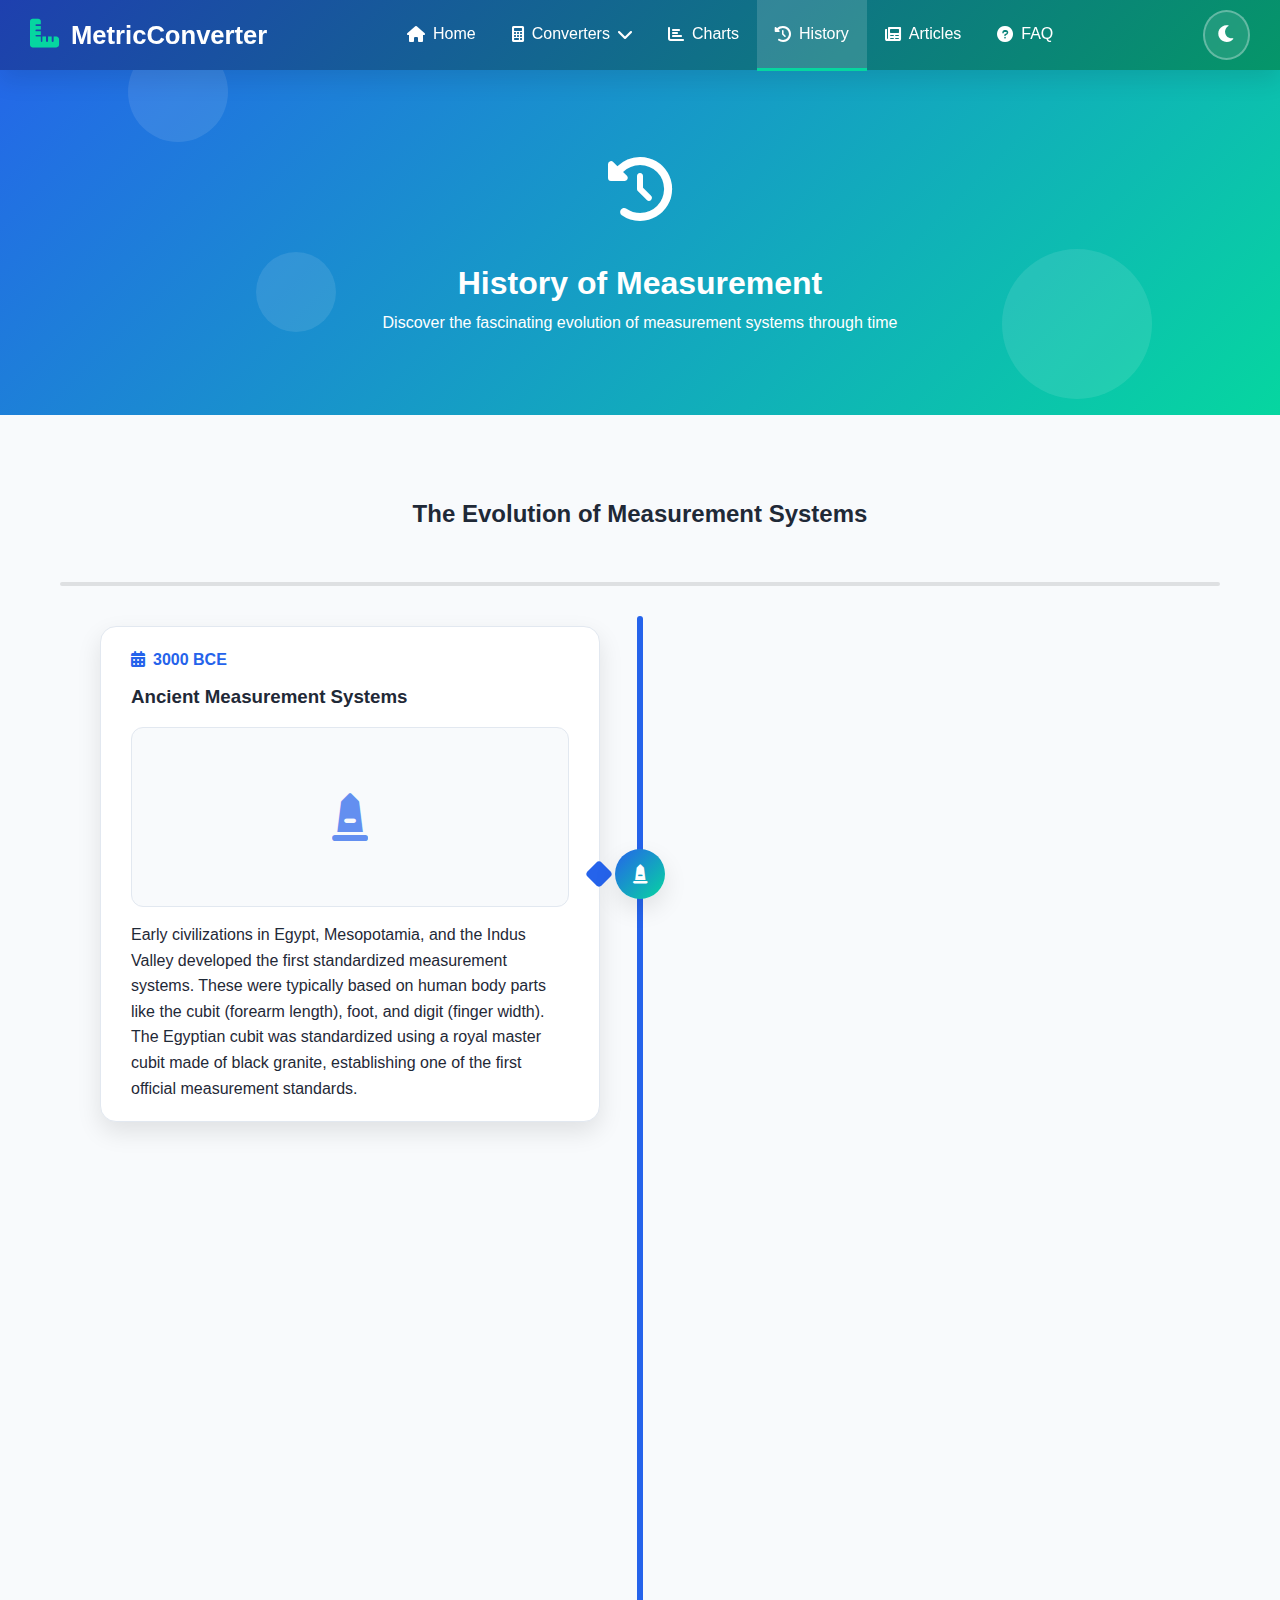
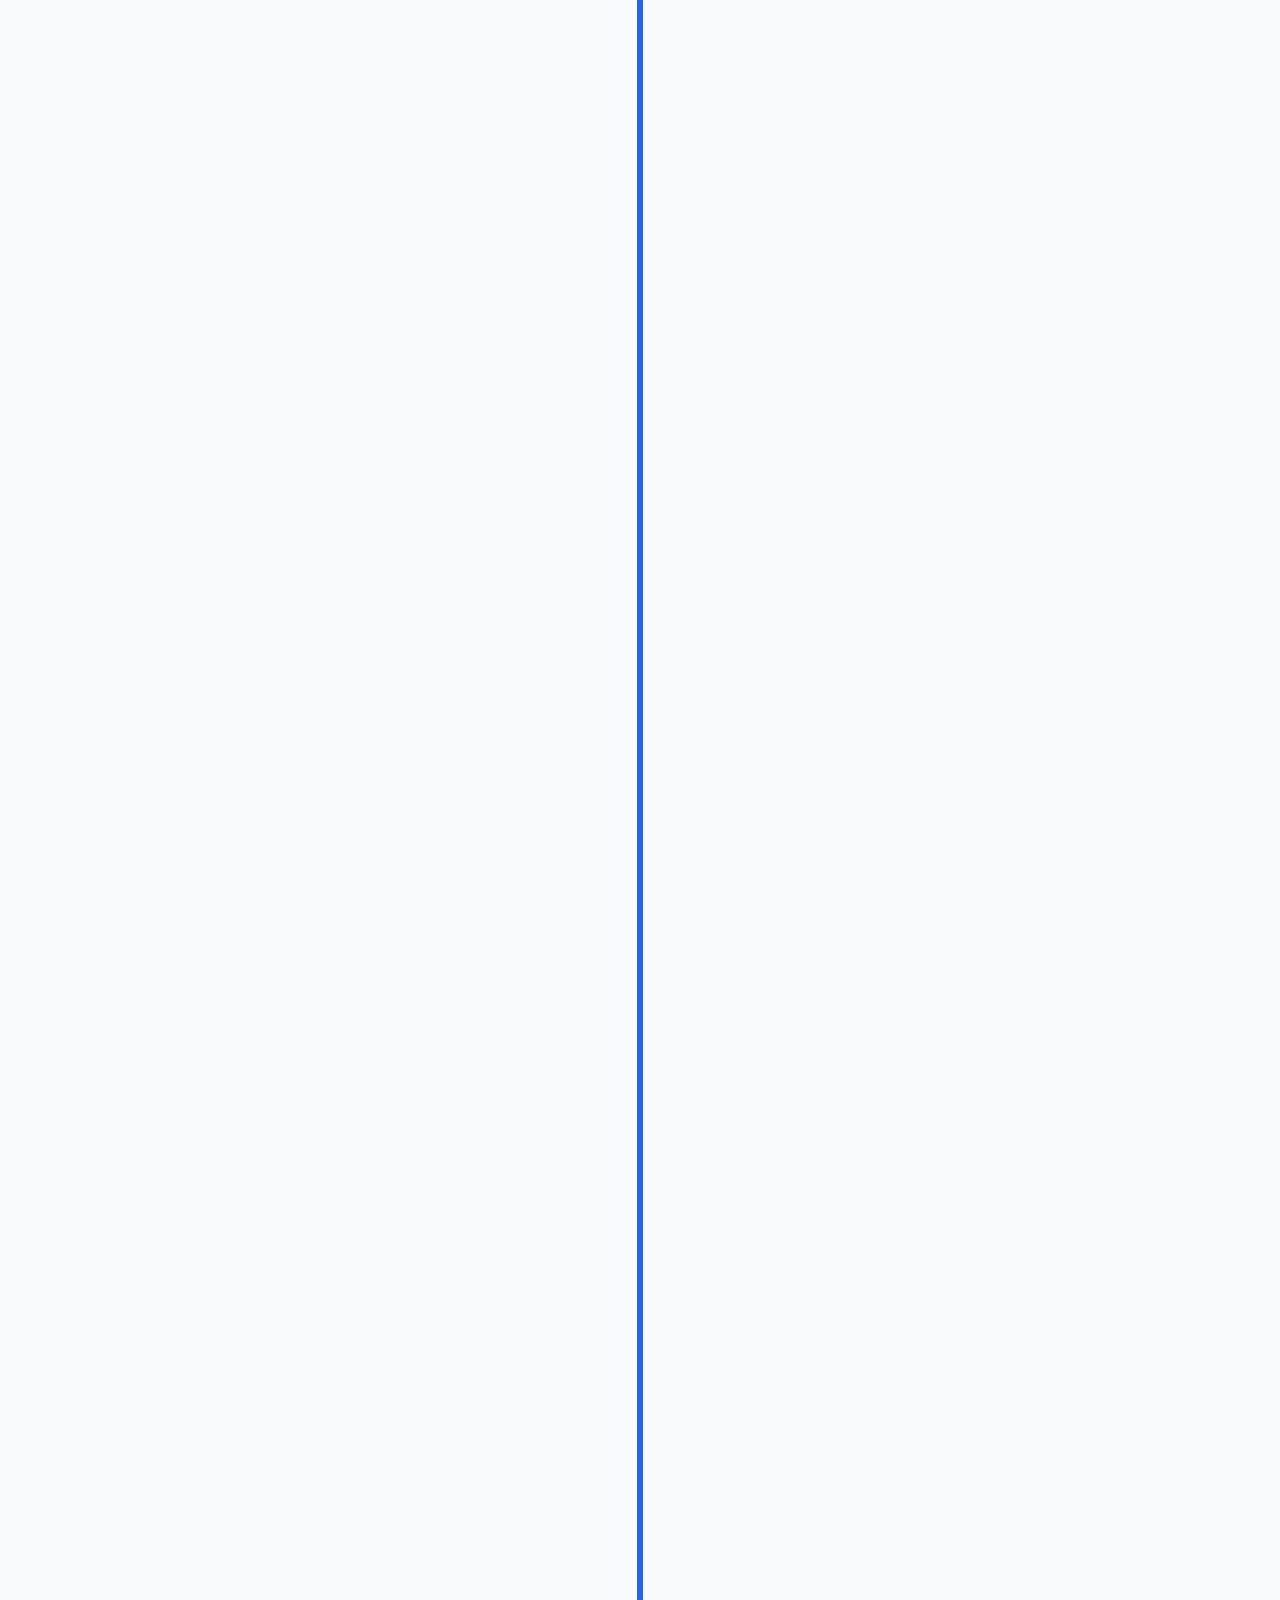
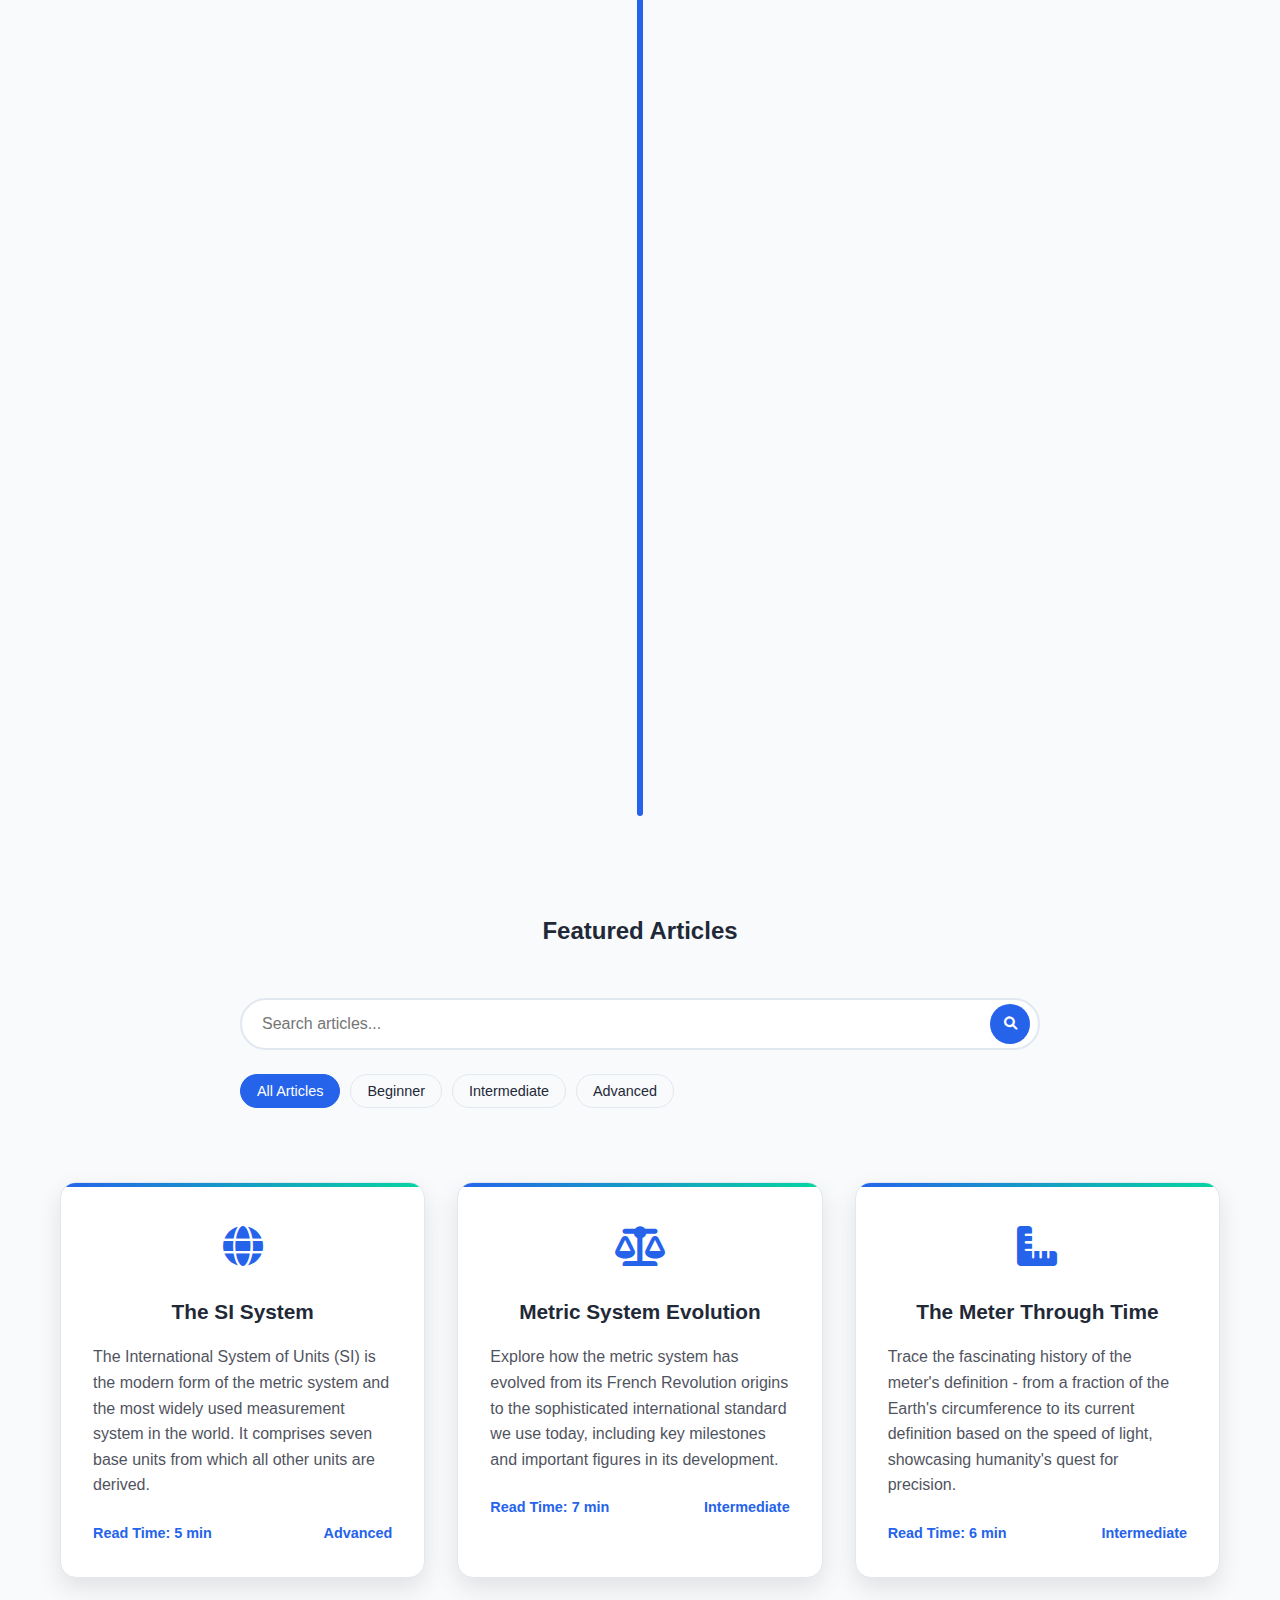
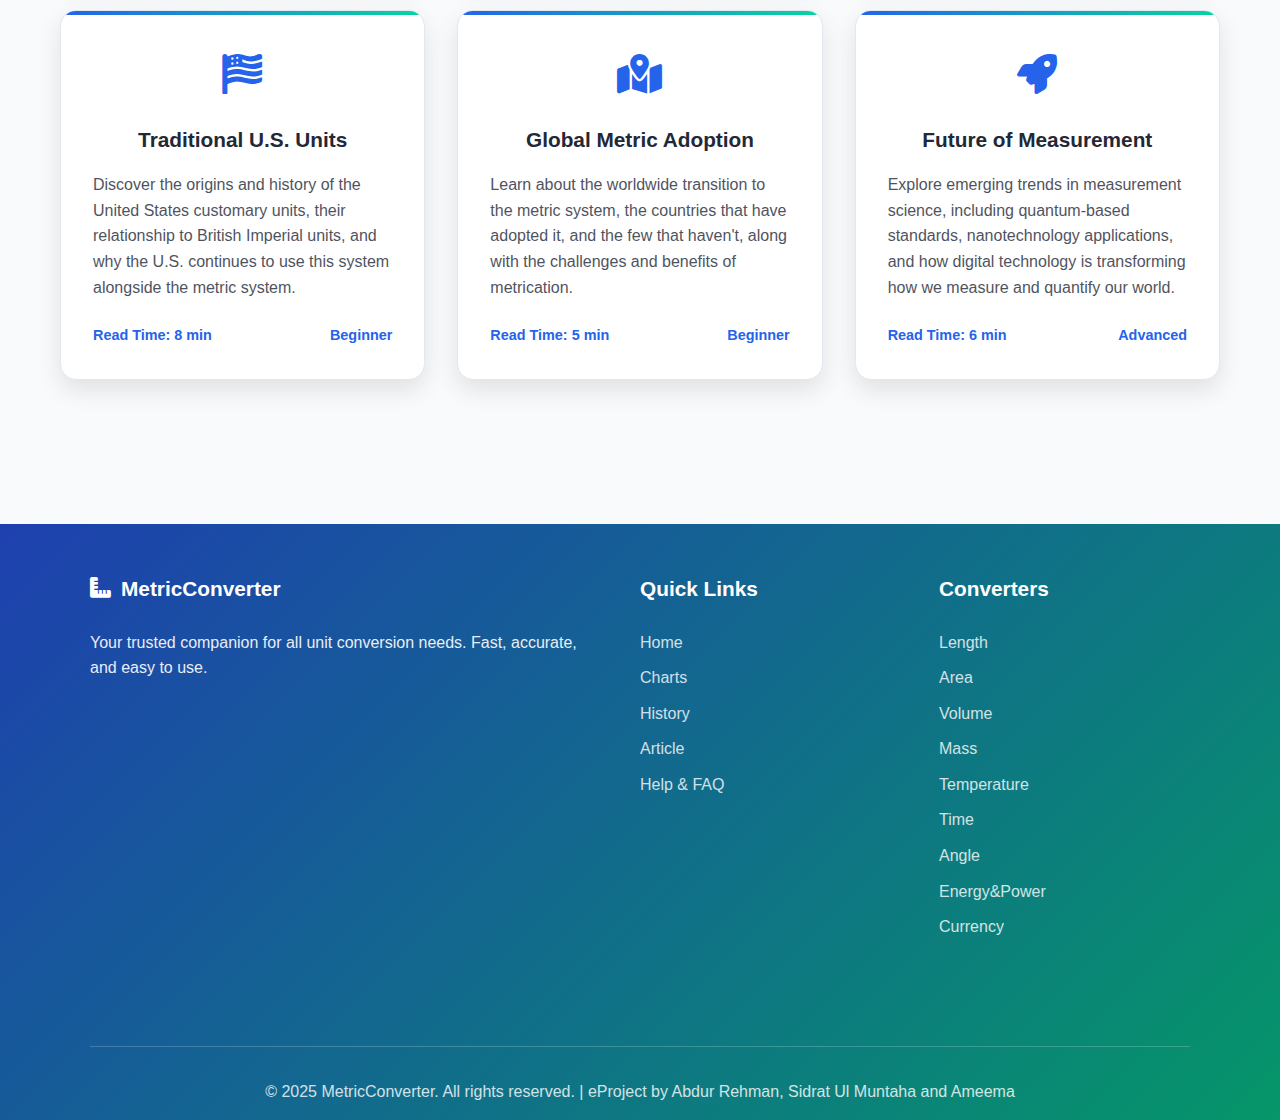
<file: history.html>
<!DOCTYPE html>
<html lang="en">
<head>
    <meta charset="UTF-8">
    <meta name="viewport" content="width=device-width, initial-scale=1.0">
    <title>History of Measurement - MetricConverter</title>
    <link rel="stylesheet" href="style.css">
    <link rel="stylesheet" href="https://cdnjs.cloudflare.com/ajax/libs/font-awesome/6.0.0/css/all.min.css">
    <link rel="icon" type="image/x-icon" href="data:image/svg+xml,<svg xmlns='http://www.w3.org/2000/svg' viewBox='0 0 100 100'><text y='.9em' font-size='90'>🏛️</text></svg>">
    <style>
        /* Additional styles specific to history page */
       
        .dark-mode {
            --bg-color: #111827;
            --card-bg: #1f2937;
            --text-color: #f9fafb;
            --border-color: #374151;
            --shadow: 0 4px 6px -1px rgba(0, 0, 0, 0.3), 0 2px 4px -1px rgba(0, 0, 0, 0.2);
            --shadow-hover: 0 20px 25px -5px rgba(0, 0, 0, 0.3), 0 10px 10px -5px rgba(0, 0, 0, 0.2);
        }

      
        .container {
            max-width: 1200px;
            margin: 0 auto;
            padding: 0 20px;
        }

        /* Hero Section */
        .history-hero {
            background: var(--gradient-primary);
            color: white;
            padding: 140px 20px 80px;
            text-align: center;
            position: relative;
            overflow: hidden;
            z-index: 2;
        }

        .hero-bg-animation {
            position: absolute;
            top: 0;
            left: 0;
            width: 100%;
            height: 100%;
            overflow: hidden;
            z-index: 1;
        }

        .floating-shape {
            position: absolute;
            background: rgba(255,255,255,0.1);
            border-radius: 50%;
            animation: float 6s ease-in-out infinite;
            z-index: 1;
        }

        .shape-1 {
            width: 100px;
            height: 100px;
            top: 10%;
            left: 10%;
            animation-delay: 0s;
        }

        .shape-2 {
            width: 150px;
            height: 150px;
            top: 60%;
            right: 10%;
            animation-delay: 2s;
        }

        .shape-3 {
            width: 80px;
            height: 80px;
            bottom: 20%;
            left: 20%;
            animation-delay: 4s;
        }

        @keyframes float {
            0%, 100% { transform: translateY(0px) rotate(0deg); }
            50% { transform: translateY(-20px) rotate(180deg); }
        }

        .converter-header {
            position: relative;
            z-index: 3;
        }

        .header-icon.animated-icon {
            font-size: 4rem;
            margin-bottom: 1rem;
            animation: bounce 2s ease-in-out infinite;
            position: relative;
            z-index: 3;
        }

        @keyframes bounce {
            0%, 100% { transform: translateY(0); }
            50% { transform: translateY(-10px); }
        }

        .animate-pop-in {
            animation: popIn 0.8s ease-out;
            position: relative;
            z-index: 3;
        }

        @keyframes popIn {
            0% { opacity: 0; transform: scale(0.8); }
            100% { opacity: 1; transform: scale(1); }
        }

        .history-content {
            padding: 80px 20px;
            background: var(--bg-color);
            position: relative;
            z-index: 2;
        }

        /* Timeline Navigation - Made Responsive */
        .timeline-nav {
            position: sticky;
            top: 80px;
            z-index: 100;
            background: var(--card-bg);
            padding: 15px 20px;
            border-radius: 12px;
            box-shadow: var(--shadow);
            margin-bottom: 2rem;
            display: flex;
            overflow-x: auto;
            gap: 10px;
            scrollbar-width: none;
        }

        .timeline-nav::-webkit-scrollbar {
            display: none;
        }

        .timeline-nav-btn {
            padding: 8px 16px;
            background: var(--bg-color);
            border: 1px solid var(--border-color);
            border-radius: 20px;
            color: var(--text-color);
            font-size: 0.9rem;
            white-space: nowrap;
            cursor: pointer;
            transition: all 0.3s ease;
            min-width: max-content;
        }

        .timeline-nav-btn:hover,
        .timeline-nav-btn.active {
            background: var(--primary-color);
            color: white;
            border-color: var(--primary-color);
        }

        /* Timeline Progress */
        .timeline-progress {
            height: 4px;
            background: rgba(0,0,0,0.1);
            border-radius: 2px;
            margin: 30px 0;
            position: relative;
            overflow: hidden;
        }

        .timeline-progress-bar {
            height: 100%;
            background: var(--primary-color);
            width: 0%;
            transition: width 0.5s ease;
            border-radius: 2px;
        }

        .timeline {
            position: relative;
            max-width: 1200px;
            margin: 0 auto;
        }

        .timeline::after {
            content: '';
            position: absolute;
            width: 6px;
            background: var(--primary-color);
            top: 0;
            bottom: 0;
            left: 50%;
            margin-left: -3px;
            border-radius: 10px;
            z-index: 1;
        }

        .timeline-item {
            padding: 10px 40px;
            position: relative;
            width: 50%;
            box-sizing: border-box;
            margin-bottom: 60px;
            opacity: 0;
            transform: translateY(30px);
            transition: all 0.6s ease;
            z-index: 2;
        }

        .timeline-item.visible {
            opacity: 1;
            transform: translateY(0);
        }

        .timeline-item:nth-child(odd) {
            left: 0;
        }

        .timeline-item:nth-child(even) {
            left: 50%;
        }

        .timeline-content {
            padding: 20px 30px;
            background: var(--card-bg);
            position: relative;
            border-radius: 16px;
            box-shadow: var(--shadow);
            border: 1px solid var(--border-color);
            transition: all 0.3s ease;
            z-index: 2;
        }

        .timeline-content:hover {
            transform: translateY(-5px);
            box-shadow: var(--shadow-hover);
        }

        .timeline-content::before {
            content: '';
            position: absolute;
            width: 20px;
            height: 20px;
            right: -10px;
            background: var(--primary-color);
            top: 50%;
            transform: translateY(-50%) rotate(45deg);
            border-radius: 4px;
            z-index: 2;
        }

        .timeline-item:nth-child(even) .timeline-content::before {
            left: -10px;
            right: auto;
        }

        .timeline-date {
            font-weight: bold;
            color: var(--primary-color);
            margin-bottom: 10px;
            display: flex;
            align-items: center;
            gap: 8px;
        }

        .timeline-icon {
            width: 50px;
            height: 50px;
            background: var(--gradient-primary);
            border-radius: 50%;
            display: flex;
            align-items: center;
            justify-content: center;
            color: white;
            font-size: 1.2rem;
            position: absolute;
            top: 50%;
            transform: translateY(-50%);
            right: -25px;
            z-index: 3;
            box-shadow: var(--shadow);
        }

        .timeline-item:nth-child(even) .timeline-icon {
            left: -25px;
            right: auto;
        }

        /* Timeline Images */
        .timeline-image {
            width: 100%;
            height: 180px;
            background: var(--bg-color);
            border-radius: 12px;
            margin: 15px 0;
            display: flex;
            align-items: center;
            justify-content: center;
            overflow: hidden;
            border: 1px solid var(--border-color);
        }

        .timeline-image i {
            font-size: 3rem;
            color: var(--primary-color);
            opacity: 0.7;
        }

        /* Search Section */
        .search-section {
            max-width: 800px;
            margin: 0 auto 4rem;
        }

        .search-box {
            position: relative;
            margin-bottom: 1.5rem;
        }

        .search-input {
            width: 100%;
            padding: 15px 50px 15px 20px;
            border-radius: 50px;
            border: 2px solid var(--border-color);
            background: var(--card-bg);
            color: var(--text-color);
            font-size: 1rem;
            transition: all 0.3s ease;
        }

        .search-input:focus {
            outline: none;
            border-color: var(--primary-color);
            box-shadow: 0 0 0 3px rgba(var(--primary-rgb), 0.1);
        }

        .search-btn {
            position: absolute;
            right: 10px;
            top: 50%;
            transform: translateY(-50%);
            background: var(--primary-color);
            color: white;
            border: none;
            border-radius: 50%;
            width: 40px;
            height: 40px;
            display: flex;
            align-items: center;
            justify-content: center;
            cursor: pointer;
            transition: all 0.3s ease;
        }

        .search-btn:hover {
            background: var(--primary-dark);
        }

        .search-filters {
            display: flex;
            gap: 10px;
            overflow-x: auto;
            padding-bottom: 10px;
            scrollbar-width: none;
        }

        .search-filters::-webkit-scrollbar {
            display: none;
        }

        .filter-btn {
            padding: 8px 16px;
            background: var(--bg-color);
            border: 1px solid var(--border-color);
            border-radius: 20px;
            color: var(--text-color);
            font-size: 0.9rem;
            white-space: nowrap;
            cursor: pointer;
            transition: all 0.3s ease;
        }

        .filter-btn:hover,
        .filter-btn.active {
            background: var(--primary-color);
            color: white;
            border-color: var(--primary-color);
        }

        .articles-grid {
            display: grid;
            grid-template-columns: repeat(auto-fit, minmax(350px, 1fr));
            gap: 2rem;
            margin-top: 2rem;
        }

        .article-card {
            background: var(--card-bg);
            border-radius: 16px;
            padding: 2rem;
            box-shadow: var(--shadow);
            border: 1px solid var(--border-color);
            transition: all 0.3s ease;
            position: relative;
            overflow: hidden;
            opacity: 1;
            transform: translateY(0);
        }

        .article-card.hidden {
            display: none;
        }

        .article-card::before {
            content: '';
            position: absolute;
            top: 0;
            left: 0;
            right: 0;
            height: 4px;
            background: var(--gradient-primary);
        }

        .article-card:hover {
            transform: translateY(-5px);
            box-shadow: var(--shadow-hover);
        }

        .article-icon {
            font-size: 2.5rem;
            color: var(--primary-color);
            margin-bottom: 1rem;
            text-align: center;
        }

        .article-card h3 {
            color: var(--text-color);
            margin-bottom: 1rem;
            font-size: 1.3rem;
            text-align: center;
        }

        .article-card p {
            color: var(--text-color);
            opacity: 0.8;
            line-height: 1.6;
            margin-bottom: 1.5rem;
        }

        .article-meta {
            display: flex;
            justify-content: space-between;
            align-items: center;
            font-size: 0.9rem;
            color: var(--primary-color);
            font-weight: 600;
        }

        /* Back to Top Button */
        .back-to-top {
            position: fixed;
            bottom: 30px;
            right: 30px;
            width: 50px;
            height: 50px;
            background: var(--primary-color);
            color: white;
            border: none;
            border-radius: 50%;
            display: flex;
            align-items: center;
            justify-content: center;
            font-size: 1.2rem;
            cursor: pointer;
            box-shadow: var(--shadow);
            z-index: 1000;
            opacity: 0;
            visibility: hidden;
            transition: all 0.3s ease;
        }

        .back-to-top.visible {
            opacity: 1;
            visibility: visible;
        }

        .back-to-top:hover {
            background: var(--primary-dark);
            transform: translateY(-3px);
        }

        /* Footer - Made Responsive */
        .footer {
            background: var(--gradient-secondary);
            color: white;
            padding: 3rem 0 1rem;
            margin-top: 4rem;
        }

        .footer-content {
            display: grid;
            grid-template-columns: 2fr 1fr 1fr;
            gap: 3rem;
            max-width: 1400px;
            margin: 0 auto;
            padding: 0 30px;
        }

        .footer-section h4 {
            margin-bottom: 1.5rem;
            font-size: 1.3rem;
            display: flex;
            align-items: center;
            gap: 10px;
        }

        .footer-section p {
            opacity: 0.9;
            line-height: 1.6;
        }

        .footer-section a {
            color: white;
            text-decoration: none;
            display: block;
            margin-bottom: 10px;
            opacity: 0.8;
            transition: all 0.3s ease;
        }

        .footer-section a:hover {
            opacity: 1;
            transform: translateX(5px);
        }

        .footer-bottom {
            text-align: center;
            margin-top: 3rem;
            padding-top: 2rem;
            border-top: 1px solid rgba(255,255,255,0.2);
            grid-column: 1 / -1;
        }

        .footer-bottom p {
            opacity: 0.8;
            font-size: 1rem;
        }

        /* Mobile Menu Styles */
        .mobile-menu {
            position: fixed;
            top: 70px;
            right: -300px;
            width: 280px;
            height: calc(100vh - 70px);
            background: var(--card-bg);
            box-shadow: -5px 0 15px rgba(0,0,0,0.1);
            transition: right 0.3s ease;
            z-index: 1000;
            padding: 20px;
            overflow-y: auto;
        }

        .mobile-menu.active {
            right: 0;
        }

        .mobile-nav-links {
            display: flex;
            flex-direction: column;
            gap: 10px;
        }

        .mobile-nav-link {
            display: flex;
            align-items: center;
            gap: 12px;
            padding: 12px 15px;
            color: var(--text-color);
            text-decoration: none;
            border-radius: 8px;
            transition: all 0.3s ease;
            font-weight: 500;
        }

        .mobile-nav-link:hover,
        .mobile-nav-link.active {
            background: var(--primary-color);
            color: white;
        }

        .mobile-dropdown {
            position: relative;
        }

        .mobile-dropdown-toggle {
            width: 100%;
            display: flex;
            align-items: center;
            justify-content: space-between;
            padding: 12px 15px;
            background: transparent;
            border: none;
            color: var(--text-color);
            font-size: 1rem;
            border-radius: 8px;
            cursor: pointer;
            transition: all 0.3s ease;
        }

        .mobile-dropdown-toggle:hover {
            background: var(--primary-color);
            color: white;
        }

        .mobile-dropdown-content {
            display: none;
            flex-direction: column;
            padding-left: 20px;
            margin-top: 5px;
        }

        .mobile-dropdown.active .mobile-dropdown-content {
            display: flex;
        }

        .mobile-dropdown.active .mobile-dropdown-toggle .fa-chevron-down {
            transform: rotate(180deg);
        }

        .mobile-dropdown-toggle .fa-chevron-down {
            transition: transform 0.3s ease;
        }

        /* Mobile menu button */
        .mobile-menu-btn {
            display: none;
            background: none;
            border: none;
            color: var(--text-color);
            font-size: 1.2rem;
            cursor: pointer;
            padding: 5px;
        }

        /* Responsive Design */
        @media (max-width: 768px) {
            .nav-menu {
                display: none;
            }

            .mobile-menu-btn {
                display: block;
            }

            /* Timeline Navigation - Responsive */
            .timeline-nav {
                top: 70px;
                padding: 12px 15px;
            }

            .timeline-nav-btn {
                padding: 10px 14px;
                font-size: 0.85rem;
                min-height: 44px;
                display: flex;
                align-items: center;
                justify-content: center;
            }
            
            .timeline::after {
                left: 31px;
            }

            .timeline-item {
                width: 100%;
                padding-left: 70px;
                padding-right: 25px;
            }

            .timeline-item:nth-child(even) {
                left: 0;
            }

            .timeline-content::before {
                left: -10px;
                right: auto;
            }

            .timeline-icon {
                left: 6px !important;
                right: auto !important;
            }

            .articles-grid {
                grid-template-columns: 1fr;
            }

            /* Footer - Responsive */
            .footer-content {
                grid-template-columns: 1fr;
                gap: 2rem;
                padding: 0 20px;
            }
            
            .footer-section {
                text-align: center;
            }
            
            .footer-section h4 {
                justify-content: center;
            }

            .history-hero {
                padding: 120px 20px 60px;
            }

            .header-icon.animated-icon {
                font-size: 3rem;
            }
        }

        /* Small Mobile Devices */
        @media (max-width: 480px) {
            /* Timeline Navigation - Small Screen */
            .timeline-nav {
                padding: 10px 12px;
                gap: 8px;
            }
            
            .timeline-nav-btn {
                padding: 8px 12px;
                font-size: 0.8rem;
            }
            
            /* Footer - Small Screen */
            .footer {
                padding: 2rem 0 1rem;
            }
            
            .footer-content {
                padding: 0 15px;
                gap: 1.5rem;
            }
            
            .footer-section h4 {
                font-size: 1.1rem;
                margin-bottom: 1rem;
            }
            
            .footer-section p {
                font-size: 0.9rem;
            }
            
            .footer-section a {
                font-size: 0.9rem;
            }
            
            .footer-bottom p {
                font-size: 0.9rem;
            }
        }

        /* Smooth scrolling */
        html {
            scroll-behavior: smooth;
        }

        /* Better focus states for accessibility */
        .timeline-nav-btn:focus,
        .search-input:focus,
        .filter-btn:focus {
            outline: 2px solid var(--primary-color);
            outline-offset: 2px;
        }

        /* Enhanced mobile touch targets */
        @media (max-width: 768px) {
            .timeline-nav-btn,
            .filter-btn {
                min-height: 44px;
                min-width: 44px;
                display: flex;
                align-items: center;
                justify-content: center;
            }
        }
    </style>
</head>
<body>
    <!-- Top Navigation Bar -->
    <nav class="navbar">
        <div class="nav-container">
            <div class="nav-logo">
                <a href="index.html"><i class="fas fa-ruler-combined"></i></a>
                <span>MetricConverter</span>
            </div>
            <div class="nav-menu">
                <a href="index.html" class="nav-link">
                    <i class="fas fa-home"></i>
                    <span>Home</span>
                </a>
                <div class="dropdown">
                    <a href="#" class="nav-link">
                        <i class="fas fa-calculator"></i>
                        <span>Converters</span>
                        <i class="fas fa-chevron-down"></i>
                    </a>
                   <div class="dropdown-content">
                     <a href="length.html"><i class="fas fa-ruler-horizontal"></i> Length</a>
                     <a href="area.html"><i class="fas fa-border-all"></i> Area</a>
                     <a href="volume.html"><i class="fas fa-flask"></i> Volume</a>
                     <a href="mass.html"><i class="fas fa-weight-hanging"></i> Mass</a>
                     <a href="temperature.html"><i class="fas fa-thermometer-half"></i> Temperature</a>
                     <a href="time.html"><i class="fas fa-clock"></i> Time</a>
                     <a href="angle.html"><i class="fas fa-shapes"></i> Angle</a>
                     <a href="energy-and-power.html"><i class="fas fa-bolt"></i> Energy and Power</a>
                     <a href="currency.html"><i class="fas fa-money-bill-wave"></i> Currency</a>
                   </div>
            </div>

                <a href="charts.html" class="nav-link">
                    <i class="fas fa-chart-bar"></i>
                    <span>Charts</span>
                </a>
                <a href="history.html" class="nav-link active">
                    <i class="fas fa-history"></i>
                    <span>History</span>
                </a>
                <a href="articles.html" class="nav-link">
                    <i class="fas fa-newspaper"></i>
                    <span>Articles</span>
                </a>
                <a href="faq.html" class="nav-link">
                    <i class="fas fa-question-circle"></i>
                    <span>FAQ</span>
                </a>
            </div>
            <div class="nav-actions">
                <button id="darkModeToggle" class="dark-mode-btn">
                    <i class="fas fa-moon"></i>
                </button>
                <button class="mobile-menu-btn">
                    <i class="fas fa-bars"></i>
                </button>
            </div>
        </div>
    </nav>

    <!-- Mobile Menu -->
    <div class="mobile-menu">
        <div class="mobile-nav-links">
            <a href="index.html" class="mobile-nav-link">
                <i class="fas fa-home"></i>
                <span>Home</span>
            </a>
            
            <!-- Mobile Dropdown for Converters -->
            <div class="mobile-dropdown">
                <button class="mobile-dropdown-toggle">
                    <div class="toggle-content">
                        <i class="fas fa-calculator"></i>
                        <span>Converters</span>
                    </div>
                    <i class="fas fa-chevron-down"></i>
                </button>
                <div class="mobile-dropdown-content">
                    <a href="length.html" class="mobile-nav-link">
                        <i class="fas fa-ruler-horizontal"></i>
                        <span>Length</span>
                    </a>
                    <a href="area.html" class="mobile-nav-link">
                        <i class="fas fa-border-all"></i>
                        <span>Area</span>
                    </a>
                    <a href="volume.html" class="mobile-nav-link">
                        <i class="fas fa-flask"></i>
                        <span>Volume</span>
                    </a>
                    <a href="mass.html" class="mobile-nav-link">
                        <i class="fas fa-weight-hanging"></i>
                        <span>Mass</span>
                    </a>
                    <a href="temperature.html" class="mobile-nav-link">
                        <i class="fas fa-thermometer-half"></i>
                        <span>Temperature</span>
                    </a>
                    <a href="time.html" class="mobile-nav-link">
                        <i class="fas fa-clock"></i>
                        <span>Time</span>
                    </a>
                    <a href="angle.html" class="mobile-nav-link">
                        <i class="fas fa-shapes"></i>
                        <span>Angle</span>
                    </a>
                    <a href="energy-and-power.html" class="mobile-nav-link">
                        <i class="fas fa-bolt"></i>
                        <span>Energy and Power</span>
                    </a>
                    <a href="currency.html" class="mobile-nav-link">
                        <i class="fas fa-money-bill-wave"></i>
                        <span>Currency</span>
                    </a>
                </div>
            </div>

            <a href="charts.html" class="mobile-nav-link">
                <i class="fas fa-chart-bar"></i>
                <span>Charts</span>
            </a>
            <a href="history.html" class="mobile-nav-link active">
                <i class="fas fa-history"></i>
                <span>History</span>
            </a>
            <a href="articles.html" class="mobile-nav-link">
                <i class="fas fa-newspaper"></i>
                <span>Articles</span>
            </a>
            <a href="faq.html" class="mobile-nav-link">
                <i class="fas fa-question-circle"></i>
                <span>FAQ</span>
            </a>
        </div>
    </div>

    <!-- Animated Hero Section -->
    <section class="history-hero">
        <div class="hero-bg-animation">
            <div class="floating-shape shape-1"></div>
            <div class="floating-shape shape-2"></div>
            <div class="floating-shape shape-3"></div>
        </div>
        <div class="container">
            <div class="converter-header">
                <div class="header-icon animated-icon">
                    <i class="fas fa-history"></i>
                </div>
                <h1 class="animate-pop-in">History of Measurement</h1>
                <p class="animate-pop-in">Discover the fascinating evolution of measurement systems through time</p>
            </div>
        </div>
    </section>

    <!-- History Content Section -->
    <section class="history-content">
        <div class="container">
            <h2 style="text-align: center; margin-bottom: 3rem; color: var(--text-color);">The Evolution of Measurement Systems</h2>
            
            <!-- Timeline Progress -->
            <div class="timeline-progress">
                <div class="timeline-progress-bar"></div>
            </div>
            
            <!-- Timeline -->
            <div class="timeline">
                <!-- Ancient Era -->
                <div class="timeline-item" id="ancient">
                    <div class="timeline-icon">
                        <i class="fas fa-monument"></i>
                    </div>
                    <div class="timeline-content">
                        <div class="timeline-date">
                            <i class="fas fa-calendar-alt"></i>
                            3000 BCE
                        </div>
                        <h3>Ancient Measurement Systems</h3>
                        <div class="timeline-image">
                            <i class="fas fa-monument"></i>
                        </div>
                        <p>Early civilizations in Egypt, Mesopotamia, and the Indus Valley developed the first standardized measurement systems. These were typically based on human body parts like the cubit (forearm length), foot, and digit (finger width).</p>
                        <p>The Egyptian cubit was standardized using a royal master cubit made of black granite, establishing one of the first official measurement standards.</p>
                    </div>
                </div>

                <!-- Roman Era -->
                <div class="timeline-item" id="roman">
                    <div class="timeline-icon">
                        <i class="fas fa-archway"></i>
                    </div>
                    <div class="timeline-content">
                        <div class="timeline-date">
                            <i class="fas fa-calendar-alt"></i>
                            500 BCE - 500 CE
                        </div>
                        <h3>Roman Standardization</h3>
                        <div class="timeline-image">
                            <i class="fas fa-archway"></i>
                        </div>
                        <p>The Romans established a comprehensive system of measurement that spread throughout their empire. Their units included the pes (foot), uncia (inch), and mille passus (thousand paces, which became the mile).</p>
                        <p>Roman engineers used precise measurements in their construction projects, many of which still stand today as testaments to their accuracy.</p>
                    </div>
                </div>

                <!-- Middle Ages -->
                <div class="timeline-item" id="medieval">
                    <div class="timeline-icon">
                        <i class="fas fa-feather-alt"></i>
                    </div>
                    <div class="timeline-content">
                        <div class="timeline-date">
                            <i class="fas fa-calendar-alt"></i>
                            800 - 1500 CE
                        </div>
                        <h3>Medieval Variations</h3>
                        <div class="timeline-image">
                            <i class="fas fa-feather-alt"></i>
                        </div>
                        <p>During the Middle Ages, measurement systems became highly localized, with different regions developing their own standards. This created significant challenges for trade and commerce.</p>
                        <p>King Henry I of England standardized the yard as the distance from his nose to the thumb of his outstretched arm, attempting to bring consistency to English measurements.</p>
                    </div>
                </div>

                <!-- Metric System Birth -->
                <div class="timeline-item" id="metric">
                    <div class="timeline-icon">
                        <i class="fas fa-republican"></i>
                    </div>
                    <div class="timeline-content">
                        <div class="timeline-date">
                            <i class="fas fa-calendar-alt"></i>
                            1790s
                        </div>
                        <h3>Birth of the Metric System</h3>
                        <div class="timeline-image">
                            <i class="fas fa-republican"></i>
                        </div>
                        <p>Following the French Revolution, the French Academy of Sciences developed the metric system as a rational, decimal-based alternative to traditional units.</p>
                        <p>The meter was originally defined as one ten-millionth of the distance from the North Pole to the Equator along the Paris meridian. The gram was defined as the mass of one cubic centimeter of water.</p>
                    </div>
                </div>

                <!-- International Standardization -->
                <div class="timeline-item" id="international">
                    <div class="timeline-icon">
                        <i class="fas fa-handshake"></i>
                    </div>
                    <div class="timeline-content">
                        <div class="timeline-date">
                            <i class="fas fa-calendar-alt"></i>
                            1875
                        </div>
                        <h3>International Standardization</h3>
                        <div class="timeline-image">
                            <i class="fas fa-handshake"></i>
                        </div>
                        <p>The Treaty of the Meter was signed by 17 nations, establishing the International Bureau of Weights and Measures and creating international prototypes for the meter and kilogram.</p>
                        <p>This marked the beginning of global cooperation in measurement standards and laid the foundation for the modern International System of Units (SI).</p>
                    </div>
                </div>

                <!-- Modern SI System -->
                <div class="timeline-item" id="modern">
                    <div class="timeline-icon">
                        <i class="fas fa-atom"></i>
                    </div>
                    <div class="timeline-content">
                        <div class="timeline-date">
                            <i class="fas fa-calendar-alt"></i>
                            1960 - Present
                        </div>
                        <h3>Modern SI System</h3>
                        <div class="timeline-image">
                            <i class="fas fa-atom"></i>
                        </div>
                        <p>The International System of Units (SI) was established, building on the metric system with seven base units. Definitions evolved to be based on fundamental constants of nature rather than physical artifacts.</p>
                        <p>Recent redefinitions tie units to constants like the speed of light, Planck's constant, and the elementary charge, making measurements more precise and reproducible worldwide.</p>
                    </div>
                </div>
            </div>

            <!-- Articles Section -->
            <div class="articles-section" style="margin-top: 6rem;">
                <h2 style="text-align: center; margin-bottom: 3rem; color: var(--text-color);">Featured Articles</h2>
                
                <!-- Search and Filter -->
                <div class="search-section">
                    <div class="search-box">
                        <input type="text" class="search-input" placeholder="Search articles...">
                        <button class="search-btn">
                            <i class="fas fa-search"></i>
                        </button>
                    </div>
                    <div class="search-filters">
                        <button class="filter-btn active" data-filter="all">All Articles</button>
                        <button class="filter-btn" data-filter="beginner">Beginner</button>
                        <button class="filter-btn" data-filter="intermediate">Intermediate</button>
                        <button class="filter-btn" data-filter="advanced">Advanced</button>
                    </div>
                </div>
                
                <div class="articles-grid">
                    <!-- SI System Article -->
                    <div class="article-card" data-level="advanced">
                        <div class="article-icon">
                            <i class="fas fa-globe"></i>
                        </div>
                        <h3>The SI System</h3>
                        <p>The International System of Units (SI) is the modern form of the metric system and the most widely used measurement system in the world. It comprises seven base units from which all other units are derived.</p>
                        <div class="article-meta">
                            <span>Read Time: 5 min</span>
                            <span>Advanced</span>
                        </div>
                    </div>

                    <!-- Metric System Article -->
                    <div class="article-card" data-level="intermediate">
                        <div class="article-icon">
                            <i class="fas fa-balance-scale"></i>
                        </div>
                        <h3>Metric System Evolution</h3>
                        <p>Explore how the metric system has evolved from its French Revolution origins to the sophisticated international standard we use today, including key milestones and important figures in its development.</p>
                        <div class="article-meta">
                            <span>Read Time: 7 min</span>
                            <span>Intermediate</span>
                        </div>
                    </div>

                    <!-- The Meter Article -->
                    <div class="article-card" data-level="intermediate">
                        <div class="article-icon">
                            <i class="fas fa-ruler-combined"></i>
                        </div>
                        <h3>The Meter Through Time</h3>
                        <p>Trace the fascinating history of the meter's definition - from a fraction of the Earth's circumference to its current definition based on the speed of light, showcasing humanity's quest for precision.</p>
                        <div class="article-meta">
                            <span>Read Time: 6 min</span>
                            <span>Intermediate</span>
                        </div>
                    </div>

                    <!-- US Customary Units -->
                    <div class="article-card" data-level="beginner">
                        <div class="article-icon">
                            <i class="fas fa-flag-usa"></i>
                        </div>
                        <h3>Traditional U.S. Units</h3>
                        <p>Discover the origins and history of the United States customary units, their relationship to British Imperial units, and why the U.S. continues to use this system alongside the metric system.</p>
                        <div class="article-meta">
                            <span>Read Time: 8 min</span>
                            <span>Beginner</span>
                        </div>
                    </div>

                    <!-- Global Adoption -->
                    <div class="article-card" data-level="beginner">
                        <div class="article-icon">
                            <i class="fas fa-map-marked-alt"></i>
                        </div>
                        <h3>Global Metric Adoption</h3>
                        <p>Learn about the worldwide transition to the metric system, the countries that have adopted it, and the few that haven't, along with the challenges and benefits of metrication.</p>
                        <div class="article-meta">
                            <span>Read Time: 5 min</span>
                            <span>Beginner</span>
                        </div>
                    </div>

                    <!-- Future of Measurement -->
                    <div class="article-card" data-level="advanced">
                        <div class="article-icon">
                            <i class="fas fa-rocket"></i>
                        </div>
                        <h3>Future of Measurement</h3>
                        <p>Explore emerging trends in measurement science, including quantum-based standards, nanotechnology applications, and how digital technology is transforming how we measure and quantify our world.</p>
                        <div class="article-meta">
                            <span>Read Time: 6 min</span>
                            <span>Advanced</span>
                        </div>
                    </div>
                </div>
            </div>
        </div>
    </section>

    <!-- Back to Top Button -->
    <button class="back-to-top">
        <i class="fas fa-arrow-up"></i>
    </button>

    <!-- Footer -->
    <footer class="footer">
        <div class="container">
            <div class="footer-content">
                <div class="footer-section">
                    <h4><i class="fas fa-ruler-combined"></i> MetricConverter</h4>
                    <p>Your trusted companion for all unit conversion needs. Fast, accurate, and easy to use.</p>
                </div>
                <div class="footer-section">
                    <h4>Quick Links</h4>
                    <a href="index.html">Home</a>
                    <a href="charts.html">Charts</a>
                    <a href="history.html">History</a>
                    <a href="articles.html">Article</a>
                    <a href="faq.html">Help & FAQ</a>
                </div>
                <div class="footer-section">
                    <h4>Converters</h4>
                    <a href="length.html">Length</a>
                    <a href="area.html">Area</a>
                    <a href="volume.html">Volume</a>
                    <a href="mass.html">Mass</a>
                    <a href="temperature.html">Temperature</a>
                    <a href="time.html">Time</a>
                    <a href="angle.html">Angle</a>
                    <a href="energy-and-power.html">Energy&Power</a>
                    <a href="currency.html">Currency</a>
                </div>
                <div class="footer-bottom">
                <p>&copy; 2025 MetricConverter. All rights reserved. | eProject by Abdur Rehman, Sidrat Ul Muntaha and Ameema</p>
            </div>
        </div>
    </footer>
       <script src="script.js"></script>
    <script>
        // Mobile Menu Functionality
        function initMobileMenu() {
            const mobileMenuBtn = document.querySelector('.mobile-menu-btn');
            const mobileMenu = document.querySelector('.mobile-menu');
            
            if (mobileMenuBtn && mobileMenu) {
                mobileMenuBtn.addEventListener('click', function(e) {
                    e.stopPropagation();
                    mobileMenu.classList.toggle('active');
                    const icon = this.querySelector('i');
                    icon.className = mobileMenu.classList.contains('active') ? 'fas fa-times' : 'fas fa-bars';
                });

                // Mobile dropdowns
                const dropdownToggles = document.querySelectorAll('.mobile-dropdown-toggle');
                dropdownToggles.forEach(toggle => {
                    toggle.addEventListener('click', function(e) {
                        e.stopPropagation();
                        const dropdown = this.parentElement;
                        dropdown.classList.toggle('active');
                        
                        // Rotate chevron icon
                        const chevron = this.querySelector('.fa-chevron-down');
                        if (chevron) {
                            chevron.style.transform = dropdown.classList.contains('active') ? 'rotate(180deg)' : 'rotate(0deg)';
                        }
                    });
                });

                // Close menu when clicking outside
                document.addEventListener('click', function(e) {
                    if (!e.target.closest('.mobile-menu') && !e.target.closest('.mobile-menu-btn')) {
                        mobileMenu.classList.remove('active');
                        mobileMenuBtn.querySelector('i').className = 'fas fa-bars';
                        
                        // Close all dropdowns
                        document.querySelectorAll('.mobile-dropdown').forEach(dropdown => {
                            dropdown.classList.remove('active');
                            const chevron = dropdown.querySelector('.fa-chevron-down');
                            if (chevron) {
                                chevron.style.transform = 'rotate(0deg)';
                            }
                        });
                    }
                });

                // Prevent menu close when clicking inside menu
                mobileMenu.addEventListener('click', function(e) {
                    e.stopPropagation();
                });
            }
        }

        // Timeline Navigation
        document.addEventListener('DOMContentLoaded', function() {
           

            const timelineNavBtns = document.querySelectorAll('.timeline-nav-btn');
            const timelineItems = document.querySelectorAll('.timeline-item');
            
            // Function to update active nav button
            function updateActiveNav() {
                let activeIndex = 0;
                let minDistance = Number.MAX_VALUE;
                const windowHeight = window.innerHeight;
                
                timelineItems.forEach((item, index) => {
                    const rect = item.getBoundingClientRect();
                    const distanceFromCenter = Math.abs(rect.top + rect.height/2 - windowHeight/2);
                    
                    if (distanceFromCenter < minDistance) {
                        minDistance = distanceFromCenter;
                        activeIndex = index;
                    }
                });
                
                timelineNavBtns.forEach((btn, index) => {
                    if (index === activeIndex) {
                        btn.classList.add('active');
                    } else {
                        btn.classList.remove('active');
                    }
                });
            }
            
            // Nav button click functionality
            timelineNavBtns.forEach(btn => {
                btn.addEventListener('click', function() {
                    const targetId = this.getAttribute('data-target');
                    const targetItem = document.getElementById(targetId);
                    
                    if (targetItem) {
                        targetItem.scrollIntoView({
                            behavior: 'smooth',
                            block: 'center'
                        });
                    }
                });
            });
            
            // Scroll progress indicator
            const progressBar = document.querySelector('.timeline-progress-bar');
            const timeline = document.querySelector('.timeline');
            
            function updateProgressBar() {
                const timelineRect = timeline.getBoundingClientRect();
                const timelineTop = timelineRect.top;
                const timelineHeight = timelineRect.height;
                const windowHeight = window.innerHeight;
                
                let progress = 0;
                
                if (timelineTop < 0) {
                    progress = Math.min(100, Math.abs(timelineTop) / timelineHeight * 100);
                }
                
                progressBar.style.width = `${progress}%`;
            }
            
            // Intersection Observer for timeline items
            const observerOptions = {
                threshold: 0.1,
                rootMargin: '0px 0px -50px 0px'
            };
            
            const observer = new IntersectionObserver(function(entries) {
                entries.forEach(entry => {
                    if (entry.isIntersecting) {
                        entry.target.classList.add('visible');
                    }
                });
            }, observerOptions);
            
            timelineItems.forEach(item => {
                observer.observe(item);
            });
            
            // Search functionality
            const searchInput = document.querySelector('.search-input');
            const filterBtns = document.querySelectorAll('.filter-btn');
            const articleCards = document.querySelectorAll('.article-card');
            
            searchInput.addEventListener('input', filterArticles);
            
            filterBtns.forEach(btn => {
                btn.addEventListener('click', function() {
                    filterBtns.forEach(b => b.classList.remove('active'));
                    this.classList.add('active');
                    filterArticles();
                });
            });
            
            function filterArticles() {
                const searchTerm = searchInput.value.toLowerCase();
                const activeFilter = document.querySelector('.filter-btn.active').getAttribute('data-filter');
                
                articleCards.forEach(card => {
                    const title = card.querySelector('h3').textContent.toLowerCase();
                    const description = card.querySelector('p').textContent.toLowerCase();
                    const level = card.getAttribute('data-level');
                    
                    const matchesSearch = title.includes(searchTerm) || description.includes(searchTerm);
                    const matchesFilter = activeFilter === 'all' || level === activeFilter;
                    
                    if (matchesSearch && matchesFilter) {
                        card.classList.remove('hidden');
                    } else {
                        card.classList.add('hidden');
                    }
                });
            }
            
            // Back to Top Button
            const backToTopBtn = document.querySelector('.back-to-top');
            
            window.addEventListener('scroll', function() {
                updateProgressBar();
                updateActiveNav();
                
                if (window.pageYOffset > 300) {
                    backToTopBtn.classList.add('visible');
                } else {
                    backToTopBtn.classList.remove('visible');
                }
            });
            
            backToTopBtn.addEventListener('click', function() {
                window.scrollTo({
                    top: 0,
                    behavior: 'smooth'
                });
            });
            
            // Initialize
            updateProgressBar();
            updateActiveNav();
        });
    </script>
</body>
</html>
</file>
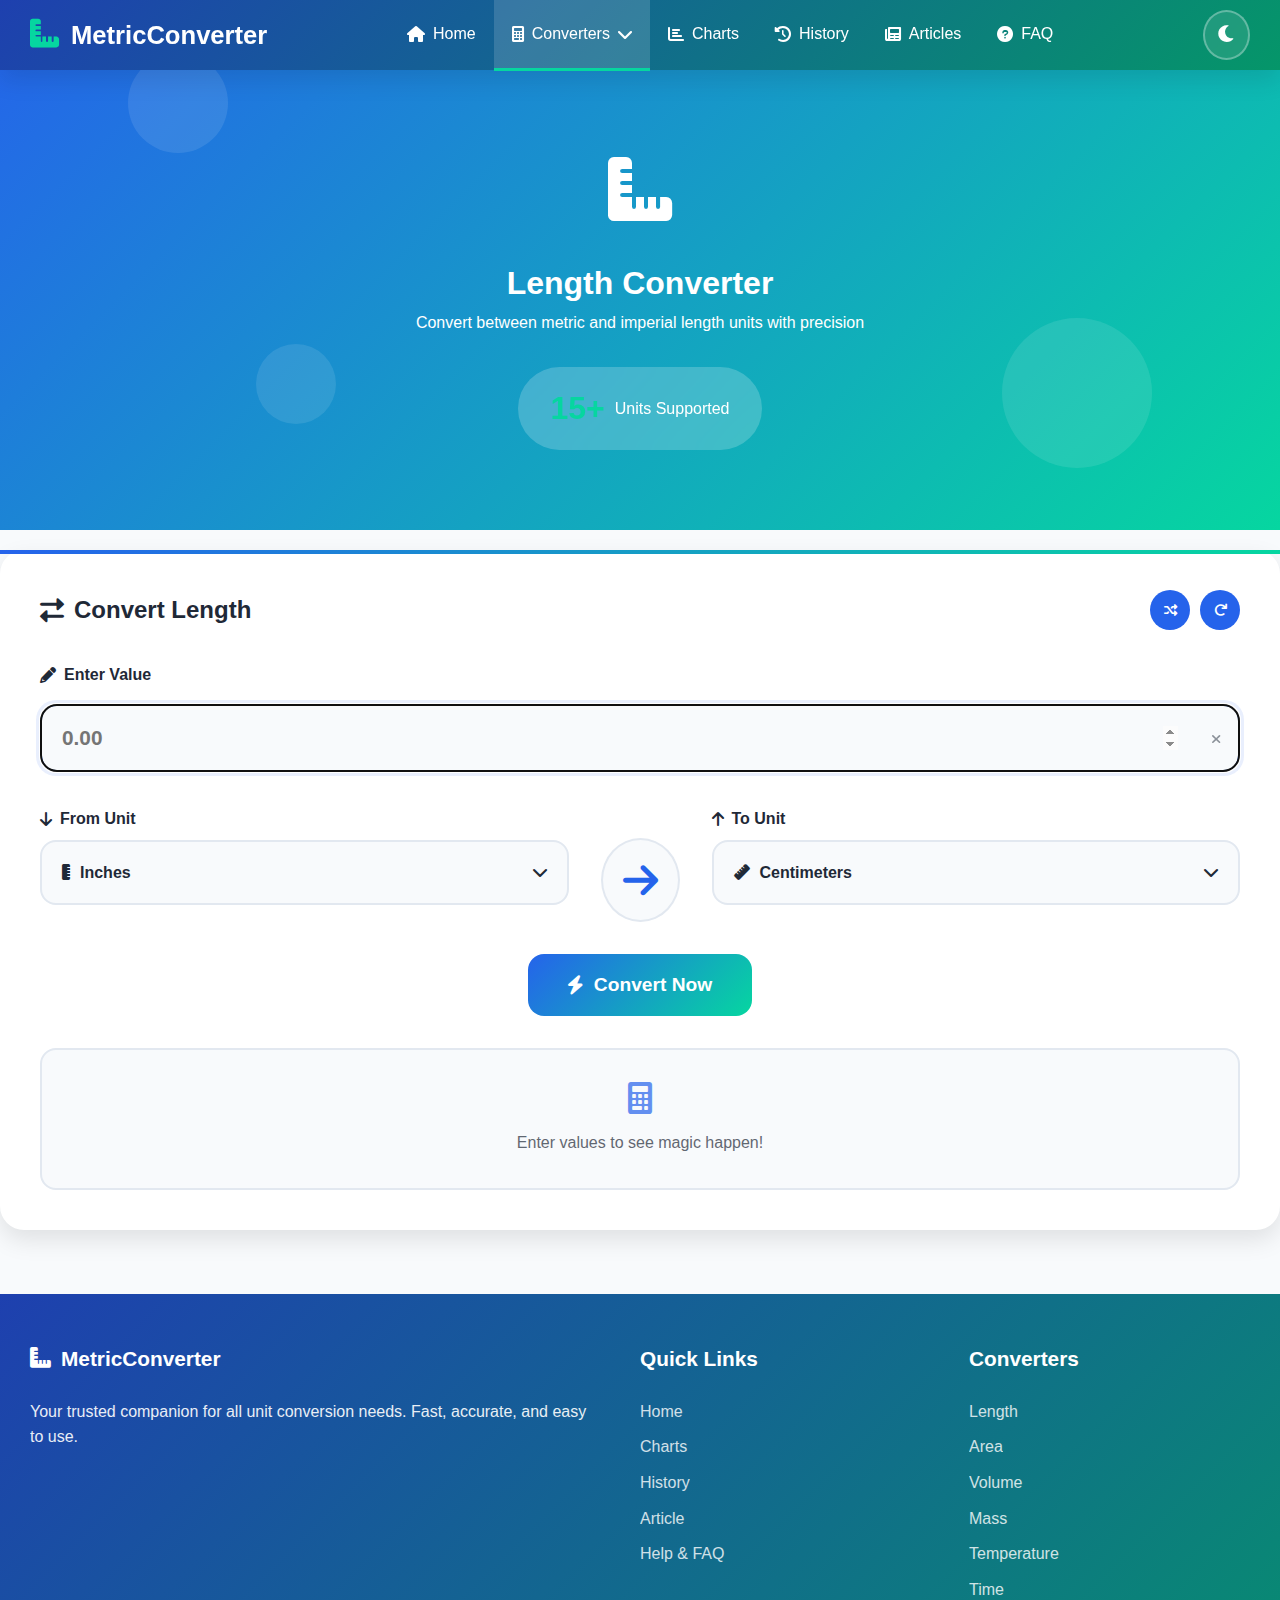
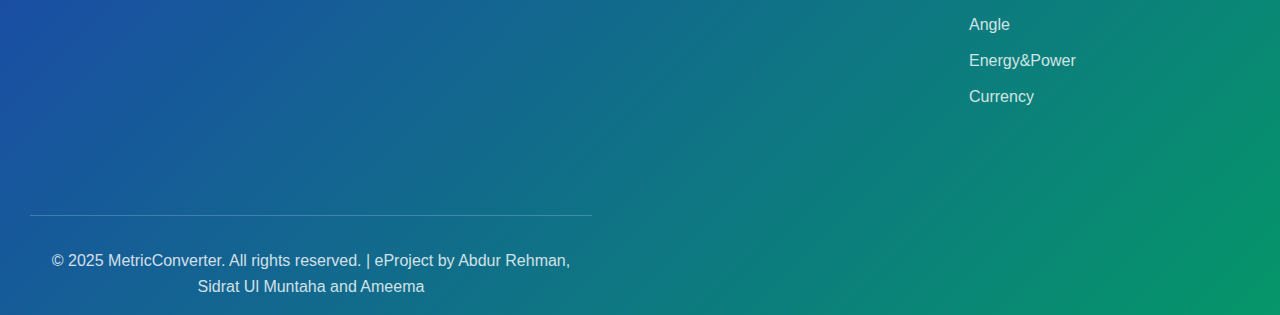
<file: length.html>
<!DOCTYPE html>
<html lang="en">
<head>
    <meta charset="UTF-8">
    <meta name="viewport" content="width=device-width, initial-scale=1.0">
    <title>Length Converter - MetricConverter</title>
    <link rel="stylesheet" href="style.css">
    <link rel="stylesheet" href="https://cdnjs.cloudflare.com/ajax/libs/font-awesome/6.0.0/css/all.min.css">
    <link rel="icon" type="image/x-icon" href="data:image/svg+xml,<svg xmlns='http://www.w3.org/2000/svg' viewBox='0 0 100 100'><text y='.9em' font-size='90'>📏</text></svg>">
    <style>
      
        /* Hero Section */
        .converter-hero {
            background: var(--gradient-primary);
            color: white;
            padding: 140px 20px 80px;
            text-align: center;
            position: relative;
            overflow: hidden;
        }

        .hero-bg-animation {
            position: absolute;
            top: 0;
            left: 0;
            width: 100%;
            height: 100%;
            overflow: hidden;
        }

        .floating-shape {
            position: absolute;
            background: rgba(255,255,255,0.1);
            border-radius: 50%;
            animation: float 6s ease-in-out infinite;
        }

        .shape-1 {
            width: 100px;
            height: 100px;
            top: 10%;
            left: 10%;
            animation-delay: 0s;
        }

        .shape-2 {
            width: 150px;
            height: 150px;
            top: 60%;
            right: 10%;
            animation-delay: 2s;
        }

        .shape-3 {
            width: 80px;
            height: 80px;
            bottom: 20%;
            left: 20%;
            animation-delay: 4s;
        }

        @keyframes float {
            0%, 100% { transform: translateY(0px) rotate(0deg); }
            50% { transform: translateY(-20px) rotate(180deg); }
        }

        .header-icon.animated-icon {
            font-size: 4rem;
            margin-bottom: 1rem;
            animation: bounce 2s ease-in-out infinite;
        }

        @keyframes bounce {
            0%, 100% { transform: translateY(0); }
            50% { transform: translateY(-10px); }
        }

        .animate-pop-in {
            animation: popIn 0.8s ease-out;
        }

        @keyframes popIn {
            0% { opacity: 0; transform: scale(0.8); }
            100% { opacity: 1; transform: scale(1); }
        }

        .unit-counter {
            margin-top: 2rem;
            padding: 1rem 2rem;
            background: rgba(255,255,255,0.2);
            border-radius: 50px;
            display: inline-flex;
            align-items: center;
            gap: 10px;
            backdrop-filter: blur(10px);
        }

        .counter-number {
            font-size: 2rem;
            font-weight: 800;
            color: var(--accent-color);
        }

        /* Glassmorphism Converter Card */
        .glassmorphism {
            background: rgba(255, 255, 255, 0.1);
            backdrop-filter: blur(20px);
            border: 1px solid rgba(255, 255, 255, 0.2);
            box-shadow: 0 8px 32px rgba(0,0,0,0.1);
        }

        .converter-card {
            margin-top: 20px;
            border-radius: 24px;
            padding: 2.5rem;
            margin-bottom: 3rem;
            position: relative;
            overflow: visible;
            background: var(--card-bg);
            box-shadow: var(--shadow);
        }

        .converter-card::before {
            content: '';
            position: absolute;
            top: 0;
            left: 0;
            right: 0;
            height: 4px;
            background: var(--gradient-primary);
        }

        .card-header {
            display: flex;
            justify-content: space-between;
            align-items: center;
            margin-bottom: 2rem;
        }

        .card-header h2 {
            color: var(--text-color);
            display: flex;
            align-items: center;
            gap: 10px;
        }

        .converter-actions {
            display: flex;
            gap: 10px;
        }

        .action-btn {
            background: var(--primary-color);
            color: white;
            border: none;
            width: 40px;
            height: 40px;
            border-radius: 50%;
            display: flex;
            align-items: center;
            justify-content: center;
            cursor: pointer;
            transition: all 0.3s ease;
        }

        .action-btn:hover {
            background: var(--secondary-color);
            transform: scale(1.1);
        }

        /* Fancy Input */
        .fancy-input {
            position: relative;
        }

        .fancy-input label {
            display: flex;
            align-items: center;
            gap: 8px;
            margin-bottom: 0.5rem;
            font-weight: 600;
            color: var(--text-color);
        }

        .input-with-actions {
            position: relative;
            display: flex;
            align-items: center;
        }

        .input-with-actions input {
            width: 100%;
            padding: 20px;
            border: 2px solid var(--border-color);
            border-radius: 16px;
            font-size: 1.3rem;
            font-weight: 600;
            background: var(--bg-color);
            color: var(--text-color);
            transition: all 0.3s ease;
            padding-right: 60px;
        }

        .input-with-actions input:focus {
            border-color: var(--primary-color);
            box-shadow: 0 0 0 4px rgba(37, 99, 235, 0.1);
            transform: translateY(-2px);
        }

        .clear-btn {
            position: absolute;
            right: 15px;
            background: none;
            border: none;
            color: var(--text-color);
            opacity: 0.5;
            cursor: pointer;
            padding: 5px;
            border-radius: 50%;
            transition: all 0.3s ease;
        }

        .clear-btn:hover {
            opacity: 1;
            background: rgba(0,0,0,0.1);
        }

        /* Beautiful Custom Dropdown */
        .units-selection {
            display: grid;
            grid-template-columns: 1fr auto 1fr;
            gap: 2rem;
            align-items: start;
            margin: 2rem 0;
        }

        .unit-selector {
            position: relative;
        }

        .selector-header {
            display: flex;
            align-items: center;
            gap: 8px;
            margin-bottom: 0.5rem;
            font-weight: 600;
            color: var(--text-color);
        }

        .custom-dropdown {
            position: relative;
        }

        .dropdown-selected {
            background: var(--bg-color);
            border: 2px solid var(--border-color);
            border-radius: 16px;
            padding: 18px 20px;
            cursor: pointer;
            display: flex;
            justify-content: space-between;
            align-items: center;
            transition: all 0.3s ease;
            min-height: 60px;
        }

        .dropdown-selected:hover {
            border-color: var(--primary-color);
            transform: translateY(-2px);
        }

        .selected-value {
            display: flex;
            align-items: center;
            gap: 10px;
            font-weight: 600;
        }

        .dropdown-arrow {
            transition: transform 0.3s ease;
        }

        .dropdown-options {
            position: absolute;
            top: 100%;
            left: 0;
            right: 0;
            background: var(--card-bg);
            border: 2px solid var(--border-color);
            border-radius: 16px;
            margin-top: 5px;
            box-shadow: var(--shadow-hover);
            z-index: 9999;
            display: none;
            overflow: hidden;
            max-height: 400px;
            overflow-y: auto;
        }

        .dropdown-options.active {
            display: block;
            animation: slideDown 0.3s ease;
        }

        @keyframes slideDown {
            from { opacity: 0; transform: translateY(-10px); }
            to { opacity: 1; transform: translateY(0); }
        }

        .search-box {
            position: relative;
            padding: 15px;
            border-bottom: 1px solid var(--border-color);
        }

        .search-box input {
            width: 100%;
            padding: 12px 40px 12px 15px;
            border: 1px solid var(--border-color);
            border-radius: 10px;
            background: var(--bg-color);
            color: var(--text-color);
        }

        .search-box i {
            position: absolute;
            right: 25px;
            top: 50%;
            transform: translateY(-50%);
            color: var(--text-color);
            opacity: 0.5;
        }

        .options-list {
            max-height: 500px;
            overflow-y: auto;
        }

        .unit-category {
            padding: 10px 15px;
            background: var(--primary-color);
            color: white;
            font-weight: 600;
            font-size: 0.9rem;
            display: flex;
            align-items: center;
            gap: 8px;
        }

        .unit-category i {
            font-size: 0.8rem;
        }

        .option {
            padding: 15px 20px;
            cursor: pointer;
            display: flex;
            align-items: center;
            gap: 12px;
            transition: all 0.3s ease;
            border-bottom: 1px solid var(--border-color);
        }

        .option:last-child {
            border-bottom: none;
        }

        .option:hover {
            background: var(--primary-color);
            color: white;
        }

        .option i {
            width: 20px;
            text-align: center;
        }

        .option span {
            flex: 1;
            font-weight: 500;
        }

        .option small {
            opacity: 0.7;
            font-size: 0.8rem;
        }

        /* Animated Arrow */
        .animated-arrow {
            display: flex;
            align-items: center;
            justify-content: center;
            padding-top: 2rem;
        }

        .animated-arrow i {
            font-size: 2.5rem;
            color: var(--primary-color);
            background: var(--bg-color);
            padding: 20px;
            border-radius: 50%;
            border: 2px solid var(--border-color);
            animation: pulse 2s ease-in-out infinite;
        }

        @keyframes pulse {
            0%, 100% { transform: scale(1); }
            50% { transform: scale(1.1); }
        }

        /* Shiny Convert Button */
        .convert-btn-main {
            background: var(--gradient-primary);
            color: white;
            border: none;
            padding: 20px 40px;
            border-radius: 16px;
            font-size: 1.2rem;
            font-weight: 600;
            cursor: pointer;
            display: flex;
            align-items: center;
            gap: 12px;
            margin: 2rem auto;
            transition: all 0.3s ease;
            position: relative;
            overflow: hidden;
        }

        .convert-btn-main:hover {
            transform: translateY(-3px);
            box-shadow: 0 10px 25px rgba(37, 99, 235, 0.3);
        }

        .btn-shine {
            position: absolute;
            top: 0;
            left: -100%;
            width: 100%;
            height: 100%;
            background: linear-gradient(90deg, transparent, rgba(255,255,255,0.3), transparent);
            transition: left 0.5s ease;
        }

        .convert-btn-main:hover .btn-shine {
            left: 100%;
        }

        /* Animated Result Section */
        .result-section {
            background: var(--bg-color);
            border-radius: 16px;
            padding: 2rem;
            margin-top: 2rem;
            border: 2px solid var(--border-color);
            min-height: 120px;
            display: flex;
            align-items: center;
            justify-content: center;
            transition: all 0.3s ease;
        }

        .result-placeholder {
            text-align: center;
            color: var(--text-color);
            opacity: 0.7;
        }

        .result-placeholder i {
            font-size: 2rem;
            margin-bottom: 1rem;
            display: block;
            color: var(--primary-color);
        }

        .animated-pulse {
            animation: gentlePulse 2s ease-in-out infinite;
        }

        @keyframes gentlePulse {
            0%, 100% { opacity: 0.7; }
            50% { opacity: 1; }
        }

        .success-result {
            width: 100%;
            text-align: center;
        }

        .result-animation {
            font-size: 3rem;
            color: var(--accent-color);
            margin-bottom: 1rem;
            animation: bounce 1s ease-in-out;
        }

        .result-value {
            font-size: 1.5rem;
            font-weight: 700;
            color: var(--primary-color);
            margin-bottom: 1.5rem;
        }

        .result-details {
            background: rgba(37, 99, 235, 0.1);
            padding: 1.5rem;
            border-radius: 12px;
            text-align: left;
        }

        .result-details p {
            margin-bottom: 0.5rem;
        }

        .error-message {
            color: #ff4444;
            text-align: center;
            padding: 2rem;
        }

        .error-message i {
            font-size: 3rem;
            margin-bottom: 1rem;
            display: block;
        }

        /* Footer */
        .footer {
            background: var(--gradient-secondary);
            color: white;
            padding: 3rem 0 1rem;
            margin-top: 4rem;
        }

        .footer-content {
            display: grid;
            grid-template-columns: 2fr 1fr 1fr;
            gap: 3rem;
            max-width: 1400px;
            margin: 0 auto;
            padding: 0 30px;
        }

        .footer-section h4 {
            margin-bottom: 1.5rem;
            font-size: 1.3rem;
            display: flex;
            align-items: center;
            gap: 10px;
        }

        .footer-section p {
            opacity: 0.9;
            line-height: 1.6;
        }

        .footer-section a {
            color: white;
            text-decoration: none;
            display: block;
            margin-bottom: 10px;
            opacity: 0.8;
            transition: all 0.3s ease;
        }

        .footer-section a:hover {
            opacity: 1;
            transform: translateX(5px);
        }

        .footer-bottom {
            text-align: center;
            margin-top: 3rem;
            padding-top: 2rem;
            border-top: 1px solid rgba(255,255,255,0.2);
        }

        .footer-bottom p {
            opacity: 0.8;
            font-size: 1rem;
        }

        /* Responsive Design */
        @media (max-width: 768px) {
            .units-selection {
                grid-template-columns: 1fr;
                gap: 1rem;
            }
            
            .animated-arrow {
                transform: rotate(90deg);
                padding: 1rem 0;
            }
            
            .unit-counter {
                flex-direction: column;
                gap: 5px;
            }
        }
        @media (max-width: 768px) {


/* Navbar */
.navbar .nav-menu {
display: none;
}
.mobile-menu-btn {
display: block;
}


/* Converter Card */
.converter-card {
padding: 1.5rem;
}


.units-selection {
grid-template-columns: 1fr !important;
gap: 1rem;
}


.animated-arrow {
transform: rotate(90deg);
margin: 1rem 0;
}


.dropdown-selected {
min-height: 55px;
padding: 14px 18px;
}


.input-with-actions input {
font-size: 1.1rem;
padding: 16px;
}


/* Result Section */
.result-value {
font-size: 1.2rem;
}


.result-details {
font-size: 0.9rem;
}


/* Footer */
.footer-content {
grid-template-columns: 1fr;
text-align: center;
}
}


/* ===== SMALL MOBILES (max-width: 480px) ===== */
@media (max-width: 480px) {


.converter-hero {
padding: 100px 20px 60px;
}


h1 {
font-size: 1.8rem !important;
}


.converter-card {
padding: 1rem;
}


.convert-btn-main {
padding: 15px 25px;
font-size: 1rem;
}


.dropdown-selected {
font-size: 0.9rem;
}


.result-animation {
font-size: 2.2rem;
}


}
  </style>
</head>
<body>
     <!-- Top Navigation Bar -->
    <nav class="navbar">
        <div class="nav-container">
            <div class="nav-logo">
                <a href="index.html"><i class="fas fa-ruler-combined"></i></a>
                <span>MetricConverter</span>
            </div>
            <div class="nav-menu">
                <a href="index.html" class="nav-link">
                    <i class="fas fa-home"></i>
                    <span>Home</span>
                </a>
                <div class="dropdown">
                    <a href="#" class="nav-link active">
                        <i class="fas fa-calculator"></i>
                        <span>Converters</span>
                        <i class="fas fa-chevron-down"></i>
                    </a>
                   <div class="dropdown-content">
                     <a href="length.html"><i class="fas fa-ruler-horizontal"></i> Length</a>
                     <a href="area.html"><i class="fas fa-border-all"></i> Area</a>
                     <a href="volume.html"><i class="fas fa-flask"></i> Volume</a>
                     <a href="mass.html"><i class="fas fa-weight-hanging"></i> Mass</a>
                     <a href="temperature.html"><i class="fas fa-thermometer-half"></i> Temperature</a>
                     <a href="time.html"><i class="fas fa-clock"></i> Time</a>
                     <a href="angle.html"><i class="fas fa-shapes"></i> Angle</a>
                     <a href="energy-and-power.html"><i class="fas fa-bolt"></i> Energy and Power</a>
                     <a href="currency.html"><i class="fas fa-money-bill-wave"></i> Currency</a>
                   </div>
            </div>

                <a href="charts.html" class="nav-link">
                    <i class="fas fa-chart-bar"></i>
                    <span>Charts</span>
                </a>
                <a href="history.html" class="nav-link">
                    <i class="fas fa-history"></i>
                    <span>History</span>
                </a>
                <a href="articles.html" class="nav-link">
                    <i class="fas fa-newspaper"></i>
                    <span>Articles</span>
                </a>
                <a href="faq.html" class="nav-link">
                    <i class="fas fa-question-circle"></i>
                    <span>FAQ</span>
                </a>
            </div>
            <div class="nav-actions">
                <button id="darkModeToggle" class="dark-mode-btn">
                    <i class="fas fa-moon"></i>
                </button>
                <button class="mobile-menu-btn">
                    <i class="fas fa-bars"></i>
                </button>
            </div>
        </div>
    </nav>

    <!-- Mobile Menu  -->
<div class="mobile-menu">
    <div class="mobile-nav-links">
        <a href="index.html" class="mobile-nav-link">
            <i class="fas fa-home"></i>
            <span>Home</span>
        </a>
        
        <!-- Mobile Dropdown for Converters -->
        <div class="mobile-dropdown">
            <button class="mobile-dropdown-toggle">
                <div class="toggle-content">
                    <i class="fas fa-calculator"></i>
                    <span>Converters</span>
                </div>
                <i class="fas fa-chevron-down"></i>
            </button>
            <div class="mobile-dropdown-content">
                <a href="length.html" class="mobile-nav-link active">
                    <i class="fas fa-ruler-horizontal"></i>
                    <span>Length</span>
                </a>
                <a href="area.html" class="mobile-nav-link">
                    <i class="fas fa-border-all"></i>
                    <span>Area</span>
                </a>
                <a href="volume.html" class="mobile-nav-link">
                    <i class="fas fa-flask"></i>
                    <span>Volume</span>
                </a>
                <a href="mass.html" class="mobile-nav-link">
                    <i class="fas fa-weight-hanging"></i>
                    <span>Mass</span>
                </a>
                <a href="temperature.html" class="mobile-nav-link">
                    <i class="fas fa-thermometer-half"></i>
                    <span>Temperature</span>
                </a>
                <a href="time.html" class="mobile-nav-link">
                    <i class="fas fa-clock"></i>
                    <span>Time</span>
                </a>
                <a href="angle.html" class="mobile-nav-link">
                    <i class="fas fa-shapes"></i>
                    <span>Angle</span>
                </a>
                <a href="energy-and-power.html" class="mobile-nav-link">
                    <i class="fas fa-bolt"></i>
                    <span>Energy and Power</span>
                </a>
                <a href="currency.html" class="mobile-nav-link">
                    <i class="fas fa-money-bill-wave"></i>
                    <span>Currency</span>
                </a>
            </div>
        </div>

        <a href="charts.html" class="mobile-nav-link">
            <i class="fas fa-chart-bar"></i>
            <span>Charts</span>
        </a>
        <a href="history.html" class="mobile-nav-link">
            <i class="fas fa-history"></i>
            <span>History</span>
        </a>
        <a href="articles.html" class="mobile-nav-link">
            <i class="fas fa-newspaper"></i>
            <span>Articles</span>
        </a>
        <a href="faq.html" class="mobile-nav-link">
            <i class="fas fa-question-circle"></i>
            <span>FAQ</span>
        </a>
    </div>
</div>

    <!-- Animated Hero Section -->
    <section class="converter-hero">
        <div class="hero-bg-animation">
            <div class="floating-shape shape-1"></div>
            <div class="floating-shape shape-2"></div>
            <div class="floating-shape shape-3"></div>
        </div>
        <div class="container">
            <div class="converter-header">
                <div class="header-icon animated-icon">
                    <i class="fas fa-ruler-combined"></i>
                </div>
                <h1 class="animate-pop-in">Length Converter</h1>
                <p class="animate-pop-in">Convert between metric and imperial length units with precision</p>
                <div class="unit-counter">
                    <span class="counter-number">15+</span>
                    <span>Units Supported</span>
                </div>
            </div>
        </div>
    </section>

    <!-- Main Converter Section -->
    <section class="converter-section">
        <div class="container">
            <!-- Interactive Converter Card -->
            <div class="converter-card">
                <div class="card-header">
                    <h2><i class="fas fa-exchange-alt"></i> Convert Length</h2>
                    <div class="converter-actions">
                        <button class="action-btn" id="swapBtn" title="Swap Units">
                            <i class="fas fa-random"></i>
                        </button>
                        <button class="action-btn" id="resetBtn" title="Reset">
                            <i class="fas fa-redo"></i>
                        </button>
                    </div>
                </div>

                <div class="converter-body">
                    <!-- Input Section -->
                    <div class="input-section">
                        <div class="input-group fancy-input">
                            <label for="lengthValue">
                                <i class="fas fa-pencil-alt"></i>
                                Enter Value
                            </label>
                            <div class="input-with-actions">
                                <input type="number" id="lengthValue" placeholder="0.00" step="any" autofocus>
                                <button class="clear-btn" id="clearBtn">
                                    <i class="fas fa-times"></i>
                                </button>
                            </div>
                        </div>
                    </div>

                    <!-- Units Selection with Beautiful Dropdowns -->
                    <div class="units-selection">
                        <div class="unit-selector">
                            <div class="selector-header">
                                <i class="fas fa-arrow-down"></i>
                                <span>From Unit</span>
                            </div>
                            <div class="custom-dropdown">
                                <div class="dropdown-selected" id="fromDropdownSelected">
                                    <span class="selected-value">
                                        <i class="fas fa-ruler-vertical"></i>
                                        Inches
                                    </span>
                                    <i class="fas fa-chevron-down dropdown-arrow"></i>
                                </div>
                                <div class="dropdown-options" id="fromDropdown">
                                    <div class="search-box">
                                        <input type="text" placeholder="Search units..." id="fromSearch">
                                        <i class="fas fa-search"></i>
                                    </div>
                                    <div class="options-list">
                                        <div class="unit-category">
                                            <i class="fas fa-weight-hanging"></i>
                                            Imperial Units
                                        </div>
                                        <div class="option" data-value="inches">
                                            <i class="fas fa-ruler-vertical"></i>
                                            <span>Inches</span>
                                            <small>in</small>
                                        </div>
                                        <div class="option" data-value="feet">
                                            <i class="fas fa-ruler"></i>
                                            <span>Feet</span>
                                            <small>ft</small>
                                        </div>
                                        <div class="option" data-value="yards">
                                            <i class="fas fa-text-height"></i>
                                            <span>Yards</span>
                                            <small>yd</small>
                                        </div>
                                        <div class="option" data-value="miles">
                                            <i class="fas fa-road"></i>
                                            <span>Miles</span>
                                            <small>mi</small>
                                        </div>
                                        <div class="option" data-value="nauticalMiles">
                                            <i class="fas fa-ship"></i>
                                            <span>Nautical Miles</span>
                                            <small>nmi</small>
                                        </div>
                                        <div class="option" data-value="fathoms">
                                            <i class="fas fa-water"></i>
                                            <span>Fathoms</span>
                                            <small>ftm</small>
                                        </div>
                                        <div class="option" data-value="chains">
                                            <i class="fas fa-link"></i>
                                            <span>Chains</span>
                                            <small>ch</small>
                                        </div>
                                        <div class="option" data-value="furlongs">
                                            <i class="fas fa-horse"></i>
                                            <span>Furlongs</span>
                                            <small>fur</small>
                                        </div>
                                        <div class="option" data-value="rods">
                                            <i class="fas fa-pencil-ruler"></i>
                                            <span>Rods</span>
                                            <small>rd</small>
                                        </div>
                                        
                                        <div class="unit-category">
                                            <i class="fas fa-calculator"></i>
                                            Metric Units
                                        </div>
                                        <div class="option" data-value="millimeters">
                                            <i class="fas fa-ruler-combined"></i>
                                            <span>Millimeters</span>
                                            <small>mm</small>
                                        </div>
                                        <div class="option" data-value="centimeters">
                                            <i class="fas fa-ruler"></i>
                                            <span>Centimeters</span>
                                            <small>cm</small>
                                        </div>
                                        <div class="option" data-value="decimeters">
                                            <i class="fas fa-ruler-horizontal"></i>
                                            <span>Decimeters</span>
                                            <small>dm</small>
                                        </div>
                                        <div class="option" data-value="meters">
                                            <i class="fas fa-ruler-horizontal"></i>
                                            <span>Meters</span>
                                            <small>m</small>
                                        </div>
                                        <div class="option" data-value="decameters">
                                            <i class="fas fa-mountain"></i>
                                            <span>Decameters</span>
                                            <small>dam</small>
                                        </div>
                                        <div class="option" data-value="hectometers">
                                            <i class="fas fa-mountain"></i>
                                            <span>Hectometers</span>
                                            <small>hm</small>
                                        </div>
                                        <div class="option" data-value="kilometers">
                                            <i class="fas fa-mountain"></i>
                                            <span>Kilometers</span>
                                            <small>km</small>
                                        </div>
                                        
                                        <div class="unit-category">
                                            <i class="fas fa-globe-americas"></i>
                                            Astronomical Units
                                        </div>
                                        <div class="option" data-value="astronomicalUnits">
                                            <i class="fas fa-globe"></i>
                                            <span>Astronomical Units</span>
                                            <small>AU</small>
                                        </div>
                                        <div class="option" data-value="lightYears">
                                            <i class="fas fa-star"></i>
                                            <span>Light Years</span>
                                            <small>ly</small>
                                        </div>
                                        <div class="option" data-value="parsecs">
                                            <i class="fas fa-satellite"></i>
                                            <span>Parsecs</span>
                                            <small>pc</small>
                                        </div>
                                    </div>
                                </div>
                            </div>
                        </div>

                        <div class="convert-arrow animated-arrow">
                            <i class="fas fa-arrow-right"></i>
                        </div>

                        <div class="unit-selector">
                            <div class="selector-header">
                                <i class="fas fa-arrow-up"></i>
                                <span>To Unit</span>
                            </div>
                            <div class="custom-dropdown">
                                <div class="dropdown-selected" id="toDropdownSelected">
                                    <span class="selected-value">
                                        <i class="fas fa-ruler"></i>
                                        Centimeters
                                    </span>
                                    <i class="fas fa-chevron-down dropdown-arrow"></i>
                                </div>
                                <div class="dropdown-options" id="toDropdown">
                                    <div class="search-box">
                                        <input type="text" placeholder="Search units..." id="toSearch">
                                        <i class="fas fa-search"></i>
                                    </div>
                                    <div class="options-list">
                                        <div class="unit-category">
                                            <i class="fas fa-calculator"></i>
                                            Metric Units
                                        </div>
                                        <div class="option" data-value="millimeters">
                                            <i class="fas fa-ruler-combined"></i>
                                            <span>Millimeters</span>
                                            <small>mm</small>
                                        </div>
                                        <div class="option" data-value="centimeters">
                                            <i class="fas fa-ruler"></i>
                                            <span>Centimeters</span>
                                            <small>cm</small>
                                        </div>
                                        <div class="option" data-value="decimeters">
                                            <i class="fas fa-ruler-horizontal"></i>
                                            <span>Decimeters</span>
                                            <small>dm</small>
                                        </div>
                                        <div class="option" data-value="meters">
                                            <i class="fas fa-ruler-horizontal"></i>
                                            <span>Meters</span>
                                            <small>m</small>
                                        </div>
                                        <div class="option" data-value="decameters">
                                            <i class="fas fa-mountain"></i>
                                            <span>Decameters</span>
                                            <small>dam</small>
                                        </div>
                                        <div class="option" data-value="hectometers">
                                            <i class="fas fa-mountain"></i>
                                            <span>Hectometers</span>
                                            <small>hm</small>
                                        </div>
                                        <div class="option" data-value="kilometers">
                                            <i class="fas fa-mountain"></i>
                                            <span>Kilometers</span>
                                            <small>km</small>
                                        </div>
                                        
                                        <div class="unit-category">
                                            <i class="fas fa-weight-hanging"></i>
                                            Imperial Units
                                        </div>
                                        <div class="option" data-value="inches">
                                            <i class="fas fa-ruler-vertical"></i>
                                            <span>Inches</span>
                                            <small>in</small>
                                        </div>
                                        <div class="option" data-value="feet">
                                            <i class="fas fa-ruler"></i>
                                            <span>Feet</span>
                                            <small>ft</small>
                                        </div>
                                        <div class="option" data-value="yards">
                                            <i class="fas fa-text-height"></i>
                                            <span>Yards</span>
                                            <small>yd</small>
                                        </div>
                                        <div class="option" data-value="miles">
                                            <i class="fas fa-road"></i>
                                            <span>Miles</span>
                                            <small>mi</small>
                                        </div>
                                        <div class="option" data-value="nauticalMiles">
                                            <i class="fas fa-ship"></i>
                                            <span>Nautical Miles</span>
                                            <small>nmi</small>
                                        </div>
                                        <div class="option" data-value="fathoms">
                                            <i class="fas fa-water"></i>
                                            <span>Fathoms</span>
                                            <small>ftm</small>
                                        </div>
                                        <div class="option" data-value="chains">
                                            <i class="fas fa-link"></i>
                                            <span>Chains</span>
                                            <small>ch</small>
                                        </div>
                                        <div class="option" data-value="furlongs">
                                            <i class="fas fa-horse"></i>
                                            <span>Furlongs</span>
                                            <small>fur</small>
                                        </div>
                                        <div class="option" data-value="rods">
                                            <i class="fas fa-pencil-ruler"></i>
                                            <span>Rods</span>
                                            <small>rd</small>
                                        </div>
                                        
                                        <div class="unit-category">
                                            <i class="fas fa-globe-americas"></i>
                                            Astronomical Units
                                        </div>
                                        <div class="option" data-value="astronomicalUnits">
                                            <i class="fas fa-globe"></i>
                                            <span>Astronomical Units</span>
                                            <small>AU</small>
                                        </div>
                                        <div class="option" data-value="lightYears">
                                            <i class="fas fa-star"></i>
                                            <span>Light Years</span>
                                            <small>ly</small>
                                        </div>
                                        <div class="option" data-value="parsecs">
                                            <i class="fas fa-satellite"></i>
                                            <span>Parsecs</span>
                                            <small>pc</small>
                                        </div>
                                    </div>
                                </div>
                            </div>
                        </div>
                    </div>

                    <!-- Convert Button -->
                    <button class="convert-btn-main" id="convertBtn">
                        <i class="fas fa-bolt"></i>
                        Convert Now
                        <div class="btn-shine"></div>
                    </button>
                </div>

                <!-- Result Display -->
                <div class="result-section" id="resultSection">
                    <div class="result-placeholder animated-pulse">
                        <i class="fas fa-calculator"></i>
                        <p>Enter values to see magic happen!</p>
                    </div>
                </div>
            </div>
        </div>
    </section>
  <!-- Footer -->
    <footer class="footer">
        <div class="container">
            <div class="footer-content">
                <div class="footer-section">
                    <h4><i class="fas fa-ruler-combined"></i> MetricConverter</h4>
                    <p>Your trusted companion for all unit conversion needs. Fast, accurate, and easy to use.</p>
                </div>
                <div class="footer-section">
                    <h4>Quick Links</h4>
                    <a href="index.html">Home</a>
                    <a href="charts.html">Charts</a>
                    <a href="history.html">History</a>
                    <a href="articles.html">Article</a>
                    <a href="faq.html">Help & FAQ</a>
                </div>
                <div class="footer-section">
                    <h4>Converters</h4>
                    <a href="length.html">Length</a>
                    <a href="area.html">Area</a>
                    <a href="volume.html">Volume</a>
                    <a href="mass.html">Mass</a>
                    <a href="temperature.html">Temperature</a>
                    <a href="time.html">Time</a>
                    <a href="angle.html">Angle</a>
                    <a href="energy-and-power.html">Energy&Power</a>
                    <a href="currency.html">Currency</a>
                </div>
                <div class="footer-bottom">
                <p>&copy; 2025 MetricConverter. All rights reserved. | eProject by Abdur Rehman, Sidrat Ul Muntaha and Ameema</p>
            </div>
        </div>
    </footer>

    <script src="script.js"></script>

    <script>
        // Global variables
        let fromUnit = 'inches';
        let toUnit = 'centimeters';

        // DOM Elements
        const fromDropdownSelected = document.getElementById('fromDropdownSelected');
        const toDropdownSelected = document.getElementById('toDropdownSelected');
        const fromDropdown = document.getElementById('fromDropdown');
        const toDropdown = document.getElementById('toDropdown');
        const fromSearch = document.getElementById('fromSearch');
        const toSearch = document.getElementById('toSearch');
        const lengthValue = document.getElementById('lengthValue');
        const resultSection = document.getElementById('resultSection');
        const convertBtn = document.getElementById('convertBtn');
        const swapBtn = document.getElementById('swapBtn');
        const resetBtn = document.getElementById('resetBtn');
        const clearBtn = document.getElementById('clearBtn');

        // Initialize the converter
        document.addEventListener('DOMContentLoaded', function() {
            // Set up event listeners
            setupEventListeners();
            
            // Auto-convert on page load if there's a value
            if (lengthValue.value && !isNaN(parseFloat(lengthValue.value))) {
                convertLength();
            }
        });

        // Set up all event listeners
        function setupEventListeners() {
            // Dropdown toggle
            fromDropdownSelected.addEventListener('click', () => toggleDropdown('from'));
            toDropdownSelected.addEventListener('click', () => toggleDropdown('to'));
            
            // Unit selection
            document.querySelectorAll('#fromDropdown .option').forEach(option => {
                option.addEventListener('click', () => selectUnit(option.getAttribute('data-value'), 'from'));
            });
            
            document.querySelectorAll('#toDropdown .option').forEach(option => {
                option.addEventListener('click', () => selectUnit(option.getAttribute('data-value'), 'to'));
            });
            
            // Search functionality
            fromSearch.addEventListener('input', () => filterUnits(fromSearch, 'fromDropdown'));
            toSearch.addEventListener('input', () => filterUnits(toSearch, 'toDropdown'));
            
            // Button actions
            convertBtn.addEventListener('click', convertLength);
            swapBtn.addEventListener('click', swapUnits);
            resetBtn.addEventListener('click', resetConverter);
            clearBtn.addEventListener('click', clearInput);
            
            // Auto-convert on input
            lengthValue.addEventListener('input', function() {
                if (this.value && !isNaN(parseFloat(this.value))) {
                    convertLength();
                } else {
                    showPlaceholder();
                }
            });
            
            // Close dropdowns when clicking outside
            document.addEventListener('click', function(event) {
                if (!event.target.closest('.custom-dropdown')) {
                    closeAllDropdowns();
                }
            });
        }

        // Toggle dropdown visibility
        function toggleDropdown(type) {
            const dropdown = type === 'from' ? fromDropdown : toDropdown;
            const arrow = type === 'from' 
                ? fromDropdownSelected.querySelector('.dropdown-arrow')
                : toDropdownSelected.querySelector('.dropdown-arrow');
            
            // Close all dropdowns first
            closeAllDropdowns();
            
            // Toggle current dropdown
            if (!dropdown.classList.contains('active')) {
                dropdown.classList.add('active');
                arrow.style.transform = 'rotate(180deg)';
                
                // Focus on search input
                if (type === 'from') {
                    setTimeout(() => fromSearch.focus(), 100);
                } else {
                    setTimeout(() => toSearch.focus(), 100);
                }
            }
        }

        // Close all dropdowns
        function closeAllDropdowns() {
            fromDropdown.classList.remove('active');
            toDropdown.classList.remove('active');
            
            // Reset arrows
            fromDropdownSelected.querySelector('.dropdown-arrow').style.transform = 'rotate(0deg)';
            toDropdownSelected.querySelector('.dropdown-arrow').style.transform = 'rotate(0deg)';
            
            // Clear search inputs
            fromSearch.value = '';
            toSearch.value = '';
            
            // Show all options
            document.querySelectorAll('.option').forEach(option => {
                option.style.display = 'flex';
            });
        }

        // Select unit from dropdown
        function selectUnit(unit, type) {
            if (type === 'from') {
                fromUnit = unit;
                updateDropdownDisplay(fromDropdownSelected, unit);
            } else {
                toUnit = unit;
                updateDropdownDisplay(toDropdownSelected, unit);
            }
            
            closeAllDropdowns();
            
            // Auto-convert if value exists
            if (lengthValue.value && !isNaN(parseFloat(lengthValue.value))) {
                convertLength();
            }
        }

        // Update dropdown display
        function updateDropdownDisplay(dropdownElement, unit) {
            const iconClass = getUnitIcon(unit);
            const displayName = getUnitDisplayName(unit);
            
            dropdownElement.querySelector('.selected-value').innerHTML = `
                <i class="${iconClass}"></i>
                ${displayName}
            `;
        }

        // Get icon for unit
        function getUnitIcon(unit) {
            const icons = {
                'inches': 'fas fa-ruler-vertical',
                'feet': 'fas fa-ruler',
                'yards': 'fas fa-text-height',
                'miles': 'fas fa-road',
                'nauticalMiles': 'fas fa-ship',
                'fathoms': 'fas fa-water',
                'chains': 'fas fa-link',
                'furlongs': 'fas fa-horse',
                'rods': 'fas fa-pencil-ruler',
                'millimeters': 'fas fa-ruler-combined',
                'centimeters': 'fas fa-ruler',
                'decimeters': 'fas fa-ruler-horizontal',
                'meters': 'fas fa-ruler-horizontal',
                'decameters': 'fas fa-mountain',
                'hectometers': 'fas fa-mountain',
                'kilometers': 'fas fa-mountain',
                'astronomicalUnits': 'fas fa-globe',
                'lightYears': 'fas fa-star',
                'parsecs': 'fas fa-satellite'
            };
            return icons[unit] || 'fas fa-ruler';
        }

        // Get display name for unit
        function getUnitDisplayName(unit) {
            const unitNames = {
                'inches': 'Inches',
                'feet': 'Feet',
                'yards': 'Yards',
                'miles': 'Miles',
                'nauticalMiles': 'Nautical Miles',
                'fathoms': 'Fathoms',
                'chains': 'Chains',
                'furlongs': 'Furlongs',
                'rods': 'Rods',
                'millimeters': 'Millimeters',
                'centimeters': 'Centimeters',
                'decimeters': 'Decimeters',
                'meters': 'Meters',
                'decameters': 'Decameters',
                'hectometers': 'Hectometers',
                'kilometers': 'Kilometers',
                'astronomicalUnits': 'Astronomical Units',
                'lightYears': 'Light Years',
                'parsecs': 'Parsecs'
            };
            return unitNames[unit] || unit;
        }

        // Filter units in dropdown
        function filterUnits(input, dropdownId) {
            const filter = input.value.toLowerCase();
            const options = document.querySelectorAll(`#${dropdownId} .option`);
            
            options.forEach(option => {
                const text = option.textContent.toLowerCase();
                if (text.includes(filter)) {
                    option.style.display = 'flex';
                } else {
                    option.style.display = 'none';
                }
            });
        }

        // Swap units
        function swapUnits() {
            [fromUnit, toUnit] = [toUnit, fromUnit];
            
            // Update dropdown displays
            updateDropdownDisplay(fromDropdownSelected, fromUnit);
            updateDropdownDisplay(toDropdownSelected, toUnit);
            
            // Auto-convert if value exists
            if (lengthValue.value && !isNaN(parseFloat(lengthValue.value))) {
                convertLength();
            }
        }

        // Reset converter
        function resetConverter() {
            fromUnit = 'inches';
            toUnit = 'centimeters';
            
            // Reset dropdown displays
            updateDropdownDisplay(fromDropdownSelected, 'inches');
            updateDropdownDisplay(toDropdownSelected, 'centimeters');
            
            // Clear input and result
            lengthValue.value = '';
            showPlaceholder();
        }

        // Clear input
        function clearInput() {
            lengthValue.value = '';
            showPlaceholder();
            lengthValue.focus();
        }

        // Show placeholder message
        function showPlaceholder() {
            resultSection.innerHTML = `
                <div class="result-placeholder animated-pulse">
                    <i class="fas fa-calculator"></i>
                    <p>Enter values to see magic happen!</p>
                </div>
            `;
        }

        // Main conversion function
        function convertLength() {
            const value = parseFloat(lengthValue.value);
            
            if (isNaN(value)) {
                resultSection.innerHTML = `
                    <div class="error-message">
                        <i class="fas fa-exclamation-triangle"></i>
                        <p>Please enter a valid number</p>
                    </div>
                `;
                return;
            }
            
            // Conversion factors to meters (base unit)
            const toMeters = {
                // Imperial units
                'inches': 0.0254,
                'feet': 0.3048,
                'yards': 0.9144,
                'miles': 1609.344,
                'nauticalMiles': 1852,
                'fathoms': 1.8288,
                'chains': 20.1168,
                'furlongs': 201.168,
                'rods': 5.0292,
                
                // Metric units
                'millimeters': 0.001,
                'centimeters': 0.01,
                'decimeters': 0.1,
                'meters': 1,
                'decameters': 10,
                'hectometers': 100,
                'kilometers': 1000,
                
                // Astronomical units
                'astronomicalUnits': 149597870700,
                'lightYears': 9460730472580800,
                'parsecs': 30856775814913672
            };
            
            const fromMeters = {
                // Imperial units
                'inches': 39.3701,
                'feet': 3.28084,
                'yards': 1.09361,
                'miles': 0.000621371,
                'nauticalMiles': 0.000539957,
                'fathoms': 0.546807,
                'chains': 0.0497097,
                'furlongs': 0.00497097,
                'rods': 0.198839,
                
                // Metric units
                'millimeters': 1000,
                'centimeters': 100,
                'decimeters': 10,
                'meters': 1,
                'decameters': 0.1,
                'hectometers': 0.01,
                'kilometers': 0.001,
                
                // Astronomical units
                'astronomicalUnits': 6.684587122268e-12,
                'lightYears': 1.0570008340247e-16,
                'parsecs': 3.2407792896664e-17
            };
            
            const valueInMeters = value * toMeters[fromUnit];
            const result = valueInMeters * fromMeters[toUnit];
            
            // Format result based on magnitude
            let formattedResult;
            if (Math.abs(result) < 0.0001 || Math.abs(result) > 1000000) {
                formattedResult = result.toExponential(6);
            } else {
                formattedResult = result.toFixed(6);
            }
            
            resultSection.innerHTML = `
                <div class="success-result">
                    <div class="result-animation">
                        <i class="fas fa-check-circle"></i>
                    </div>
                    <div class="result-value">${value} ${getUnitDisplayName(fromUnit)} = ${formattedResult} ${getUnitDisplayName(toUnit)}</div>
                    <div class="result-details">
                        <p><strong>Conversion Formula:</strong></p>
                        <p>1 ${fromUnit} = ${toMeters[fromUnit]} meters</p>
                        <p>1 ${toUnit} = ${(1/fromMeters[toUnit]).toFixed(10)} meters</p>
                    </div>
                </div>
            `;
        }
 </script>
</body>
</html>
</file>
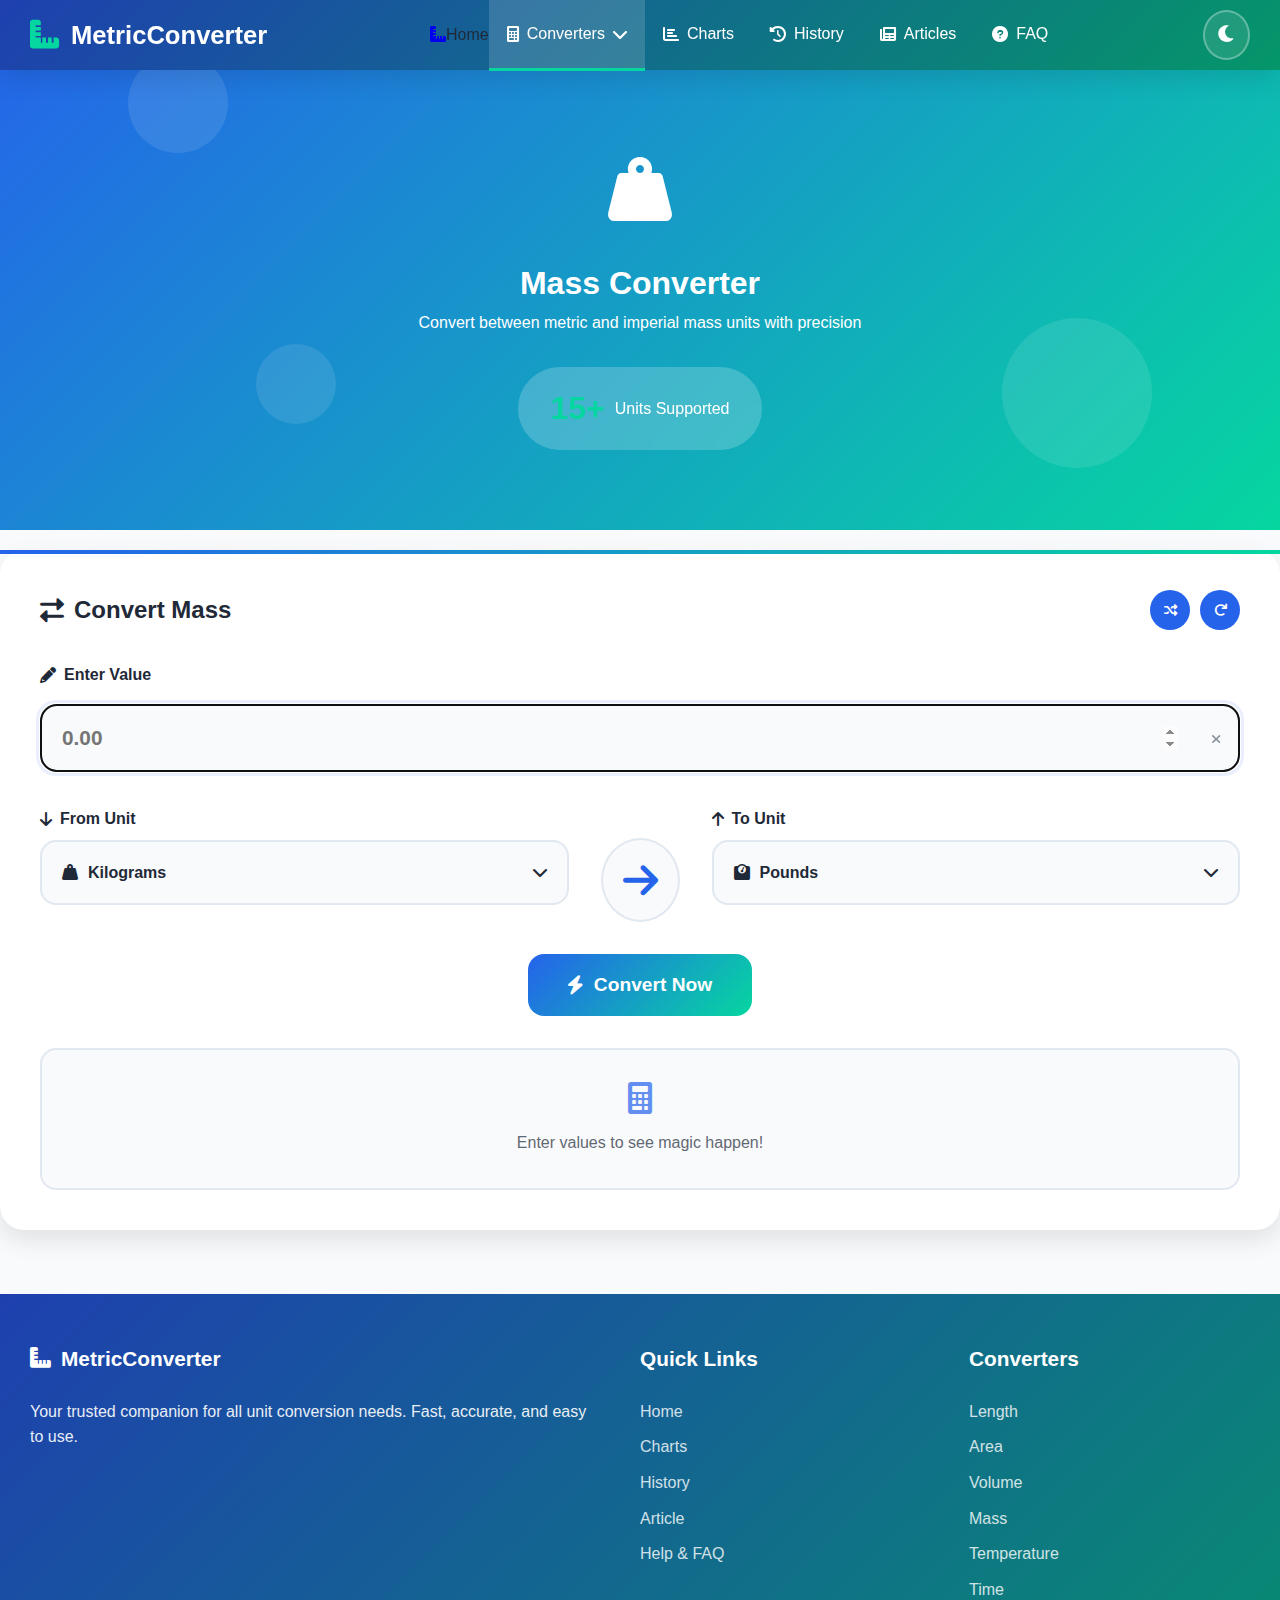
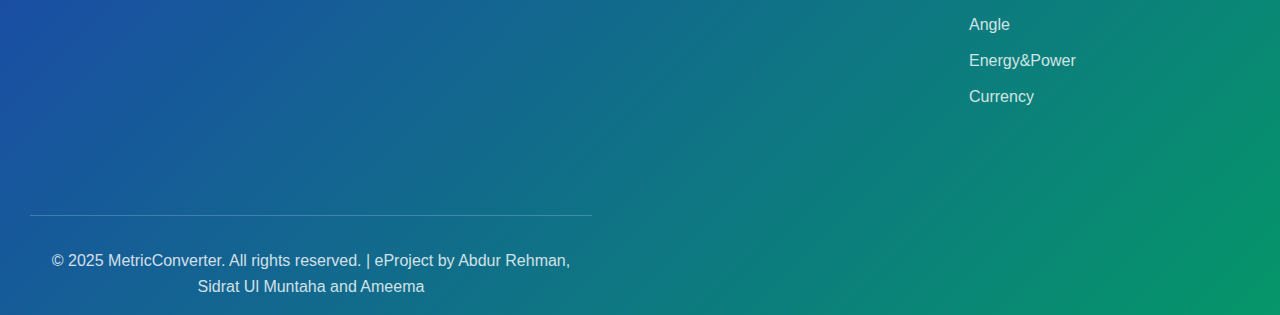
<file: mass.html>
<!DOCTYPE html>
<html lang="en">
<head>
    <meta charset="UTF-8">
    <meta name="viewport" content="width=device-width, initial-scale=1.0">
    <title>Mass Converter - MetricConverter</title>
    <link rel="stylesheet" href="style.css">
    <link rel="stylesheet" href="https://cdnjs.cloudflare.com/ajax/libs/font-awesome/6.0.0/css/all.min.css">
    <link rel="icon" type="image/x-icon" href="data:image/svg+xml,<svg xmlns='http://www.w3.org/2000/svg' viewBox='0 0 100 100'><text y='.9em' font-size='90'>⚖️</text></svg>">
    <style>
      

        /* Hero Section */
        .converter-hero {
            background: var(--gradient-primary);
            color: white;
            padding: 140px 20px 80px;
            text-align: center;
            position: relative;
            overflow: hidden;
        }

        .hero-bg-animation {
            position: absolute;
            top: 0;
            left: 0;
            width: 100%;
            height: 100%;
            overflow: hidden;
        }

        .floating-shape {
            position: absolute;
            background: rgba(255,255,255,0.1);
            border-radius: 50%;
            animation: float 6s ease-in-out infinite;
        }

        .shape-1 {
            width: 100px;
            height: 100px;
            top: 10%;
            left: 10%;
            animation-delay: 0s;
        }

        .shape-2 {
            width: 150px;
            height: 150px;
            top: 60%;
            right: 10%;
            animation-delay: 2s;
        }

        .shape-3 {
            width: 80px;
            height: 80px;
            bottom: 20%;
            left: 20%;
            animation-delay: 4s;
        }

        @keyframes float {
            0%, 100% { transform: translateY(0px) rotate(0deg); }
            50% { transform: translateY(-20px) rotate(180deg); }
        }

        .header-icon.animated-icon {
            font-size: 4rem;
            margin-bottom: 1rem;
            animation: bounce 2s ease-in-out infinite;
        }

        @keyframes bounce {
            0%, 100% { transform: translateY(0); }
            50% { transform: translateY(-10px); }
        }

        .animate-pop-in {
            animation: popIn 0.8s ease-out;
        }

        @keyframes popIn {
            0% { opacity: 0; transform: scale(0.8); }
            100% { opacity: 1; transform: scale(1); }
        }

        .unit-counter {
            margin-top: 2rem;
            padding: 1rem 2rem;
            background: rgba(255,255,255,0.2);
            border-radius: 50px;
            display: inline-flex;
            align-items: center;
            gap: 10px;
            backdrop-filter: blur(10px);
        }

        .counter-number {
            font-size: 2rem;
            font-weight: 800;
            color: var(--accent-color);
        }

        /* Glassmorphism Converter Card */
        .glassmorphism {
            background: rgba(255, 255, 255, 0.1);
            backdrop-filter: blur(20px);
            border: 1px solid rgba(255, 255, 255, 0.2);
            box-shadow: 0 8px 32px rgba(0,0,0,0.1);
        }

        .converter-card {
            margin-top: 20px;
            border-radius: 24px;
            padding: 2.5rem;
            margin-bottom: 3rem;
            position: relative;
            overflow: visible;
            background: var(--card-bg);
            box-shadow: var(--shadow);
        }

        .converter-card::before {
            content: '';
            position: absolute;
            top: 0;
            left: 0;
            right: 0;
            height: 4px;
            background: var(--gradient-primary);
        }

        .card-header {
            display: flex;
            justify-content: space-between;
            align-items: center;
            margin-bottom: 2rem;
        }

        .card-header h2 {
            color: var(--text-color);
            display: flex;
            align-items: center;
            gap: 10px;
        }

        .converter-actions {
            display: flex;
            gap: 10px;
        }

        .action-btn {
            background: var(--primary-color);
            color: white;
            border: none;
            width: 40px;
            height: 40px;
            border-radius: 50%;
            display: flex;
            align-items: center;
            justify-content: center;
            cursor: pointer;
            transition: all 0.3s ease;
        }

        .action-btn:hover {
            background: var(--secondary-color);
            transform: scale(1.1);
        }

        /* Fancy Input */
        .fancy-input {
            position: relative;
        }

        .fancy-input label {
            display: flex;
            align-items: center;
            gap: 8px;
            margin-bottom: 0.5rem;
            font-weight: 600;
            color: var(--text-color);
        }

        .input-with-actions {
            position: relative;
            display: flex;
            align-items: center;
        }

        .input-with-actions input {
            width: 100%;
            padding: 20px;
            border: 2px solid var(--border-color);
            border-radius: 16px;
            font-size: 1.3rem;
            font-weight: 600;
            background: var(--bg-color);
            color: var(--text-color);
            transition: all 0.3s ease;
            padding-right: 60px;
        }

        .input-with-actions input:focus {
            border-color: var(--primary-color);
            box-shadow: 0 0 0 4px rgba(37, 99, 235, 0.1);
            transform: translateY(-2px);
        }

        .clear-btn {
            position: absolute;
            right: 15px;
            background: none;
            border: none;
            color: var(--text-color);
            opacity: 0.5;
            cursor: pointer;
            padding: 5px;
            border-radius: 50%;
            transition: all 0.3s ease;
        }

        .clear-btn:hover {
            opacity: 1;
            background: rgba(0,0,0,0.1);
        }

        /* Beautiful Custom Dropdown */
        .units-selection {
            display: grid;
            grid-template-columns: 1fr auto 1fr;
            gap: 2rem;
            align-items: start;
            margin: 2rem 0;
        }

        .unit-selector {
            position: relative;
        }

        .selector-header {
            display: flex;
            align-items: center;
            gap: 8px;
            margin-bottom: 0.5rem;
            font-weight: 600;
            color: var(--text-color);
        }

        .custom-dropdown {
            position: relative;
        }

        .dropdown-selected {
            background: var(--bg-color);
            border: 2px solid var(--border-color);
            border-radius: 16px;
            padding: 18px 20px;
            cursor: pointer;
            display: flex;
            justify-content: space-between;
            align-items: center;
            transition: all 0.3s ease;
            min-height: 60px;
        }

        .dropdown-selected:hover {
            border-color: var(--primary-color);
            transform: translateY(-2px);
        }

        .selected-value {
            display: flex;
            align-items: center;
            gap: 10px;
            font-weight: 600;
        }

        .dropdown-arrow {
            transition: transform 0.3s ease;
        }

        .dropdown-options {
            position: absolute;
            top: 100%;
            left: 0;
            right: 0;
            background: var(--card-bg);
            border: 2px solid var(--border-color);
            border-radius: 16px;
            margin-top: 5px;
            box-shadow: var(--shadow-hover);
            z-index: 9999;
            display: none;
            overflow: hidden;
            max-height: 400px;
            overflow-y: auto;
        }

        .dropdown-options.active {
            display: block;
            animation: slideDown 0.3s ease;
        }

        @keyframes slideDown {
            from { opacity: 0; transform: translateY(-10px); }
            to { opacity: 1; transform: translateY(0); }
        }

        .search-box {
            position: relative;
            padding: 15px;
            border-bottom: 1px solid var(--border-color);
        }

        .search-box input {
            width: 100%;
            padding: 12px 40px 12px 15px;
            border: 1px solid var(--border-color);
            border-radius: 10px;
            background: var(--bg-color);
            color: var(--text-color);
        }

        .search-box i {
            position: absolute;
            right: 25px;
            top: 50%;
            transform: translateY(-50%);
            color: var(--text-color);
            opacity: 0.5;
        }

        .options-list {
            max-height: 350px;
            overflow-y: auto;
        }

        .unit-category {
            padding: 10px 15px;
            background: var(--primary-color);
            color: white;
            font-weight: 600;
            font-size: 0.9rem;
            display: flex;
            align-items: center;
            gap: 8px;
        }

        .unit-category i {
            font-size: 0.8rem;
        }

        .option {
            padding: 15px 20px;
            cursor: pointer;
            display: flex;
            align-items: center;
            gap: 12px;
            transition: all 0.3s ease;
            border-bottom: 1px solid var(--border-color);
        }

        .option:last-child {
            border-bottom: none;
        }

        .option:hover {
            background: var(--primary-color);
            color: white;
        }

        .option i {
            width: 20px;
            text-align: center;
        }

        .option span {
            flex: 1;
            font-weight: 500;
        }

        .option small {
            opacity: 0.7;
            font-size: 0.8rem;
        }

        /* Animated Arrow */
        .animated-arrow {
            display: flex;
            align-items: center;
            justify-content: center;
            padding-top: 2rem;
        }

        .animated-arrow i {
            font-size: 2.5rem;
            color: var(--primary-color);
            background: var(--bg-color);
            padding: 20px;
            border-radius: 50%;
            border: 2px solid var(--border-color);
            animation: pulse 2s ease-in-out infinite;
        }

        @keyframes pulse {
            0%, 100% { transform: scale(1); }
            50% { transform: scale(1.1); }
        }

        /* Shiny Convert Button */
        .convert-btn-main {
            background: var(--gradient-primary);
            color: white;
            border: none;
            padding: 20px 40px;
            border-radius: 16px;
            font-size: 1.2rem;
            font-weight: 600;
            cursor: pointer;
            display: flex;
            align-items: center;
            gap: 12px;
            margin: 2rem auto;
            transition: all 0.3s ease;
            position: relative;
            overflow: hidden;
        }

        .convert-btn-main:hover {
            transform: translateY(-3px);
            box-shadow: 0 10px 25px rgba(37, 99, 235, 0.3);
        }

        .btn-shine {
            position: absolute;
            top: 0;
            left: -100%;
            width: 100%;
            height: 100%;
            background: linear-gradient(90deg, transparent, rgba(255,255,255,0.3), transparent);
            transition: left 0.5s ease;
        }

        .convert-btn-main:hover .btn-shine {
            left: 100%;
        }

        /* Animated Result Section */
        .result-section {
            background: var(--bg-color);
            border-radius: 16px;
            padding: 2rem;
            margin-top: 2rem;
            border: 2px solid var(--border-color);
            min-height: 120px;
            display: flex;
            align-items: center;
            justify-content: center;
            transition: all 0.3s ease;
        }

        .result-placeholder {
            text-align: center;
            color: var(--text-color);
            opacity: 0.7;
        }

        .result-placeholder i {
            font-size: 2rem;
            margin-bottom: 1rem;
            display: block;
            color: var(--primary-color);
        }

        .animated-pulse {
            animation: gentlePulse 2s ease-in-out infinite;
        }

        @keyframes gentlePulse {
            0%, 100% { opacity: 0.7; }
            50% { opacity: 1; }
        }

        .success-result {
            width: 100%;
            text-align: center;
        }

        .result-animation {
            font-size: 3rem;
            color: var(--accent-color);
            margin-bottom: 1rem;
            animation: bounce 1s ease-in-out;
        }

        .result-value {
            font-size: 1.5rem;
            font-weight: 700;
            color: var(--primary-color);
            margin-bottom: 1.5rem;
        }

        .result-details {
            background: rgba(37, 99, 235, 0.1);
            padding: 1.5rem;
            border-radius: 12px;
            text-align: left;
        }

        .result-details p {
            margin-bottom: 0.5rem;
        }

        .error-message {
            color: #ff4444;
            text-align: center;
            padding: 2rem;
        }

        .error-message i {
            font-size: 3rem;
            margin-bottom: 1rem;
            display: block;
        }

        /* Footer */
        .footer {
            background: var(--gradient-secondary);
            color: white;
            padding: 3rem 0 1rem;
            margin-top: 4rem;
        }

        .footer-content {
            display: grid;
            grid-template-columns: 2fr 1fr 1fr;
            gap: 3rem;
            max-width: 1400px;
            margin: 0 auto;
            padding: 0 30px;
        }

        .footer-section h4 {
            margin-bottom: 1.5rem;
            font-size: 1.3rem;
            display: flex;
            align-items: center;
            gap: 10px;
        }

        .footer-section p {
            opacity: 0.9;
            line-height: 1.6;
        }

        .footer-section a {
            color: white;
            text-decoration: none;
            display: block;
            margin-bottom: 10px;
            opacity: 0.8;
            transition: all 0.3s ease;
        }

        .footer-section a:hover {
            opacity: 1;
            transform: translateX(5px);
        }

        .footer-bottom {
            text-align: center;
            margin-top: 3rem;
            padding-top: 2rem;
            border-top: 1px solid rgba(255,255,255,0.2);
        }

        .footer-bottom p {
            opacity: 0.8;
            font-size: 1rem;
        }

        /* Responsive Design */
        @media (max-width: 768px) {
            .units-selection {
                grid-template-columns: 1fr;
                gap: 1rem;
            }
            
            .animated-arrow {
                transform: rotate(90deg);
                padding: 1rem 0;
            }
            
            .unit-counter {
                flex-direction: column;
                gap: 5px;
            }
        }
        @media (max-width: 768px) {


/* Navbar */
.navbar .nav-menu {
display: none;
}
.mobile-menu-btn {
display: block;
}


/* Converter Card */
.converter-card {
padding: 1.5rem;
}


.units-selection {
grid-template-columns: 1fr !important;
gap: 1rem;
}


.animated-arrow {
transform: rotate(90deg);
margin: 1rem 0;
}


.dropdown-selected {
min-height: 55px;
padding: 14px 18px;
}


.input-with-actions input {
font-size: 1.1rem;
padding: 16px;
}


/* Result Section */
.result-value {
font-size: 1.2rem;
}


.result-details {
font-size: 0.9rem;
}


/* Footer */
.footer-content {
grid-template-columns: 1fr;
text-align: center;
}
}


/* ===== SMALL MOBILES (max-width: 480px) ===== */
@media (max-width: 480px) {


.converter-hero {
padding: 100px 20px 60px;
}


h1 {
font-size: 1.8rem !important;
}


.converter-card {
padding: 1rem;
}


.convert-btn-main {
padding: 15px 25px;
font-size: 1rem;
}


.dropdown-selected {
font-size: 0.9rem;
}


.result-animation {
font-size: 2.2rem;
}


}
 </style>
</head>
<body>
    <!-- Top Navigation Bar -->
    <nav class="navbar">
        <div class="nav-container">
            <div class="nav-logo">
                <i class="fas fa-ruler-combined"></i>
                <span>MetricConverter</span>
            </div>
            <div class="nav-menu">
                <a href="index.html" class="nav-link">
                    <a href="index.html"><i class="fas fa-ruler-combined"></i></a>
                    <span>Home</span>
                </a>
                <div class="dropdown">
                    <a href="#" class="nav-link active">
                        <i class="fas fa-calculator"></i>
                        <span>Converters</span>
                        <i class="fas fa-chevron-down"></i>
                    </a>
                   <div class="dropdown-content">
                     <a href="length.html"><i class="fas fa-ruler-horizontal"></i> Length</a>
                     <a href="area.html"><i class="fas fa-border-all"></i> Area</a>
                     <a href="volume.html"><i class="fas fa-flask"></i> Volume</a>
                     <a href="mass.html"><i class="fas fa-weight-hanging"></i> Mass</a>
                     <a href="temperature.html"><i class="fas fa-thermometer-half"></i> Temperature</a>
                     <a href="time.html"><i class="fas fa-clock"></i> Time</a>
                     <a href="angle.html"><i class="fas fa-shapes"></i> Angle</a>
                     <a href="energy-and-power.html"><i class="fas fa-bolt"></i> Energy and Power</a>
                     <a href="currency.html"><i class="fas fa-money-bill-wave"></i> Currency</a>
                   </div>
            </div>

                <a href="charts.html" class="nav-link">
                    <i class="fas fa-chart-bar"></i>
                    <span>Charts</span>
                </a>
                <a href="history.html" class="nav-link">
                    <i class="fas fa-history"></i>
                    <span>History</span>
                </a>
                <a href="articles.html" class="nav-link">
                    <i class="fas fa-newspaper"></i>
                    <span>Articles</span>
                </a>
                <a href="faq.html" class="nav-link">
                    <i class="fas fa-question-circle"></i>
                    <span>FAQ</span>
                </a>
            </div>
            <div class="nav-actions">
                <button id="darkModeToggle" class="dark-mode-btn">
                    <i class="fas fa-moon"></i>
                </button>
                <button class="mobile-menu-btn">
                    <i class="fas fa-bars"></i>
                </button>
            </div>
        </div>
    </nav>

    <!-- Mobile Menu  -->
<div class="mobile-menu">
    <div class="mobile-nav-links">
        <a href="index.html" class="mobile-nav-link">
            <i class="fas fa-home"></i>
            <span>Home</span>
        </a>
        
        <!-- Mobile Dropdown for Converters -->
        <div class="mobile-dropdown">
            <button class="mobile-dropdown-toggle">
                <div class="toggle-content">
                    <i class="fas fa-calculator"></i>
                    <span>Converters</span>
                </div>
                <i class="fas fa-chevron-down"></i>
            </button>
            <div class="mobile-dropdown-content">
                <a href="length.html" class="mobile-nav-link">
                    <i class="fas fa-ruler-horizontal"></i>
                    <span>Length</span>
                </a>
                <a href="area.html" class="mobile-nav-link">
                    <i class="fas fa-border-all"></i>
                    <span>Area</span>
                </a>
                <a href="volume.html" class="mobile-nav-link">
                    <i class="fas fa-flask"></i>
                    <span>Volume</span>
                </a>
                <a href="mass.html" class="mobile-nav-link active">
                    <i class="fas fa-weight-hanging"></i>
                    <span>Mass</span>
                </a>
                <a href="temperature.html" class="mobile-nav-link">
                    <i class="fas fa-thermometer-half"></i>
                    <span>Temperature</span>
                </a>
                <a href="time.html" class="mobile-nav-link">
                    <i class="fas fa-clock"></i>
                    <span>Time</span>
                </a>
                <a href="angle.html" class="mobile-nav-link">
                    <i class="fas fa-shapes"></i>
                    <span>Angle</span>
                </a>
                <a href="energy-and-power.html" class="mobile-nav-link">
                    <i class="fas fa-bolt"></i>
                    <span>Energy and Power</span>
                </a>
                <a href="currency.html" class="mobile-nav-link">
                    <i class="fas fa-money-bill-wave"></i>
                    <span>Currency</span>
                </a>
            </div>
        </div>

        <a href="charts.html" class="mobile-nav-link">
            <i class="fas fa-chart-bar"></i>
            <span>Charts</span>
        </a>
        <a href="history.html" class="mobile-nav-link">
            <i class="fas fa-history"></i>
            <span>History</span>
        </a>
        <a href="articles.html" class="mobile-nav-link">
            <i class="fas fa-newspaper"></i>
            <span>Articles</span>
        </a>
        <a href="faq.html" class="mobile-nav-link">
            <i class="fas fa-question-circle"></i>
            <span>FAQ</span>
        </a>
    </div>
</div>


    <!-- Animated Hero Section -->
    <section class="converter-hero">
        <div class="hero-bg-animation">
            <div class="floating-shape shape-1"></div>
            <div class="floating-shape shape-2"></div>
            <div class="floating-shape shape-3"></div>
        </div>
        <div class="container">
            <div class="converter-header">
                <div class="header-icon animated-icon">
                    <i class="fas fa-weight-hanging"></i>
                </div>
                <h1 class="animate-pop-in">Mass Converter</h1>
                <p class="animate-pop-in">Convert between metric and imperial mass units with precision</p>
                <div class="unit-counter">
                    <span class="counter-number">15+</span>
                    <span>Units Supported</span>
                </div>
            </div>
        </div>
    </section>

    <!-- Main Converter Section -->
    <section class="converter-section">
        <div class="container">
            <!-- Interactive Converter Card -->
            <div class="converter-card">
                <div class="card-header">
                    <h2><i class="fas fa-exchange-alt"></i> Convert Mass</h2>
                    <div class="converter-actions">
                        <button class="action-btn" id="swapBtn" title="Swap Units">
                            <i class="fas fa-random"></i>
                        </button>
                        <button class="action-btn" id="resetBtn" title="Reset">
                            <i class="fas fa-redo"></i>
                        </button>
                    </div>
                </div>

                <div class="converter-body">
                    <!-- Input Section -->
                    <div class="input-section">
                        <div class="input-group fancy-input">
                            <label for="massValue">
                                <i class="fas fa-pencil-alt"></i>
                                Enter Value
                            </label>
                            <div class="input-with-actions">
                                <input type="number" id="massValue" placeholder="0.00" step="any" autofocus>
                                <button class="clear-btn" id="clearBtn">
                                    <i class="fas fa-times"></i>
                                </button>
                            </div>
                        </div>
                    </div>

                    <!-- Units Selection with Beautiful Dropdowns -->
                    <div class="units-selection">
                        <div class="unit-selector">
                            <div class="selector-header">
                                <i class="fas fa-arrow-down"></i>
                                <span>From Unit</span>
                            </div>
                            <div class="custom-dropdown">
                                <div class="dropdown-selected" id="fromDropdownSelected">
                                    <span class="selected-value">
                                        <i class="fas fa-weight-hanging"></i>
                                        Kilograms
                                    </span>
                                    <i class="fas fa-chevron-down dropdown-arrow"></i>
                                </div>
                                <div class="dropdown-options" id="fromDropdown">
                                    <div class="search-box">
                                        <input type="text" placeholder="Search units..." id="fromSearch">
                                        <i class="fas fa-search"></i>
                                    </div>
                                    <div class="options-list">
                                        <div class="unit-category">
                                            <i class="fas fa-balance-scale"></i>
                                            Metric Units
                                        </div>
                                        <div class="option" data-value="micrograms">
                                            <i class="fas fa-dot-circle"></i>
                                            <span>Micrograms</span>
                                            <small>μg</small>
                                        </div>
                                        <div class="option" data-value="milligrams">
                                            <i class="fas fa-circle"></i>
                                            <span>Milligrams</span>
                                            <small>mg</small>
                                        </div>
                                        <div class="option" data-value="grams">
                                            <i class="fas fa-weight-hanging"></i>
                                            <span>Grams</span>
                                            <small>g</small>
                                        </div>
                                        <div class="option" data-value="kilograms">
                                            <i class="fas fa-weight-hanging"></i>
                                            <span>Kilograms</span>
                                            <small>kg</small>
                                        </div>
                                        <div class="option" data-value="metricTons">
                                            <i class="fas fa-truck"></i>
                                            <span>Metric Tons</span>
                                            <small>t</small>
                                        </div>
                                        
                                        <div class="unit-category">
                                            <i class="fas fa-weight"></i>
                                            Imperial Units
                                        </div>
                                        <div class="option" data-value="ounces">
                                            <i class="fas fa-balance-scale-left"></i>
                                            <span>Ounces</span>
                                            <small>oz</small>
                                        </div>
                                        <div class="option" data-value="pounds">
                                            <i class="fas fa-weight"></i>
                                            <span>Pounds</span>
                                            <small>lb</small>
                                        </div>
                                        <div class="option" data-value="stones">
                                            <i class="fas fa-mountain"></i>
                                            <span>Stones</span>
                                            <small>st</small>
                                        </div>
                                        <div class="option" data-value="usTons">
                                            <i class="fas fa-truck-loading"></i>
                                            <span>US Tons</span>
                                            <small>ton</small>
                                        </div>
                                        <div class="option" data-value="imperialTons">
                                            <i class="fas fa-truck-moving"></i>
                                            <span>Imperial Tons</span>
                                            <small>long ton</small>
                                        </div>
                                        
                                        <div class="unit-category">
                                            <i class="fas fa-globe-americas"></i>
                                            Special Units
                                        </div>
                                        <div class="option" data-value="carats">
                                            <i class="fas fa-gem"></i>
                                            <span>Carats</span>
                                            <small>ct</small>
                                        </div>
                                        <div class="option" data-value="grains">
                                            <i class="fas fa-seedling"></i>
                                            <span>Grains</span>
                                            <small>gr</small>
                                        </div>
                                        <div class="option" data-value="pennyweights">
                                            <i class="fas fa-coins"></i>
                                            <span>Pennyweights</span>
                                            <small>dwt</small>
                                        </div>
                                        <div class="option" data-value="troyOunces">
                                            <i class="fas fa-crown"></i>
                                            <span>Troy Ounces</span>
                                            <small>oz t</small>
                                        </div>
                                    </div>
                                </div>
                            </div>
                        </div>

                        <div class="convert-arrow animated-arrow">
                            <i class="fas fa-arrow-right"></i>
                        </div>

                        <div class="unit-selector">
                            <div class="selector-header">
                                <i class="fas fa-arrow-up"></i>
                                <span>To Unit</span>
                            </div>
                            <div class="custom-dropdown">
                                <div class="dropdown-selected" id="toDropdownSelected">
                                    <span class="selected-value">
                                        <i class="fas fa-weight"></i>
                                        Pounds
                                    </span>
                                    <i class="fas fa-chevron-down dropdown-arrow"></i>
                                </div>
                                <div class="dropdown-options" id="toDropdown">
                                    <div class="search-box">
                                        <input type="text" placeholder="Search units..." id="toSearch">
                                        <i class="fas fa-search"></i>
                                    </div>
                                    <div class="options-list">
                                        <div class="unit-category">
                                            <i class="fas fa-weight"></i>
                                            Imperial Units
                                        </div>
                                        <div class="option" data-value="ounces">
                                            <i class="fas fa-balance-scale-left"></i>
                                            <span>Ounces</span>
                                            <small>oz</small>
                                        </div>
                                        <div class="option" data-value="pounds">
                                            <i class="fas fa-weight"></i>
                                            <span>Pounds</span>
                                            <small>lb</small>
                                        </div>
                                        <div class="option" data-value="stones">
                                            <i class="fas fa-mountain"></i>
                                            <span>Stones</span>
                                            <small>st</small>
                                        </div>
                                        <div class="option" data-value="usTons">
                                            <i class="fas fa-truck-loading"></i>
                                            <span>US Tons</span>
                                            <small>ton</small>
                                        </div>
                                        <div class="option" data-value="imperialTons">
                                            <i class="fas fa-truck-moving"></i>
                                            <span>Imperial Tons</span>
                                            <small>long ton</small>
                                        </div>
                                        
                                        <div class="unit-category">
                                            <i class="fas fa-balance-scale"></i>
                                            Metric Units
                                        </div>
                                        <div class="option" data-value="micrograms">
                                            <i class="fas fa-dot-circle"></i>
                                            <span>Micrograms</span>
                                            <small>μg</small>
                                        </div>
                                        <div class="option" data-value="milligrams">
                                            <i class="fas fa-circle"></i>
                                            <span>Milligrams</span>
                                            <small>mg</small>
                                        </div>
                                        <div class="option" data-value="grams">
                                            <i class="fas fa-weight-hanging"></i>
                                            <span>Grams</span>
                                            <small>g</small>
                                        </div>
                                        <div class="option" data-value="kilograms">
                                            <i class="fas fa-weight-hanging"></i>
                                            <span>Kilograms</span>
                                            <small>kg</small>
                                        </div>
                                        <div class="option" data-value="metricTons">
                                            <i class="fas fa-truck"></i>
                                            <span>Metric Tons</span>
                                            <small>t</small>
                                        </div>
                                        
                                        <div class="unit-category">
                                            <i class="fas fa-globe-americas"></i>
                                            Special Units
                                        </div>
                                        <div class="option" data-value="carats">
                                            <i class="fas fa-gem"></i>
                                            <span>Carats</span>
                                            <small>ct</small>
                                        </div>
                                        <div class="option" data-value="grains">
                                            <i class="fas fa-seedling"></i>
                                            <span>Grains</span>
                                            <small>gr</small>
                                        </div>
                                        <div class="option" data-value="pennyweights">
                                            <i class="fas fa-coins"></i>
                                            <span>Pennyweights</span>
                                            <small>dwt</small>
                                        </div>
                                        <div class="option" data-value="troyOunces">
                                            <i class="fas fa-crown"></i>
                                            <span>Troy Ounces</span>
                                            <small>oz t</small>
                                        </div>
                                    </div>
                                </div>
                            </div>
                        </div>
                    </div>

                    <!-- Convert Button -->
                    <button class="convert-btn-main" id="convertBtn">
                        <i class="fas fa-bolt"></i>
                        Convert Now
                        <div class="btn-shine"></div>
                    </button>
                </div>

                <!-- Result Display -->
                <div class="result-section" id="resultSection">
                    <div class="result-placeholder animated-pulse">
                        <i class="fas fa-calculator"></i>
                        <p>Enter values to see magic happen!</p>
                    </div>
                </div>
            </div>
        </div>
    </section>

 <!-- Footer -->
    <footer class="footer">
        <div class="container">
            <div class="footer-content">
                <div class="footer-section">
                    <h4><i class="fas fa-ruler-combined"></i> MetricConverter</h4>
                    <p>Your trusted companion for all unit conversion needs. Fast, accurate, and easy to use.</p>
                </div>
                <div class="footer-section">
                    <h4>Quick Links</h4>
                    <a href="index.html">Home</a>
                    <a href="charts.html">Charts</a>
                    <a href="history.html">History</a>
                    <a href="articles.html">Article</a>
                    <a href="faq.html">Help & FAQ</a>
                </div>
                <div class="footer-section">
                    <h4>Converters</h4>
                    <a href="length.html">Length</a>
                    <a href="area.html">Area</a>
                    <a href="volume.html">Volume</a>
                    <a href="mass.html">Mass</a>
                    <a href="temperature.html">Temperature</a>
                    <a href="time.html">Time</a>
                    <a href="angle.html">Angle</a>
                    <a href="energy-and-power.html">Energy&Power</a>
                    <a href="currency.html">Currency</a>
                </div>
                <div class="footer-bottom">
                <p>&copy; 2025 MetricConverter. All rights reserved. | eProject by Abdur Rehman, Sidrat Ul Muntaha and Ameema</p>
            </div>
        </div>
    </footer>

    <script src="script.js"></script>

    <script>
        // Global variables
        let fromUnit = 'kilograms';
        let toUnit = 'pounds';

        // DOM Elements
        const fromDropdownSelected = document.getElementById('fromDropdownSelected');
        const toDropdownSelected = document.getElementById('toDropdownSelected');
        const fromDropdown = document.getElementById('fromDropdown');
        const toDropdown = document.getElementById('toDropdown');
        const fromSearch = document.getElementById('fromSearch');
        const toSearch = document.getElementById('toSearch');
        const massValue = document.getElementById('massValue');
        const resultSection = document.getElementById('resultSection');
        const convertBtn = document.getElementById('convertBtn');
        const swapBtn = document.getElementById('swapBtn');
        const resetBtn = document.getElementById('resetBtn');
        const clearBtn = document.getElementById('clearBtn');

        // Initialize the converter
        document.addEventListener('DOMContentLoaded', function() {
            // Set up event listeners
            setupEventListeners();
            
            // Auto-convert on page load if there's a value
            if (massValue.value && massValue.value !== '0') {
                convertMass();
            }
        });

        // Set up all event listeners
        function setupEventListeners() {
            // Dropdown toggle
            fromDropdownSelected.addEventListener('click', () => toggleDropdown(fromDropdown));
            toDropdownSelected.addEventListener('click', () => toggleDropdown(toDropdown));
            
            // Search functionality
            fromSearch.addEventListener('input', () => filterOptions(fromSearch, fromDropdown));
            toSearch.addEventListener('input', () => filterOptions(toSearch, toDropdown));
            
            // Unit selection
            document.querySelectorAll('#fromDropdown .option').forEach(option => {
                option.addEventListener('click', () => selectUnit(option, 'from'));
            });
            
            document.querySelectorAll('#toDropdown .option').forEach(option => {
                option.addEventListener('click', () => selectUnit(option, 'to'));
            });
            
            // Convert button
            convertBtn.addEventListener('click', convertMass);
            
            // Swap units
            swapBtn.addEventListener('click', swapUnits);
            
            // Reset converter
            resetBtn.addEventListener('click', resetConverter);
            
            // Clear input
            clearBtn.addEventListener('click', clearInput);
            
            // Auto-convert on input change
            massValue.addEventListener('input', function() {
                if (this.value && this.value !== '0') {
                    convertMass();
                } else {
                    showPlaceholder();
                }
            });
            
            // Close dropdowns when clicking outside
            document.addEventListener('click', function(event) {
                if (!fromDropdownSelected.contains(event.target) && !fromDropdown.contains(event.target)) {
                    fromDropdown.classList.remove('active');
                }
                if (!toDropdownSelected.contains(event.target) && !toDropdown.contains(event.target)) {
                    toDropdown.classList.remove('active');
                }
            });
        }

        // Toggle dropdown visibility
        function toggleDropdown(dropdown) {
            // Close all other dropdowns
            document.querySelectorAll('.dropdown-options').forEach(d => {
                if (d !== dropdown) d.classList.remove('active');
            });
            
            // Toggle current dropdown
            dropdown.classList.toggle('active');
            
            // Update arrow rotation
            const arrow = dropdown.parentElement.querySelector('.dropdown-arrow');
            if (dropdown.classList.contains('active')) {
                arrow.style.transform = 'rotate(180deg)';
            } else {
                arrow.style.transform = 'rotate(0deg)';
            }
        }

        // Filter dropdown options based on search
        function filterOptions(searchInput, dropdown) {
            const searchTerm = searchInput.value.toLowerCase();
            const options = dropdown.querySelectorAll('.option');
            
            options.forEach(option => {
                const text = option.querySelector('span').textContent.toLowerCase();
                if (text.includes(searchTerm)) {
                    option.style.display = 'flex';
                } else {
                    option.style.display = 'none';
                }
            });
        }

        // Select a unit from dropdown
        function selectUnit(option, type) {
            const value = option.getAttribute('data-value');
            const text = option.querySelector('span').textContent;
            const icon = option.querySelector('i').className;
            
            if (type === 'from') {
                fromUnit = value;
                fromDropdownSelected.querySelector('.selected-value').innerHTML = `<i class="${icon}"></i> ${text}`;
                fromDropdown.classList.remove('active');
                fromDropdownSelected.querySelector('.dropdown-arrow').style.transform = 'rotate(0deg)';
            } else {
                toUnit = value;
                toDropdownSelected.querySelector('.selected-value').innerHTML = `<i class="${icon}"></i> ${text}`;
                toDropdown.classList.remove('active');
                toDropdownSelected.querySelector('.dropdown-arrow').style.transform = 'rotate(0deg)';
            }
            
            // Auto-convert if there's a value
            if (massValue.value && massValue.value !== '0') {
                convertMass();
            }
        }

        // Swap the from and to units
        function swapUnits() {
            // Swap unit values
            [fromUnit, toUnit] = [toUnit, fromUnit];
            
            // Swap displayed values
            const fromDisplay = fromDropdownSelected.querySelector('.selected-value').innerHTML;
            const toDisplay = toDropdownSelected.querySelector('.selected-value').innerHTML;
            
            fromDropdownSelected.querySelector('.selected-value').innerHTML = toDisplay;
            toDropdownSelected.querySelector('.selected-value').innerHTML = fromDisplay;
            
            // Auto-convert if there's a value
            if (massValue.value && massValue.value !== '0') {
                convertMass();
            }
        }

        // Reset the converter
        function resetConverter() {
            massValue.value = '';
            showPlaceholder();
        }

        // Clear the input field
        function clearInput() {
            massValue.value = '';
            massValue.focus();
            showPlaceholder();
        }

        // Show placeholder result
        function showPlaceholder() {
            resultSection.innerHTML = `
                <div class="result-placeholder animated-pulse">
                    <i class="fas fa-calculator"></i>
                    <p>Enter values to see magic happen!</p>
                </div>
            `;
        }

        // Show error message
        function showError(message) {
            resultSection.innerHTML = `
                <div class="error-message">
                    <i class="fas fa-exclamation-triangle"></i>
                    <p>${message}</p>
                </div>
            `;
        }

        // Show success result
        function showResult(value, result) {
            // Get unit names
            const fromUnitName = fromDropdownSelected.querySelector('span').textContent.trim();
            const toUnitName = toDropdownSelected.querySelector('span').textContent.trim();
            
            resultSection.innerHTML = `
                <div class="success-result">
                    <div class="result-animation">
                        <i class="fas fa-check-circle"></i>
                    </div>
                    <div class="result-value">${result} ${toUnitName}</div>
                    <div class="result-details">
                        <p><strong>${value}</strong> ${fromUnitName} = <strong>${result}</strong> ${toUnitName}</p>
                        <p>Conversion: ${fromUnitName} → ${toUnitName}</p>
                    </div>
                </div>
            `;
        }

        // Convert mass units
        function convertMass() {
            const value = parseFloat(massValue.value);
            
            // Validate input
            if (isNaN(value)) {
                showError("Please enter a valid number");
                return;
            }
            
            if (value < 0) {
                showError("Mass cannot be negative");
                return;
            }
            
            // Convert to kilograms first (base unit)
            let valueInKilograms = 0;
            
            // Convert from unit to kilograms
            switch(fromUnit) {
                // Metric units
                case 'micrograms':
                    valueInKilograms = value * 0.000000001;
                    break;
                case 'milligrams':
                    valueInKilograms = value * 0.000001;
                    break;
                case 'grams':
                    valueInKilograms = value * 0.001;
                    break;
                case 'kilograms':
                    valueInKilograms = value;
                    break;
                case 'metricTons':
                    valueInKilograms = value * 1000;
                    break;
                    
                // Imperial units
                case 'ounces':
                    valueInKilograms = value * 0.0283495;
                    break;
                case 'pounds':
                    valueInKilograms = value * 0.453592;
                    break;
                case 'stones':
                    valueInKilograms = value * 6.35029;
                    break;
                case 'usTons':
                    valueInKilograms = value * 907.185;
                    break;
                case 'imperialTons':
                    valueInKilograms = value * 1016.05;
                    break;
                    
                // Special units
                case 'carats':
                    valueInKilograms = value * 0.0002;
                    break;
                case 'grains':
                    valueInKilograms = value * 0.0000647989;
                    break;
                case 'pennyweights':
                    valueInKilograms = value * 0.00155517;
                    break;
                case 'troyOunces':
                    valueInKilograms = value * 0.0311035;
                    break;
                    
                default:
                    valueInKilograms = value;
            }
            
            // Convert from kilograms to target unit
            let result = 0;
            
            switch(toUnit) {
                // Metric units
                case 'micrograms':
                    result = valueInKilograms / 0.000000001;
                    break;
                case 'milligrams':
                    result = valueInKilograms / 0.000001;
                    break;
                case 'grams':
                    result = valueInKilograms / 0.001;
                    break;
                case 'kilograms':
                    result = valueInKilograms;
                    break;
                case 'metricTons':
                    result = valueInKilograms / 1000;
                    break;
                    
                // Imperial units
                case 'ounces':
                    result = valueInKilograms / 0.0283495;
                    break;
                case 'pounds':
                    result = valueInKilograms / 0.453592;
                    break;
                case 'stones':
                    result = valueInKilograms / 6.35029;
                    break;
                case 'usTons':
                    result = valueInKilograms / 907.185;
                    break;
                case 'imperialTons':
                    result = valueInKilograms / 1016.05;
                    break;
                    
                // Special units
                case 'carats':
                    result = valueInKilograms / 0.0002;
                    break;
                case 'grains':
                    result = valueInKilograms / 0.0000647989;
                    break;
                case 'pennyweights':
                    result = valueInKilograms / 0.00155517;
                    break;
                case 'troyOunces':
                    result = valueInKilograms / 0.0311035;
                    break;
                    
                default:
                    result = valueInKilograms;
            }
            
            // Format the result
            const formattedResult = formatNumber(result);
            
            // Display the result
            showResult(value, formattedResult);
        }

        // Format number for display
        function formatNumber(num) {
            if (num === 0) return '0';
            
            // For very small numbers, use scientific notation
            if (Math.abs(num) < 0.000001) {
                return num.toExponential(6);
            }
            
            // For very large numbers, use scientific notation
            if (Math.abs(num) > 1000000000) {
                return num.toExponential(6);
            }
            
            // Determine the number of decimal places based on the value
            let decimalPlaces = 6;
            if (Math.abs(num) < 0.01) {
                decimalPlaces = 10;
            } else if (Math.abs(num) < 1) {
                decimalPlaces = 8;
            } else if (Math.abs(num) < 100) {
                decimalPlaces = 6;
            } else if (Math.abs(num) < 10000) {
                decimalPlaces = 4;
            } else {
                decimalPlaces = 2;
            }
            
            // Format the number with the appropriate decimal places
            return parseFloat(num.toFixed(decimalPlaces)).toString();
        }
       </script>
</body>
</html>
</file>
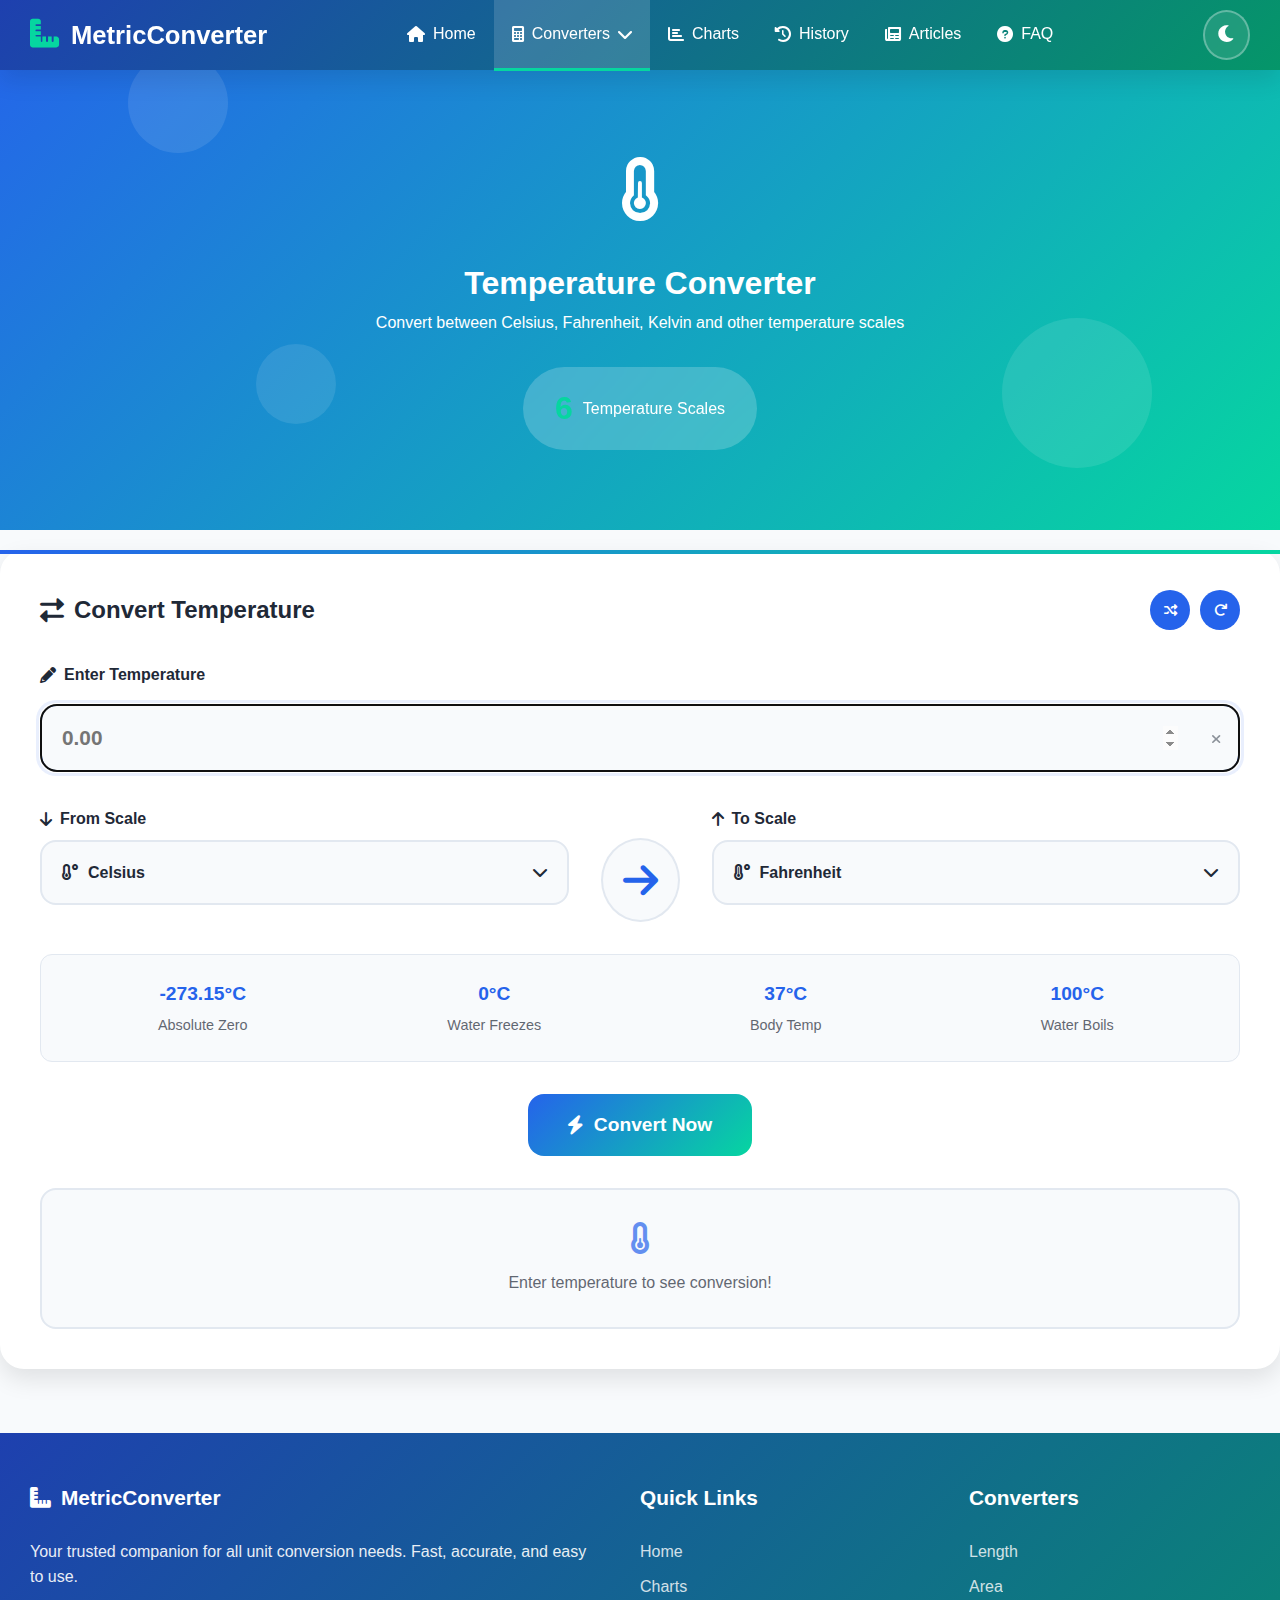
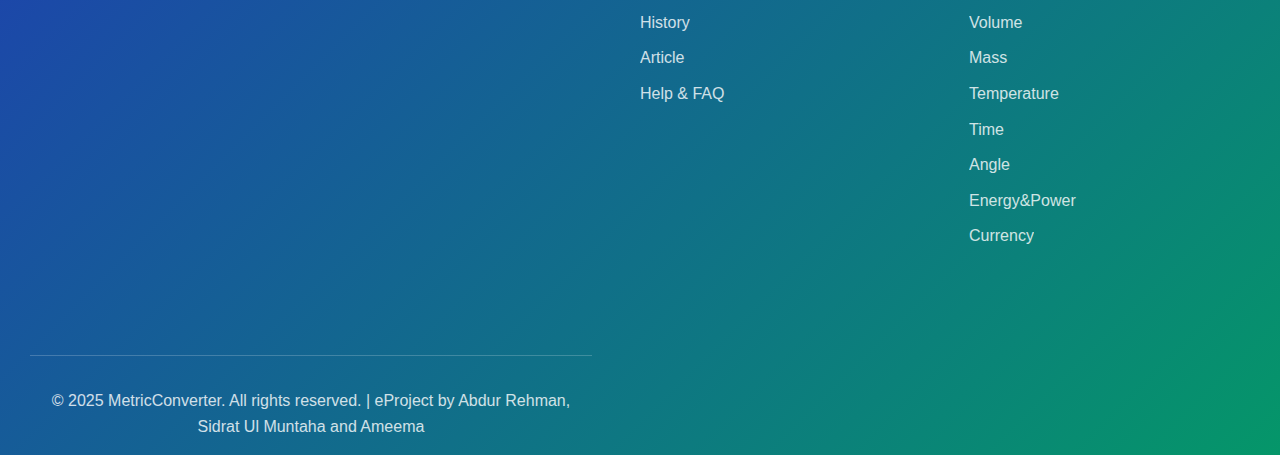
<file: temperature.html>
<!DOCTYPE html>
<html lang="en">
<head>
    <meta charset="UTF-8">
    <meta name="viewport" content="width=device-width, initial-scale=1.0">
    <title>Temperature Converter - MetricConverter</title>
    <link rel="stylesheet" href="style.css">
    <link rel="stylesheet" href="https://cdnjs.cloudflare.com/ajax/libs/font-awesome/6.0.0/css/all.min.css">
    <link rel="icon" type="image/x-icon" href="data:image/svg+xml,<svg xmlns='http://www.w3.org/2000/svg' viewBox='0 0 100 100'><text y='.9em' font-size='90'>🌡️</text></svg>">
    <style>
       

        /* Hero Section */
        .converter-hero {
            background: var(--gradient-primary);
            color: white;
            padding: 140px 20px 80px;
            text-align: center;
            position: relative;
            overflow: hidden;
        }

        .hero-bg-animation {
            position: absolute;
            top: 0;
            left: 0;
            width: 100%;
            height: 100%;
            overflow: hidden;
        }

        .floating-shape {
            position: absolute;
            background: rgba(255,255,255,0.1);
            border-radius: 50%;
            animation: float 6s ease-in-out infinite;
        }

        .shape-1 {
            width: 100px;
            height: 100px;
            top: 10%;
            left: 10%;
            animation-delay: 0s;
        }

        .shape-2 {
            width: 150px;
            height: 150px;
            top: 60%;
            right: 10%;
            animation-delay: 2s;
        }

        .shape-3 {
            width: 80px;
            height: 80px;
            bottom: 20%;
            left: 20%;
            animation-delay: 4s;
        }

        @keyframes float {
            0%, 100% { transform: translateY(0px) rotate(0deg); }
            50% { transform: translateY(-20px) rotate(180deg); }
        }

        .header-icon.animated-icon {
            font-size: 4rem;
            margin-bottom: 1rem;
            animation: bounce 2s ease-in-out infinite;
        }

        @keyframes bounce {
            0%, 100% { transform: translateY(0); }
            50% { transform: translateY(-10px); }
        }

        .animate-pop-in {
            animation: popIn 0.8s ease-out;
        }

        @keyframes popIn {
            0% { opacity: 0; transform: scale(0.8); }
            100% { opacity: 1; transform: scale(1); }
        }

        .unit-counter {
            margin-top: 2rem;
            padding: 1rem 2rem;
            background: rgba(255,255,255,0.2);
            border-radius: 50px;
            display: inline-flex;
            align-items: center;
            gap: 10px;
            backdrop-filter: blur(10px);
        }

        .counter-number {
            font-size: 2rem;
            font-weight: 800;
            color: var(--accent-color);
        }

        /* Glassmorphism Converter Card */
        .glassmorphism {
            background: rgba(255, 255, 255, 0.1);
            backdrop-filter: blur(20px);
            border: 1px solid rgba(255, 255, 255, 0.2);
            box-shadow: 0 8px 32px rgba(0,0,0,0.1);
        }

        .converter-card {
            margin-top: 20px;
            border-radius: 24px;
            padding: 2.5rem;
            margin-bottom: 3rem;
            position: relative;
            overflow: visible;
            background: var(--card-bg);
            box-shadow: var(--shadow);
        }

        .converter-card::before {
            content: '';
            position: absolute;
            top: 0;
            left: 0;
            right: 0;
            height: 4px;
            background: var(--gradient-primary);
        }

        .card-header {
            display: flex;
            justify-content: space-between;
            align-items: center;
            margin-bottom: 2rem;
        }

        .card-header h2 {
            color: var(--text-color);
            display: flex;
            align-items: center;
            gap: 10px;
        }

        .converter-actions {
            display: flex;
            gap: 10px;
        }

        .action-btn {
            background: var(--primary-color);
            color: white;
            border: none;
            width: 40px;
            height: 40px;
            border-radius: 50%;
            display: flex;
            align-items: center;
            justify-content: center;
            cursor: pointer;
            transition: all 0.3s ease;
        }

        .action-btn:hover {
            background: var(--secondary-color);
            transform: scale(1.1);
        }

        /* Fancy Input */
        .fancy-input {
            position: relative;
        }

        .fancy-input label {
            display: flex;
            align-items: center;
            gap: 8px;
            margin-bottom: 0.5rem;
            font-weight: 600;
            color: var(--text-color);
        }

        .input-with-actions {
            position: relative;
            display: flex;
            align-items: center;
        }

        .input-with-actions input {
            width: 100%;
            padding: 20px;
            border: 2px solid var(--border-color);
            border-radius: 16px;
            font-size: 1.3rem;
            font-weight: 600;
            background: var(--bg-color);
            color: var(--text-color);
            transition: all 0.3s ease;
            padding-right: 60px;
        }

        .input-with-actions input:focus {
            border-color: var(--primary-color);
            box-shadow: 0 0 0 4px rgba(37, 99, 235, 0.1);
            transform: translateY(-2px);
        }

        .clear-btn {
            position: absolute;
            right: 15px;
            background: none;
            border: none;
            color: var(--text-color);
            opacity: 0.5;
            cursor: pointer;
            padding: 5px;
            border-radius: 50%;
            transition: all 0.3s ease;
        }

        .clear-btn:hover {
            opacity: 1;
            background: rgba(0,0,0,0.1);
        }

        /* Beautiful Custom Dropdown */
        .units-selection {
            display: grid;
            grid-template-columns: 1fr auto 1fr;
            gap: 2rem;
            align-items: start;
            margin: 2rem 0;
        }

        .unit-selector {
            position: relative;
        }

        .selector-header {
            display: flex;
            align-items: center;
            gap: 8px;
            margin-bottom: 0.5rem;
            font-weight: 600;
            color: var(--text-color);
        }

        .custom-dropdown {
            position: relative;
        }

        .dropdown-selected {
            background: var(--bg-color);
            border: 2px solid var(--border-color);
            border-radius: 16px;
            padding: 18px 20px;
            cursor: pointer;
            display: flex;
            justify-content: space-between;
            align-items: center;
            transition: all 0.3s ease;
            min-height: 60px;
        }

        .dropdown-selected:hover {
            border-color: var(--primary-color);
            transform: translateY(-2px);
        }

        .selected-value {
            display: flex;
            align-items: center;
            gap: 10px;
            font-weight: 600;
        }

        .dropdown-arrow {
            transition: transform 0.3s ease;
        }

        .dropdown-options {
            position: absolute;
            top: 100%;
            left: 0;
            right: 0;
            background: var(--card-bg);
            border: 2px solid var(--border-color);
            border-radius: 16px;
            margin-top: 5px;
            box-shadow: var(--shadow-hover);
            z-index: 9999;
            display: none;
            overflow: hidden;
            max-height: 400px;
            overflow-y: auto;
        }

        .dropdown-options.active {
            display: block;
            animation: slideDown 0.3s ease;
        }

        @keyframes slideDown {
            from { opacity: 0; transform: translateY(-10px); }
            to { opacity: 1; transform: translateY(0); }
        }

        .search-box {
            position: relative;
            padding: 15px;
            border-bottom: 1px solid var(--border-color);
        }

        .search-box input {
            width: 100%;
            padding: 12px 40px 12px 15px;
            border: 1px solid var(--border-color);
            border-radius: 10px;
            background: var(--bg-color);
            color: var(--text-color);
        }

        .search-box i {
            position: absolute;
            right: 25px;
            top: 50%;
            transform: translateY(-50%);
            color: var(--text-color);
            opacity: 0.5;
        }

        .options-list {
            max-height: 350px;
            overflow-y: auto;
        }

        .unit-category {
            padding: 10px 15px;
            background: var(--primary-color);
            color: white;
            font-weight: 600;
            font-size: 0.9rem;
            display: flex;
            align-items: center;
            gap: 8px;
        }

        .unit-category i {
            font-size: 0.8rem;
        }

        .option {
            padding: 15px 20px;
            cursor: pointer;
            display: flex;
            align-items: center;
            gap: 12px;
            transition: all 0.3s ease;
            border-bottom: 1px solid var(--border-color);
        }

        .option:last-child {
            border-bottom: none;
        }

        .option:hover {
            background: var(--primary-color);
            color: white;
        }

        .option i {
            width: 20px;
            text-align: center;
        }

        .option span {
            flex: 1;
            font-weight: 500;
        }

        .option small {
            opacity: 0.7;
            font-size: 0.8rem;
        }

        /* Animated Arrow */
        .animated-arrow {
            display: flex;
            align-items: center;
            justify-content: center;
            padding-top: 2rem;
        }

        .animated-arrow i {
            font-size: 2.5rem;
            color: var(--primary-color);
            background: var(--bg-color);
            padding: 20px;
            border-radius: 50%;
            border: 2px solid var(--border-color);
            animation: pulse 2s ease-in-out infinite;
        }

        @keyframes pulse {
            0%, 100% { transform: scale(1); }
            50% { transform: scale(1.1); }
        }

        /* Shiny Convert Button */
        .convert-btn-main {
            background: var(--gradient-primary);
            color: white;
            border: none;
            padding: 20px 40px;
            border-radius: 16px;
            font-size: 1.2rem;
            font-weight: 600;
            cursor: pointer;
            display: flex;
            align-items: center;
            gap: 12px;
            margin: 2rem auto;
            transition: all 0.3s ease;
            position: relative;
            overflow: hidden;
        }

        .convert-btn-main:hover {
            transform: translateY(-3px);
            box-shadow: 0 10px 25px rgba(37, 99, 235, 0.3);
        }

        .btn-shine {
            position: absolute;
            top: 0;
            left: -100%;
            width: 100%;
            height: 100%;
            background: linear-gradient(90deg, transparent, rgba(255,255,255,0.3), transparent);
            transition: left 0.5s ease;
        }

        .convert-btn-main:hover .btn-shine {
            left: 100%;
        }

        /* Animated Result Section */
        .result-section {
            background: var(--bg-color);
            border-radius: 16px;
            padding: 2rem;
            margin-top: 2rem;
            border: 2px solid var(--border-color);
            min-height: 120px;
            display: flex;
            align-items: center;
            justify-content: center;
            transition: all 0.3s ease;
        }

        .result-placeholder {
            text-align: center;
            color: var(--text-color);
            opacity: 0.7;
        }

        .result-placeholder i {
            font-size: 2rem;
            margin-bottom: 1rem;
            display: block;
            color: var(--primary-color);
        }

        .animated-pulse {
            animation: gentlePulse 2s ease-in-out infinite;
        }

        @keyframes gentlePulse {
            0%, 100% { opacity: 0.7; }
            50% { opacity: 1; }
        }

        .success-result {
            width: 100%;
            text-align: center;
        }

        .result-animation {
            font-size: 3rem;
            color: var(--accent-color);
            margin-bottom: 1rem;
            animation: bounce 1s ease-in-out;
        }

        .result-value {
            font-size: 1.5rem;
            font-weight: 700;
            color: var(--primary-color);
            margin-bottom: 1.5rem;
        }

        .result-details {
            background: rgba(37, 99, 235, 0.1);
            padding: 1.5rem;
            border-radius: 12px;
            text-align: left;
        }

        .result-details p {
            margin-bottom: 0.5rem;
        }

        .error-message {
            color: #ff4444;
            text-align: center;
            padding: 2rem;
        }

        .error-message i {
            font-size: 3rem;
            margin-bottom: 1rem;
            display: block;
        }

        /* Temperature Scale Indicators */
        .temperature-scale {
            display: flex;
            justify-content: space-between;
            margin: 1rem 0;
            padding: 1rem;
            background: var(--bg-color);
            border-radius: 12px;
            border: 1px solid var(--border-color);
        }

        .scale-item {
            text-align: center;
            flex: 1;
            padding: 0.5rem;
        }

        .scale-value {
            font-size: 1.2rem;
            font-weight: 600;
            color: var(--primary-color);
        }

        .scale-label {
            font-size: 0.9rem;
            opacity: 0.7;
            margin-top: 0.25rem;
        }

        /* Footer */
        .footer {
            background: var(--gradient-secondary);
            color: white;
            padding: 3rem 0 1rem;
            margin-top: 4rem;
        }

        .footer-content {
            display: grid;
            grid-template-columns: 2fr 1fr 1fr;
            gap: 3rem;
            max-width: 1400px;
            margin: 0 auto;
            padding: 0 30px;
        }

        .footer-section h4 {
            margin-bottom: 1.5rem;
            font-size: 1.3rem;
            display: flex;
            align-items: center;
            gap: 10px;
        }

        .footer-section p {
            opacity: 0.9;
            line-height: 1.6;
        }

        .footer-section a {
            color: white;
            text-decoration: none;
            display: block;
            margin-bottom: 10px;
            opacity: 0.8;
            transition: all 0.3s ease;
        }

        .footer-section a:hover {
            opacity: 1;
            transform: translateX(5px);
        }

        .footer-bottom {
            text-align: center;
            margin-top: 3rem;
            padding-top: 2rem;
            border-top: 1px solid rgba(255,255,255,0.2);
        }

        .footer-bottom p {
            opacity: 0.8;
            font-size: 1rem;
        }

        /* Responsive Design */
        @media (max-width: 768px) {
            .units-selection {
                grid-template-columns: 1fr;
                gap: 1rem;
            }
            
            .animated-arrow {
                transform: rotate(90deg);
                padding: 1rem 0;
            }
            
            .unit-counter {
                flex-direction: column;
                gap: 5px;
            }

            .temperature-scale {
                flex-direction: column;
                gap: 0.5rem;
            }
        }
        @media (max-width: 768px) {


/* Navbar */
.navbar .nav-menu {
display: none;
}
.mobile-menu-btn {
display: block;
}


/* Converter Card */
.converter-card {
padding: 1.5rem;
}


.units-selection {
grid-template-columns: 1fr !important;
gap: 1rem;
}


.animated-arrow {
transform: rotate(90deg);
margin: 1rem 0;
}


.dropdown-selected {
min-height: 55px;
padding: 14px 18px;
}


.input-with-actions input {
font-size: 1.1rem;
padding: 16px;
}


/* Result Section */
.result-value {
font-size: 1.2rem;
}


.result-details {
font-size: 0.9rem;
}


/* Footer */
.footer-content {
grid-template-columns: 1fr;
text-align: center;
}
}


/* ===== SMALL MOBILES (max-width: 480px) ===== */
@media (max-width: 480px) {


.converter-hero {
padding: 100px 20px 60px;
}


h1 {
font-size: 1.8rem !important;
}


.converter-card {
padding: 1rem;
}


.convert-btn-main {
padding: 15px 25px;
font-size: 1rem;
}


.dropdown-selected {
font-size: 0.9rem;
}


.result-animation {
font-size: 2.2rem;
}


}
</style>
</head>
<body>
   <!-- Top Navigation Bar -->
    <nav class="navbar">
        <div class="nav-container">
            <div class="nav-logo">
                <a href="index.html"><i class="fas fa-ruler-combined"></i></a>
                <span>MetricConverter</span>
            </div>
            <div class="nav-menu">
                <a href="index.html" class="nav-link">
                    <i class="fas fa-home"></i>
                    <span>Home</span>
                </a>
                <div class="dropdown">
                    <a href="#" class="nav-link active">
                        <i class="fas fa-calculator"></i>
                        <span>Converters</span>
                        <i class="fas fa-chevron-down"></i>
                    </a>
                   <div class="dropdown-content">
                     <a href="length.html"><i class="fas fa-ruler-horizontal"></i> Length</a>
                     <a href="area.html"><i class="fas fa-border-all"></i> Area</a>
                     <a href="volume.html"><i class="fas fa-flask"></i> Volume</a>
                     <a href="mass.html"><i class="fas fa-weight-hanging"></i> Mass</a>
                     <a href="temperature.html"><i class="fas fa-thermometer-half"></i> Temperature</a>
                     <a href="time.html"><i class="fas fa-clock"></i> Time</a>
                     <a href="angle.html"><i class="fas fa-shapes"></i> Angle</a>
                     <a href="energy-and-power.html"><i class="fas fa-bolt"></i> Energy and Power</a>
                     <a href="currency.html"><i class="fas fa-money-bill-wave"></i> Currency</a>
                   </div>
            </div>

                <a href="charts.html" class="nav-link">
                    <i class="fas fa-chart-bar"></i>
                    <span>Charts</span>
                </a>
                <a href="history.html" class="nav-link">
                    <i class="fas fa-history"></i>
                    <span>History</span>
                </a>
                <a href="articles.html" class="nav-link">
                    <i class="fas fa-newspaper"></i>
                    <span>Articles</span>
                </a>
                <a href="faq.html" class="nav-link">
                    <i class="fas fa-question-circle"></i>
                    <span>FAQ</span>
                </a>
            </div>
            <div class="nav-actions">
                <button id="darkModeToggle" class="dark-mode-btn">
                    <i class="fas fa-moon"></i>
                </button>
                <button class="mobile-menu-btn">
                    <i class="fas fa-bars"></i>
                </button>
            </div>
        </div>
    </nav>

    <!-- Mobile Menu  -->
<div class="mobile-menu">
    <div class="mobile-nav-links">
        <a href="index.html" class="mobile-nav-link">
            <i class="fas fa-home"></i>
            <span>Home</span>
        </a>
        
        <!-- Mobile Dropdown for Converters -->
        <div class="mobile-dropdown">
            <button class="mobile-dropdown-toggle">
                <div class="toggle-content">
                    <i class="fas fa-calculator"></i>
                    <span>Converters</span>
                </div>
                <i class="fas fa-chevron-down"></i>
            </button>
            <div class="mobile-dropdown-content">
                <a href="length.html" class="mobile-nav-link">
                    <i class="fas fa-ruler-horizontal"></i>
                    <span>Length</span>
                </a>
                <a href="area.html" class="mobile-nav-link">
                    <i class="fas fa-border-all"></i>
                    <span>Area</span>
                </a>
                <a href="volume.html" class="mobile-nav-link">
                    <i class="fas fa-flask"></i>
                    <span>Volume</span>
                </a>
                <a href="mass.html" class="mobile-nav-link">
                    <i class="fas fa-weight-hanging"></i>
                    <span>Mass</span>
                </a>
                <a href="temperature.html" class="mobile-nav-link active">
                    <i class="fas fa-thermometer-half"></i>
                    <span>Temperature</span>
                </a>
                <a href="time.html" class="mobile-nav-link">
                    <i class="fas fa-clock"></i>
                    <span>Time</span>
                </a>
                <a href="angle.html" class="mobile-nav-link">
                    <i class="fas fa-shapes"></i>
                    <span>Angle</span>
                </a>
                <a href="energy-and-power.html" class="mobile-nav-link">
                    <i class="fas fa-bolt"></i>
                    <span>Energy and Power</span>
                </a>
                <a href="currency.html" class="mobile-nav-link">
                    <i class="fas fa-money-bill-wave"></i>
                    <span>Currency</span>
                </a>
            </div>
        </div>

        <a href="charts.html" class="mobile-nav-link">
            <i class="fas fa-chart-bar"></i>
            <span>Charts</span>
        </a>
        <a href="history.html" class="mobile-nav-link">
            <i class="fas fa-history"></i>
            <span>History</span>
        </a>
        <a href="articles.html" class="mobile-nav-link">
            <i class="fas fa-newspaper"></i>
            <span>Articles</span>
        </a>
        <a href="faq.html" class="mobile-nav-link">
            <i class="fas fa-question-circle"></i>
            <span>FAQ</span>
        </a>
    </div>
</div>


    <!-- Animated Hero Section -->
    <section class="converter-hero">
        <div class="hero-bg-animation">
            <div class="floating-shape shape-1"></div>
            <div class="floating-shape shape-2"></div>
            <div class="floating-shape shape-3"></div>
        </div>
        <div class="container">
            <div class="converter-header">
                <div class="header-icon animated-icon">
                    <i class="fas fa-thermometer-half"></i>
                </div>
                <h1 class="animate-pop-in">Temperature Converter</h1>
                <p class="animate-pop-in">Convert between Celsius, Fahrenheit, Kelvin and other temperature scales</p>
                <div class="unit-counter">
                    <span class="counter-number">6</span>
                    <span>Temperature Scales</span>
                </div>
            </div>
        </div>
    </section>

    <!-- Main Converter Section -->
    <section class="converter-section">
        <div class="container">
            <!-- Interactive Converter Card -->
            <div class="converter-card">
                <div class="card-header">
                    <h2><i class="fas fa-exchange-alt"></i> Convert Temperature</h2>
                    <div class="converter-actions">
                        <button class="action-btn" id="swapBtn" title="Swap Units">
                            <i class="fas fa-random"></i>
                        </button>
                        <button class="action-btn" id="resetBtn" title="Reset">
                            <i class="fas fa-redo"></i>
                        </button>
                    </div>
                </div>

                <div class="converter-body">
                    <!-- Input Section -->
                    <div class="input-section">
                        <div class="input-group fancy-input">
                            <label for="temperatureValue">
                                <i class="fas fa-pencil-alt"></i>
                                Enter Temperature
                            </label>
                            <div class="input-with-actions">
                                <input type="number" id="temperatureValue" placeholder="0.00" step="any" autofocus>
                                <button class="clear-btn" id="clearBtn">
                                    <i class="fas fa-times"></i>
                                </button>
                            </div>
                        </div>
                    </div>

                    <!-- Units Selection with Beautiful Dropdowns -->
                    <div class="units-selection">
                        <div class="unit-selector">
                            <div class="selector-header">
                                <i class="fas fa-arrow-down"></i>
                                <span>From Scale</span>
                            </div>
                            <div class="custom-dropdown">
                                <div class="dropdown-selected" id="fromDropdownSelected">
                                    <span class="selected-value">
                                        <i class="fas fa-temperature-low"></i>
                                        Celsius
                                    </span>
                                    <i class="fas fa-chevron-down dropdown-arrow"></i>
                                </div>
                                <div class="dropdown-options" id="fromDropdown">
                                    <div class="search-box">
                                        <input type="text" placeholder="Search scales..." id="fromSearch">
                                        <i class="fas fa-search"></i>
                                    </div>
                                    <div class="options-list">
                                        <div class="unit-category">
                                            <i class="fas fa-thermometer-full"></i>
                                            Common Scales
                                        </div>
                                        <div class="option" data-value="celsius">
                                            <i class="fas fa-temperature-low"></i>
                                            <span>Celsius</span>
                                            <small>°C</small>
                                        </div>
                                        <div class="option" data-value="fahrenheit">
                                            <i class="fas fa-temperature-high"></i>
                                            <span>Fahrenheit</span>
                                            <small>°F</small>
                                        </div>
                                        <div class="option" data-value="kelvin">
                                            <i class="fas fa-atom"></i>
                                            <span>Kelvin</span>
                                            <small>K</small>
                                        </div>
                                        
                                        <div class="unit-category">
                                            <i class="fas fa-flask"></i>
                                            Scientific Scales
                                        </div>
                                        <div class="option" data-value="rankine">
                                            <i class="fas fa-fire"></i>
                                            <span>Rankine</span>
                                            <small>°R</small>
                                        </div>
                                        <div class="option" data-value="reaumur">
                                            <i class="fas fa-ice-cream"></i>
                                            <span>Réaumur</span>
                                            <small>°Ré</small>
                                        </div>
                                        <div class="option" data-value="delisle">
                                            <i class="fas fa-snowflake"></i>
                                            <span>Delisle</span>
                                            <small>°De</small>
                                        </div>
                                    </div>
                                </div>
                            </div>
                        </div>

                        <div class="convert-arrow animated-arrow">
                            <i class="fas fa-arrow-right"></i>
                        </div>

                        <div class="unit-selector">
                            <div class="selector-header">
                                <i class="fas fa-arrow-up"></i>
                                <span>To Scale</span>
                            </div>
                            <div class="custom-dropdown">
                                <div class="dropdown-selected" id="toDropdownSelected">
                                    <span class="selected-value">
                                        <i class="fas fa-temperature-high"></i>
                                        Fahrenheit
                                    </span>
                                    <i class="fas fa-chevron-down dropdown-arrow"></i>
                                </div>
                                <div class="dropdown-options" id="toDropdown">
                                    <div class="search-box">
                                        <input type="text" placeholder="Search scales..." id="toSearch">
                                        <i class="fas fa-search"></i>
                                    </div>
                                    <div class="options-list">
                                        <div class="unit-category">
                                            <i class="fas fa-thermometer-full"></i>
                                            Common Scales
                                        </div>
                                        <div class="option" data-value="fahrenheit">
                                            <i class="fas fa-temperature-high"></i>
                                            <span>Fahrenheit</span>
                                            <small>°F</small>
                                        </div>
                                        <div class="option" data-value="celsius">
                                            <i class="fas fa-temperature-low"></i>
                                            <span>Celsius</span>
                                            <small>°C</small>
                                        </div>
                                        <div class="option" data-value="kelvin">
                                            <i class="fas fa-atom"></i>
                                            <span>Kelvin</span>
                                            <small>K</small>
                                        </div>
                                        
                                        <div class="unit-category">
                                            <i class="fas fa-flask"></i>
                                            Scientific Scales
                                        </div>
                                        <div class="option" data-value="rankine">
                                            <i class="fas fa-fire"></i>
                                            <span>Rankine</span>
                                            <small>°R</small>
                                        </div>
                                        <div class="option" data-value="reaumur">
                                            <i class="fas fa-ice-cream"></i>
                                            <span>Réaumur</span>
                                            <small>°Ré</small>
                                        </div>
                                        <div class="option" data-value="delisle">
                                            <i class="fas fa-snowflake"></i>
                                            <span>Delisle</span>
                                            <small>°De</small>
                                        </div>
                                    </div>
                                </div>
                            </div>
                        </div>
                    </div>

                    <!-- Temperature Scale Reference -->
                    <div class="temperature-scale">
                        <div class="scale-item">
                            <div class="scale-value">-273.15°C</div>
                            <div class="scale-label">Absolute Zero</div>
                        </div>
                        <div class="scale-item">
                            <div class="scale-value">0°C</div>
                            <div class="scale-label">Water Freezes</div>
                        </div>
                        <div class="scale-item">
                            <div class="scale-value">37°C</div>
                            <div class="scale-label">Body Temp</div>
                        </div>
                        <div class="scale-item">
                            <div class="scale-value">100°C</div>
                            <div class="scale-label">Water Boils</div>
                        </div>
                    </div>

                    <!-- Convert Button -->
                    <button class="convert-btn-main" id="convertBtn">
                        <i class="fas fa-bolt"></i>
                        Convert Now
                        <div class="btn-shine"></div>
                    </button>
                </div>

                <!-- Result Display -->
                <div class="result-section" id="resultSection">
                    <div class="result-placeholder animated-pulse">
                        <i class="fas fa-thermometer-quarter"></i>
                        <p>Enter temperature to see conversion!</p>
                    </div>
                </div>
            </div>
        </div>
    </section>

      <!-- Footer -->
    <footer class="footer">
        <div class="container">
            <div class="footer-content">
                <div class="footer-section">
                    <h4><i class="fas fa-ruler-combined"></i> MetricConverter</h4>
                    <p>Your trusted companion for all unit conversion needs. Fast, accurate, and easy to use.</p>
                </div>
                <div class="footer-section">
                    <h4>Quick Links</h4>
                    <a href="index.html">Home</a>
                    <a href="charts.html">Charts</a>
                    <a href="history.html">History</a>
                    <a href="articles.html">Article</a>
                    <a href="faq.html">Help & FAQ</a>
                </div>
                <div class="footer-section">
                    <h4>Converters</h4>
                    <a href="length.html">Length</a>
                    <a href="area.html">Area</a>
                    <a href="volume.html">Volume</a>
                    <a href="mass.html">Mass</a>
                    <a href="temperature.html">Temperature</a>
                    <a href="time.html">Time</a>
                    <a href="angle.html">Angle</a>
                    <a href="energy-and-power.html">Energy&Power</a>
                    <a href="currency.html">Currency</a>
                </div>
                <div class="footer-bottom">
                <p>&copy; 2025 MetricConverter. All rights reserved. | eProject by Abdur Rehman, Sidrat Ul Muntaha and Ameema</p>
            </div>
        </div>
    </footer>
    <script src="script.js"></script>

    <script>
        // Global variables
        let fromUnit = 'celsius';
        let toUnit = 'fahrenheit';

        // DOM Elements
        const fromDropdownSelected = document.getElementById('fromDropdownSelected');
        const toDropdownSelected = document.getElementById('toDropdownSelected');
        const fromDropdown = document.getElementById('fromDropdown');
        const toDropdown = document.getElementById('toDropdown');
        const fromSearch = document.getElementById('fromSearch');
        const toSearch = document.getElementById('toSearch');
        const temperatureValue = document.getElementById('temperatureValue');
        const resultSection = document.getElementById('resultSection');
        const convertBtn = document.getElementById('convertBtn');
        const swapBtn = document.getElementById('swapBtn');
        const resetBtn = document.getElementById('resetBtn');
        const clearBtn = document.getElementById('clearBtn');

        // Initialize the converter
        document.addEventListener('DOMContentLoaded', function() {
            // Set up event listeners
            setupEventListeners();
            
            // Auto-convert on page load if there's a value
            if (temperatureValue.value && temperatureValue.value !== '0') {
                convertTemperature();
            }
        });

        // Set up all event listeners
        function setupEventListeners() {
            // Dropdown toggle
            fromDropdownSelected.addEventListener('click', () => toggleDropdown(fromDropdown));
            toDropdownSelected.addEventListener('click', () => toggleDropdown(toDropdown));
            
            // Search functionality
            fromSearch.addEventListener('input', () => filterOptions(fromSearch, fromDropdown));
            toSearch.addEventListener('input', () => filterOptions(toSearch, toDropdown));
            
            // Unit selection
            document.querySelectorAll('#fromDropdown .option').forEach(option => {
                option.addEventListener('click', () => selectUnit(option, 'from'));
            });
            
            document.querySelectorAll('#toDropdown .option').forEach(option => {
                option.addEventListener('click', () => selectUnit(option, 'to'));
            });
            
            // Convert button
            convertBtn.addEventListener('click', convertTemperature);
            
            // Swap units
            swapBtn.addEventListener('click', swapUnits);
            
            // Reset converter
            resetBtn.addEventListener('click', resetConverter);
            
            // Clear input
            clearBtn.addEventListener('click', clearInput);
            
            // Auto-convert on input change
            temperatureValue.addEventListener('input', function() {
                if (this.value && this.value !== '0') {
                    convertTemperature();
                } else {
                    showPlaceholder();
                }
            });
            
            // Close dropdowns when clicking outside
            document.addEventListener('click', function(event) {
                if (!fromDropdownSelected.contains(event.target) && !fromDropdown.contains(event.target)) {
                    fromDropdown.classList.remove('active');
                }
                if (!toDropdownSelected.contains(event.target) && !toDropdown.contains(event.target)) {
                    toDropdown.classList.remove('active');
                }
            });
        }

        // Toggle dropdown visibility
        function toggleDropdown(dropdown) {
            // Close all other dropdowns
            document.querySelectorAll('.dropdown-options').forEach(d => {
                if (d !== dropdown) d.classList.remove('active');
            });
            
            // Toggle current dropdown
            dropdown.classList.toggle('active');
            
            // Update arrow rotation
            const arrow = dropdown.parentElement.querySelector('.dropdown-arrow');
            if (dropdown.classList.contains('active')) {
                arrow.style.transform = 'rotate(180deg)';
            } else {
                arrow.style.transform = 'rotate(0deg)';
            }
        }

        // Filter dropdown options based on search
        function filterOptions(searchInput, dropdown) {
            const searchTerm = searchInput.value.toLowerCase();
            const options = dropdown.querySelectorAll('.option');
            
            options.forEach(option => {
                const text = option.querySelector('span').textContent.toLowerCase();
                if (text.includes(searchTerm)) {
                    option.style.display = 'flex';
                } else {
                    option.style.display = 'none';
                }
            });
        }

        // Select a unit from dropdown
        function selectUnit(option, type) {
            const value = option.getAttribute('data-value');
            const text = option.querySelector('span').textContent;
            const icon = option.querySelector('i').className;
            
            if (type === 'from') {
                fromUnit = value;
                fromDropdownSelected.querySelector('.selected-value').innerHTML = `<i class="${icon}"></i> ${text}`;
                fromDropdown.classList.remove('active');
                fromDropdownSelected.querySelector('.dropdown-arrow').style.transform = 'rotate(0deg)';
            } else {
                toUnit = value;
                toDropdownSelected.querySelector('.selected-value').innerHTML = `<i class="${icon}"></i> ${text}`;
                toDropdown.classList.remove('active');
                toDropdownSelected.querySelector('.dropdown-arrow').style.transform = 'rotate(0deg)';
            }
            
            // Auto-convert if there's a value
            if (temperatureValue.value && temperatureValue.value !== '0') {
                convertTemperature();
            }
        }

        // Swap the from and to units
        function swapUnits() {
            // Swap unit values
            [fromUnit, toUnit] = [toUnit, fromUnit];
            
            // Swap displayed values
            const fromDisplay = fromDropdownSelected.querySelector('.selected-value').innerHTML;
            const toDisplay = toDropdownSelected.querySelector('.selected-value').innerHTML;
            
            fromDropdownSelected.querySelector('.selected-value').innerHTML = toDisplay;
            toDropdownSelected.querySelector('.selected-value').innerHTML = fromDisplay;
            
            // Auto-convert if there's a value
            if (temperatureValue.value && temperatureValue.value !== '0') {
                convertTemperature();
            }
        }

        // Reset the converter
        function resetConverter() {
            temperatureValue.value = '';
            showPlaceholder();
        }

        // Clear the input field
        function clearInput() {
            temperatureValue.value = '';
            temperatureValue.focus();
            showPlaceholder();
        }

        // Show placeholder result
        function showPlaceholder() {
            resultSection.innerHTML = `
                <div class="result-placeholder animated-pulse">
                    <i class="fas fa-thermometer-quarter"></i>
                    <p>Enter temperature to see conversion!</p>
                </div>
            `;
        }

        // Show error message
        function showError(message) {
            resultSection.innerHTML = `
                <div class="error-message">
                    <i class="fas fa-exclamation-triangle"></i>
                    <p>${message}</p>
                </div>
            `;
        }

        // Show success result
        function showResult(value, result, fromSymbol, toSymbol) {
            resultSection.innerHTML = `
                <div class="success-result">
                    <div class="result-animation">
                        <i class="fas fa-check-circle"></i>
                    </div>
                    <div class="result-value">${result} ${toSymbol}</div>
                    <div class="result-details">
                        <p><strong>${value}${fromSymbol}</strong> = <strong>${result}${toSymbol}</strong></p>
                        <p>Conversion: ${getScaleName(fromUnit)} → ${getScaleName(toUnit)}</p>
                        <p>Formula: ${getConversionFormula(fromUnit, toUnit)}</p>
                    </div>
                </div>
            `;
        }

        // Get scale display name
        function getScaleName(scale) {
            const names = {
                'celsius': 'Celsius',
                'fahrenheit': 'Fahrenheit',
                'kelvin': 'Kelvin',
                'rankine': 'Rankine',
                'reaumur': 'Réaumur',
                'delisle': 'Delisle'
            };
            return names[scale] || scale;
        }

        // Get conversion formula
        function getConversionFormula(from, to) {
            const formulas = {
                'celsius-fahrenheit': '°F = (°C × 9/5) + 32',
                'fahrenheit-celsius': '°C = (°F - 32) × 5/9',
                'celsius-kelvin': 'K = °C + 273.15',
                'kelvin-celsius': '°C = K - 273.15',
                'fahrenheit-kelvin': 'K = (°F + 459.67) × 5/9',
                'kelvin-fahrenheit': '°F = (K × 9/5) - 459.67',
                'celsius-rankine': '°R = (°C + 273.15) × 9/5',
                'rankine-celsius': '°C = (°R - 491.67) × 5/9',
                'celsius-reaumur': '°Ré = °C × 4/5',
                'reaumur-celsius': '°C = °Ré × 5/4',
                'celsius-delisle': '°De = (100 - °C) × 3/2',
                'delisle-celsius': '°C = 100 - °De × 2/3'
            };
            return formulas[`${from}-${to}`] || 'Direct conversion';
        }

        // Convert temperature units
        function convertTemperature() {
            const value = parseFloat(temperatureValue.value);
            
            // Validate input
            if (isNaN(value)) {
                showError("Please enter a valid number");
                return;
            }
            
            // Convert to Celsius first (base unit)
            let valueInCelsius = 0;
            
            // Convert from unit to Celsius
            switch(fromUnit) {
                case 'celsius':
                    valueInCelsius = value;
                    break;
                case 'fahrenheit':
                    valueInCelsius = (value - 32) * 5/9;
                    break;
                case 'kelvin':
                    valueInCelsius = value - 273.15;
                    break;
                case 'rankine':
                    valueInCelsius = (value - 491.67) * 5/9;
                    break;
                case 'reaumur':
                    valueInCelsius = value * 5/4;
                    break;
                case 'delisle':
                    valueInCelsius = 100 - value * 2/3;
                    break;
                default:
                    valueInCelsius = value;
            }
            
            // Convert from Celsius to target unit
            let result = 0;
            
            switch(toUnit) {
                case 'celsius':
                    result = valueInCelsius;
                    break;
                case 'fahrenheit':
                    result = (valueInCelsius * 9/5) + 32;
                    break;
                case 'kelvin':
                    result = valueInCelsius + 273.15;
                    break;
                case 'rankine':
                    result = (valueInCelsius + 273.15) * 9/5;
                    break;
                case 'reaumur':
                    result = valueInCelsius * 4/5;
                    break;
                case 'delisle':
                    result = (100 - valueInCelsius) * 3/2;
                    break;
                default:
                    result = valueInCelsius;
            }
            
            // Get symbols
            const fromSymbol = getScaleSymbol(fromUnit);
            const toSymbol = getScaleSymbol(toUnit);
            
            // Format the result
            const formattedResult = formatNumber(result);
            
            // Display the result
            showResult(value, formattedResult, fromSymbol, toSymbol);
        }

        // Get scale symbol
        function getScaleSymbol(scale) {
            const symbols = {
                'celsius': '°C',
                'fahrenheit': '°F',
                'kelvin': 'K',
                'rankine': '°R',
                'reaumur': '°Ré',
                'delisle': '°De'
            };
            return symbols[scale] || '';
        }

        // Format number for display
        function formatNumber(num) {
            if (num === 0) return '0';
            
            // For very small numbers, use scientific notation
            if (Math.abs(num) < 0.000001) {
                return num.toExponential(6);
            }
            
            // For very large numbers, use scientific notation
            if (Math.abs(num) > 1000000000) {
                return num.toExponential(6);
            }
            
            // Determine the number of decimal places based on the value
            let decimalPlaces = 2;
            if (Math.abs(num) < 0.01) {
                decimalPlaces = 6;
            } else if (Math.abs(num) < 1) {
                decimalPlaces = 4;
            } else if (Math.abs(num) < 100) {
                decimalPlaces = 2;
            } else {
                decimalPlaces = 2;
            }
            
            // Format the number with the appropriate decimal places
            return parseFloat(num.toFixed(decimalPlaces)).toString();
        }
         </script>
</body>
</html>
</file>
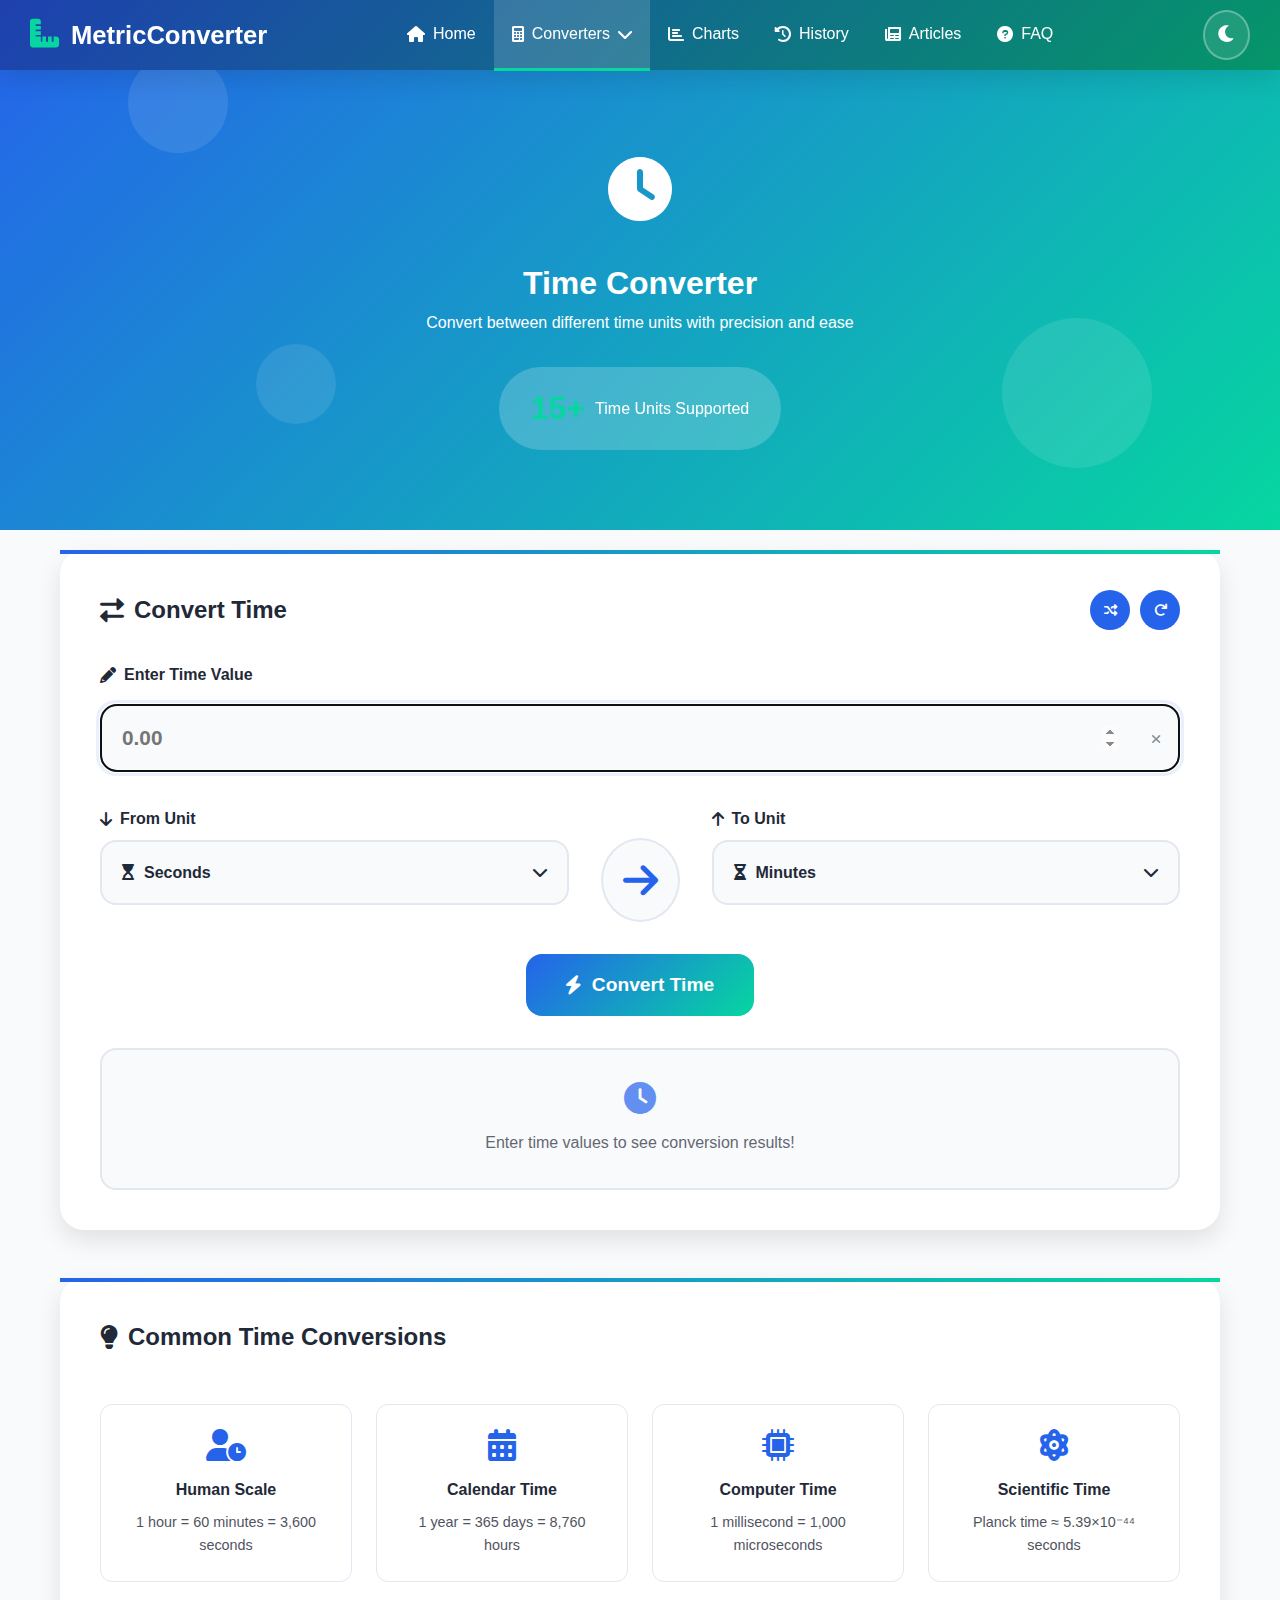
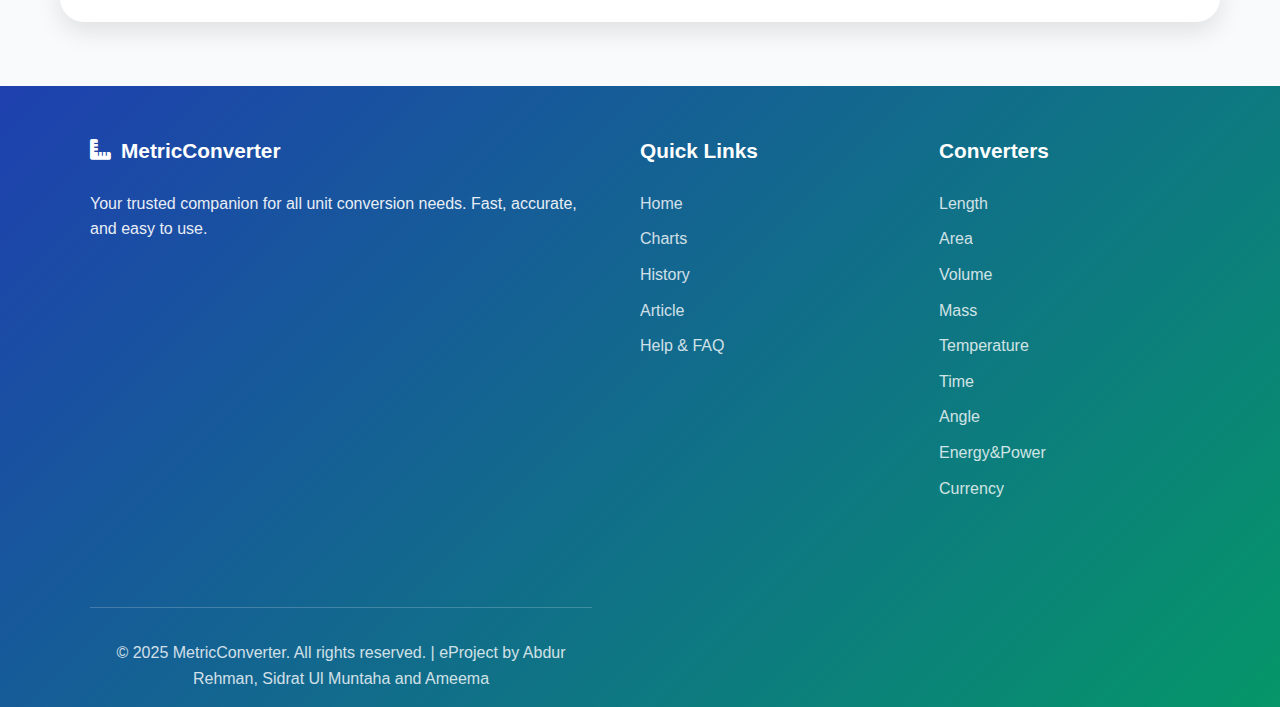
<file: time.html>
<!DOCTYPE html>
<html lang="en">
<head>
    <meta charset="UTF-8">
    <meta name="viewport" content="width=device-width, initial-scale=1.0">
    <title>Time Converter - MetricConverter</title>
    <link rel="stylesheet" href="style.css">
    <link rel="stylesheet" href="https://cdnjs.cloudflare.com/ajax/libs/font-awesome/6.0.0/css/all.min.css">
    <link rel="icon" type="image/x-icon" href="data:image/svg+xml,<svg xmlns='http://www.w3.org/2000/svg' viewBox='0 0 100 100'><text y='.9em' font-size='90'>🕒</text></svg>">
    <style>
        
        .container {
            max-width: 1200px;
            margin: 0 auto;
            padding: 0 20px;
        }

        /* Hero Section */
        .converter-hero {
            background: var(--gradient-primary);
            color: white;
            padding: 140px 20px 80px;
            text-align: center;
            position: relative;
            overflow: hidden;
        }

        .hero-bg-animation {
            position: absolute;
            top: 0;
            left: 0;
            width: 100%;
            height: 100%;
            overflow: hidden;
        }

        .floating-shape {
            position: absolute;
            background: rgba(255,255,255,0.1);
            border-radius: 50%;
            animation: float 6s ease-in-out infinite;
        }

        .shape-1 {
            width: 100px;
            height: 100px;
            top: 10%;
            left: 10%;
            animation-delay: 0s;
        }

        .shape-2 {
            width: 150px;
            height: 150px;
            top: 60%;
            right: 10%;
            animation-delay: 2s;
        }

        .shape-3 {
            width: 80px;
            height: 80px;
            bottom: 20%;
            left: 20%;
            animation-delay: 4s;
        }

        @keyframes float {
            0%, 100% { transform: translateY(0px) rotate(0deg); }
            50% { transform: translateY(-20px) rotate(180deg); }
        }

        .header-icon.animated-icon {
            font-size: 4rem;
            margin-bottom: 1rem;
            animation: bounce 2s ease-in-out infinite;
        }

        @keyframes bounce {
            0%, 100% { transform: translateY(0); }
            50% { transform: translateY(-10px); }
        }

        .animate-pop-in {
            animation: popIn 0.8s ease-out;
        }

        @keyframes popIn {
            0% { opacity: 0; transform: scale(0.8); }
            100% { opacity: 1; transform: scale(1); }
        }

        .unit-counter {
            margin-top: 2rem;
            padding: 1rem 2rem;
            background: rgba(255,255,255,0.2);
            border-radius: 50px;
            display: inline-flex;
            align-items: center;
            gap: 10px;
            backdrop-filter: blur(10px);
        }

        .counter-number {
            font-size: 2rem;
            font-weight: 800;
            color: var(--accent-color);
        }

        /* Glassmorphism Converter Card */
        .glassmorphism {
            background: rgba(255, 255, 255, 0.1);
            backdrop-filter: blur(20px);
            border: 1px solid rgba(255, 255, 255, 0.2);
            box-shadow: 0 8px 32px rgba(0,0,0,0.1);
        }

        .converter-card {
            margin-top: 20px;
            border-radius: 24px;
            padding: 2.5rem;
            margin-bottom: 3rem;
            position: relative;
            overflow: visible;
            background: var(--card-bg);
            box-shadow: var(--shadow);
        }

        .converter-card::before {
            content: '';
            position: absolute;
            top: 0;
            left: 0;
            right: 0;
            height: 4px;
            background: var(--gradient-primary);
        }

        .card-header {
            display: flex;
            justify-content: space-between;
            align-items: center;
            margin-bottom: 2rem;
        }

        .card-header h2 {
            color: var(--text-color);
            display: flex;
            align-items: center;
            gap: 10px;
        }

        .converter-actions {
            display: flex;
            gap: 10px;
        }

        .action-btn {
            background: var(--primary-color);
            color: white;
            border: none;
            width: 40px;
            height: 40px;
            border-radius: 50%;
            display: flex;
            align-items: center;
            justify-content: center;
            cursor: pointer;
            transition: all 0.3s ease;
        }

        .action-btn:hover {
            background: var(--secondary-color);
            transform: scale(1.1);
        }

        /* Fancy Input */
        .fancy-input {
            position: relative;
        }

        .fancy-input label {
            display: flex;
            align-items: center;
            gap: 8px;
            margin-bottom: 0.5rem;
            font-weight: 600;
            color: var(--text-color);
        }

        .input-with-actions {
            position: relative;
            display: flex;
            align-items: center;
        }

        .input-with-actions input {
            width: 100%;
            padding: 20px;
            border: 2px solid var(--border-color);
            border-radius: 16px;
            font-size: 1.3rem;
            font-weight: 600;
            background: var(--bg-color);
            color: var(--text-color);
            transition: all 0.3s ease;
            padding-right: 60px;
        }

        .input-with-actions input:focus {
            border-color: var(--primary-color);
            box-shadow: 0 0 0 4px rgba(37, 99, 235, 0.1);
            transform: translateY(-2px);
        }

        .clear-btn {
            position: absolute;
            right: 15px;
            background: none;
            border: none;
            color: var(--text-color);
            opacity: 0.5;
            cursor: pointer;
            padding: 5px;
            border-radius: 50%;
            transition: all 0.3s ease;
        }

        .clear-btn:hover {
            opacity: 1;
            background: rgba(0,0,0,0.1);
        }

        /* Beautiful Custom Dropdown */
        .units-selection {
            display: grid;
            grid-template-columns: 1fr auto 1fr;
            gap: 2rem;
            align-items: start;
            margin: 2rem 0;
        }

        .unit-selector {
            position: relative;
        }

        .selector-header {
            display: flex;
            align-items: center;
            gap: 8px;
            margin-bottom: 0.5rem;
            font-weight: 600;
            color: var(--text-color);
        }

        .custom-dropdown {
            position: relative;
        }

        .dropdown-selected {
            background: var(--bg-color);
            border: 2px solid var(--border-color);
            border-radius: 16px;
            padding: 18px 20px;
            cursor: pointer;
            display: flex;
            justify-content: space-between;
            align-items: center;
            transition: all 0.3s ease;
            min-height: 60px;
        }

        .dropdown-selected:hover {
            border-color: var(--primary-color);
            transform: translateY(-2px);
        }

        .selected-value {
            display: flex;
            align-items: center;
            gap: 10px;
            font-weight: 600;
        }

        .dropdown-arrow {
            transition: transform 0.3s ease;
        }

        .dropdown-options {
            position: absolute;
            top: 100%;
            left: 0;
            right: 0;
            background: var(--card-bg);
            border: 2px solid var(--border-color);
            border-radius: 16px;
            margin-top: 5px;
            box-shadow: var(--shadow-hover);
            z-index: 9999;
            display: none;
            overflow: hidden;
            max-height: 400px;
            overflow-y: auto;
        }

        .dropdown-options.active {
            display: block;
            animation: slideDown 0.3s ease;
        }

        @keyframes slideDown {
            from { opacity: 0; transform: translateY(-10px); }
            to { opacity: 1; transform: translateY(0); }
        }

        .search-box {
            position: relative;
            padding: 15px;
            border-bottom: 1px solid var(--border-color);
        }

        .search-box input {
            width: 100%;
            padding: 12px 40px 12px 15px;
            border: 1px solid var(--border-color);
            border-radius: 10px;
            background: var(--bg-color);
            color: var(--text-color);
        }

        .search-box i {
            position: absolute;
            right: 25px;
            top: 50%;
            transform: translateY(-50%);
            color: var(--text-color);
            opacity: 0.5;
        }

        .options-list {
            max-height: 350px;
            overflow-y: auto;
        }

        .unit-category {
            padding: 10px 15px;
            background: var(--primary-color);
            color: white;
            font-weight: 600;
            font-size: 0.9rem;
            display: flex;
            align-items: center;
            gap: 8px;
        }

        .unit-category i {
            font-size: 0.8rem;
        }

        .option {
            padding: 15px 20px;
            cursor: pointer;
            display: flex;
            align-items: center;
            gap: 12px;
            transition: all 0.3s ease;
            border-bottom: 1px solid var(--border-color);
        }

        .option:last-child {
            border-bottom: none;
        }

        .option:hover {
            background: var(--primary-color);
            color: white;
        }

        .option i {
            width: 20px;
            text-align: center;
        }

        .option span {
            flex: 1;
            font-weight: 500;
        }

        .option small {
            opacity: 0.7;
            font-size: 0.8rem;
        }

        /* Animated Arrow */
        .animated-arrow {
            display: flex;
            align-items: center;
            justify-content: center;
            padding-top: 2rem;
        }

        .animated-arrow i {
            font-size: 2.5rem;
            color: var(--primary-color);
            background: var(--bg-color);
            padding: 20px;
            border-radius: 50%;
            border: 2px solid var(--border-color);
            animation: pulse 2s ease-in-out infinite;
        }

        @keyframes pulse {
            0%, 100% { transform: scale(1); }
            50% { transform: scale(1.1); }
        }

        /* Shiny Convert Button */
        .convert-btn-main {
            background: var(--gradient-primary);
            color: white;
            border: none;
            padding: 20px 40px;
            border-radius: 16px;
            font-size: 1.2rem;
            font-weight: 600;
            cursor: pointer;
            display: flex;
            align-items: center;
            gap: 12px;
            margin: 2rem auto;
            transition: all 0.3s ease;
            position: relative;
            overflow: hidden;
        }

        .convert-btn-main:hover {
            transform: translateY(-3px);
            box-shadow: 0 10px 25px rgba(37, 99, 235, 0.3);
        }

        .btn-shine {
            position: absolute;
            top: 0;
            left: -100%;
            width: 100%;
            height: 100%;
            background: linear-gradient(90deg, transparent, rgba(255,255,255,0.3), transparent);
            transition: left 0.5s ease;
        }

        .convert-btn-main:hover .btn-shine {
            left: 100%;
        }

        /* Animated Result Section */
        .result-section {
            background: var(--bg-color);
            border-radius: 16px;
            padding: 2rem;
            margin-top: 2rem;
            border: 2px solid var(--border-color);
            min-height: 120px;
            display: flex;
            align-items: center;
            justify-content: center;
            transition: all 0.3s ease;
        }

        .result-placeholder {
            text-align: center;
            color: var(--text-color);
            opacity: 0.7;
        }

        .result-placeholder i {
            font-size: 2rem;
            margin-bottom: 1rem;
            display: block;
            color: var(--primary-color);
        }

        .animated-pulse {
            animation: gentlePulse 2s ease-in-out infinite;
        }

        @keyframes gentlePulse {
            0%, 100% { opacity: 0.7; }
            50% { opacity: 1; }
        }

        .success-result {
            width: 100%;
            text-align: center;
        }

        .result-animation {
            font-size: 3rem;
            color: var(--accent-color);
            margin-bottom: 1rem;
            animation: bounce 1s ease-in-out;
        }

        .result-value {
            font-size: 1.5rem;
            font-weight: 700;
            color: var(--primary-color);
            margin-bottom: 1.5rem;
        }

        .result-details {
            background: rgba(37, 99, 235, 0.1);
            padding: 1.5rem;
            border-radius: 12px;
            text-align: left;
        }

        .result-details p {
            margin-bottom: 0.5rem;
        }

        .error-message {
            color: #ff4444;
            text-align: center;
            padding: 2rem;
        }

        .error-message i {
            font-size: 3rem;
            margin-bottom: 1rem;
            display: block;
        }

        /* Time-specific styles */
        .time-examples {
            display: grid;
            grid-template-columns: repeat(auto-fit, minmax(250px, 1fr));
            gap: 1.5rem;
            margin-top: 3rem;
        }

        .time-example-card {
            background: var(--card-bg);
            padding: 1.5rem;
            border-radius: 12px;
            border: 1px solid var(--border-color);
            text-align: center;
            transition: all 0.3s ease;
        }

        .time-example-card:hover {
            transform: translateY(-5px);
            box-shadow: var(--shadow-hover);
        }

        .time-example-card i {
            font-size: 2rem;
            color: var(--primary-color);
            margin-bottom: 1rem;
        }

        .time-example-card h4 {
            margin-bottom: 0.5rem;
            color: var(--text-color);
        }

        .time-example-card p {
            color: var(--text-color);
            opacity: 0.8;
            font-size: 0.9rem;
        }

        /* Footer */
        .footer {
            background: var(--gradient-secondary);
            color: white;
            padding: 3rem 0 1rem;
            margin-top: 4rem;
        }

        .footer-content {
            display: grid;
            grid-template-columns: 2fr 1fr 1fr;
            gap: 3rem;
            max-width: 1400px;
            margin: 0 auto;
            padding: 0 30px;
        }

        .footer-section h4 {
            margin-bottom: 1.5rem;
            font-size: 1.3rem;
            display: flex;
            align-items: center;
            gap: 10px;
        }

        .footer-section p {
            opacity: 0.9;
            line-height: 1.6;
        }

        .footer-section a {
            color: white;
            text-decoration: none;
            display: block;
            margin-bottom: 10px;
            opacity: 0.8;
            transition: all 0.3s ease;
        }

        .footer-section a:hover {
            opacity: 1;
            transform: translateX(5px);
        }

        .footer-bottom {
            text-align: center;
            margin-top: 3rem;
            padding-top: 2rem;
            border-top: 1px solid rgba(255,255,255,0.2);
        }

        .footer-bottom p {
            opacity: 0.8;
            font-size: 1rem;
        }

        /* Responsive Design */
        @media (max-width: 768px) {
            .units-selection {
                grid-template-columns: 1fr;
                gap: 1rem;
            }
            
            .animated-arrow {
                transform: rotate(90deg);
                padding: 1rem 0;
            }
            
            .unit-counter {
                flex-direction: column;
                gap: 5px;
            }

            .time-examples {
                grid-template-columns: 1fr;
            }
        }
        @media (max-width: 768px) {


/* Navbar */
.navbar .nav-menu {
display: none;
}
.mobile-menu-btn {
display: block;
}


/* Converter Card */
.converter-card {
padding: 1.5rem;
}


.units-selection {
grid-template-columns: 1fr !important;
gap: 1rem;
}


.animated-arrow {
transform: rotate(90deg);
margin: 1rem 0;
}


.dropdown-selected {
min-height: 55px;
padding: 14px 18px;
}


.input-with-actions input {
font-size: 1.1rem;
padding: 16px;
}


/* Result Section */
.result-value {
font-size: 1.2rem;
}


.result-details {
font-size: 0.9rem;
}


/* Footer */
.footer-content {
grid-template-columns: 1fr;
text-align: center;
}
}


/* ===== SMALL MOBILES (max-width: 480px) ===== */
@media (max-width: 480px) {


.converter-hero {
padding: 100px 20px 60px;
}


h1 {
font-size: 1.8rem !important;
}


.converter-card {
padding: 1rem;
}


.convert-btn-main {
padding: 15px 25px;
font-size: 1rem;
}


.dropdown-selected {
font-size: 0.9rem;
}


.result-animation {
font-size: 2.2rem;
}


}
   </style>
</head>
<body>
   <!-- Top Navigation Bar -->
    <nav class="navbar">
        <div class="nav-container">
            <div class="nav-logo">
                <a href="index.html"><i class="fas fa-ruler-combined"></i></a>
                <span>MetricConverter</span>
            </div>
            <div class="nav-menu">
                <a href="index.html" class="nav-link">
                    <i class="fas fa-home"></i>
                    <span>Home</span>
                </a>
                <div class="dropdown">
                    <a href="#" class="nav-link active">
                        <i class="fas fa-calculator"></i>
                        <span>Converters</span>
                        <i class="fas fa-chevron-down"></i>
                    </a>
                   <div class="dropdown-content">
                     <a href="length.html"><i class="fas fa-ruler-horizontal"></i> Length</a>
                     <a href="area.html"><i class="fas fa-border-all"></i> Area</a>
                     <a href="volume.html"><i class="fas fa-flask"></i> Volume</a>
                     <a href="mass.html"><i class="fas fa-weight-hanging"></i> Mass</a>
                     <a href="temperature.html"><i class="fas fa-thermometer-half"></i> Temperature</a>
                     <a href="time.html"><i class="fas fa-clock"></i> Time</a>
                     <a href="angle.html"><i class="fas fa-shapes"></i> Angle</a>
                     <a href="energy-and-power.html"><i class="fas fa-bolt"></i> Energy and Power</a>
                     <a href="currency.html"><i class="fas fa-money-bill-wave"></i> Currency</a>
                   </div>
            </div>

                <a href="charts.html" class="nav-link">
                    <i class="fas fa-chart-bar"></i>
                    <span>Charts</span>
                </a>
                <a href="history.html" class="nav-link">
                    <i class="fas fa-history"></i>
                    <span>History</span>
                </a>
                <a href="articles.html" class="nav-link">
                    <i class="fas fa-newspaper"></i>
                    <span>Articles</span>
                </a>
                <a href="faq.html" class="nav-link">
                    <i class="fas fa-question-circle"></i>
                    <span>FAQ</span>
                </a>
            </div>
            <div class="nav-actions">
                <button id="darkModeToggle" class="dark-mode-btn">
                    <i class="fas fa-moon"></i>
                </button>
                <button class="mobile-menu-btn">
                    <i class="fas fa-bars"></i>
                </button>
            </div>
        </div>
    </nav>

    <!-- Mobile Menu  -->
<div class="mobile-menu">
    <div class="mobile-nav-links">
        <a href="index.html" class="mobile-nav-link ">
            <i class="fas fa-home"></i>
            <span>Home</span>
        </a>
        
        <!-- Mobile Dropdown for Converters -->
        <div class="mobile-dropdown">
            <button class="mobile-dropdown-toggle">
                <div class="toggle-content">
                    <i class="fas fa-calculator"></i>
                    <span>Converters</span>
                </div>
                <i class="fas fa-chevron-down"></i>
            </button>
            <div class="mobile-dropdown-content">
                <a href="length.html" class="mobile-nav-link">
                    <i class="fas fa-ruler-horizontal"></i>
                    <span>Length</span>
                </a>
                <a href="area.html" class="mobile-nav-link">
                    <i class="fas fa-border-all"></i>
                    <span>Area</span>
                </a>
                <a href="volume.html" class="mobile-nav-link">
                    <i class="fas fa-flask"></i>
                    <span>Volume</span>
                </a>
                <a href="mass.html" class="mobile-nav-link">
                    <i class="fas fa-weight-hanging"></i>
                    <span>Mass</span>
                </a>
                <a href="temperature.html" class="mobile-nav-link">
                    <i class="fas fa-thermometer-half"></i>
                    <span>Temperature</span>
                </a>
                <a href="time.html" class="mobile-nav-link active">
                    <i class="fas fa-clock"></i>
                    <span>Time</span>
                </a>
                <a href="angle.html" class="mobile-nav-link">
                    <i class="fas fa-shapes"></i>
                    <span>Angle</span>
                </a>
                <a href="energy-and-power.html" class="mobile-nav-link">
                    <i class="fas fa-bolt"></i>
                    <span>Energy and Power</span>
                </a>
                <a href="currency.html" class="mobile-nav-link">
                    <i class="fas fa-money-bill-wave"></i>
                    <span>Currency</span>
                </a>
            </div>
        </div>

        <a href="charts.html" class="mobile-nav-link">
            <i class="fas fa-chart-bar"></i>
            <span>Charts</span>
        </a>
        <a href="history.html" class="mobile-nav-link">
            <i class="fas fa-history"></i>
            <span>History</span>
        </a>
        <a href="articles.html" class="mobile-nav-link">
            <i class="fas fa-newspaper"></i>
            <span>Articles</span>
        </a>
        <a href="faq.html" class="mobile-nav-link">
            <i class="fas fa-question-circle"></i>
            <span>FAQ</span>
        </a>
    </div>
</div>


    <!-- Animated Hero Section -->
    <section class="converter-hero">
        <div class="hero-bg-animation">
            <div class="floating-shape shape-1"></div>
            <div class="floating-shape shape-2"></div>
            <div class="floating-shape shape-3"></div>
        </div>
        <div class="container">
            <div class="converter-header">
                <div class="header-icon animated-icon">
                    <i class="fas fa-clock"></i>
                </div>
                <h1 class="animate-pop-in">Time Converter</h1>
                <p class="animate-pop-in">Convert between different time units with precision and ease</p>
                <div class="unit-counter">
                    <span class="counter-number">15+</span>
                    <span>Time Units Supported</span>
                </div>
            </div>
        </div>
    </section>

    <!-- Main Converter Section -->
    <section class="converter-section">
        <div class="container">
            <!-- Interactive Converter Card -->
            <div class="converter-card">
                <div class="card-header">
                    <h2><i class="fas fa-exchange-alt"></i> Convert Time</h2>
                    <div class="converter-actions">
                        <button class="action-btn" id="swapBtn" title="Swap Units">
                            <i class="fas fa-random"></i>
                        </button>
                        <button class="action-btn" id="resetBtn" title="Reset">
                            <i class="fas fa-redo"></i>
                        </button>
                    </div>
                </div>

                <div class="converter-body">
                    <!-- Input Section -->
                    <div class="input-section">
                        <div class="input-group fancy-input">
                            <label for="timeValue">
                                <i class="fas fa-pencil-alt"></i>
                                Enter Time Value
                            </label>
                            <div class="input-with-actions">
                                <input type="number" id="timeValue" placeholder="0.00" step="any" autofocus>
                                <button class="clear-btn" id="clearBtn">
                                    <i class="fas fa-times"></i>
                                </button>
                            </div>
                        </div>
                    </div>

                    <!-- Units Selection with Beautiful Dropdowns -->
                    <div class="units-selection">
                        <div class="unit-selector">
                            <div class="selector-header">
                                <i class="fas fa-arrow-down"></i>
                                <span>From Unit</span>
                            </div>
                            <div class="custom-dropdown">
                                <div class="dropdown-selected" id="fromDropdownSelected">
                                    <span class="selected-value">
                                        <i class="fas fa-hourglass-start"></i>
                                        Seconds
                                    </span>
                                    <i class="fas fa-chevron-down dropdown-arrow"></i>
                                </div>
                                <div class="dropdown-options" id="fromDropdown">
                                    <div class="search-box">
                                        <input type="text" placeholder="Search units..." id="fromSearch">
                                        <i class="fas fa-search"></i>
                                    </div>
                                    <div class="options-list">
                                        <div class="unit-category">
                                            <i class="fas fa-clock"></i>
                                            Common Time Units
                                        </div>
                                        <div class="option" data-value="seconds">
                                            <i class="fas fa-hourglass-start"></i>
                                            <span>Seconds</span>
                                            <small>s</small>
                                        </div>
                                        <div class="option" data-value="minutes">
                                            <i class="fas fa-hourglass-half"></i>
                                            <span>Minutes</span>
                                            <small>min</small>
                                        </div>
                                        <div class="option" data-value="hours">
                                            <i class="fas fa-clock"></i>
                                            <span>Hours</span>
                                            <small>hr</small>
                                        </div>
                                        <div class="option" data-value="days">
                                            <i class="fas fa-calendar-day"></i>
                                            <span>Days</span>
                                            <small>d</small>
                                        </div>
                                        <div class="option" data-value="weeks">
                                            <i class="fas fa-calendar-week"></i>
                                            <span>Weeks</span>
                                            <small>wk</small>
                                        </div>
                                        
                                        <div class="unit-category">
                                            <i class="fas fa-calendar-alt"></i>
                                            Longer Time Periods
                                        </div>
                                        <div class="option" data-value="months">
                                            <i class="fas fa-calendar"></i>
                                            <span>Months (30 days)</span>
                                            <small>mo</small>
                                        </div>
                                        <div class="option" data-value="years">
                                            <i class="fas fa-calendar-check"></i>
                                            <span>Years (365 days)</span>
                                            <small>yr</small>
                                        </div>
                                        <div class="option" data-value="decades">
                                            <i class="fas fa-history"></i>
                                            <span>Decades</span>
                                            <small>decade</small>
                                        </div>
                                        <div class="option" data-value="centuries">
                                            <i class="fas fa-monument"></i>
                                            <span>Centuries</span>
                                            <small>century</small>
                                        </div>
                                        
                                        <div class="unit-category">
                                            <i class="fas fa-stopwatch"></i>
                                            Scientific & Special
                                        </div>
                                        <div class="option" data-value="milliseconds">
                                            <i class="fas fa-stopwatch"></i>
                                            <span>Milliseconds</span>
                                            <small>ms</small>
                                        </div>
                                        <div class="option" data-value="microseconds">
                                            <i class="fas fa-microchip"></i>
                                            <span>Microseconds</span>
                                            <small>μs</small>
                                        </div>
                                        <div class="option" data-value="nanoseconds">
                                            <i class="fas fa-atom"></i>
                                            <span>Nanoseconds</span>
                                            <small>ns</small>
                                        </div>
                                        <div class="option" data-value="planck">
                                            <i class="fas fa-atom"></i>
                                            <span>Planck Time</span>
                                            <small>tₚ</small>
                                        </div>
                                    </div>
                                </div>
                            </div>
                        </div>

                        <div class="convert-arrow animated-arrow">
                            <i class="fas fa-arrow-right"></i>
                        </div>

                        <div class="unit-selector">
                            <div class="selector-header">
                                <i class="fas fa-arrow-up"></i>
                                <span>To Unit</span>
                            </div>
                            <div class="custom-dropdown">
                                <div class="dropdown-selected" id="toDropdownSelected">
                                    <span class="selected-value">
                                        <i class="fas fa-hourglass-half"></i>
                                        Minutes
                                    </span>
                                    <i class="fas fa-chevron-down dropdown-arrow"></i>
                                </div>
                                <div class="dropdown-options" id="toDropdown">
                                    <div class="search-box">
                                        <input type="text" placeholder="Search units..." id="toSearch">
                                        <i class="fas fa-search"></i>
                                    </div>
                                    <div class="options-list">
                                        <div class="unit-category">
                                            <i class="fas fa-clock"></i>
                                            Common Time Units
                                        </div>
                                        <div class="option" data-value="minutes">
                                            <i class="fas fa-hourglass-half"></i>
                                            <span>Minutes</span>
                                            <small>min</small>
                                        </div>
                                        <div class="option" data-value="seconds">
                                            <i class="fas fa-hourglass-start"></i>
                                            <span>Seconds</span>
                                            <small>s</small>
                                        </div>
                                        <div class="option" data-value="hours">
                                            <i class="fas fa-clock"></i>
                                            <span>Hours</span>
                                            <small>hr</small>
                                        </div>
                                        <div class="option" data-value="days">
                                            <i class="fas fa-calendar-day"></i>
                                            <span>Days</span>
                                            <small>d</small>
                                        </div>
                                        <div class="option" data-value="weeks">
                                            <i class="fas fa-calendar-week"></i>
                                            <span>Weeks</span>
                                            <small>wk</small>
                                        </div>
                                        
                                        <div class="unit-category">
                                            <i class="fas fa-calendar-alt"></i>
                                            Longer Time Periods
                                        </div>
                                        <div class="option" data-value="months">
                                            <i class="fas fa-calendar"></i>
                                            <span>Months (30 days)</span>
                                            <small>mo</small>
                                        </div>
                                        <div class="option" data-value="years">
                                            <i class="fas fa-calendar-check"></i>
                                            <span>Years (365 days)</span>
                                            <small>yr</small>
                                        </div>
                                        <div class="option" data-value="decades">
                                            <i class="fas fa-history"></i>
                                            <span>Decades</span>
                                            <small>decade</small>
                                        </div>
                                        <div class="option" data-value="centuries">
                                            <i class="fas fa-monument"></i>
                                            <span>Centuries</span>
                                            <small>century</small>
                                        </div>
                                        
                                        <div class="unit-category">
                                            <i class="fas fa-stopwatch"></i>
                                            Scientific & Special
                                        </div>
                                        <div class="option" data-value="milliseconds">
                                            <i class="fas fa-stopwatch"></i>
                                            <span>Milliseconds</span>
                                            <small>ms</small>
                                        </div>
                                        <div class="option" data-value="microseconds">
                                            <i class="fas fa-microchip"></i>
                                            <span>Microseconds</span>
                                            <small>μs</small>
                                        </div>
                                        <div class="option" data-value="nanoseconds">
                                            <i class="fas fa-atom"></i>
                                            <span>Nanoseconds</span>
                                            <small>ns</small>
                                        </div>
                                        <div class="option" data-value="planck">
                                            <i class="fas fa-atom"></i>
                                            <span>Planck Time</span>
                                            <small>tₚ</small>
                                        </div>
                                    </div>
                                </div>
                            </div>
                        </div>
                    </div>

                    <!-- Convert Button -->
                    <button class="convert-btn-main" id="convertBtn">
                        <i class="fas fa-bolt"></i>
                        Convert Time
                        <div class="btn-shine"></div>
                    </button>
                </div>

                <!-- Result Display -->
                <div class="result-section" id="resultSection">
                    <div class="result-placeholder animated-pulse">
                        <i class="fas fa-clock"></i>
                        <p>Enter time values to see conversion results!</p>
                    </div>
                </div>
            </div>

            <!-- Time Examples Section -->
            <div class="converter-card">
                <div class="card-header">
                    <h2><i class="fas fa-lightbulb"></i> Common Time Conversions</h2>
                </div>
                <div class="time-examples">
                    <div class="time-example-card">
                        <i class="fas fa-user-clock"></i>
                        <h4>Human Scale</h4>
                        <p>1 hour = 60 minutes = 3,600 seconds</p>
                    </div>
                    <div class="time-example-card">
                        <i class="fas fa-calendar-alt"></i>
                        <h4>Calendar Time</h4>
                        <p>1 year = 365 days = 8,760 hours</p>
                    </div>
                    <div class="time-example-card">
                        <i class="fas fa-microchip"></i>
                        <h4>Computer Time</h4>
                        <p>1 millisecond = 1,000 microseconds</p>
                    </div>
                    <div class="time-example-card">
                        <i class="fas fa-atom"></i>
                        <h4>Scientific Time</h4>
                        <p>Planck time ≈ 5.39×10⁻⁴⁴ seconds</p>
                    </div>
                </div>
            </div>
        </div>
    </section>

    <!-- Footer -->
    <footer class="footer">
        <div class="container">
            <div class="footer-content">
                <div class="footer-section">
                    <h4><i class="fas fa-ruler-combined"></i> MetricConverter</h4>
                    <p>Your trusted companion for all unit conversion needs. Fast, accurate, and easy to use.</p>
                </div>
                <div class="footer-section">
                    <h4>Quick Links</h4>
                    <a href="index.html">Home</a>
                    <a href="charts.html">Charts</a>
                    <a href="history.html">History</a>
                    <a href="articles.html">Article</a>
                    <a href="faq.html">Help & FAQ</a>
                </div>
                <div class="footer-section">
                    <h4>Converters</h4>
                    <a href="length.html">Length</a>
                    <a href="area.html">Area</a>
                    <a href="volume.html">Volume</a>
                    <a href="mass.html">Mass</a>
                    <a href="temperature.html">Temperature</a>
                    <a href="time.html">Time</a>
                    <a href="angle.html">Angle</a>
                    <a href="energy-and-power.html">Energy&Power</a>
                    <a href="currency.html">Currency</a>
                </div>
                <div class="footer-bottom">
                <p>&copy; 2025 MetricConverter. All rights reserved. | eProject by Abdur Rehman, Sidrat Ul Muntaha and Ameema</p>
            </div>
        </div>
    </footer>

    <script src="script.js"></script>

    <script>
        // Global variables
        let fromUnit = 'seconds';
        let toUnit = 'minutes';

        // DOM Elements
        const fromDropdownSelected = document.getElementById('fromDropdownSelected');
        const toDropdownSelected = document.getElementById('toDropdownSelected');
        const fromDropdown = document.getElementById('fromDropdown');
        const toDropdown = document.getElementById('toDropdown');
        const fromSearch = document.getElementById('fromSearch');
        const toSearch = document.getElementById('toSearch');
        const timeValue = document.getElementById('timeValue');
        const resultSection = document.getElementById('resultSection');
        const convertBtn = document.getElementById('convertBtn');
        const swapBtn = document.getElementById('swapBtn');
        const resetBtn = document.getElementById('resetBtn');
        const clearBtn = document.getElementById('clearBtn');

        // Initialize the converter
        document.addEventListener('DOMContentLoaded', function() {
            // Set up event listeners
            setupEventListeners();
            
            // Auto-convert on page load if there's a value
            if (timeValue.value && !isNaN(parseFloat(timeValue.value))) {
                convertTime();
            }
        });

        // Set up all event listeners
        function setupEventListeners() {
            // Dropdown toggle
            fromDropdownSelected.addEventListener('click', () => toggleDropdown('from'));
            toDropdownSelected.addEventListener('click', () => toggleDropdown('to'));
            
            // Unit selection
            document.querySelectorAll('#fromDropdown .option').forEach(option => {
                option.addEventListener('click', () => selectUnit(option.getAttribute('data-value'), 'from'));
            });
            
            document.querySelectorAll('#toDropdown .option').forEach(option => {
                option.addEventListener('click', () => selectUnit(option.getAttribute('data-value'), 'to'));
            });
            
            // Search functionality
            fromSearch.addEventListener('input', () => filterUnits(fromSearch, 'fromDropdown'));
            toSearch.addEventListener('input', () => filterUnits(toSearch, 'toDropdown'));
            
            // Button actions
            convertBtn.addEventListener('click', convertTime);
            swapBtn.addEventListener('click', swapUnits);
            resetBtn.addEventListener('click', resetConverter);
            clearBtn.addEventListener('click', clearInput);
            
            // Auto-convert on input
            timeValue.addEventListener('input', function() {
                if (this.value && !isNaN(parseFloat(this.value))) {
                    convertTime();
                } else {
                    showPlaceholder();
                }
            });
            
            // Close dropdowns when clicking outside
            document.addEventListener('click', function(event) {
                if (!event.target.closest('.custom-dropdown')) {
                    closeAllDropdowns();
                }
            });
        }

        // Toggle dropdown visibility
        function toggleDropdown(type) {
            const dropdown = type === 'from' ? fromDropdown : toDropdown;
            const arrow = type === 'from' 
                ? fromDropdownSelected.querySelector('.dropdown-arrow')
                : toDropdownSelected.querySelector('.dropdown-arrow');
            
            // Close all dropdowns first
            closeAllDropdowns();
            
            // Toggle current dropdown
            if (!dropdown.classList.contains('active')) {
                dropdown.classList.add('active');
                arrow.style.transform = 'rotate(180deg)';
                
                // Focus on search input
                if (type === 'from') {
                    setTimeout(() => fromSearch.focus(), 100);
                } else {
                    setTimeout(() => toSearch.focus(), 100);
                }
            }
        }

        // Close all dropdowns
        function closeAllDropdowns() {
            fromDropdown.classList.remove('active');
            toDropdown.classList.remove('active');
            
            // Reset arrows
            fromDropdownSelected.querySelector('.dropdown-arrow').style.transform = 'rotate(0deg)';
            toDropdownSelected.querySelector('.dropdown-arrow').style.transform = 'rotate(0deg)';
            
            // Clear search inputs
            fromSearch.value = '';
            toSearch.value = '';
            
            // Show all options
            document.querySelectorAll('.option').forEach(option => {
                option.style.display = 'flex';
            });
        }

        // Select unit from dropdown
        function selectUnit(unit, type) {
            if (type === 'from') {
                fromUnit = unit;
                updateDropdownDisplay(fromDropdownSelected, unit);
            } else {
                toUnit = unit;
                updateDropdownDisplay(toDropdownSelected, unit);
            }
            
            closeAllDropdowns();
            
            // Auto-convert if value exists
            if (timeValue.value && !isNaN(parseFloat(timeValue.value))) {
                convertTime();
            }
        }

        // Update dropdown display
        function updateDropdownDisplay(dropdownElement, unit) {
            const iconClass = getUnitIcon(unit);
            const displayName = getUnitDisplayName(unit);
            
            dropdownElement.querySelector('.selected-value').innerHTML = `
                <i class="${iconClass}"></i>
                ${displayName}
            `;
        }

        // Get icon for unit
        function getUnitIcon(unit) {
            const icons = {
                'seconds': 'fas fa-hourglass-start',
                'minutes': 'fas fa-hourglass-half',
                'hours': 'fas fa-clock',
                'days': 'fas fa-calendar-day',
                'weeks': 'fas fa-calendar-week',
                'months': 'fas fa-calendar',
                'years': 'fas fa-calendar-check',
                'decades': 'fas fa-history',
                'centuries': 'fas fa-monument',
                'milliseconds': 'fas fa-stopwatch',
                'microseconds': 'fas fa-microchip',
                'nanoseconds': 'fas fa-atom',
                'planck': 'fas fa-atom'
            };
            return icons[unit] || 'fas fa-clock';
        }

        // Get display name for unit
        function getUnitDisplayName(unit) {
            const unitNames = {
                'seconds': 'Seconds',
                'minutes': 'Minutes',
                'hours': 'Hours',
                'days': 'Days',
                'weeks': 'Weeks',
                'months': 'Months (30 days)',
                'years': 'Years (365 days)',
                'decades': 'Decades',
                'centuries': 'Centuries',
                'milliseconds': 'Milliseconds',
                'microseconds': 'Microseconds',
                'nanoseconds': 'Nanoseconds',
                'planck': 'Planck Time'
            };
            return unitNames[unit] || unit;
        }

        // Filter units in dropdown
        function filterUnits(input, dropdownId) {
            const filter = input.value.toLowerCase();
            const options = document.querySelectorAll(`#${dropdownId} .option`);
            
            options.forEach(option => {
                const text = option.textContent.toLowerCase();
                if (text.includes(filter)) {
                    option.style.display = 'flex';
                } else {
                    option.style.display = 'none';
                }
            });
        }

        // Swap units
        function swapUnits() {
            [fromUnit, toUnit] = [toUnit, fromUnit];
            
            // Update dropdown displays
            updateDropdownDisplay(fromDropdownSelected, fromUnit);
            updateDropdownDisplay(toDropdownSelected, toUnit);
            
            // Auto-convert if value exists
            if (timeValue.value && !isNaN(parseFloat(timeValue.value))) {
                convertTime();
            }
        }

        // Reset converter
        function resetConverter() {
            fromUnit = 'seconds';
            toUnit = 'minutes';
            
            // Reset dropdown displays
            updateDropdownDisplay(fromDropdownSelected, 'seconds');
            updateDropdownDisplay(toDropdownSelected, 'minutes');
            
            // Clear input and result
            timeValue.value = '';
            showPlaceholder();
        }

        // Clear input
        function clearInput() {
            timeValue.value = '';
            showPlaceholder();
            timeValue.focus();
        }

        // Show placeholder message
        function showPlaceholder() {
            resultSection.innerHTML = `
                <div class="result-placeholder animated-pulse">
                    <i class="fas fa-clock"></i>
                    <p>Enter time values to see conversion results!</p>
                </div>
            `;
        }

        // Main conversion function
        function convertTime() {
            const value = parseFloat(timeValue.value);
            
            if (isNaN(value)) {
                resultSection.innerHTML = `
                    <div class="error-message">
                        <i class="fas fa-exclamation-triangle"></i>
                        <p>Please enter a valid time value</p>
                    </div>
                `;
                return;
            }
            
            // Conversion factors to seconds (base unit)
            const toSeconds = {
                // Common units
                'seconds': 1,
                'minutes': 60,
                'hours': 3600,
                'days': 86400,
                'weeks': 604800,
                
                // Longer periods (approximations)
                'months': 2592000,        // 30 days
                'years': 31536000,        // 365 days
                'decades': 315360000,     // 10 years
                'centuries': 3153600000,  // 100 years
                
                // Scientific units
                'milliseconds': 0.001,
                'microseconds': 0.000001,
                'nanoseconds': 1e-9,
                'planck': 5.391247e-44    // Planck time
            };
            
            const fromSeconds = {
                // Common units
                'seconds': 1,
                'minutes': 1/60,
                'hours': 1/3600,
                'days': 1/86400,
                'weeks': 1/604800,
                
                // Longer periods (approximations)
                'months': 1/2592000,
                'years': 1/31536000,
                'decades': 1/315360000,
                'centuries': 1/3153600000,
                
                // Scientific units
                'milliseconds': 1000,
                'microseconds': 1000000,
                'nanoseconds': 1e9,
                'planck': 1/5.391247e-44
            };
            
            const valueInSeconds = value * toSeconds[fromUnit];
            const result = valueInSeconds * fromSeconds[toUnit];
            
            // Format result based on magnitude
            let formattedResult;
            if (Math.abs(result) < 0.0001 || Math.abs(result) > 1000000) {
                formattedResult = result.toExponential(6);
            } else {
                formattedResult = result.toFixed(6);
                // Remove trailing zeros
                formattedResult = parseFloat(formattedResult).toString();
            }
            
            resultSection.innerHTML = `
                <div class="success-result">
                    <div class="result-animation">
                        <i class="fas fa-check-circle"></i>
                    </div>
                    <div class="result-value">${value} ${getUnitDisplayName(fromUnit)} = ${formattedResult} ${getUnitDisplayName(toUnit)}</div>
                    <div class="result-details">
                        <p><strong>Conversion Details:</strong></p>
                        <p>1 ${fromUnit} = ${toSeconds[fromUnit]} seconds</p>
                        <p>1 ${toUnit} = ${(1/fromSeconds[toUnit]).toFixed(10)} seconds</p>
                        <p><em>Base unit: seconds (s)</em></p>
                    </div>
                </div>
            `;
        }
     
    </script>
</body>
</html>
</file>
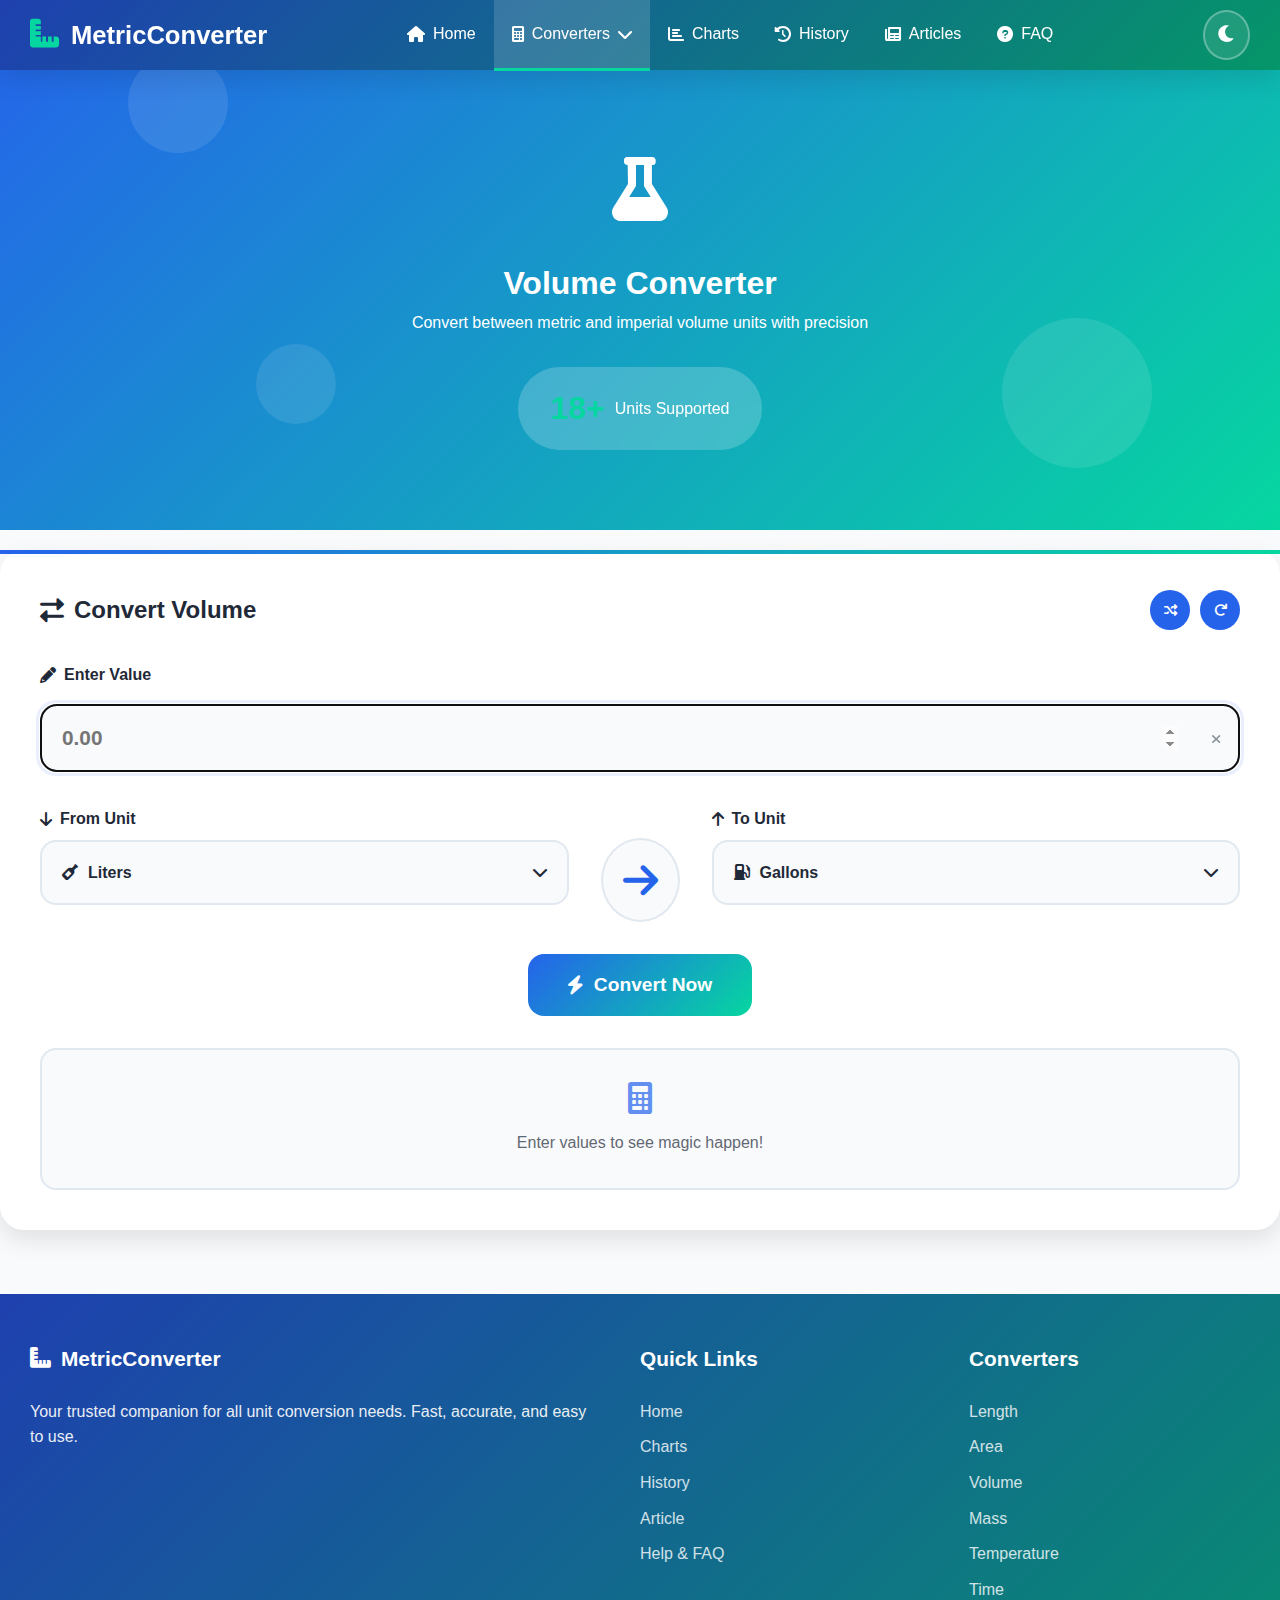
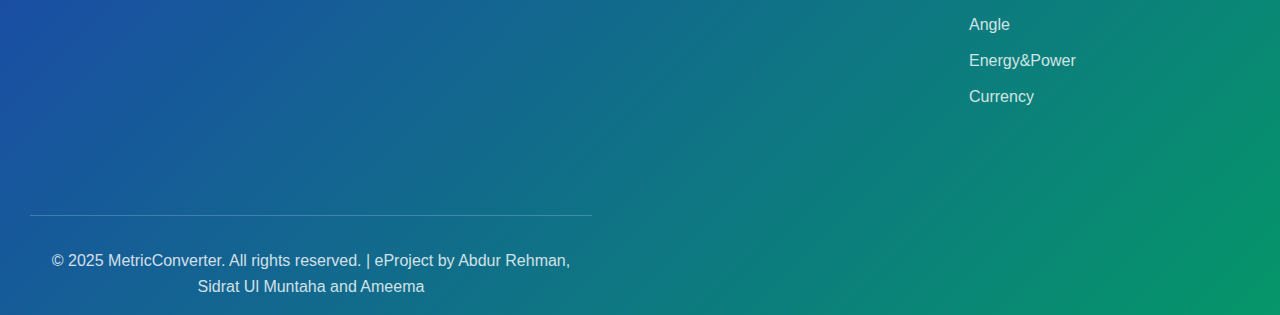
<file: volume.html>
<!DOCTYPE html>
<html lang="en">
<head>
    <meta charset="UTF-8">
    <meta name="viewport" content="width=device-width, initial-scale=1.0">
    <title>Volume Converter - MetricConverter</title>
    <link rel="stylesheet" href="style.css">
    <link rel="stylesheet" href="https://cdnjs.cloudflare.com/ajax/libs/font-awesome/6.0.0/css/all.min.css">
    <link rel="icon" type="image/x-icon" href="data:image/svg+xml,<svg xmlns='http://www.w3.org/2000/svg' viewBox='0 0 100 100'><text y='.9em' font-size='90'>🧪</text></svg>">
    <style>
    

        /* Hero Section */
        .converter-hero {
            background: var(--gradient-primary);
            color: white;
            padding: 140px 20px 80px;
            text-align: center;
            position: relative;
            overflow: hidden;
        }

        .hero-bg-animation {
            position: absolute;
            top: 0;
            left: 0;
            width: 100%;
            height: 100%;
            overflow: hidden;
        }

        .floating-shape {
            position: absolute;
            background: rgba(255,255,255,0.1);
            border-radius: 50%;
            animation: float 6s ease-in-out infinite;
        }

        .shape-1 {
            width: 100px;
            height: 100px;
            top: 10%;
            left: 10%;
            animation-delay: 0s;
        }

        .shape-2 {
            width: 150px;
            height: 150px;
            top: 60%;
            right: 10%;
            animation-delay: 2s;
        }

        .shape-3 {
            width: 80px;
            height: 80px;
            bottom: 20%;
            left: 20%;
            animation-delay: 4s;
        }

        @keyframes float {
            0%, 100% { transform: translateY(0px) rotate(0deg); }
            50% { transform: translateY(-20px) rotate(180deg); }
        }

        .header-icon.animated-icon {
            font-size: 4rem;
            margin-bottom: 1rem;
            animation: bounce 2s ease-in-out infinite;
        }

        @keyframes bounce {
            0%, 100% { transform: translateY(0); }
            50% { transform: translateY(-10px); }
        }

        .animate-pop-in {
            animation: popIn 0.8s ease-out;
        }

        @keyframes popIn {
            0% { opacity: 0; transform: scale(0.8); }
            100% { opacity: 1; transform: scale(1); }
        }

        .unit-counter {
            margin-top: 2rem;
            padding: 1rem 2rem;
            background: rgba(255,255,255,0.2);
            border-radius: 50px;
            display: inline-flex;
            align-items: center;
            gap: 10px;
            backdrop-filter: blur(10px);
        }

        .counter-number {
            font-size: 2rem;
            font-weight: 800;
            color: var(--accent-color);
        }

        /* Glassmorphism Converter Card */
        .glassmorphism {
            background: rgba(255, 255, 255, 0.1);
            backdrop-filter: blur(20px);
            border: 1px solid rgba(255, 255, 255, 0.2);
            box-shadow: 0 8px 32px rgba(0,0,0,0.1);
        }

        .converter-card {
            margin-top: 20px;
            border-radius: 24px;
            padding: 2.5rem;
            margin-bottom: 3rem;
            position: relative;
            overflow: visible;
            background: var(--card-bg);
            box-shadow: var(--shadow);
        }

        .converter-card::before {
            content: '';
            position: absolute;
            top: 0;
            left: 0;
            right: 0;
            height: 4px;
            background: var(--gradient-primary);
        }

        .card-header {
            display: flex;
            justify-content: space-between;
            align-items: center;
            margin-bottom: 2rem;
        }

        .card-header h2 {
            color: var(--text-color);
            display: flex;
            align-items: center;
            gap: 10px;
        }

        .converter-actions {
            display: flex;
            gap: 10px;
        }

        .action-btn {
            background: var(--primary-color);
            color: white;
            border: none;
            width: 40px;
            height: 40px;
            border-radius: 50%;
            display: flex;
            align-items: center;
            justify-content: center;
            cursor: pointer;
            transition: all 0.3s ease;
        }

        .action-btn:hover {
            background: var(--secondary-color);
            transform: scale(1.1);
        }

        /* Fancy Input */
        .fancy-input {
            position: relative;
        }

        .fancy-input label {
            display: flex;
            align-items: center;
            gap: 8px;
            margin-bottom: 0.5rem;
            font-weight: 600;
            color: var(--text-color);
        }

        .input-with-actions {
            position: relative;
            display: flex;
            align-items: center;
        }

        .input-with-actions input {
            width: 100%;
            padding: 20px;
            border: 2px solid var(--border-color);
            border-radius: 16px;
            font-size: 1.3rem;
            font-weight: 600;
            background: var(--bg-color);
            color: var(--text-color);
            transition: all 0.3s ease;
            padding-right: 60px;
        }

        .input-with-actions input:focus {
            border-color: var(--primary-color);
            box-shadow: 0 0 0 4px rgba(37, 99, 235, 0.1);
            transform: translateY(-2px);
        }

        .clear-btn {
            position: absolute;
            right: 15px;
            background: none;
            border: none;
            color: var(--text-color);
            opacity: 0.5;
            cursor: pointer;
            padding: 5px;
            border-radius: 50%;
            transition: all 0.3s ease;
        }

        .clear-btn:hover {
            opacity: 1;
            background: rgba(0,0,0,0.1);
        }

        /* Beautiful Custom Dropdown */
        .units-selection {
            display: grid;
            grid-template-columns: 1fr auto 1fr;
            gap: 2rem;
            align-items: start;
            margin: 2rem 0;
        }

        .unit-selector {
            position: relative;
        }

        .selector-header {
            display: flex;
            align-items: center;
            gap: 8px;
            margin-bottom: 0.5rem;
            font-weight: 600;
            color: var(--text-color);
        }

        .custom-dropdown {
            position: relative;
        }

        .dropdown-selected {
            background: var(--bg-color);
            border: 2px solid var(--border-color);
            border-radius: 16px;
            padding: 18px 20px;
            cursor: pointer;
            display: flex;
            justify-content: space-between;
            align-items: center;
            transition: all 0.3s ease;
            min-height: 60px;
        }

        .dropdown-selected:hover {
            border-color: var(--primary-color);
            transform: translateY(-2px);
        }

        .selected-value {
            display: flex;
            align-items: center;
            gap: 10px;
            font-weight: 600;
        }

        .dropdown-arrow {
            transition: transform 0.3s ease;
        }

        .dropdown-options {
            position: absolute;
            top: 100%;
            left: 0;
            right: 0;
            background: var(--card-bg);
            border: 2px solid var(--border-color);
            border-radius: 16px;
            margin-top: 5px;
            box-shadow: var(--shadow-hover);
            z-index: 9999;
            display: none;
            overflow: hidden;
            max-height: 400px;
            overflow-y: auto;
        }

        .dropdown-options.active {
            display: block;
            animation: slideDown 0.3s ease;
        }

        @keyframes slideDown {
            from { opacity: 0; transform: translateY(-10px); }
            to { opacity: 1; transform: translateY(0); }
        }

        .search-box {
            position: relative;
            padding: 15px;
            border-bottom: 1px solid var(--border-color);
        }

        .search-box input {
            width: 100%;
            padding: 12px 40px 12px 15px;
            border: 1px solid var(--border-color);
            border-radius: 10px;
            background: var(--bg-color);
            color: var(--text-color);
        }

        .search-box i {
            position: absolute;
            right: 25px;
            top: 50%;
            transform: translateY(-50%);
            color: var(--text-color);
            opacity: 0.5;
        }

        .options-list {
            max-height: 350px;
            overflow-y: auto;
        }

        .unit-category {
            padding: 10px 15px;
            background: var(--primary-color);
            color: white;
            font-weight: 600;
            font-size: 0.9rem;
            display: flex;
            align-items: center;
            gap: 8px;
        }

        .unit-category i {
            font-size: 0.8rem;
        }

        .option {
            padding: 15px 20px;
            cursor: pointer;
            display: flex;
            align-items: center;
            gap: 12px;
            transition: all 0.3s ease;
            border-bottom: 1px solid var(--border-color);
        }

        .option:last-child {
            border-bottom: none;
        }

        .option:hover {
            background: var(--primary-color);
            color: white;
        }

        .option i {
            width: 20px;
            text-align: center;
        }

        .option span {
            flex: 1;
            font-weight: 500;
        }

        .option small {
            opacity: 0.7;
            font-size: 0.8rem;
        }

        /* Animated Arrow */
        .animated-arrow {
            display: flex;
            align-items: center;
            justify-content: center;
            padding-top: 2rem;
        }

        .animated-arrow i {
            font-size: 2.5rem;
            color: var(--primary-color);
            background: var(--bg-color);
            padding: 20px;
            border-radius: 50%;
            border: 2px solid var(--border-color);
            animation: pulse 2s ease-in-out infinite;
        }

        @keyframes pulse {
            0%, 100% { transform: scale(1); }
            50% { transform: scale(1.1); }
        }

        /* Shiny Convert Button */
        .convert-btn-main {
            background: var(--gradient-primary);
            color: white;
            border: none;
            padding: 20px 40px;
            border-radius: 16px;
            font-size: 1.2rem;
            font-weight: 600;
            cursor: pointer;
            display: flex;
            align-items: center;
            gap: 12px;
            margin: 2rem auto;
            transition: all 0.3s ease;
            position: relative;
            overflow: hidden;
        }

        .convert-btn-main:hover {
            transform: translateY(-3px);
            box-shadow: 0 10px 25px rgba(37, 99, 235, 0.3);
        }

        .btn-shine {
            position: absolute;
            top: 0;
            left: -100%;
            width: 100%;
            height: 100%;
            background: linear-gradient(90deg, transparent, rgba(255,255,255,0.3), transparent);
            transition: left 0.5s ease;
        }

        .convert-btn-main:hover .btn-shine {
            left: 100%;
        }

        /* Animated Result Section */
        .result-section {
            background: var(--bg-color);
            border-radius: 16px;
            padding: 2rem;
            margin-top: 2rem;
            border: 2px solid var(--border-color);
            min-height: 120px;
            display: flex;
            align-items: center;
            justify-content: center;
            transition: all 0.3s ease;
        }

        .result-placeholder {
            text-align: center;
            color: var(--text-color);
            opacity: 0.7;
        }

        .result-placeholder i {
            font-size: 2rem;
            margin-bottom: 1rem;
            display: block;
            color: var(--primary-color);
        }

        .animated-pulse {
            animation: gentlePulse 2s ease-in-out infinite;
        }

        @keyframes gentlePulse {
            0%, 100% { opacity: 0.7; }
            50% { opacity: 1; }
        }

        .success-result {
            width: 100%;
            text-align: center;
        }

        .result-animation {
            font-size: 3rem;
            color: var(--accent-color);
            margin-bottom: 1rem;
            animation: bounce 1s ease-in-out;
        }

        .result-value {
            font-size: 1.5rem;
            font-weight: 700;
            color: var(--primary-color);
            margin-bottom: 1.5rem;
        }

        .result-details {
            background: rgba(37, 99, 235, 0.1);
            padding: 1.5rem;
            border-radius: 12px;
            text-align: left;
        }

        .result-details p {
            margin-bottom: 0.5rem;
        }

        .error-message {
            color: #ff4444;
            text-align: center;
            padding: 2rem;
        }

        .error-message i {
            font-size: 3rem;
            margin-bottom: 1rem;
            display: block;
        }

        /* Footer */
        .footer {
            background: var(--gradient-secondary);
            color: white;
            padding: 3rem 0 1rem;
            margin-top: 4rem;
        }

        .footer-content {
            display: grid;
            grid-template-columns: 2fr 1fr 1fr;
            gap: 3rem;
            max-width: 1400px;
            margin: 0 auto;
            padding: 0 30px;
        }

        .footer-section h4 {
            margin-bottom: 1.5rem;
            font-size: 1.3rem;
            display: flex;
            align-items: center;
            gap: 10px;
        }

        .footer-section p {
            opacity: 0.9;
            line-height: 1.6;
        }

        .footer-section a {
            color: white;
            text-decoration: none;
            display: block;
            margin-bottom: 10px;
            opacity: 0.8;
            transition: all 0.3s ease;
        }

        .footer-section a:hover {
            opacity: 1;
            transform: translateX(5px);
        }

        .footer-bottom {
            text-align: center;
            margin-top: 3rem;
            padding-top: 2rem;
            border-top: 1px solid rgba(255,255,255,0.2);
        }

        .footer-bottom p {
            opacity: 0.8;
            font-size: 1rem;
        }

        /* Responsive Design */
        @media (max-width: 768px) {
            .units-selection {
                grid-template-columns: 1fr;
                gap: 1rem;
            }
            
            .animated-arrow {
                transform: rotate(90deg);
                padding: 1rem 0;
            }
            
            .unit-counter {
                flex-direction: column;
                gap: 5px;
            }
        }
        @media (max-width: 768px) {


/* Navbar */
.navbar .nav-menu {
display: none;
}
.mobile-menu-btn {
display: block;
}


/* Converter Card */
.converter-card {
padding: 1.5rem;
}


.units-selection {
grid-template-columns: 1fr !important;
gap: 1rem;
}


.animated-arrow {
transform: rotate(90deg);
margin: 1rem 0;
}


.dropdown-selected {
min-height: 55px;
padding: 14px 18px;
}


.input-with-actions input {
font-size: 1.1rem;
padding: 16px;
}


/* Result Section */
.result-value {
font-size: 1.2rem;
}


.result-details {
font-size: 0.9rem;
}


/* Footer */
.footer-content {
grid-template-columns: 1fr;
text-align: center;
}
}


/* ===== SMALL MOBILES (max-width: 480px) ===== */
@media (max-width: 480px) {


.converter-hero {
padding: 100px 20px 60px;
}


h1 {
font-size: 1.8rem !important;
}


.converter-card {
padding: 1rem;
}


.convert-btn-main {
padding: 15px 25px;
font-size: 1rem;
}


.dropdown-selected {
font-size: 0.9rem;
}


.result-animation {
font-size: 2.2rem;
}


}
 </style>
</head>
<body>
     <!-- Top Navigation Bar -->
    <nav class="navbar">
        <div class="nav-container">
            <div class="nav-logo">
                <a href="index.html"><i class="fas fa-ruler-combined"></i></a>
                <span>MetricConverter</span>
            </div>
            <div class="nav-menu">
                <a href="index.html" class="nav-link ">
                    <i class="fas fa-home"></i>
                    <span>Home</span>
                </a>
                <div class="dropdown">
                    <a href="#" class="nav-link active">
                        <i class="fas fa-calculator"></i>
                        <span>Converters</span>
                        <i class="fas fa-chevron-down"></i>
                    </a>
                   <div class="dropdown-content">
                     <a href="length.html"><i class="fas fa-ruler-horizontal"></i> Length</a>
                     <a href="area.html"><i class="fas fa-border-all"></i> Area</a>
                     <a href="volume.html"><i class="fas fa-flask"></i> Volume</a>
                     <a href="mass.html"><i class="fas fa-weight-hanging"></i> Mass</a>
                     <a href="temperature.html"><i class="fas fa-thermometer-half"></i> Temperature</a>
                     <a href="time.html"><i class="fas fa-clock"></i> Time</a>
                     <a href="angle.html"><i class="fas fa-shapes"></i> Angle</a>
                     <a href="energy-and-power.html"><i class="fas fa-bolt"></i> Energy and Power</a>
                     <a href="currency.html"><i class="fas fa-money-bill-wave"></i> Currency</a>
                   </div>
            </div>

                <a href="charts.html" class="nav-link">
                    <i class="fas fa-chart-bar"></i>
                    <span>Charts</span>
                </a>
                <a href="history.html" class="nav-link">
                    <i class="fas fa-history"></i>
                    <span>History</span>
                </a>
                <a href="articles.html" class="nav-link">
                    <i class="fas fa-newspaper"></i>
                    <span>Articles</span>
                </a>
                <a href="faq.html" class="nav-link">
                    <i class="fas fa-question-circle"></i>
                    <span>FAQ</span>
                </a>
            </div>
            <div class="nav-actions">
                <button id="darkModeToggle" class="dark-mode-btn">
                    <i class="fas fa-moon"></i>
                </button>
                <button class="mobile-menu-btn">
                    <i class="fas fa-bars"></i>
                </button>
            </div>
        </div>
    </nav>

    <!-- Mobile Menu  -->
<div class="mobile-menu">
    <div class="mobile-nav-links">
        <a href="index.html" class="mobile-nav-link ">
            <i class="fas fa-home"></i>
            <span>Home</span>
        </a>
        
        <!-- Mobile Dropdown for Converters -->
        <div class="mobile-dropdown">
            <button class="mobile-dropdown-toggle">
                <div class="toggle-content">
                    <i class="fas fa-calculator"></i>
                    <span>Converters</span>
                </div>
                <i class="fas fa-chevron-down"></i>
            </button>
            <div class="mobile-dropdown-content">
                <a href="length.html" class="mobile-nav-link">
                    <i class="fas fa-ruler-horizontal"></i>
                    <span>Length</span>
                </a>
                <a href="area.html" class="mobile-nav-link">
                    <i class="fas fa-border-all"></i>
                    <span>Area</span>
                </a>
                <a href="volume.html" class="mobile-nav-link active">
                    <i class="fas fa-flask"></i>
                    <span>Volume</span>
                </a>
                <a href="mass.html" class="mobile-nav-link">
                    <i class="fas fa-weight-hanging"></i>
                    <span>Mass</span>
                </a>
                <a href="temperature.html" class="mobile-nav-link">
                    <i class="fas fa-thermometer-half"></i>
                    <span>Temperature</span>
                </a>
                <a href="time.html" class="mobile-nav-link">
                    <i class="fas fa-clock"></i>
                    <span>Time</span>
                </a>
                <a href="angle.html" class="mobile-nav-link">
                    <i class="fas fa-shapes"></i>
                    <span>Angle</span>
                </a>
                <a href="energy-and-power.html" class="mobile-nav-link">
                    <i class="fas fa-bolt"></i>
                    <span>Energy and Power</span>
                </a>
                <a href="currency.html" class="mobile-nav-link">
                    <i class="fas fa-money-bill-wave"></i>
                    <span>Currency</span>
                </a>
            </div>
        </div>

        <a href="charts.html" class="mobile-nav-link">
            <i class="fas fa-chart-bar"></i>
            <span>Charts</span>
        </a>
        <a href="history.html" class="mobile-nav-link">
            <i class="fas fa-history"></i>
            <span>History</span>
        </a>
        <a href="articles.html" class="mobile-nav-link">
            <i class="fas fa-newspaper"></i>
            <span>Articles</span>
        </a>
        <a href="faq.html" class="mobile-nav-link">
            <i class="fas fa-question-circle"></i>
            <span>FAQ</span>
        </a>
    </div>
</div>


    <!-- Animated Hero Section -->
    <section class="converter-hero">
        <div class="hero-bg-animation">
            <div class="floating-shape shape-1"></div>
            <div class="floating-shape shape-2"></div>
            <div class="floating-shape shape-3"></div>
        </div>
        <div class="container">
            <div class="converter-header">
                <div class="header-icon animated-icon">
                    <i class="fas fa-flask"></i>
                </div>
                <h1 class="animate-pop-in">Volume Converter</h1>
                <p class="animate-pop-in">Convert between metric and imperial volume units with precision</p>
                <div class="unit-counter">
                    <span class="counter-number">18+</span>
                    <span>Units Supported</span>
                </div>
            </div>
        </div>
    </section>

    <!-- Main Converter Section -->
    <section class="converter-section">
        <div class="container">
            <!-- Interactive Converter Card -->
            <div class="converter-card">
                <div class="card-header">
                    <h2><i class="fas fa-exchange-alt"></i> Convert Volume</h2>
                    <div class="converter-actions">
                        <button class="action-btn" id="swapBtn" title="Swap Units">
                            <i class="fas fa-random"></i>
                        </button>
                        <button class="action-btn" id="resetBtn" title="Reset">
                            <i class="fas fa-redo"></i>
                        </button>
                    </div>
                </div>

                <div class="converter-body">
                    <!-- Input Section -->
                    <div class="input-section">
                        <div class="input-group fancy-input">
                            <label for="volumeValue">
                                <i class="fas fa-pencil-alt"></i>
                                Enter Value
                            </label>
                            <div class="input-with-actions">
                                <input type="number" id="volumeValue" placeholder="0.00" step="any" autofocus>
                                <button class="clear-btn" id="clearBtn">
                                    <i class="fas fa-times"></i>
                                </button>
                            </div>
                        </div>
                    </div>

                    <!-- Units Selection with Beautiful Dropdowns -->
                    <div class="units-selection">
                        <div class="unit-selector">
                            <div class="selector-header">
                                <i class="fas fa-arrow-down"></i>
                                <span>From Unit</span>
                            </div>
                            <div class="custom-dropdown">
                                <div class="dropdown-selected" id="fromDropdownSelected">
                                    <span class="selected-value">
                                        <i class="fas fa-wine-bottle"></i>
                                        Liters
                                    </span>
                                    <i class="fas fa-chevron-down dropdown-arrow"></i>
                                </div>
                                <div class="dropdown-options" id="fromDropdown">
                                    <div class="search-box">
                                        <input type="text" placeholder="Search units..." id="fromSearch">
                                        <i class="fas fa-search"></i>
                                    </div>
                                    <div class="options-list">
                                        <div class="unit-category">
                                            <i class="fas fa-tint"></i>
                                            Metric Units
                                        </div>
                                        <div class="option" data-value="milliliters">
                                            <i class="fas fa-vial"></i>
                                            <span>Milliliters</span>
                                            <small>ml</small>
                                        </div>
                                        <div class="option" data-value="centiliters">
                                            <i class="fas fa-vial"></i>
                                            <span>Centiliters</span>
                                            <small>cl</small>
                                        </div>
                                        <div class="option" data-value="deciliters">
                                            <i class="fas fa-flask"></i>
                                            <span>Deciliters</span>
                                            <small>dl</small>
                                        </div>
                                        <div class="option" data-value="liters">
                                            <i class="fas fa-wine-bottle"></i>
                                            <span>Liters</span>
                                            <small>L</small>
                                        </div>
                                        <div class="option" data-value="cubicCentimeters">
                                            <i class="fas fa-cube"></i>
                                            <span>Cubic Centimeters</span>
                                            <small>cm³</small>
                                        </div>
                                        <div class="option" data-value="cubicMeters">
                                            <i class="fas fa-cube"></i>
                                            <span>Cubic Meters</span>
                                            <small>m³</small>
                                        </div>
                                        
                                        <div class="unit-category">
                                            <i class="fas fa-beer"></i>
                                            Imperial Units
                                        </div>
                                        <div class="option" data-value="teaspoons">
                                            <i class="fas fa-spoon"></i>
                                            <span>Teaspoons</span>
                                            <small>tsp</small>
                                        </div>
                                        <div class="option" data-value="tablespoons">
                                            <i class="fas fa-utensil-spoon"></i>
                                            <span>Tablespoons</span>
                                            <small>tbsp</small>
                                        </div>
                                        <div class="option" data-value="fluidOunces">
                                            <i class="fas fa-glass-whiskey"></i>
                                            <span>Fluid Ounces</span>
                                            <small>fl oz</small>
                                        </div>
                                        <div class="option" data-value="cups">
                                            <i class="fas fa-mug-hot"></i>
                                            <span>Cups</span>
                                            <small>cup</small>
                                        </div>
                                        <div class="option" data-value="pints">
                                            <i class="fas fa-beer"></i>
                                            <span>Pints</span>
                                            <small>pt</small>
                                        </div>
                                        <div class="option" data-value="quarts">
                                            <i class="fas fa-wine-bottle"></i>
                                            <span>Quarts</span>
                                            <small>qt</small>
                                        </div>
                                        <div class="option" data-value="gallons">
                                            <i class="fas fa-gas-pump"></i>
                                            <span>Gallons</span>
                                            <small>gal</small>
                                        </div>
                                        <div class="option" data-value="cubicInches">
                                            <i class="fas fa-cube"></i>
                                            <span>Cubic Inches</span>
                                            <small>in³</small>
                                        </div>
                                        <div class="option" data-value="cubicFeet">
                                            <i class="fas fa-cube"></i>
                                            <span>Cubic Feet</span>
                                            <small>ft³</small>
                                        </div>
                                        <div class="option" data-value="cubicYards">
                                            <i class="fas fa-cube"></i>
                                            <span>Cubic Yards</span>
                                            <small>yd³</small>
                                        </div>
                                        
                                        <div class="unit-category">
                                            <i class="fas fa-globe-americas"></i>
                                            Cooking & Others
                                        </div>
                                        <div class="option" data-value="drops">
                                            <i class="fas fa-tint"></i>
                                            <span>Drops</span>
                                            <small>gtt</small>
                                        </div>
                                        <div class="option" data-value="barrels">
                                            <i class="fas fa-oil-can"></i>
                                            <span>Barrels</span>
                                            <small>bbl</small>
                                        </div>
                                        <div class="option" data-value="bushels">
                                            <i class="fas fa-wheat"></i>
                                            <span>Bushels</span>
                                            <small>bu</small>
                                        </div>
                                    </div>
                                </div>
                            </div>
                        </div>

                        <div class="convert-arrow animated-arrow">
                            <i class="fas fa-arrow-right"></i>
                        </div>

                        <div class="unit-selector">
                            <div class="selector-header">
                                <i class="fas fa-arrow-up"></i>
                                <span>To Unit</span>
                            </div>
                            <div class="custom-dropdown">
                                <div class="dropdown-selected" id="toDropdownSelected">
                                    <span class="selected-value">
                                        <i class="fas fa-gas-pump"></i>
                                        Gallons
                                    </span>
                                    <i class="fas fa-chevron-down dropdown-arrow"></i>
                                </div>
                                <div class="dropdown-options" id="toDropdown">
                                    <div class="search-box">
                                        <input type="text" placeholder="Search units..." id="toSearch">
                                        <i class="fas fa-search"></i>
                                    </div>
                                    <div class="options-list">
                                        <div class="unit-category">
                                            <i class="fas fa-beer"></i>
                                            Imperial Units
                                        </div>
                                        <div class="option" data-value="teaspoons">
                                            <i class="fas fa-spoon"></i>
                                            <span>Teaspoons</span>
                                            <small>tsp</small>
                                        </div>
                                        <div class="option" data-value="tablespoons">
                                            <i class="fas fa-utensil-spoon"></i>
                                            <span>Tablespoons</span>
                                            <small>tbsp</small>
                                        </div>
                                        <div class="option" data-value="fluidOunces">
                                            <i class="fas fa-glass-whiskey"></i>
                                            <span>Fluid Ounces</span>
                                            <small>fl oz</small>
                                        </div>
                                        <div class="option" data-value="cups">
                                            <i class="fas fa-mug-hot"></i>
                                            <span>Cups</span>
                                            <small>cup</small>
                                        </div>
                                        <div class="option" data-value="pints">
                                            <i class="fas fa-beer"></i>
                                            <span>Pints</span>
                                            <small>pt</small>
                                        </div>
                                        <div class="option" data-value="quarts">
                                            <i class="fas fa-wine-bottle"></i>
                                            <span>Quarts</span>
                                            <small>qt</small>
                                        </div>
                                        <div class="option" data-value="gallons">
                                            <i class="fas fa-gas-pump"></i>
                                            <span>Gallons</span>
                                            <small>gal</small>
                                        </div>
                                        <div class="option" data-value="cubicInches">
                                            <i class="fas fa-cube"></i>
                                            <span>Cubic Inches</span>
                                            <small>in³</small>
                                        </div>
                                        <div class="option" data-value="cubicFeet">
                                            <i class="fas fa-cube"></i>
                                            <span>Cubic Feet</span>
                                            <small>ft³</small>
                                        </div>
                                        <div class="option" data-value="cubicYards">
                                            <i class="fas fa-cube"></i>
                                            <span>Cubic Yards</span>
                                            <small>yd³</small>
                                        </div>
                                        
                                        <div class="unit-category">
                                            <i class="fas fa-tint"></i>
                                            Metric Units
                                        </div>
                                        <div class="option" data-value="milliliters">
                                            <i class="fas fa-vial"></i>
                                            <span>Milliliters</span>
                                            <small>ml</small>
                                        </div>
                                        <div class="option" data-value="centiliters">
                                            <i class="fas fa-vial"></i>
                                            <span>Centiliters</span>
                                            <small>cl</small>
                                        </div>
                                        <div class="option" data-value="deciliters">
                                            <i class="fas fa-flask"></i>
                                            <span>Deciliters</span>
                                            <small>dl</small>
                                        </div>
                                        <div class="option" data-value="liters">
                                            <i class="fas fa-wine-bottle"></i>
                                            <span>Liters</span>
                                            <small>L</small>
                                        </div>
                                        <div class="option" data-value="cubicCentimeters">
                                            <i class="fas fa-cube"></i>
                                            <span>Cubic Centimeters</span>
                                            <small>cm³</small>
                                        </div>
                                        <div class="option" data-value="cubicMeters">
                                            <i class="fas fa-cube"></i>
                                            <span>Cubic Meters</span>
                                            <small>m³</small>
                                        </div>
                                        
                                        <div class="unit-category">
                                            <i class="fas fa-globe-americas"></i>
                                            Cooking & Others
                                        </div>
                                        <div class="option" data-value="drops">
                                            <i class="fas fa-tint"></i>
                                            <span>Drops</span>
                                            <small>gtt</small>
                                        </div>
                                        <div class="option" data-value="barrels">
                                            <i class="fas fa-oil-can"></i>
                                            <span>Barrels</span>
                                            <small>bbl</small>
                                        </div>
                                        <div class="option" data-value="bushels">
                                            <i class="fas fa-wheat"></i>
                                            <span>Bushels</span>
                                            <small>bu</small>
                                        </div>
                                    </div>
                                </div>
                            </div>
                        </div>
                    </div>

                    <!-- Convert Button -->
                    <button class="convert-btn-main" id="convertBtn">
                        <i class="fas fa-bolt"></i>
                        Convert Now
                        <div class="btn-shine"></div>
                    </button>
                </div>

                <!-- Result Display -->
                <div class="result-section" id="resultSection">
                    <div class="result-placeholder animated-pulse">
                        <i class="fas fa-calculator"></i>
                        <p>Enter values to see magic happen!</p>
                    </div>
                </div>
            </div>
        </div>
    </section>

     <!-- Footer -->
    <footer class="footer">
        <div class="container">
            <div class="footer-content">
                <div class="footer-section">
                    <h4><i class="fas fa-ruler-combined"></i> MetricConverter</h4>
                    <p>Your trusted companion for all unit conversion needs. Fast, accurate, and easy to use.</p>
                </div>
                <div class="footer-section">
                    <h4>Quick Links</h4>
                    <a href="index.html">Home</a>
                    <a href="charts.html">Charts</a>
                    <a href="history.html">History</a>
                    <a href="articles.html">Article</a>
                    <a href="faq.html">Help & FAQ</a>
                </div>
                <div class="footer-section">
                    <h4>Converters</h4>
                    <a href="length.html">Length</a>
                    <a href="area.html">Area</a>
                    <a href="volume.html">Volume</a>
                    <a href="mass.html">Mass</a>
                    <a href="temperature.html">Temperature</a>
                    <a href="time.html">Time</a>
                    <a href="angle.html">Angle</a>
                    <a href="energy-and-power.html">Energy&Power</a>
                    <a href="currency.html">Currency</a>
                </div>
                <div class="footer-bottom">
                <p>&copy; 2025 MetricConverter. All rights reserved. | eProject by Abdur Rehman, Sidrat Ul Muntaha and Ameema</p>
            </div>
        </div>
    </footer>

    <script src="script.js"></script>

    <script>
        // Global variables
        let fromUnit = 'liters';
        let toUnit = 'gallons';

        // DOM Elements
        const fromDropdownSelected = document.getElementById('fromDropdownSelected');
        const toDropdownSelected = document.getElementById('toDropdownSelected');
        const fromDropdown = document.getElementById('fromDropdown');
        const toDropdown = document.getElementById('toDropdown');
        const fromSearch = document.getElementById('fromSearch');
        const toSearch = document.getElementById('toSearch');
        const volumeValue = document.getElementById('volumeValue');
        const resultSection = document.getElementById('resultSection');
        const convertBtn = document.getElementById('convertBtn');
        const swapBtn = document.getElementById('swapBtn');
        const resetBtn = document.getElementById('resetBtn');
        const clearBtn = document.getElementById('clearBtn');

        // Initialize the converter
        document.addEventListener('DOMContentLoaded', function() {
            // Set up event listeners
            setupEventListeners();
            
            // Auto-convert on page load if there's a value
            if (volumeValue.value && volumeValue.value !== '0') {
                convertVolume();
            }
        });

        // Set up all event listeners
        function setupEventListeners() {
            // Dropdown toggle
            fromDropdownSelected.addEventListener('click', () => toggleDropdown(fromDropdown));
            toDropdownSelected.addEventListener('click', () => toggleDropdown(toDropdown));
            
            // Search functionality
            fromSearch.addEventListener('input', () => filterOptions(fromSearch, fromDropdown));
            toSearch.addEventListener('input', () => filterOptions(toSearch, toDropdown));
            
            // Unit selection
            document.querySelectorAll('#fromDropdown .option').forEach(option => {
                option.addEventListener('click', () => selectUnit(option, 'from'));
            });
            
            document.querySelectorAll('#toDropdown .option').forEach(option => {
                option.addEventListener('click', () => selectUnit(option, 'to'));
            });
            
            // Convert button
            convertBtn.addEventListener('click', convertVolume);
            
            // Swap units
            swapBtn.addEventListener('click', swapUnits);
            
            // Reset converter
            resetBtn.addEventListener('click', resetConverter);
            
            // Clear input
            clearBtn.addEventListener('click', clearInput);
            
            // Auto-convert on input change
            volumeValue.addEventListener('input', function() {
                if (this.value && this.value !== '0') {
                    convertVolume();
                } else {
                    showPlaceholder();
                }
            });
            
            // Close dropdowns when clicking outside
            document.addEventListener('click', function(event) {
                if (!fromDropdownSelected.contains(event.target) && !fromDropdown.contains(event.target)) {
                    fromDropdown.classList.remove('active');
                }
                if (!toDropdownSelected.contains(event.target) && !toDropdown.contains(event.target)) {
                    toDropdown.classList.remove('active');
                }
            });
        }

        // Toggle dropdown visibility
        function toggleDropdown(dropdown) {
            // Close all other dropdowns
            document.querySelectorAll('.dropdown-options').forEach(d => {
                if (d !== dropdown) d.classList.remove('active');
            });
            
            // Toggle current dropdown
            dropdown.classList.toggle('active');
            
            // Update arrow rotation
            const arrow = dropdown.parentElement.querySelector('.dropdown-arrow');
            if (dropdown.classList.contains('active')) {
                arrow.style.transform = 'rotate(180deg)';
            } else {
                arrow.style.transform = 'rotate(0deg)';
            }
        }

        // Filter dropdown options based on search
        function filterOptions(searchInput, dropdown) {
            const searchTerm = searchInput.value.toLowerCase();
            const options = dropdown.querySelectorAll('.option');
            
            options.forEach(option => {
                const text = option.querySelector('span').textContent.toLowerCase();
                if (text.includes(searchTerm)) {
                    option.style.display = 'flex';
                } else {
                    option.style.display = 'none';
                }
            });
        }

        // Select a unit from dropdown
        function selectUnit(option, type) {
            const value = option.getAttribute('data-value');
            const text = option.querySelector('span').textContent;
            const icon = option.querySelector('i').className;
            
            if (type === 'from') {
                fromUnit = value;
                fromDropdownSelected.querySelector('.selected-value').innerHTML = `<i class="${icon}"></i> ${text}`;
                fromDropdown.classList.remove('active');
                fromDropdownSelected.querySelector('.dropdown-arrow').style.transform = 'rotate(0deg)';
            } else {
                toUnit = value;
                toDropdownSelected.querySelector('.selected-value').innerHTML = `<i class="${icon}"></i> ${text}`;
                toDropdown.classList.remove('active');
                toDropdownSelected.querySelector('.dropdown-arrow').style.transform = 'rotate(0deg)';
            }
            
            // Auto-convert if there's a value
            if (volumeValue.value && volumeValue.value !== '0') {
                convertVolume();
            }
        }

        // Swap the from and to units
        function swapUnits() {
            // Swap unit values
            [fromUnit, toUnit] = [toUnit, fromUnit];
            
            // Swap displayed values
            const fromDisplay = fromDropdownSelected.querySelector('.selected-value').innerHTML;
            const toDisplay = toDropdownSelected.querySelector('.selected-value').innerHTML;
            
            fromDropdownSelected.querySelector('.selected-value').innerHTML = toDisplay;
            toDropdownSelected.querySelector('.selected-value').innerHTML = fromDisplay;
            
            // Auto-convert if there's a value
            if (volumeValue.value && volumeValue.value !== '0') {
                convertVolume();
            }
        }

        // Reset the converter
        function resetConverter() {
            volumeValue.value = '';
            showPlaceholder();
        }

        // Clear the input field
        function clearInput() {
            volumeValue.value = '';
            volumeValue.focus();
            showPlaceholder();
        }

        // Show placeholder result
        function showPlaceholder() {
            resultSection.innerHTML = `
                <div class="result-placeholder animated-pulse">
                    <i class="fas fa-calculator"></i>
                    <p>Enter values to see magic happen!</p>
                </div>
            `;
        }

        // Show error message
        function showError(message) {
            resultSection.innerHTML = `
                <div class="error-message">
                    <i class="fas fa-exclamation-triangle"></i>
                    <p>${message}</p>
                </div>
            `;
        }

        // Show success result
        function showResult(value, result) {
            // Get unit names
            const fromUnitName = fromDropdownSelected.querySelector('span').textContent.trim();
            const toUnitName = toDropdownSelected.querySelector('span').textContent.trim();
            
            resultSection.innerHTML = `
                <div class="success-result">
                    <div class="result-animation">
                        <i class="fas fa-check-circle"></i>
                    </div>
                    <div class="result-value">${result} ${toUnitName}</div>
                    <div class="result-details">
                        <p><strong>${value}</strong> ${fromUnitName} = <strong>${result}</strong> ${toUnitName}</p>
                        <p>Conversion: ${fromUnitName} → ${toUnitName}</p>
                    </div>
                </div>
            `;
        }

        // Convert volume units
        function convertVolume() {
            const value = parseFloat(volumeValue.value);
            
            // Validate input
            if (isNaN(value)) {
                showError("Please enter a valid number");
                return;
            }
            
            if (value < 0) {
                showError("Volume cannot be negative");
                return;
            }
            
            // Convert to liters first (base unit)
            let valueInLiters = 0;
            
            // Convert from unit to liters
            switch(fromUnit) {
                // Metric units
                case 'milliliters':
                    valueInLiters = value * 0.001;
                    break;
                case 'centiliters':
                    valueInLiters = value * 0.01;
                    break;
                case 'deciliters':
                    valueInLiters = value * 0.1;
                    break;
                case 'liters':
                    valueInLiters = value;
                    break;
                case 'cubicCentimeters':
                    valueInLiters = value * 0.001;
                    break;
                case 'cubicMeters':
                    valueInLiters = value * 1000;
                    break;
                    
                // Imperial units
                case 'teaspoons':
                    valueInLiters = value * 0.00492892;
                    break;
                case 'tablespoons':
                    valueInLiters = value * 0.0147868;
                    break;
                case 'fluidOunces':
                    valueInLiters = value * 0.0295735;
                    break;
                case 'cups':
                    valueInLiters = value * 0.236588;
                    break;
                case 'pints':
                    valueInLiters = value * 0.473176;
                    break;
                case 'quarts':
                    valueInLiters = value * 0.946353;
                    break;
                case 'gallons':
                    valueInLiters = value * 3.78541;
                    break;
                case 'cubicInches':
                    valueInLiters = value * 0.0163871;
                    break;
                case 'cubicFeet':
                    valueInLiters = value * 28.3168;
                    break;
                case 'cubicYards':
                    valueInLiters = value * 764.555;
                    break;
                    
                // Cooking & others
                case 'drops':
                    valueInLiters = value * 0.00005;
                    break;
                case 'barrels':
                    valueInLiters = value * 119.240471;
                    break;
                case 'bushels':
                    valueInLiters = value * 35.2391;
                    break;
                    
                default:
                    valueInLiters = value;
            }
            
            // Convert from liters to target unit
            let result = 0;
            
            switch(toUnit) {
                // Metric units
                case 'milliliters':
                    result = valueInLiters / 0.001;
                    break;
                case 'centiliters':
                    result = valueInLiters / 0.01;
                    break;
                case 'deciliters':
                    result = valueInLiters / 0.1;
                    break;
                case 'liters':
                    result = valueInLiters;
                    break;
                case 'cubicCentimeters':
                    result = valueInLiters / 0.001;
                    break;
                case 'cubicMeters':
                    result = valueInLiters / 1000;
                    break;
                    
                // Imperial units
                case 'teaspoons':
                    result = valueInLiters / 0.00492892;
                    break;
                case 'tablespoons':
                    result = valueInLiters / 0.0147868;
                    break;
                case 'fluidOunces':
                    result = valueInLiters / 0.0295735;
                    break;
                case 'cups':
                    result = valueInLiters / 0.236588;
                    break;
                case 'pints':
                    result = valueInLiters / 0.473176;
                    break;
                case 'quarts':
                    result = valueInLiters / 0.946353;
                    break;
                case 'gallons':
                    result = valueInLiters / 3.78541;
                    break;
                case 'cubicInches':
                    result = valueInLiters / 0.0163871;
                    break;
                case 'cubicFeet':
                    result = valueInLiters / 28.3168;
                    break;
                case 'cubicYards':
                    result = valueInLiters / 764.555;
                    break;
                    
                // Cooking & others
                case 'drops':
                    result = valueInLiters / 0.00005;
                    break;
                case 'barrels':
                    result = valueInLiters / 119.240471;
                    break;
                case 'bushels':
                    result = valueInLiters / 35.2391;
                    break;
                    
                default:
                    result = valueInLiters;
            }
            
            // Format the result
            const formattedResult = formatNumber(result);
            
            // Display the result
            showResult(value, formattedResult);
        }

        // Format number for display
        function formatNumber(num) {
            if (num === 0) return '0';
            
            // For very small numbers, use scientific notation
            if (Math.abs(num) < 0.000001) {
                return num.toExponential(6);
            }
            
            // For very large numbers, use scientific notation
            if (Math.abs(num) > 1000000000) {
                return num.toExponential(6);
            }
            
            // Determine the number of decimal places based on the value
            let decimalPlaces = 6;
            if (Math.abs(num) < 0.01) {
                decimalPlaces = 10;
            } else if (Math.abs(num) < 1) {
                decimalPlaces = 8;
            } else if (Math.abs(num) < 100) {
                decimalPlaces = 6;
            } else if (Math.abs(num) < 10000) {
                decimalPlaces = 4;
            } else {
                decimalPlaces = 2;
            }
            
            // Format the number with the appropriate decimal places
            return parseFloat(num.toFixed(decimalPlaces)).toString();
        }
       </script>
</body>
</html>
</file>
<file: style.css>
/* Improved Base Styles */
:root {
    /* New Professional Color Scheme */
    --primary-color: #2563eb;
    --secondary-color: #1e40af;
    --accent-color: #06d6a0;
    --text-color: #1f2937;
    --bg-color: #f8fafc;
    --card-bg: #ffffff;
    --border-color: #e2e8f0;
    --gradient-primary: linear-gradient(135deg, #2563eb, #06d6a0);
    --gradient-secondary: linear-gradient(135deg, #1e40af, #059669);
    --shadow: 0 10px 25px rgba(0,0,0,0.1);
    --shadow-hover: 0 20px 40px rgba(0,0,0,0.15);
}

[data-theme="dark"] {
    --primary-color: #3b82f6;
    --secondary-color: #1e3a8a;
    --accent-color: #10b981;
    --text-color: #f1f5f9;
    --bg-color: #0f172a;
    --card-bg: #1e293b;
    --border-color: #334155;
    --gradient-primary: linear-gradient(135deg, #3b82f6, #10b981);
    --gradient-secondary: linear-gradient(135deg, #1e3a8a, #047857);
    --shadow: 0 10px 25px rgba(0,0,0,0.3);
    --shadow-hover: 0 20px 40px rgba(0,0,0,0.4);
}

* {
    margin: 0;
    padding: 0;
    box-sizing: border-box;
}

body {
    font-family: 'Inter', 'Segoe UI', Arial, sans-serif;
    background-color: var(--bg-color);
    color: var(--text-color);
    transition: all 0.3s ease;
    line-height: 1.6;
}

/* Improved Navigation */
.navbar {
    background: var(--gradient-secondary);
    padding: 0;
    position: fixed;
    top: 0;
    width: 100%;
    z-index: 1000;
    box-shadow: var(--shadow);
    backdrop-filter: blur(10px);
}

.nav-container {
    display: flex;
    justify-content: space-between;
    align-items: center;
    max-width: 1400px;
    margin: 0 auto;
    padding: 0 30px;
    height: 70px;
}

.nav-logo {
    color: white;
    font-size: 1.6rem;
    font-weight: 700;
    display: flex;
    align-items: center;
    gap: 12px;
}

.nav-logo i {
    font-size: 1.8rem;
    color: var(--accent-color);
}

.nav-menu {
    display: flex;
    gap: 0;
    align-items: center;
}

.nav-link {
    color: white;
    text-decoration: none;
    padding: 22px 18px;
    display: flex;
    align-items: center;
    gap: 8px;
    transition: all 0.3s ease;
    font-weight: 500;
    border-bottom: 3px solid transparent;
    position: relative;
}

.nav-link:hover, .nav-link.active {
    background-color: rgba(255,255,255,0.15);
    border-bottom-color: var(--accent-color);
}

.nav-link i {
    font-size: 1rem;
}

/* Dropdown Menu */
.dropdown {
    position: relative;
}

.dropdown-content {
    display: none;
    position: absolute;
    top: 100%;
    left: 0;
    background: var(--card-bg);
    min-width: 220px;
    box-shadow: var(--shadow-hover);
    border-radius: 12px;
    z-index: 1000;
    overflow: hidden;
}

.dropdown:hover .dropdown-content {
    display: block;
}

.dropdown-content a {
    color: var(--text-color);
    padding: 15px 20px;
    text-decoration: none;
    display: flex;
    align-items: center;
    gap: 10px;
    transition: all 0.3s ease;
    border-bottom: 1px solid var(--border-color);
}

.dropdown-content a:last-child {
    border-bottom: none;
}

.dropdown-content a:hover {
    background: var(--primary-color);
    color: white;
}

.dark-mode-btn, .mobile-menu-btn {
    background: rgba(255,255,255,0.1);
    border: 2px solid rgba(255,255,255,0.3);
    color: white;
    font-size: 1.2rem;
    cursor: pointer;
    padding: 12px;
    border-radius: 50%;
    transition: all 0.3s ease;
    backdrop-filter: blur(10px);
    margin-left: 10px;
}

.dark-mode-btn:hover, .mobile-menu-btn:hover {
    background: rgba(255,255,255,0.2);
    transform: scale(1.1);
}

.mobile-menu-btn {
    display: none;
}

/* Improved Hero Section */
.hero {
    background: var(--gradient-primary);
    color: white;
    padding: 140px 20px 80px;
    text-align: center;
    position: relative;
    overflow: hidden;
}

.hero::before {
    content: '';
    position: absolute;
    top: 0;
    left: 0;
    right: 0;
    bottom: 0;
    background: url('data:image/svg+xml,<svg xmlns="http://www.w3.org/2000/svg" viewBox="0 0 1000 100" fill="rgba(255,255,255,0.1)"><polygon points="1000,100 1000,0 0,100"></polygon></svg>');
    background-size: cover;
}

.hero-container {
    max-width: 900px;
    margin: 0 auto;
    position: relative;
    z-index: 1;
}

.hero-title {
    font-size: 3.5rem;
    margin-bottom: 1.5rem;
    font-weight: 800;
    text-shadow: 2px 2px 4px rgba(0,0,0,0.3);
}

.hero-subtitle {
    font-size: 1.3rem;
    margin-bottom: 3rem;
    opacity: 0.95;
    font-weight: 300;
}

/* Improved Quick Converter */
.quick-converter {
    background: rgba(255,255,255,0.15);
    padding: 2.5rem;
    border-radius: 20px;
    backdrop-filter: blur(15px);
    border: 1px solid rgba(255,255,255,0.2);
    box-shadow: var(--shadow);
}

.quick-converter h3 {
    margin-bottom: 1.5rem;
    font-size: 1.5rem;
    color: white;
    display: flex;
    align-items: center;
    justify-content: center;
    gap: 10px;
}

.converter-form {
    display: grid;
    grid-template-columns: 1fr auto 1fr auto;
    gap: 20px;
    align-items: center;
    justify-content: center;
    max-width: 700px;
    margin: 0 auto;
}

.input-group {
    display: flex;
    flex-direction: column;
    gap: 10px;
}

.converter-form input {
    padding: 15px;
    border: none;
    border-radius: 12px;
    font-size: 1.1rem;
    background: rgba(255,255,255,0.9);
    box-shadow: inset 0 2px 4px rgba(0,0,0,0.1);
    width: 100%;
}

.converter-form select {
    padding: 15px;
    border: none;
    border-radius: 12px;
    font-size: 1rem;
    background: rgba(255,255,255,0.9);
    box-shadow: inset 0 2px 4px rgba(0,0,0,0.1);
    width: 100%;
}

.convert-arrow {
    color: white;
    font-size: 1.5rem;
    display: flex;
    align-items: center;
    justify-content: center;
    height: 100%;
}

.convert-btn {
    background: var(--secondary-color);
    color: white;
    border: none;
    padding: 15px 25px;
    border-radius: 12px;
    cursor: pointer;
    display: flex;
    align-items: center;
    gap: 8px;
    transition: all 0.3s ease;
    font-size: 1rem;
    font-weight: 600;
    box-shadow: 0 4px 12px rgba(0,0,0,0.2);
    height: fit-content;
}

.convert-btn:hover {
    background: #1e3a8a;
    transform: translateY(-2px);
    box-shadow: 0 6px 20px rgba(0,0,0,0.3);
}

.result {
    margin-top: 1.5rem;
    font-size: 1.3rem;
    font-weight: bold;
    padding: 15px;
    background: rgba(255,255,255,0.2);
    border-radius: 12px;
    border: 1px solid rgba(255,255,255,0.3);
    text-align: center;
}

/* Improved Features Section */
.features {
    padding: 80px 20px;
    background: var(--bg-color);
}

.container {
    max-width: 1400px;
    margin: 0 auto;
}

.features h2 {
    text-align: center;
    margin-bottom: 4rem;
    font-size: 2.8rem;
    color: var(--text-color);
    font-weight: 700;
    position: relative;
}

.features h2::after {
    content: '';
    position: absolute;
    bottom: -15px;
    left: 50%;
    transform: translateX(-50%);
    width: 80px;
    height: 4px;
    background: var(--gradient-primary);
    border-radius: 2px;
}

/* Improved Cards Grid - 100% Width Cards */
.cards-grid {
    display: grid;
    grid-template-columns: repeat(auto-fit, minmax(350px, 1fr));
    gap: 2.5rem;
    padding: 0 20px;
}

.card {
    background: var(--card-bg);
    padding: 2.5rem;
    border-radius: 20px;
    box-shadow: var(--shadow);
    cursor: pointer;
    transition: all 0.4s ease;
    border: 1px solid var(--border-color);
    position: relative;
    overflow: hidden;
    min-height: 280px;
    display: flex;
    flex-direction: column;
    justify-content: space-between;
    width: 100%;
}

.card::before {
    content: '';
    position: absolute;
    top: 0;
    left: 0;
    right: 0;
    height: 4px;
    background: var(--gradient-primary);
}

.card:hover {
    transform: translateY(-10px) scale(1.02);
    box-shadow: var(--shadow-hover);
}

.card-icon {
    font-size: 3rem;
    color: var(--primary-color);
    margin-bottom: 1.5rem;
    text-align: center;
}

.card h3 {
    margin-bottom: 1rem;
    color: var(--text-color);
    font-size: 1.5rem;
    font-weight: 600;
    text-align: center;
}

.card p {
    color: var(--text-color);
    opacity: 0.8;
    margin-bottom: 2rem;
    text-align: center;
    line-height: 1.6;
    flex-grow: 1;
}

.card-footer {
    display: flex;
    justify-content: space-between;
    align-items: center;
    margin-top: auto;
}

.card-stats {
    background: var(--primary-color);
    color: white;
    padding: 5px 12px;
    border-radius: 20px;
    font-size: 0.8rem;
    font-weight: 600;
}

.card-arrow {
    font-size: 1.5rem;
    color: var(--primary-color);
    transition: all 0.3s ease;
    font-weight: bold;
}

.card:hover .card-arrow {
    transform: translateX(8px);
    color: var(--accent-color);
}

/* Card Actions and Overlay Styles */
.card-actions {
    display: flex;
    gap: 8px;
}

.card-btn {
    background: var(--primary-color);
    color: white;
    border: none;
    width: 36px;
    height: 36px;
    border-radius: 50%;
    display: flex;
    align-items: center;
    justify-content: center;
    cursor: pointer;
    transition: all 0.3s ease;
    font-size: 0.9rem;
}

.card-btn:hover {
    background: var(--secondary-color);
    transform: scale(1.1);
}

.card-btn.explore-action {
    background: var(--accent-color);
}

.card-btn.explore-action:hover {
    background: #05b88d;
}

/* Card Overlay */
.card-overlay {
    position: absolute;
    top: 0;
    left: 0;
    right: 0;
    bottom: 0;
    background: rgba(0, 0, 0, 0.9);
    backdrop-filter: blur(10px);
    border-radius: 20px;
    display: flex;
    align-items: center;
    justify-content: center;
    opacity: 0;
    visibility: hidden;
    transition: all 0.4s ease;
    z-index: 10;
}

.card-overlay.active {
    opacity: 1;
    visibility: visible;
}

.overlay-content {
    background: var(--card-bg);
    padding: 2rem;
    border-radius: 15px;
    width: 90%;
    max-width: 400px;
    position: relative;
    box-shadow: var(--shadow-hover);
    animation: slideUp 0.3s ease;
}

@keyframes slideUp {
    from {
        opacity: 0;
        transform: translateY(20px);
    }
    to {
        opacity: 1;
        transform: translateY(0);
    }
}

.overlay-content h4 {
    margin-bottom: 1.5rem;
    text-align: center;
    color: var(--primary-color);
    font-size: 1.3rem;
}

.mini-converter {
    display: grid;
    grid-template-columns: 1fr 1fr auto;
    gap: 10px;
    align-items: center;
    margin-bottom: 1rem;
}

.mini-input {
    width: 150px;
    padding: 10px;
    border: 1px solid var(--border-color);
    border-radius: 8px;
    font-size: 0.9rem;
    background: var(--bg-color);
    color: var(--text-color);
}

.mini-select {
    padding: 10px;
    border: 1px solid var(--border-color);
    border-radius: 8px;
    font-size: 0.9rem;
    background: var(--bg-color);
    color: var(--text-color);
}

.mini-convert-btn {
    background: var(--primary-color);
    color: white;
    border: none;
    width: 325px;
    padding: 10px 15px;
    border-radius: 8px;
    cursor: pointer;
    font-size: 0.9rem;
    transition: all 0.3s ease;
    grid-column: 1 / -1;
}

.mini-convert-btn:hover {
    background: var(--secondary-color);
}

.mini-result {
    text-align: center;
    padding: 10px;
    background: var(--bg-color);
    border-radius: 8px;
    margin-bottom: 1rem;
    font-weight: 600;
    color: var(--primary-color);
    min-height: 20px;
}

.close-overlay {
    position: absolute;
    top: 15px;
    right: 15px;
    background: var(--accent-color);
    color: white;
    border: none;
    width: 30px;
    height: 30px;
    border-radius: 50%;
    display: flex;
    align-items: center;
    justify-content: center;
    cursor: pointer;
    transition: all 0.3s ease;
}

.close-overlay:hover {
    background: #ff4444;
    transform: scale(1.1);
}

/* Card Click Animation */
.card.clicked {
    animation: cardClick 0.6s ease;
}

@keyframes cardClick {
    0% {
        transform: scale(1);
    }
    50% {
        transform: scale(0.95);
    }
    100% {
        transform: scale(1);
    }
}

/* Success Animation */
.card.success {
    animation: successPulse 1s ease;
}

@keyframes successPulse {
    0% {
        box-shadow: var(--shadow);
    }
    50% {
        box-shadow: 0 0 0 4px var(--accent-color);
    }
    100% {
        box-shadow: var(--shadow);
    }
}
/* Improved Footer */
.footer {
    background: var(--gradient-secondary);
    color: white;
    padding: 3rem 0 1rem;
    margin-top: 4rem;
}

.footer-content {
    display: grid;
    grid-template-columns: 2fr 1fr 1fr;
    gap: 3rem;
    max-width: 1400px;
    margin: 0 auto;
    padding: 0 30px;
}

.footer-section h4 {
    margin-bottom: 1.5rem;
    font-size: 1.3rem;
    display: flex;
    align-items: center;
    gap: 10px;
}

.footer-section p {
    opacity: 0.9;
    line-height: 1.6;
}

.footer-section a {
    color: white;
    text-decoration: none;
    display: block;
    margin-bottom: 10px;
    opacity: 0.8;
    transition: all 0.3s ease;
}

.footer-section a:hover {
    opacity: 1;
    transform: translateX(5px);
}

.footer-bottom {
    text-align: center;
    margin-top: 3rem;
    padding-top: 2rem;
    border-top: 1px solid rgba(255,255,255,0.2);
}

.footer-bottom p {
    opacity: 0.8;
    font-size: 1rem;
}

/* Responsive Design */
@media (max-width: 1200px) {
    .cards-grid {
        grid-template-columns: repeat(auto-fit, minmax(350px, 1fr));
    }
    
    .footer-content {
        grid-template-columns: 1fr 1fr;
    }
}

@media (max-width: 768px) {
    .nav-container {
        padding: 0 15px;
    }
    
    .nav-menu {
        display: none;
    }
    
    .mobile-menu-btn {
        display: block;
    }
    
    .hero-title {
        font-size: 2.5rem;
    }
    
    .hero-subtitle {
        font-size: 1.1rem;
    }
    
    .converter-form {
        grid-template-columns: 1fr;
        gap: 15px;
    }
    
    .convert-arrow {
        transform: rotate(90deg);
    }
    
    .cards-grid {
        grid-template-columns: 1fr;
        padding: 0 10px;
    }
    
    .card {
        min-height: 250px;
        padding: 2rem;
    }
    
    .features h2 {
        font-size: 2.2rem;
    }
    
    .footer-content {
        grid-template-columns: 1fr;
        gap: 2rem;
    }
}

@media (max-width: 480px) {
    .hero {
        padding: 120px 15px 60px;
    }
    
    .hero-title {
        font-size: 2rem;
    }
    
    .quick-converter {
        padding: 1.5rem;
    }
    
    .cards-grid {
        grid-template-columns: 1fr;
    }
    
    .card {
        padding: 1.5rem;
        min-height: 220px;
    }
    
    .nav-logo span {
        display: none;
    }
}
/* Mobile Menu Styles */
.mobile-menu {
    display: none;
    position: fixed;
    top: 70px;
    left: 0;
    right: 0;
    background: var(--card-bg);
    box-shadow: var(--shadow-hover);
    z-index: 999;
    max-height: calc(100vh - 70px);
    overflow-y: auto;
    border-top: 1px solid var(--border-color);
}

.mobile-menu.active {
    display: block;
    animation: slideDown 0.3s ease;
}

@keyframes slideDown {
    from {
        opacity: 0;
        transform: translateY(-10px);
    }
    to {
        opacity: 1;
        transform: translateY(0);
    }
}

.mobile-nav-links {
    display: flex;
    flex-direction: column;
    gap: 0;
}

.mobile-nav-link {
    display: flex;
    align-items: center;
    gap: 15px;
    padding: 18px 25px;
    color: var(--text-color);
    text-decoration: none;
    border-bottom: 1px solid var(--border-color);
    transition: all 0.3s ease;
    font-weight: 500;
    font-size: 1rem;
}

.mobile-nav-link:hover, 
.mobile-nav-link.active {
    background: var(--primary-color);
    color: white;
    border-bottom-color: var(--primary-color);
}

.mobile-nav-link i {
    font-size: 1.2rem;
    width: 24px;
    text-align: center;
}

/* Mobile Dropdown Styles */
.mobile-dropdown {
    position: relative;
    border-bottom: 1px solid var(--border-color);
}

.mobile-dropdown-content {
    display: none;
    background: var(--bg-color);
}

.mobile-dropdown.active .mobile-dropdown-content {
    display: block;
    animation: fadeIn 0.3s ease;
}

@keyframes fadeIn {
    from { opacity: 0; }
    to { opacity: 1; }
}

.mobile-dropdown-toggle {
    display: flex;
    align-items: center;
    justify-content: space-between;
    width: 100%;
    background: none;
    border: none;
    color: var(--text-color);
    padding: 18px 25px;
    font-size: 1rem;
    font-weight: 500;
    cursor: pointer;
    transition: all 0.3s ease;
}

.mobile-dropdown-toggle:hover {
    background: var(--primary-color);
    color: white;
}

.toggle-content {
    display: flex;
    align-items: center;
    gap: 15px;
}

.mobile-dropdown-toggle i:last-child {
    transition: transform 0.3s ease;
    font-size: 0.9rem;
}

.mobile-dropdown.active .mobile-dropdown-toggle i:last-child {
    transform: rotate(180deg);
}

.mobile-dropdown.active .mobile-dropdown-toggle {
    background: var(--primary-color);
    color: white;
}

/* Mobile Menu Button Animation */
.mobile-menu-btn.active {
    background: rgba(255,255,255,0.3);
}

/* Responsive Navigation */
@media (max-width: 768px) {
    .nav-menu {
        display: none;
    }
    
    .mobile-menu-btn {
        display: flex;
        align-items: center;
        justify-content: center;
    }
    
    .nav-container {
        padding: 0 20px;
    }
    
    .nav-logo span {
        font-size: 1.3rem;
    }
}

@media (min-width: 769px) {
    .mobile-menu {
        display: none !important;
    }
    
    .mobile-menu-btn {
        display: none !important;
    }
}


body.menu-open {
    overflow: hidden;
}
</file>
